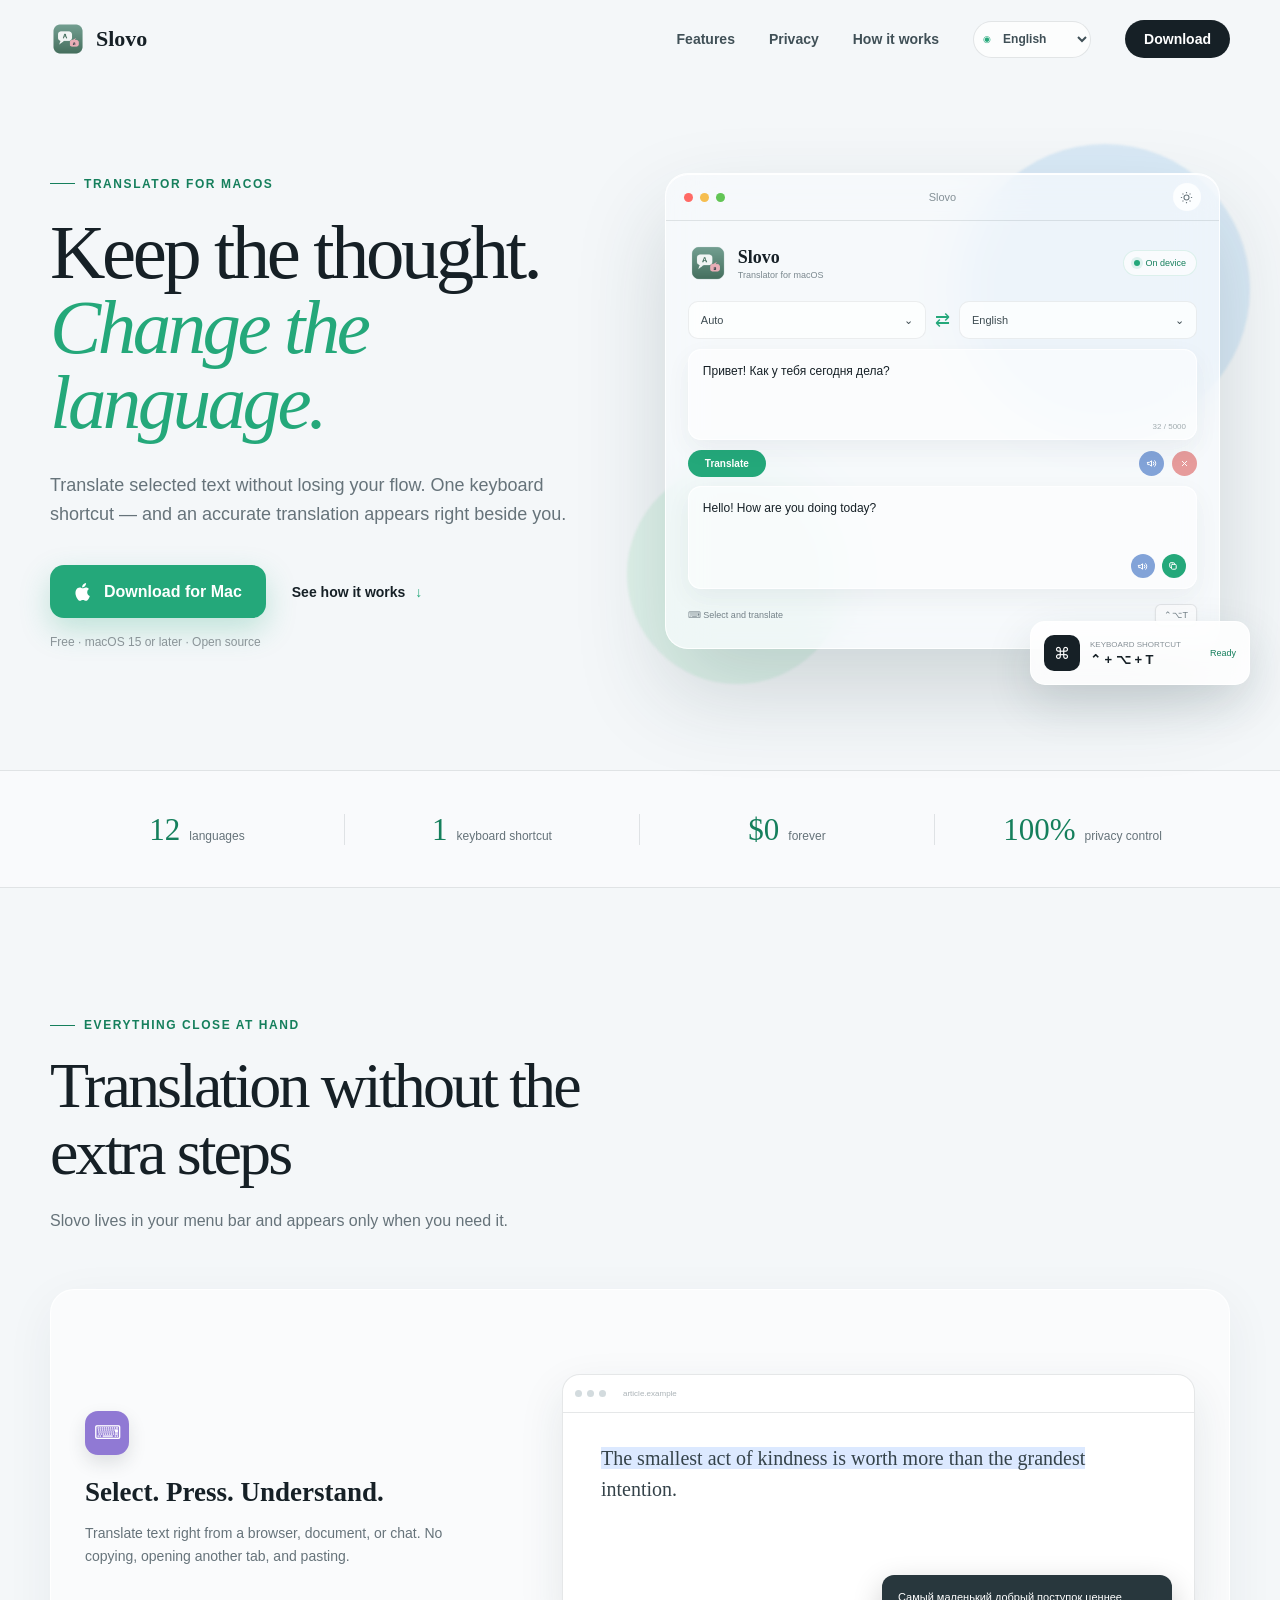
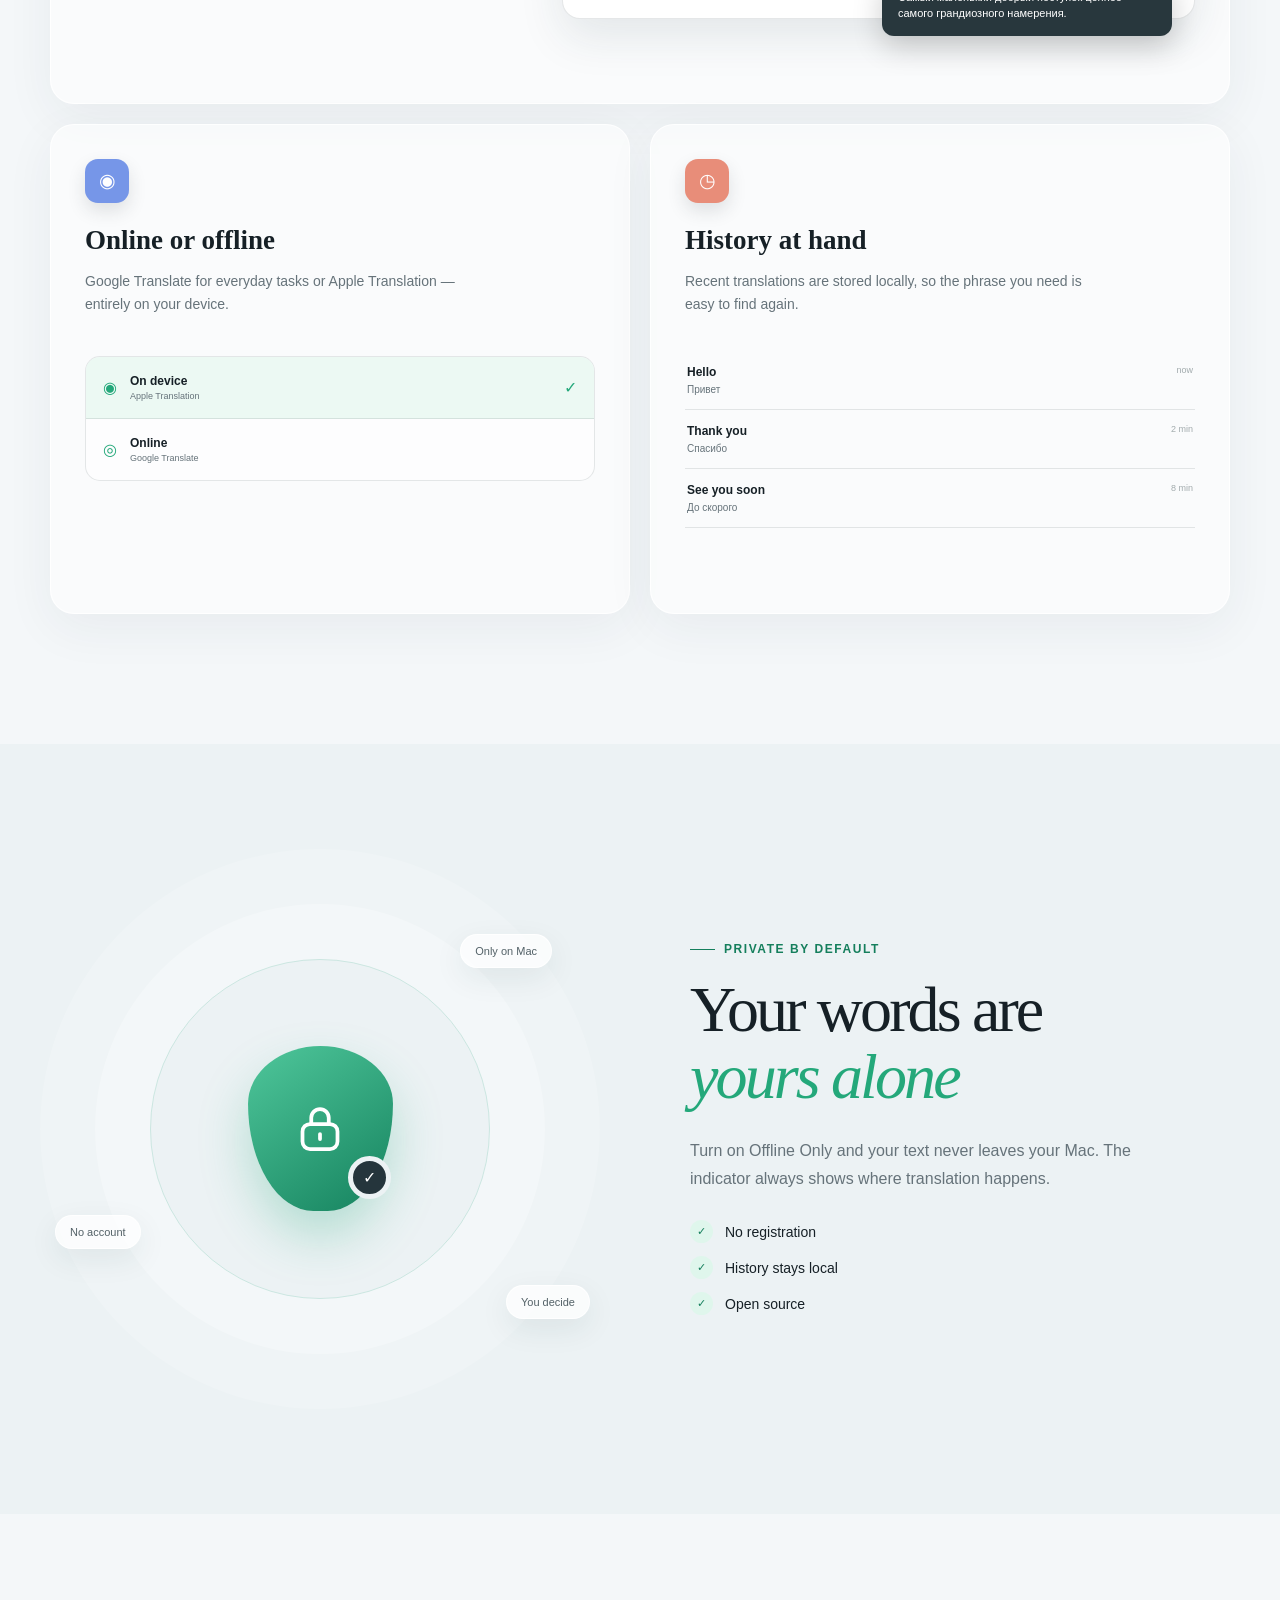
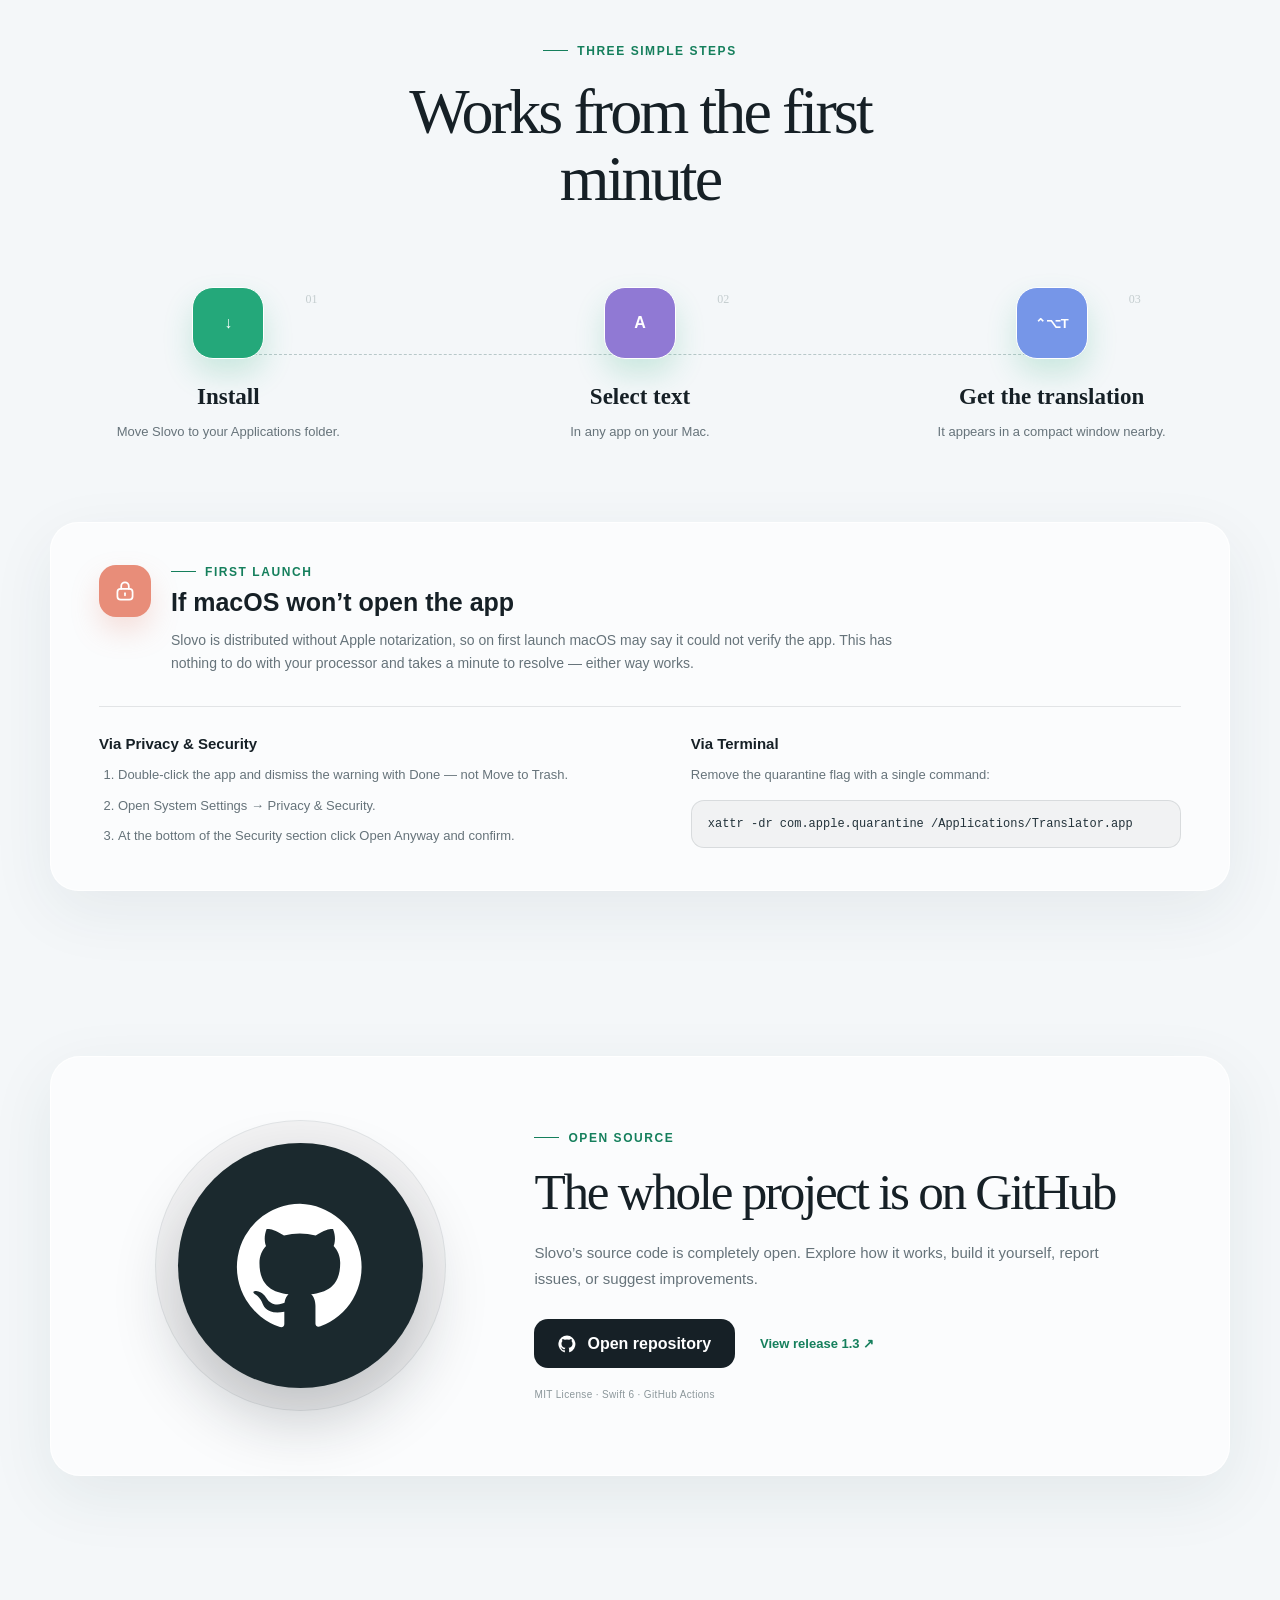
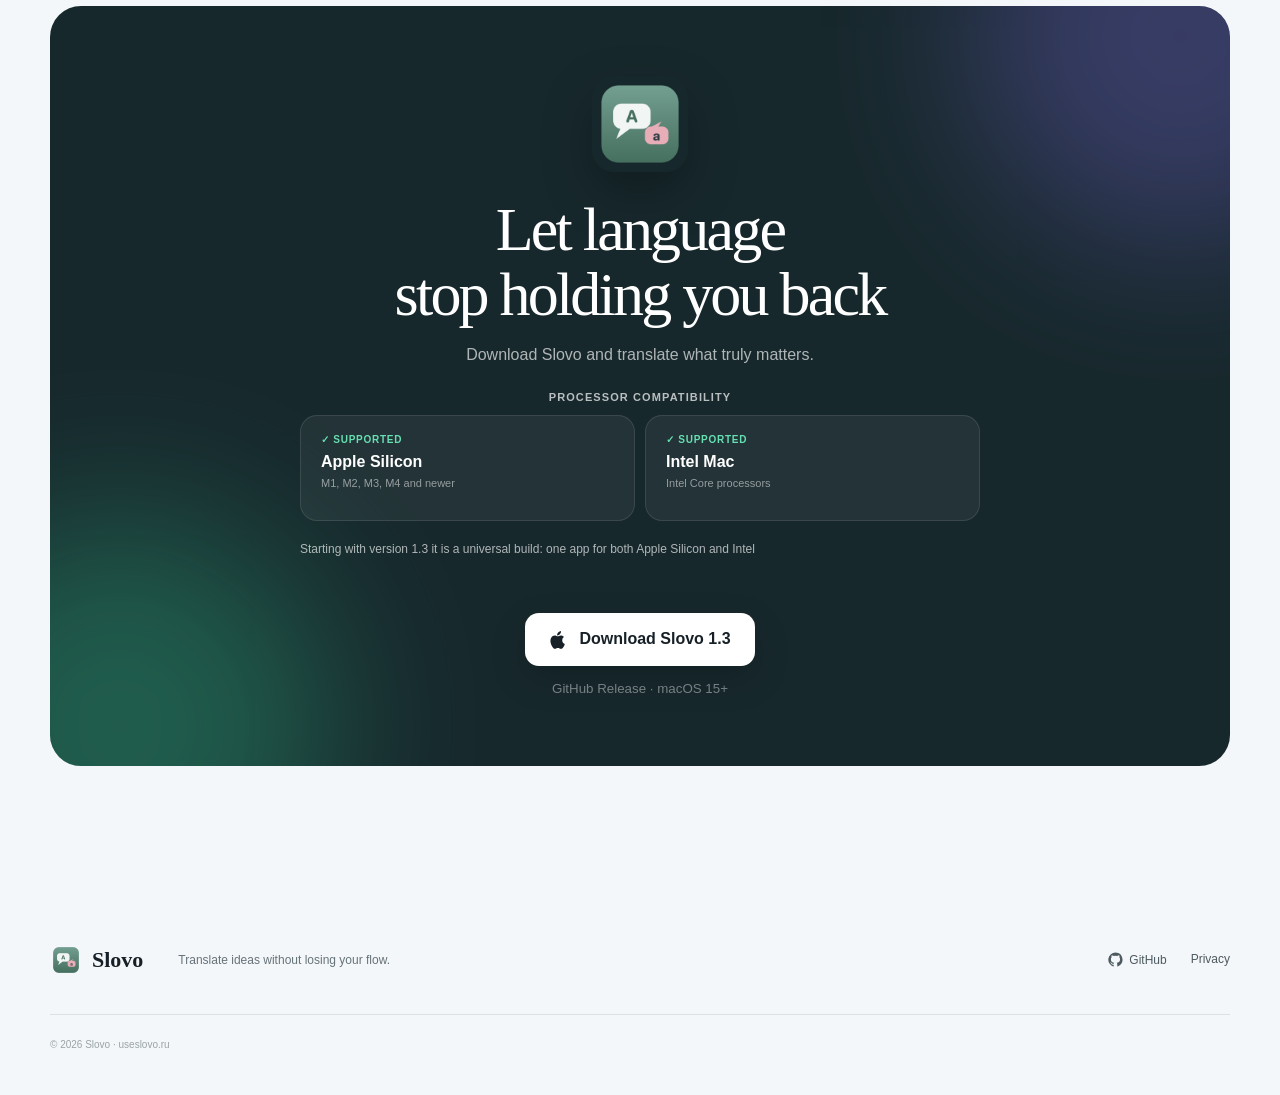
<file: website/index.html>
<!doctype html>
<html lang="en">
  <head>
    <meta charset="UTF-8" /><meta name="viewport" content="width=device-width, initial-scale=1" />
    <meta name="robots" content="index, follow" /><meta name="description" content="Slovo — a fast, private translator for macOS, available in 12 languages." />
    <link rel="canonical" href="https://useslovo.ru/" />
    <link rel="alternate" hreflang="ru" href="https://useslovo.ru/ru/" />
    <link rel="alternate" hreflang="en" href="https://useslovo.ru/en/" />
    <link rel="alternate" hreflang="es" href="https://useslovo.ru/es/" />
    <link rel="alternate" hreflang="de" href="https://useslovo.ru/de/" />
    <link rel="alternate" hreflang="fr" href="https://useslovo.ru/fr/" />
    <link rel="alternate" hreflang="it" href="https://useslovo.ru/it/" />
    <link rel="alternate" hreflang="pt" href="https://useslovo.ru/pt/" />
    <link rel="alternate" hreflang="zh" href="https://useslovo.ru/zh/" />
    <link rel="alternate" hreflang="ja" href="https://useslovo.ru/ja/" />
    <link rel="alternate" hreflang="ko" href="https://useslovo.ru/ko/" />
    <link rel="alternate" hreflang="tr" href="https://useslovo.ru/tr/" />
    <link rel="alternate" hreflang="uk" href="https://useslovo.ru/uk/" />
    <link rel="alternate" hreflang="x-default" href="https://useslovo.ru/" />
    <title>Slovo — translator for macOS</title>
    <link rel="icon" href="/favicon.ico" sizes="32x32" />
    <link rel="icon" href="/favicon.svg" type="image/svg+xml" />
    <link rel="apple-touch-icon" href="/apple-touch-icon.png" />
    <style>body{margin:0;min-height:100vh;display:grid;place-items:center;background:#f4f7f9;color:#162026;font-family:-apple-system,BlinkMacSystemFont,"Segoe UI",sans-serif}.card{width:min(620px,calc(100% - 40px));text-align:center}.card img{width:84px;border-radius:20px}.card h1{font:500 58px/1.05 Iowan Old Style,Baskerville,serif;margin:24px 0 12px}.card p{color:#66737a}.languages{margin-top:30px;display:flex;flex-wrap:wrap;justify-content:center;gap:9px}.languages a{padding:10px 14px;border:1px solid rgba(20,37,45,.12);border-radius:999px;color:inherit;text-decoration:none;background:#fff}.languages a:hover{border-color:#24a87a;color:#157f5c}</style>
    <script>!function(){var s=["ru","en","es","de","fr","it","pt","zh","ja","ko","tr","uk"],p='';try{p=localStorage.getItem('slovo-language')||''}catch(e){}var l=(p||navigator.languages&&navigator.languages[0]||navigator.language||'en').toLowerCase().split('-')[0];location.replace('./'+(s.includes(l)?l:'en')+'/'+location.hash)}();</script>
    
    <meta name="yandex-verification" content="1807da14736590f1" />
    <!-- Yandex Autoplacement 19757838 -->
<script src="https://yandex.ru/ads/system/context.js" async></script>
<script data-page-id="19757838" src="https://yandex.ru/ads/system/ap-loader.js" async></script>
    
  </head>
  <body><main class="card"><img src="assets/app-icon.png" alt="Slovo" /><h1>Slovo</h1><p>Choose your language · Выберите язык</p><nav class="languages" aria-label="Languages"><a href="./ru/" lang="ru">Русский</a><a href="./en/" lang="en">English</a><a href="./es/" lang="es">Español</a><a href="./de/" lang="de">Deutsch</a><a href="./fr/" lang="fr">Français</a><a href="./it/" lang="it">Italiano</a><a href="./pt/" lang="pt">Português</a><a href="./zh/" lang="zh">中文</a><a href="./ja/" lang="ja">日本語</a><a href="./ko/" lang="ko">한국어</a><a href="./tr/" lang="tr">Türkçe</a><a href="./uk/" lang="uk">Українська</a></nav></main></body>
</html>
</file>
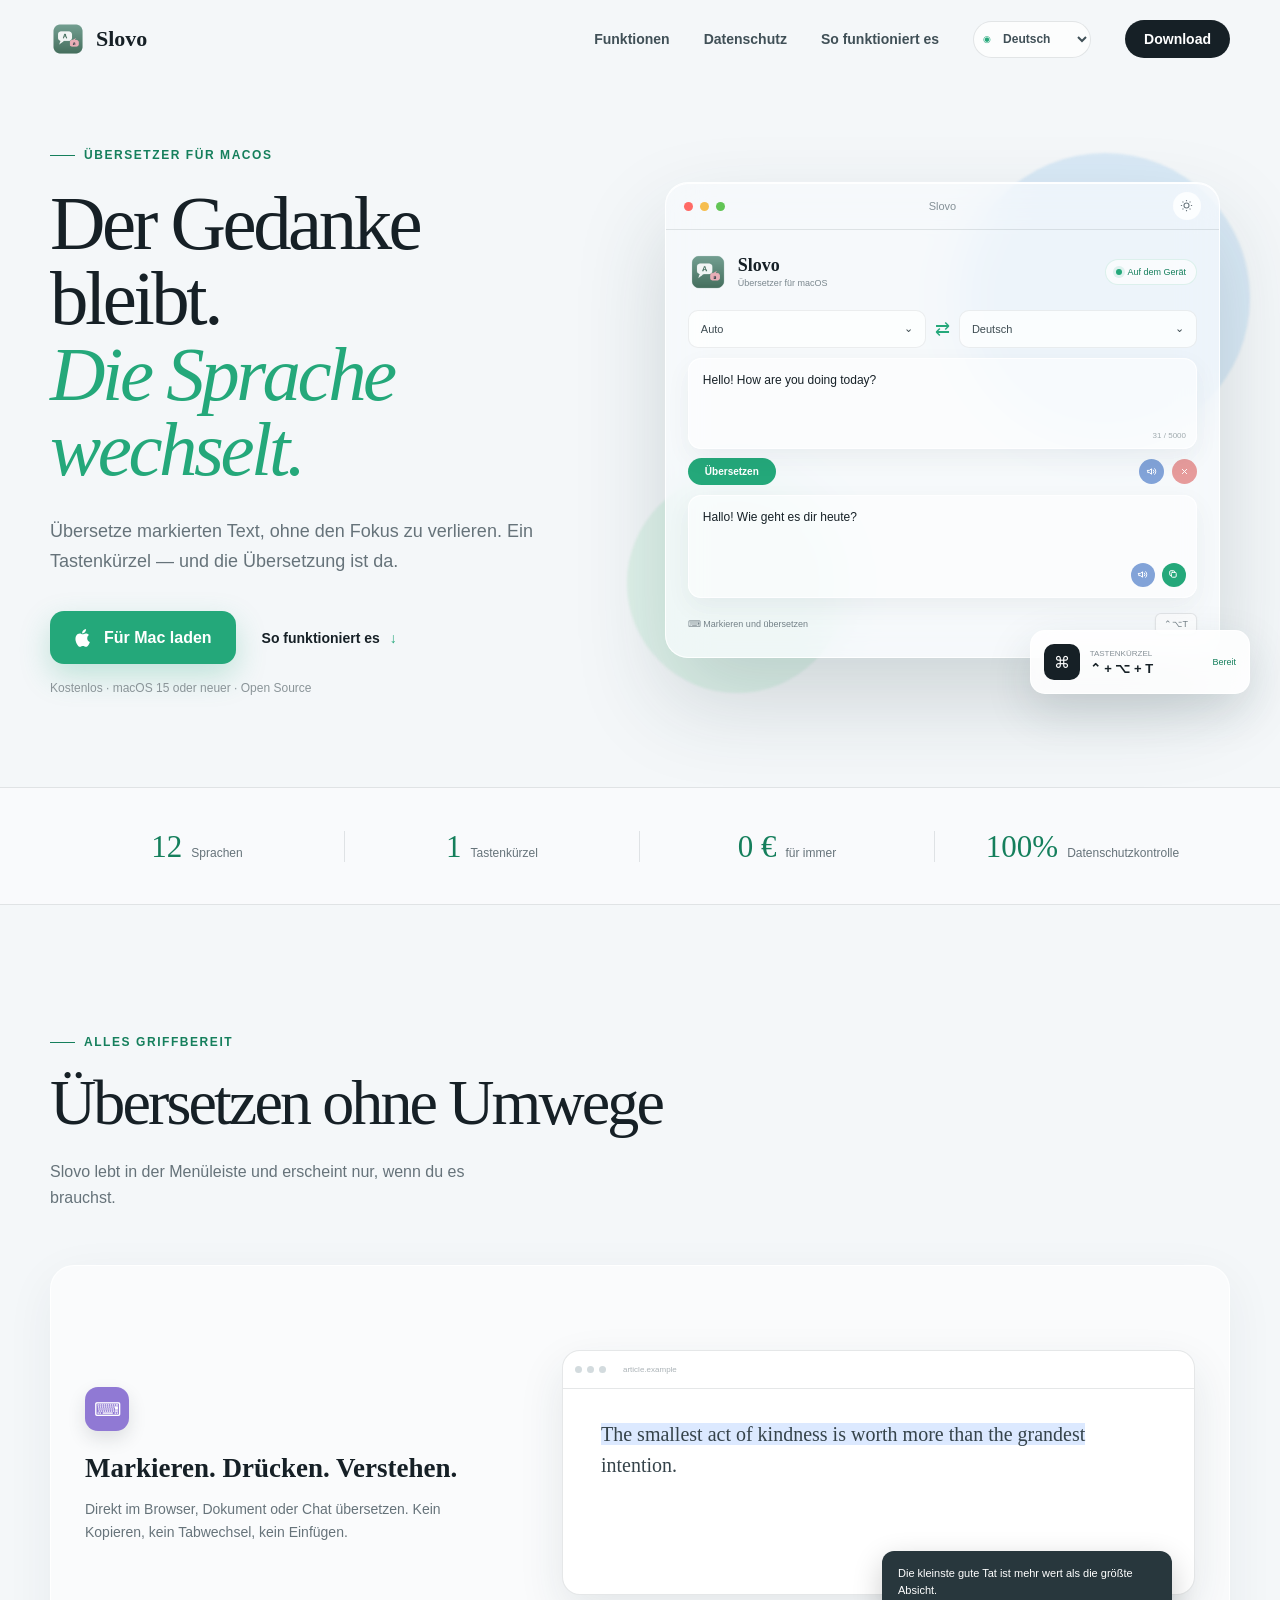
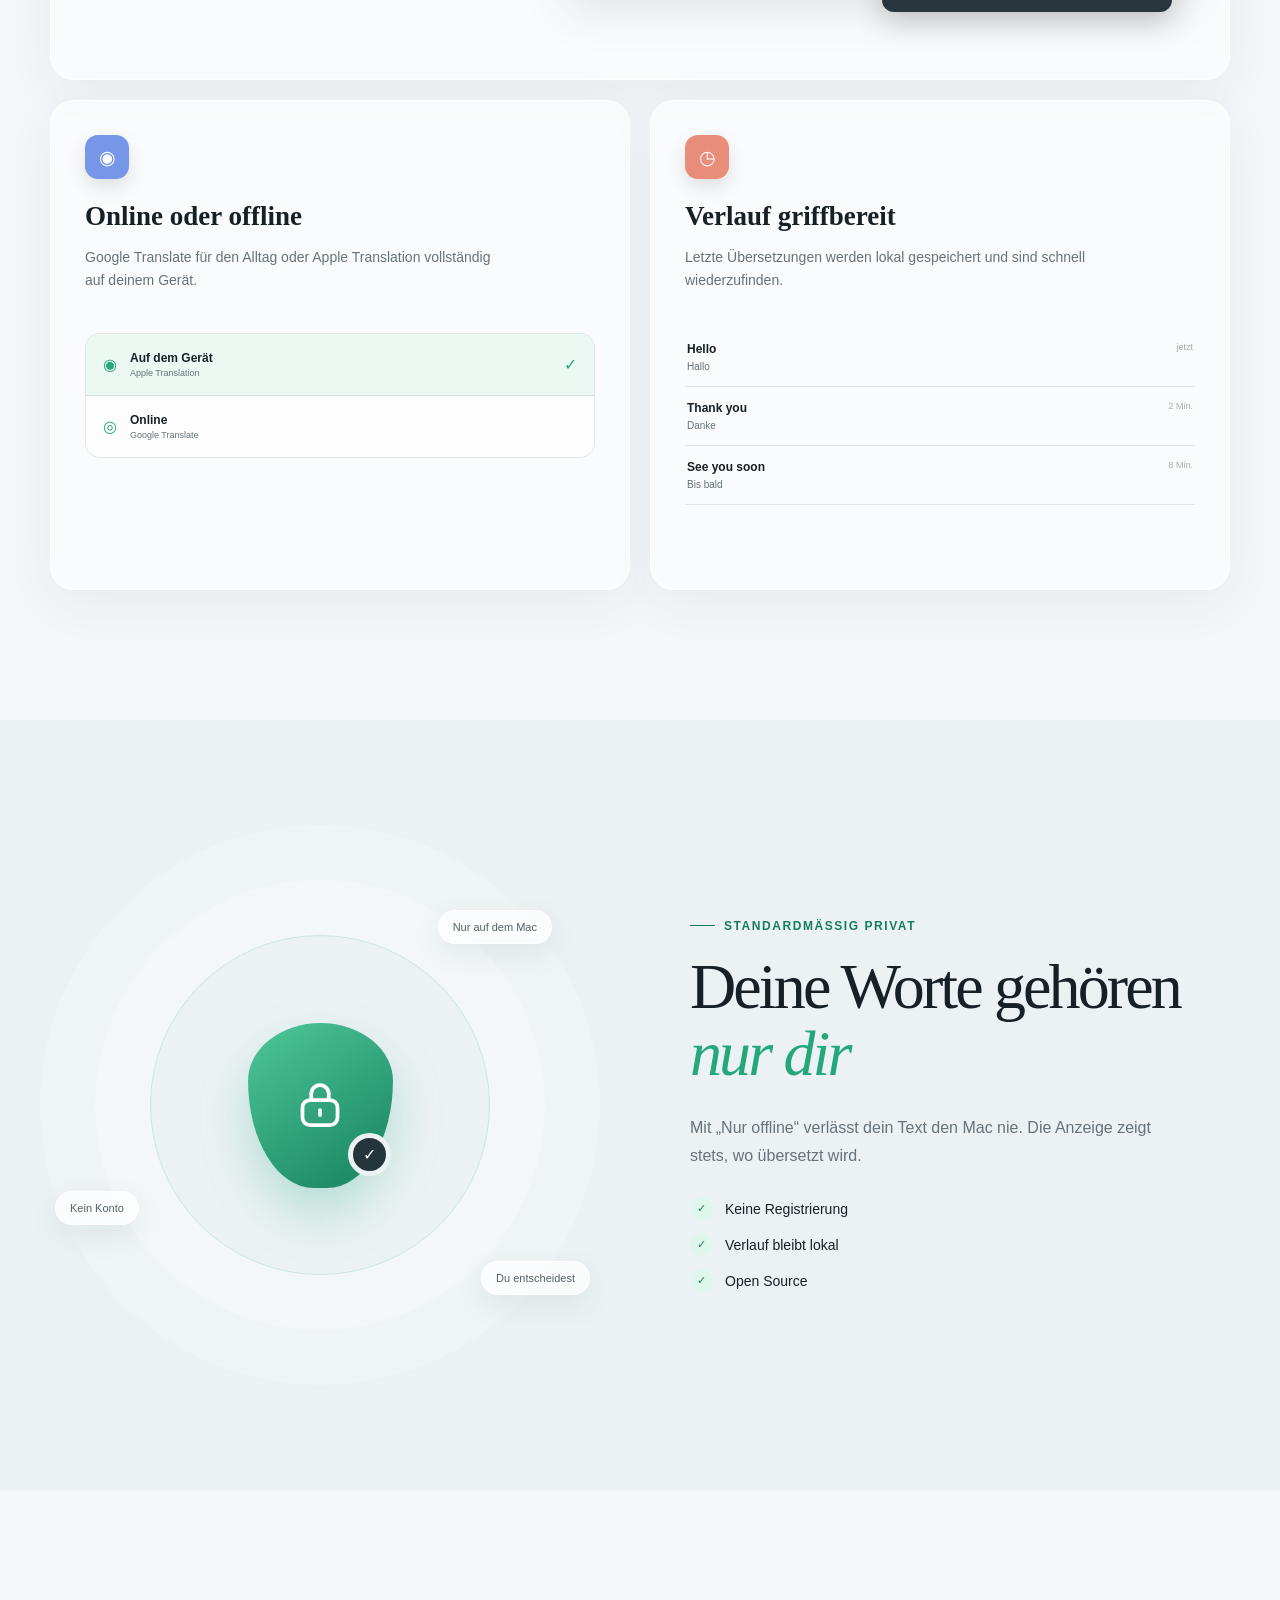
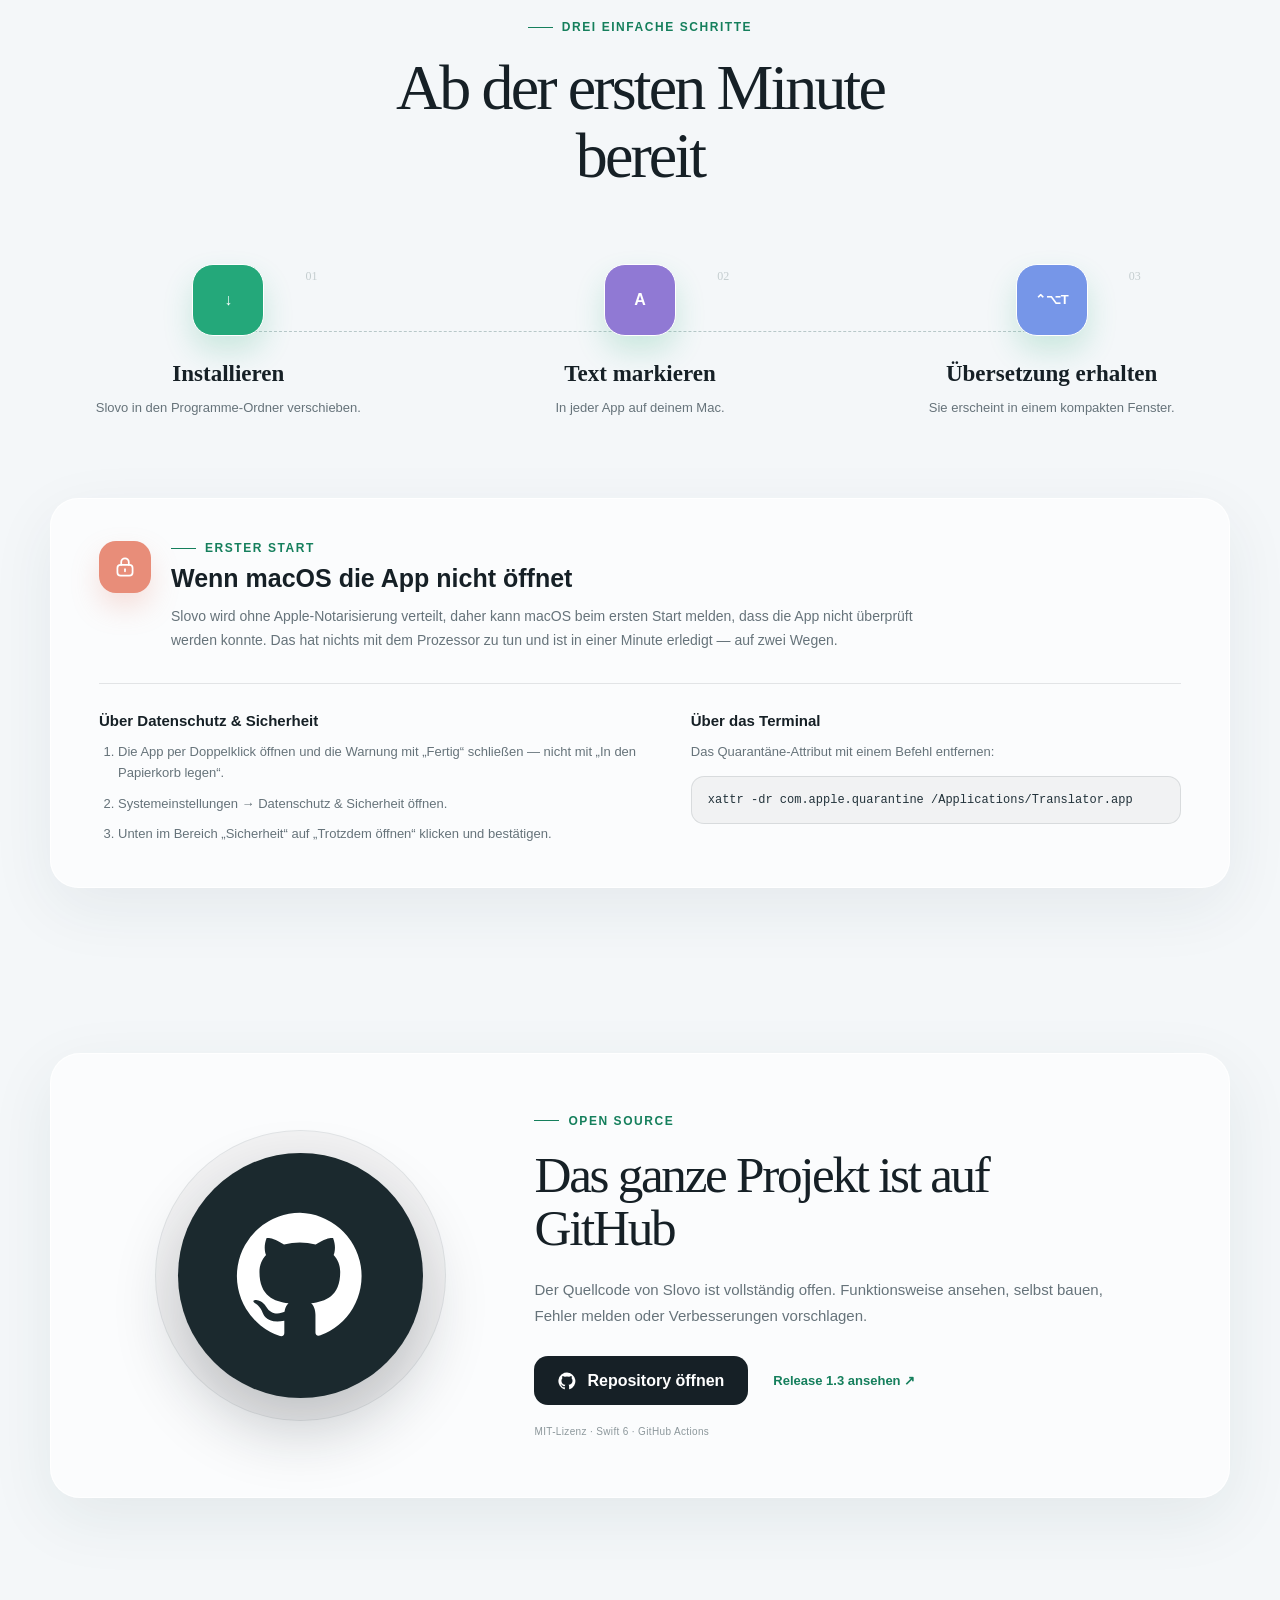
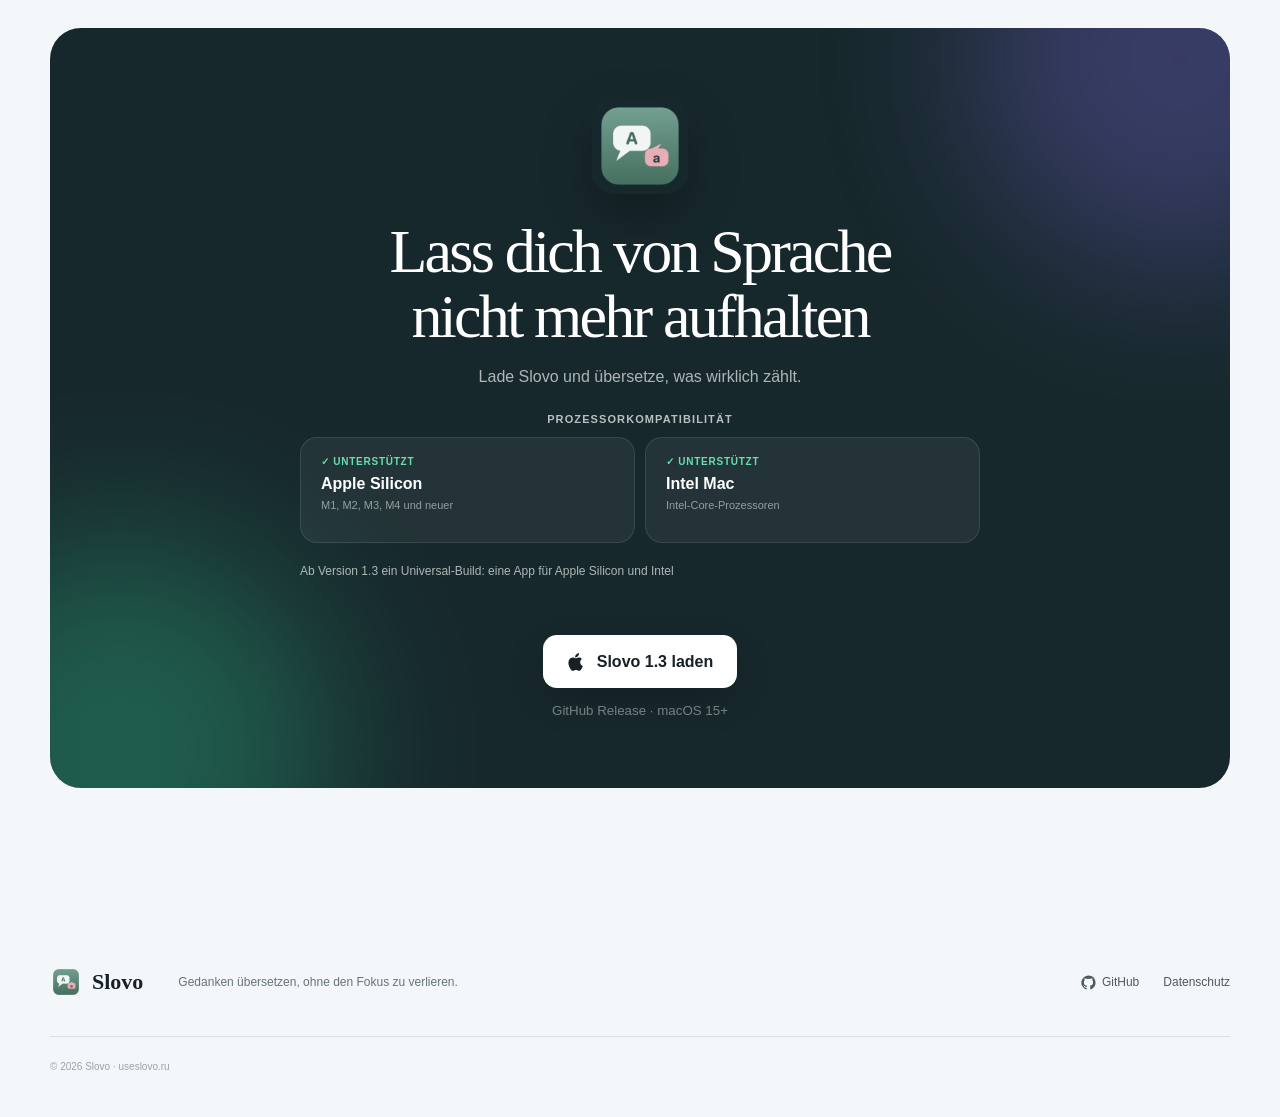
<file: website/de/index.html>
<!doctype html>
<html lang="de">
  <head>
    <meta charset="UTF-8" />
    <meta name="viewport" content="width=device-width, initial-scale=1" />
    <meta name="theme-color" content="#eef4f8" />
    <meta name="robots" content="index, follow, max-image-preview:large, max-snippet:-1, max-video-preview:-1" />
    <meta name="description" content="Schneller, privater Übersetzer für macOS. Markierten Text per Tastenkürzel online oder direkt auf dem Gerät übersetzen." />
    <meta name="application-name" content="Slovo" />
    <link rel="canonical" href="https://useslovo.ru/de/" />
    <link rel="alternate" hreflang="ru" href="https://useslovo.ru/ru/" />
    <link rel="alternate" hreflang="en" href="https://useslovo.ru/en/" />
    <link rel="alternate" hreflang="es" href="https://useslovo.ru/es/" />
    <link rel="alternate" hreflang="de" href="https://useslovo.ru/de/" />
    <link rel="alternate" hreflang="fr" href="https://useslovo.ru/fr/" />
    <link rel="alternate" hreflang="it" href="https://useslovo.ru/it/" />
    <link rel="alternate" hreflang="pt" href="https://useslovo.ru/pt/" />
    <link rel="alternate" hreflang="zh" href="https://useslovo.ru/zh/" />
    <link rel="alternate" hreflang="ja" href="https://useslovo.ru/ja/" />
    <link rel="alternate" hreflang="ko" href="https://useslovo.ru/ko/" />
    <link rel="alternate" hreflang="tr" href="https://useslovo.ru/tr/" />
    <link rel="alternate" hreflang="uk" href="https://useslovo.ru/uk/" />
    <link rel="alternate" hreflang="x-default" href="https://useslovo.ru/" />
    <meta property="og:title" content="Slovo — kostenloser Übersetzer für macOS" />
    <meta property="og:description" content="Schneller, privater Übersetzer für macOS. Markierten Text per Tastenkürzel online oder direkt auf dem Gerät übersetzen." />
    <meta property="og:type" content="website" />
    <meta property="og:url" content="https://useslovo.ru/de/" />
    <meta property="og:image" content="https://useslovo.ru/assets/app-icon.png" />
    <meta property="og:image:width" content="512" />
    <meta property="og:image:height" content="512" />
    <meta property="og:locale" content="de_DE" />
    <meta property="og:locale:alternate" content="ru_RU" />
    <meta property="og:locale:alternate" content="en_US" />
    <meta property="og:locale:alternate" content="es_ES" />
    <meta property="og:locale:alternate" content="fr_FR" />
    <meta property="og:locale:alternate" content="it_IT" />
    <meta property="og:locale:alternate" content="pt_BR" />
    <meta property="og:locale:alternate" content="zh_CN" />
    <meta property="og:locale:alternate" content="ja_JP" />
    <meta property="og:locale:alternate" content="ko_KR" />
    <meta property="og:locale:alternate" content="tr_TR" />
    <meta property="og:locale:alternate" content="uk_UA" />
    <meta name="twitter:card" content="summary" />
    <meta name="twitter:title" content="Slovo — kostenloser Übersetzer für macOS" />
    <meta name="twitter:description" content="Schneller, privater Übersetzer für macOS. Markierten Text per Tastenkürzel online oder direkt auf dem Gerät übersetzen." />
    <meta name="twitter:image" content="https://useslovo.ru/assets/app-icon.png" />
    <title>Slovo — kostenloser Übersetzer für macOS</title>
    <link rel="icon" href="/favicon.ico" sizes="32x32" />
    <link rel="icon" href="/favicon.svg" type="image/svg+xml" />
    <link rel="apple-touch-icon" href="/apple-touch-icon.png" />
    <link rel="stylesheet" href="../styles.css?v=2026-08-05-1" />
    <script type="application/ld+json">{"@context":"https://schema.org","@type":"SoftwareApplication","name":"Slovo","alternateName":"Слово","url":"https://useslovo.ru/de/","description":"Schneller, privater Übersetzer für macOS. Markierten Text per Tastenkürzel online oder direkt auf dem Gerät übersetzen.","applicationCategory":"UtilitiesApplication","operatingSystem":"macOS 15 or later","processorRequirements":"Universal binary: Apple Silicon (arm64), M1 or newer, and Intel Macs (x86_64).","inLanguage":"de","image":"https://useslovo.ru/assets/app-icon.png","downloadUrl":"https://github.com/Dosash/Translator-for-macOS/releases/latest/download/Translator.dmg","softwareVersion":"1.3","offers":{"@type":"Offer","price":"0","priceCurrency":"USD"},"license":"https://opensource.org/license/mit"}</script>
    <script src="../script.js?v=2026-08-05-1" defer></script>
  </head>
  <body data-language="de">
    <a class="skip-link" href="#main">Zum Inhalt springen</a>

    <header class="site-header" data-header>
      <div class="shell header-inner">
        <a class="brand" href="#top" aria-label="Slovo — Startseite"><img src="../assets/app-icon.png" width="36" height="36" alt="" /><span>Slovo</span></a>
        <button class="menu-button" type="button" aria-label="Menü öffnen" aria-expanded="false" data-menu-button><span></span><span></span></button>
        <nav class="nav" aria-label="Funktionen" data-nav>
          <a href="#features">Funktionen</a><a href="#privacy">Datenschutz</a><a href="#how-it-works">So funktioniert es</a>
          <label class="language-select"><span class="sr-only">Sprache wählen</span><select data-language-select aria-label="Sprache wählen"><option value="ru">Русский</option><option value="en">English</option><option value="es">Español</option><option value="de" selected>Deutsch</option><option value="fr">Français</option><option value="it">Italiano</option><option value="pt">Português</option><option value="zh">中文</option><option value="ja">日本語</option><option value="ko">한국어</option><option value="tr">Türkçe</option><option value="uk">Українська</option></select></label>
          <a class="nav-download" href="#download">Download</a>
        </nav>
      </div>
    </header>

    <main id="main">
      <section class="hero shell" id="top">
        <div class="hero-copy reveal">
          <div class="eyebrow"><span></span> Übersetzer für macOS</div>
          <h1>Der Gedanke bleibt.<br /><em>Die Sprache wechselt.</em></h1>
          <p class="hero-lead">Übersetze markierten Text, ohne den Fokus zu verlieren. Ein Tastenkürzel — und die Übersetzung ist da.</p>
          <div class="hero-actions">
            <a class="button button-primary" href="#download"><svg viewBox="0 0 24 24" aria-hidden="true"><path d="M16.7 12.9c0-2.6 2.1-3.9 2.2-4-1.2-1.8-3.1-2-3.8-2-1.6-.2-3.2 1-4 1-.9 0-2.3-1-3.7-1-1.9 0-3.6 1.1-4.6 2.8-2 3.4-.5 8.5 1.4 11.3.9 1.4 2 2.9 3.5 2.8 1.4-.1 2-1 3.7-1s2.2 1 3.7 1c1.5 0 2.5-1.4 3.4-2.8 1.1-1.6 1.5-3.2 1.5-3.3-.1 0-3.3-1.3-3.3-4.8ZM14 5.2c.8-1 1.4-2.4 1.2-3.8-1.2.1-2.7.8-3.6 1.8-.8.9-1.5 2.3-1.3 3.7 1.4.1 2.8-.7 3.7-1.7Z"/></svg>Für Mac laden</a>
            <a class="text-link" href="#how-it-works">So funktioniert es <span>↓</span></a>
          </div>
          <p class="hero-note">Kostenlos · macOS 15 oder neuer · Open Source</p>
        </div>

        <div class="hero-visual reveal" data-delay="1" aria-label="Übersetzer für macOS">
          <div class="orb orb-one"></div><div class="orb orb-two"></div>
          <div class="mac-window">
            <div class="window-topbar"><div class="traffic"><i></i><i></i><i></i></div><span>Slovo</span><button class="theme-button" type="button" aria-label="Vorschauthema ändern" aria-pressed="false" data-theme-button><svg viewBox="0 0 24 24" aria-hidden="true"><path d="M12 3v2m0 14v2M3 12h2m14 0h2M5.64 5.64l1.42 1.42m9.88 9.88 1.42 1.42m0-12.72-1.42 1.42M7.06 16.94l-1.42 1.42M16 12a4 4 0 1 1-8 0 4 4 0 0 1 8 0Z"/></svg></button></div>
            <div class="translator-card">
              <div class="app-heading"><div class="mini-brand"><img src="../assets/app-icon.png" width="40" height="40" alt="" /><div><strong>Slovo</strong><small>Übersetzer für macOS</small></div></div><span class="privacy-pill"><i></i>Auf dem Gerät</span></div>
              <div class="language-row"><button type="button">Auto <span>⌄</span></button><span class="swap" aria-hidden="true">⇄</span><button type="button">Deutsch <span>⌄</span></button></div>
              <div class="translation-box source-box"><span>Hello! How are you doing today?</span><small>31 / 5000</small></div>
              <div class="translate-row"><button type="button">Übersetzen</button><span class="mock-icon mock-speaker"><svg viewBox="0 0 24 24" aria-hidden="true"><path d="M5 10v4h3l4 3V7l-4 3H5Z"/><path d="M15.5 9.2a4 4 0 0 1 0 5.6"/><path d="M18 6.8a7.4 7.4 0 0 1 0 10.4"/></svg></span><span class="mock-icon mock-clear"><svg viewBox="0 0 24 24" aria-hidden="true"><path d="m8 8 8 8M16 8l-8 8"/></svg></span></div>
              <div class="translation-box result-box"><span>Hallo! Wie geht es dir heute?</span><div class="result-actions"><span class="mock-icon mock-speaker"><svg viewBox="0 0 24 24" aria-hidden="true"><path d="M5 10v4h3l4 3V7l-4 3H5Z"/><path d="M15.5 9.2a4 4 0 0 1 0 5.6"/><path d="M18 6.8a7.4 7.4 0 0 1 0 10.4"/></svg></span><span class="mock-icon mock-copy"><svg viewBox="0 0 24 24" aria-hidden="true"><rect x="8" y="8" width="9" height="9" rx="2"/><path d="M14 8V7a2 2 0 0 0-2-2H7a2 2 0 0 0-2 2v5a2 2 0 0 0 2 2h1"/></svg></span></div></div>
              <div class="app-footer"><span>⌨ Markieren und übersetzen</span><kbd>⌃⌥T</kbd></div>
            </div>
          </div>
          <div class="hotkey-card"><div class="hotkey-icon">⌘</div><div><small>Tastenkürzel</small><strong>⌃ + ⌥ + T</strong></div><span>Bereit</span></div>
        </div>
      </section>

      <section class="trust-strip" aria-label="Alles griffbereit"><div class="shell trust-grid"><div><strong>12</strong><span>Sprachen</span></div><div><strong>1</strong><span>Tastenkürzel</span></div><div><strong>0 €</strong><span>für immer</span></div><div><strong>100%</strong><span>Datenschutzkontrolle</span></div></div></section>

      <section class="section shell" id="features">
        <div class="section-heading reveal"><div class="eyebrow"><span></span> Alles griffbereit</div><h2>Übersetzen ohne Umwege</h2><p>Slovo lebt in der Menüleiste und erscheint nur, wenn du es brauchst.</p></div>
        <div class="feature-grid">
          <article class="feature-card feature-wide reveal"><div class="feature-copy"><div class="feature-icon lilac">⌨</div><h3>Markieren. Drücken. Verstehen.</h3><p>Direkt im Browser, Dokument oder Chat übersetzen. Kein Kopieren, kein Tabwechsel, kein Einfügen.</p></div><div class="selection-demo"><div class="browser-bar"><i></i><i></i><i></i><span>article.example</span></div><p>The smallest act of kindness is worth more than the grandest intention.</p><div class="selection-popover">Die kleinste gute Tat ist mehr wert als die größte Absicht.</div></div></article>
          <article class="feature-card reveal" data-delay="1"><div class="feature-icon blue">◉</div><h3>Online oder offline</h3><p>Google Translate für den Alltag oder Apple Translation vollständig auf deinem Gerät.</p><div class="engine-toggle"><div class="active"><span>◉</span><div><strong>Auf dem Gerät</strong><small>Apple Translation</small></div><i>✓</i></div><div><span>◎</span><div><strong>Online</strong><small>Google Translate</small></div></div></div></article>
          <article class="feature-card reveal" data-delay="2"><div class="feature-icon coral">◷</div><h3>Verlauf griffbereit</h3><p>Letzte Übersetzungen werden lokal gespeichert und sind schnell wiederzufinden.</p><div class="history-list"><div><span><b>Hello</b><small>Hallo</small></span><time>jetzt</time></div><div><span><b>Thank you</b><small>Danke</small></span><time>2 Min.</time></div><div><span><b>See you soon</b><small>Bis bald</small></span><time>8 Min.</time></div></div></article>
        </div>
      </section>

      <section class="section privacy-section" id="privacy"><div class="shell privacy-layout">
        <div class="privacy-visual reveal"><div class="shield-rings"><div class="shield"><svg viewBox="0 0 24 24" aria-hidden="true"><rect x="5" y="10" width="14" height="10" rx="3"/><path d="M8.5 10V7.5a3.5 3.5 0 0 1 7 0V10"/><path d="M12 14v2"/></svg><span>✓</span></div></div><span class="privacy-label label-local">Nur auf dem Mac</span><span class="privacy-label label-control">Du entscheidest</span><span class="privacy-label label-private">Kein Konto</span></div>
        <div class="privacy-copy reveal" data-delay="1"><div class="eyebrow"><span></span> Standardmäßig privat</div><h2>Deine Worte gehören<br /><em>nur dir</em></h2><p>Mit „Nur offline“ verlässt dein Text den Mac nie. Die Anzeige zeigt stets, wo übersetzt wird.</p><ul><li><span>✓</span>Keine Registrierung</li><li><span>✓</span>Verlauf bleibt lokal</li><li><span>✓</span>Open Source</li></ul></div>
      </div></section>

      <section class="section shell how" id="how-it-works"><div class="section-heading centered reveal"><div class="eyebrow"><span></span> Drei einfache Schritte</div><h2>Ab der ersten Minute bereit</h2></div><ol class="steps"><li class="reveal"><span class="step-number">01</span><div class="step-icon">↓</div><h3>Installieren</h3><p>Slovo in den Programme-Ordner verschieben.</p></li><li class="reveal" data-delay="1"><span class="step-number">02</span><div class="step-icon">A</div><h3>Text markieren</h3><p>In jeder App auf deinem Mac.</p></li><li class="reveal" data-delay="2"><span class="step-number">03</span><div class="step-icon">⌃⌥T</div><h3>Übersetzung erhalten</h3><p>Sie erscheint in einem kompakten Fenster.</p></li></ol><div class="gatekeeper reveal"><div class="gatekeeper-intro"><span class="gatekeeper-mark" aria-hidden="true"><svg viewBox="0 0 24 24" aria-hidden="true"><rect x="5" y="10" width="14" height="10" rx="3"/><path d="M8.5 10V7.5a3.5 3.5 0 0 1 7 0V10"/><path d="M12 14v2"/></svg></span><div><div class="eyebrow"><span></span> Erster Start</div><h3>Wenn macOS die App nicht öffnet</h3><p>Slovo wird ohne Apple-Notarisierung verteilt, daher kann macOS beim ersten Start melden, dass die App nicht überprüft werden konnte. Das hat nichts mit dem Prozessor zu tun und ist in einer Minute erledigt — auf zwei Wegen.</p></div></div><div class="gatekeeper-methods"><div class="gatekeeper-method"><strong>Über Datenschutz &amp; Sicherheit</strong><ol><li>Die App per Doppelklick öffnen und die Warnung mit „Fertig“ schließen — nicht mit „In den Papierkorb legen“.</li><li>Systemeinstellungen → Datenschutz &amp; Sicherheit öffnen.</li><li>Unten im Bereich „Sicherheit“ auf „Trotzdem öffnen“ klicken und bestätigen.</li></ol></div><div class="gatekeeper-method"><strong>Über das Terminal</strong><p>Das Quarantäne-Attribut mit einem Befehl entfernen:</p><code>xattr -dr com.apple.quarantine /Applications/Translator.app</code></div></div></div></section>

      <section class="section github-section" id="open-source"><div class="shell github-card reveal"><div class="github-mark"><svg class="" viewBox="0 0 24 24" aria-hidden="true"><path d="M12 .7a11.5 11.5 0 0 0-3.64 22.4c.58.1.79-.25.79-.56v-2.23c-3.22.7-3.9-1.37-3.9-1.37-.52-1.34-1.28-1.7-1.28-1.7-1.05-.72.08-.7.08-.7 1.16.08 1.77 1.19 1.77 1.19 1.03 1.77 2.7 1.26 3.36.96.1-.75.4-1.26.73-1.55-2.57-.3-5.28-1.29-5.28-5.69 0-1.26.45-2.29 1.19-3.1-.12-.3-.52-1.47.11-3.06 0 0 .97-.31 3.16 1.18a10.98 10.98 0 0 1 5.76 0c2.19-1.49 3.16-1.18 3.16-1.18.63 1.59.23 2.76.11 3.06.74.81 1.19 1.84 1.19 3.1 0 4.42-2.71 5.39-5.29 5.68.42.36.79 1.06.79 2.14v3.18c0 .31.21.67.8.56A11.5 11.5 0 0 0 12 .7Z"/></svg></div><div class="github-copy"><div class="eyebrow"><span></span> Open Source</div><h2>Das ganze Projekt ist auf GitHub</h2><p>Der Quellcode von Slovo ist vollständig offen. Funktionsweise ansehen, selbst bauen, Fehler melden oder Verbesserungen vorschlagen.</p><div class="github-actions"><a class="button github-primary" href="https://github.com/Dosash/Translator-for-macOS" target="_blank" rel="noreferrer"><svg class="button-github-icon" viewBox="0 0 24 24" aria-hidden="true"><path d="M12 .7a11.5 11.5 0 0 0-3.64 22.4c.58.1.79-.25.79-.56v-2.23c-3.22.7-3.9-1.37-3.9-1.37-.52-1.34-1.28-1.7-1.28-1.7-1.05-.72.08-.7.08-.7 1.16.08 1.77 1.19 1.77 1.19 1.03 1.77 2.7 1.26 3.36.96.1-.75.4-1.26.73-1.55-2.57-.3-5.28-1.29-5.28-5.69 0-1.26.45-2.29 1.19-3.1-.12-.3-.52-1.47.11-3.06 0 0 .97-.31 3.16 1.18a10.98 10.98 0 0 1 5.76 0c2.19-1.49 3.16-1.18 3.16-1.18.63 1.59.23 2.76.11 3.06.74.81 1.19 1.84 1.19 3.1 0 4.42-2.71 5.39-5.29 5.68.42.36.79 1.06.79 2.14v3.18c0 .31.21.67.8.56A11.5 11.5 0 0 0 12 .7Z"/></svg>Repository öffnen</a><a class="github-release-link" href="https://github.com/Dosash/Translator-for-macOS/releases/latest" target="_blank" rel="noreferrer">Release 1.3 ansehen ↗</a></div><small>MIT-Lizenz · Swift 6 · GitHub Actions</small></div></div></section>

      <section class="section shell download-section" id="download"><div class="download-card reveal"><div class="download-glow glow-left"></div><div class="download-glow glow-right"></div><img src="../assets/app-icon.png" width="96" height="96" alt="Slovo" /><h2>Lass dich von Sprache<br />nicht mehr aufhalten</h2><p>Lade Slovo und übersetze, was wirklich zählt.</p><div class="compatibility" aria-label="Prozessorkompatibilität"><strong class="compatibility-title">Prozessorkompatibilität</strong><div class="compatibility-grid"><div class="compatibility-item compatibility-supported"><span class="compatibility-status">✓ Unterstützt</span><strong>Apple Silicon</strong><small>M1, M2, M3, M4 und neuer</small></div><div class="compatibility-item compatibility-supported"><span class="compatibility-status">✓ Unterstützt</span><strong>Intel Mac</strong><small>Intel-Core-Prozessoren</small></div></div><p class="compatibility-note">Ab Version 1.3 ein Universal-Build: eine App für Apple Silicon und Intel</p></div><a class="button button-light" href="https://github.com/Dosash/Translator-for-macOS/releases/latest/download/Translator.dmg"><svg viewBox="0 0 24 24" aria-hidden="true"><path d="M16.7 12.9c0-2.6 2.1-3.9 2.2-4-1.2-1.8-3.1-2-3.8-2-1.6-.2-3.2 1-4 1-.9 0-2.3-1-3.7-1-1.9 0-3.6 1.1-4.6 2.8-2 3.4-.5 8.5 1.4 11.3.9 1.4 2 2.9 3.5 2.8 1.4-.1 2-1 3.7-1s2.2 1 3.7 1c1.5 0 2.5-1.4 3.4-2.8 1.1-1.6 1.5-3.2 1.5-3.3-.1 0-3.3-1.3-3.3-4.8ZM14 5.2c.8-1 1.4-2.4 1.2-3.8-1.2.1-2.7.8-3.6 1.8-.8.9-1.5 2.3-1.3 3.7 1.4.1 2.8-.7 3.7-1.7Z"/></svg>Slovo 1.3 laden</a><small class="download-meta">GitHub Release · macOS 15+</small></div></section>
    </main>

    <footer class="footer"><div class="shell footer-inner"><a class="brand" href="#top"><img src="../assets/app-icon.png" width="32" height="32" alt="" /><span>Slovo</span></a><p>Gedanken übersetzen, ohne den Fokus zu verlieren.</p><div class="footer-links"><a class="footer-github" href="https://github.com/Dosash/Translator-for-macOS" target="_blank" rel="noreferrer"><svg class="footer-github-icon" viewBox="0 0 24 24" aria-hidden="true"><path d="M12 .7a11.5 11.5 0 0 0-3.64 22.4c.58.1.79-.25.79-.56v-2.23c-3.22.7-3.9-1.37-3.9-1.37-.52-1.34-1.28-1.7-1.28-1.7-1.05-.72.08-.7.08-.7 1.16.08 1.77 1.19 1.77 1.19 1.03 1.77 2.7 1.26 3.36.96.1-.75.4-1.26.73-1.55-2.57-.3-5.28-1.29-5.28-5.69 0-1.26.45-2.29 1.19-3.1-.12-.3-.52-1.47.11-3.06 0 0 .97-.31 3.16 1.18a10.98 10.98 0 0 1 5.76 0c2.19-1.49 3.16-1.18 3.16-1.18.63 1.59.23 2.76.11 3.06.74.81 1.19 1.84 1.19 3.1 0 4.42-2.71 5.39-5.29 5.68.42.36.79 1.06.79 2.14v3.18c0 .31.21.67.8.56A11.5 11.5 0 0 0 12 .7Z"/></svg>GitHub</a><a href="#privacy">Datenschutz</a></div><span class="copyright">© 2026 Slovo · useslovo.ru</span></div></footer>
  </body>
</html>
</file>
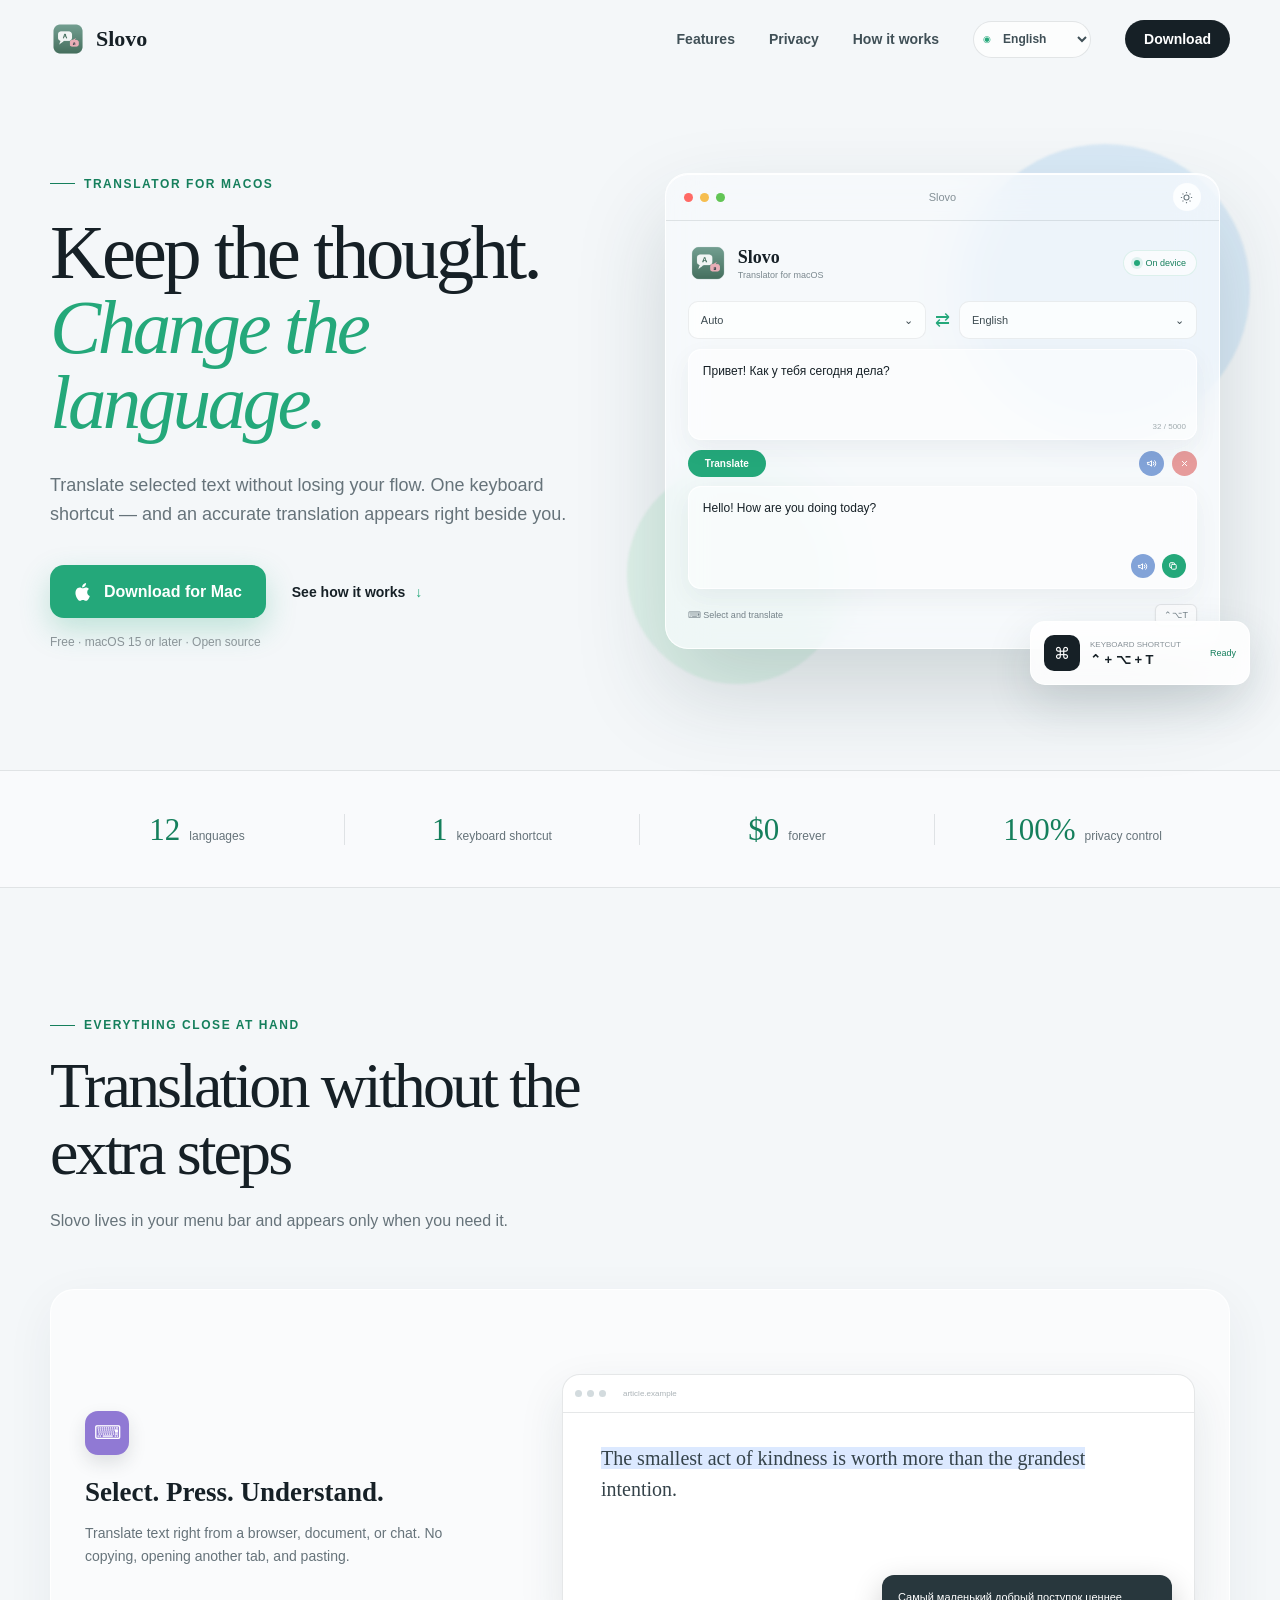
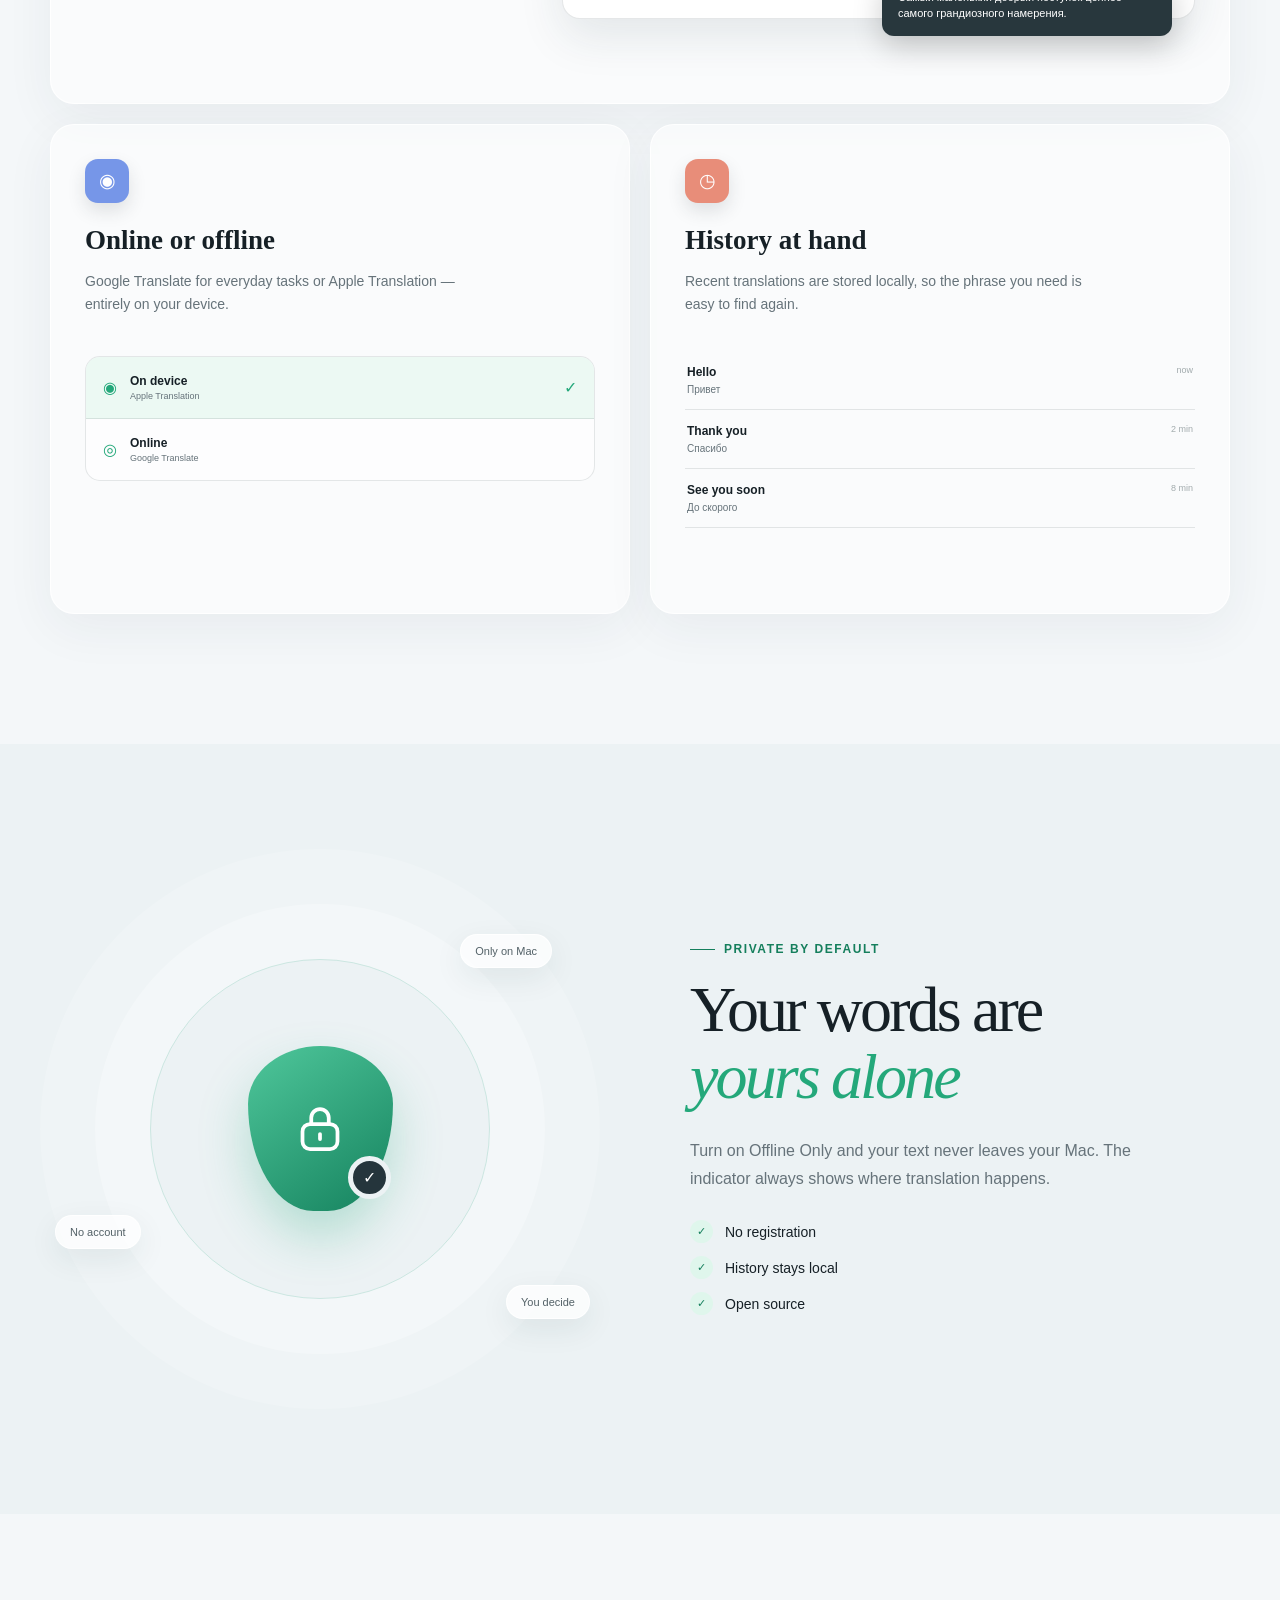
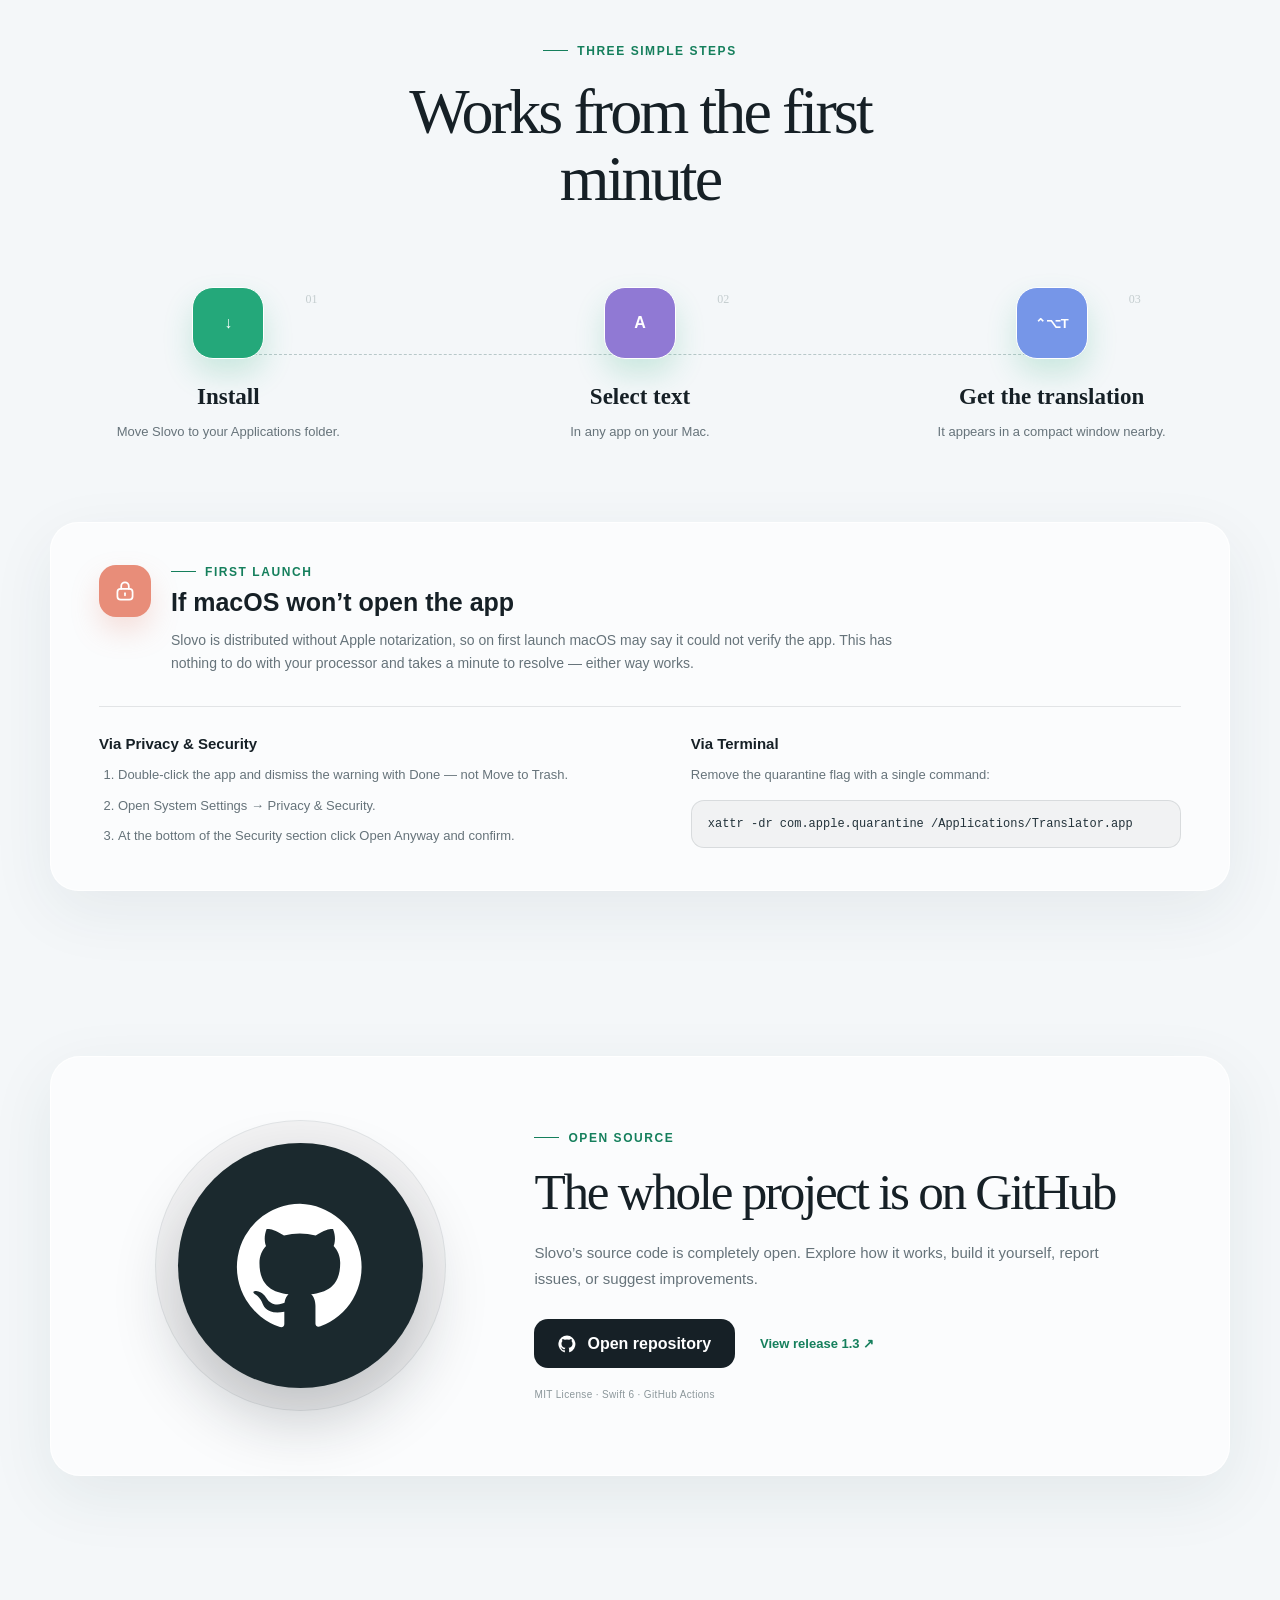
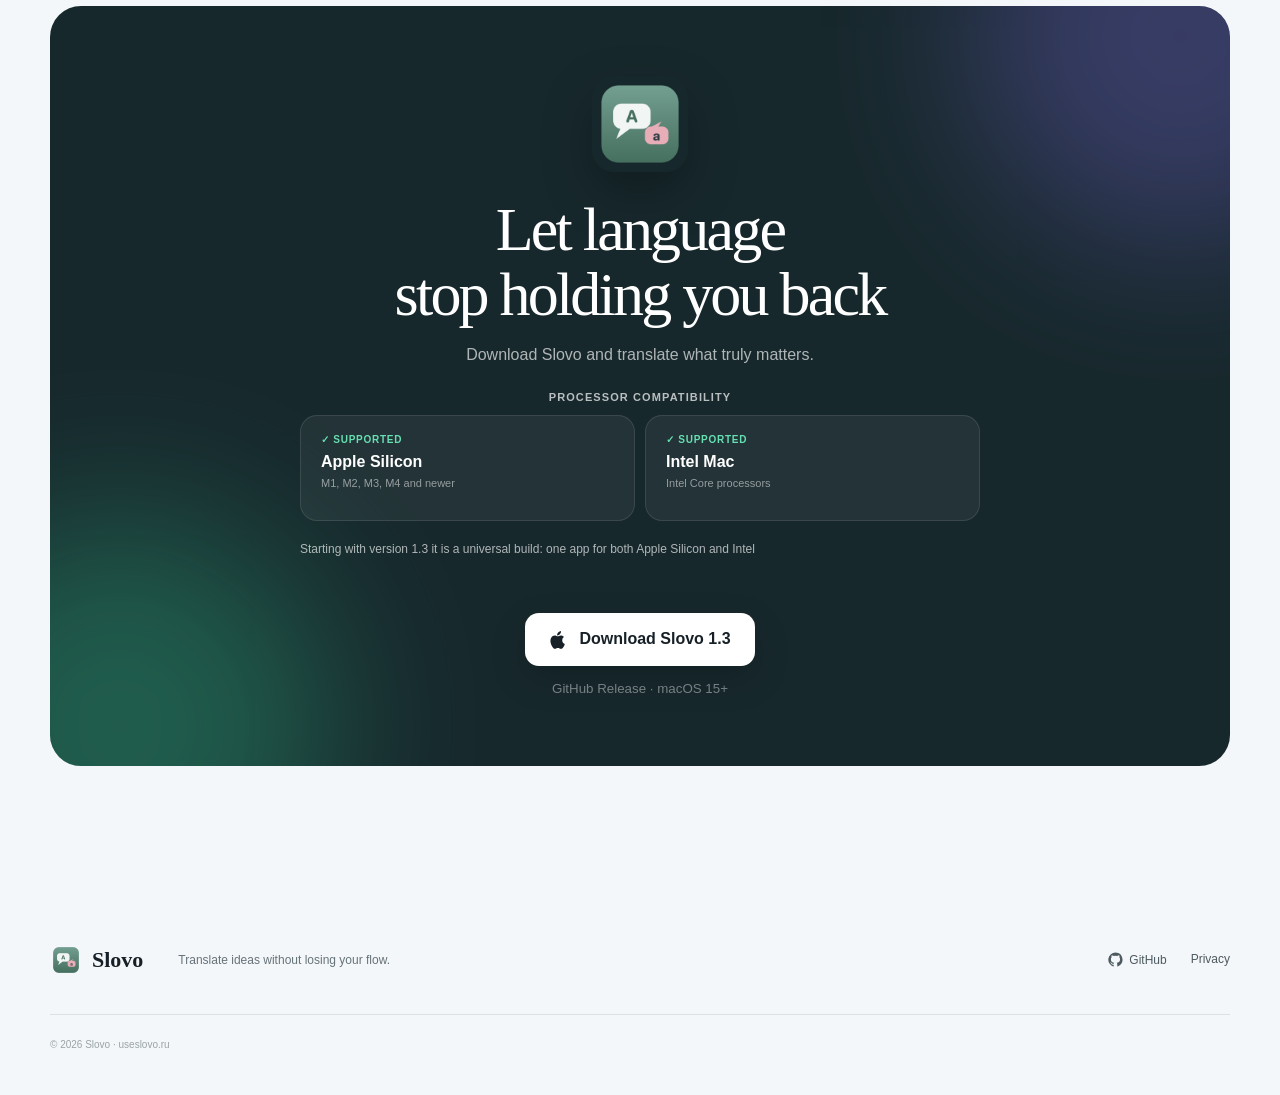
<file: website/en/index.html>
<!doctype html>
<html lang="en">
  <head>
    <meta charset="UTF-8" />
    <meta name="viewport" content="width=device-width, initial-scale=1" />
    <meta name="theme-color" content="#eef4f8" />
    <meta name="robots" content="index, follow, max-image-preview:large, max-snippet:-1, max-video-preview:-1" />
    <meta name="description" content="A fast, private translator for macOS. Translate selected text with a keyboard shortcut, online or entirely on your device." />
    <meta name="application-name" content="Slovo" />
    <link rel="canonical" href="https://useslovo.ru/en/" />
    <link rel="alternate" hreflang="ru" href="https://useslovo.ru/ru/" />
    <link rel="alternate" hreflang="en" href="https://useslovo.ru/en/" />
    <link rel="alternate" hreflang="es" href="https://useslovo.ru/es/" />
    <link rel="alternate" hreflang="de" href="https://useslovo.ru/de/" />
    <link rel="alternate" hreflang="fr" href="https://useslovo.ru/fr/" />
    <link rel="alternate" hreflang="it" href="https://useslovo.ru/it/" />
    <link rel="alternate" hreflang="pt" href="https://useslovo.ru/pt/" />
    <link rel="alternate" hreflang="zh" href="https://useslovo.ru/zh/" />
    <link rel="alternate" hreflang="ja" href="https://useslovo.ru/ja/" />
    <link rel="alternate" hreflang="ko" href="https://useslovo.ru/ko/" />
    <link rel="alternate" hreflang="tr" href="https://useslovo.ru/tr/" />
    <link rel="alternate" hreflang="uk" href="https://useslovo.ru/uk/" />
    <link rel="alternate" hreflang="x-default" href="https://useslovo.ru/" />
    <meta property="og:title" content="Slovo — free translator for macOS" />
    <meta property="og:description" content="A fast, private translator for macOS. Translate selected text with a keyboard shortcut, online or entirely on your device." />
    <meta property="og:type" content="website" />
    <meta property="og:url" content="https://useslovo.ru/en/" />
    <meta property="og:image" content="https://useslovo.ru/assets/app-icon.png" />
    <meta property="og:image:width" content="512" />
    <meta property="og:image:height" content="512" />
    <meta property="og:locale" content="en_US" />
    <meta property="og:locale:alternate" content="ru_RU" />
    <meta property="og:locale:alternate" content="es_ES" />
    <meta property="og:locale:alternate" content="de_DE" />
    <meta property="og:locale:alternate" content="fr_FR" />
    <meta property="og:locale:alternate" content="it_IT" />
    <meta property="og:locale:alternate" content="pt_BR" />
    <meta property="og:locale:alternate" content="zh_CN" />
    <meta property="og:locale:alternate" content="ja_JP" />
    <meta property="og:locale:alternate" content="ko_KR" />
    <meta property="og:locale:alternate" content="tr_TR" />
    <meta property="og:locale:alternate" content="uk_UA" />
    <meta name="twitter:card" content="summary" />
    <meta name="twitter:title" content="Slovo — free translator for macOS" />
    <meta name="twitter:description" content="A fast, private translator for macOS. Translate selected text with a keyboard shortcut, online or entirely on your device." />
    <meta name="twitter:image" content="https://useslovo.ru/assets/app-icon.png" />
    <title>Slovo — free translator for macOS</title>
    <link rel="icon" href="/favicon.ico" sizes="32x32" />
    <link rel="icon" href="/favicon.svg" type="image/svg+xml" />
    <link rel="apple-touch-icon" href="/apple-touch-icon.png" />
    <link rel="stylesheet" href="../styles.css?v=2026-08-05-1" />
    <script type="application/ld+json">{"@context":"https://schema.org","@type":"SoftwareApplication","name":"Slovo","alternateName":"Слово","url":"https://useslovo.ru/en/","description":"A fast, private translator for macOS. Translate selected text with a keyboard shortcut, online or entirely on your device.","applicationCategory":"UtilitiesApplication","operatingSystem":"macOS 15 or later","processorRequirements":"Universal binary: Apple Silicon (arm64), M1 or newer, and Intel Macs (x86_64).","inLanguage":"en","image":"https://useslovo.ru/assets/app-icon.png","downloadUrl":"https://github.com/Dosash/Translator-for-macOS/releases/latest/download/Translator.dmg","softwareVersion":"1.3","offers":{"@type":"Offer","price":"0","priceCurrency":"USD"},"license":"https://opensource.org/license/mit"}</script>
    <script src="../script.js?v=2026-08-05-1" defer></script>
  </head>
  <body data-language="en">
    <a class="skip-link" href="#main">Skip to content</a>

    <header class="site-header" data-header>
      <div class="shell header-inner">
        <a class="brand" href="#top" aria-label="Slovo — home"><img src="../assets/app-icon.png" width="36" height="36" alt="" /><span>Slovo</span></a>
        <button class="menu-button" type="button" aria-label="Open menu" aria-expanded="false" data-menu-button><span></span><span></span></button>
        <nav class="nav" aria-label="Features" data-nav>
          <a href="#features">Features</a><a href="#privacy">Privacy</a><a href="#how-it-works">How it works</a>
          <label class="language-select"><span class="sr-only">Choose language</span><select data-language-select aria-label="Choose language"><option value="ru">Русский</option><option value="en" selected>English</option><option value="es">Español</option><option value="de">Deutsch</option><option value="fr">Français</option><option value="it">Italiano</option><option value="pt">Português</option><option value="zh">中文</option><option value="ja">日本語</option><option value="ko">한국어</option><option value="tr">Türkçe</option><option value="uk">Українська</option></select></label>
          <a class="nav-download" href="#download">Download</a>
        </nav>
      </div>
    </header>

    <main id="main">
      <section class="hero shell" id="top">
        <div class="hero-copy reveal">
          <div class="eyebrow"><span></span> Translator for macOS</div>
          <h1>Keep the thought.<br /><em>Change the language.</em></h1>
          <p class="hero-lead">Translate selected text without losing your flow. One keyboard shortcut — and an accurate translation appears right beside you.</p>
          <div class="hero-actions">
            <a class="button button-primary" href="#download"><svg viewBox="0 0 24 24" aria-hidden="true"><path d="M16.7 12.9c0-2.6 2.1-3.9 2.2-4-1.2-1.8-3.1-2-3.8-2-1.6-.2-3.2 1-4 1-.9 0-2.3-1-3.7-1-1.9 0-3.6 1.1-4.6 2.8-2 3.4-.5 8.5 1.4 11.3.9 1.4 2 2.9 3.5 2.8 1.4-.1 2-1 3.7-1s2.2 1 3.7 1c1.5 0 2.5-1.4 3.4-2.8 1.1-1.6 1.5-3.2 1.5-3.3-.1 0-3.3-1.3-3.3-4.8ZM14 5.2c.8-1 1.4-2.4 1.2-3.8-1.2.1-2.7.8-3.6 1.8-.8.9-1.5 2.3-1.3 3.7 1.4.1 2.8-.7 3.7-1.7Z"/></svg>Download for Mac</a>
            <a class="text-link" href="#how-it-works">See how it works <span>↓</span></a>
          </div>
          <p class="hero-note">Free · macOS 15 or later · Open source</p>
        </div>

        <div class="hero-visual reveal" data-delay="1" aria-label="Translator for macOS">
          <div class="orb orb-one"></div><div class="orb orb-two"></div>
          <div class="mac-window">
            <div class="window-topbar"><div class="traffic"><i></i><i></i><i></i></div><span>Slovo</span><button class="theme-button" type="button" aria-label="Change preview theme" aria-pressed="false" data-theme-button><svg viewBox="0 0 24 24" aria-hidden="true"><path d="M12 3v2m0 14v2M3 12h2m14 0h2M5.64 5.64l1.42 1.42m9.88 9.88 1.42 1.42m0-12.72-1.42 1.42M7.06 16.94l-1.42 1.42M16 12a4 4 0 1 1-8 0 4 4 0 0 1 8 0Z"/></svg></button></div>
            <div class="translator-card">
              <div class="app-heading"><div class="mini-brand"><img src="../assets/app-icon.png" width="40" height="40" alt="" /><div><strong>Slovo</strong><small>Translator for macOS</small></div></div><span class="privacy-pill"><i></i>On device</span></div>
              <div class="language-row"><button type="button">Auto <span>⌄</span></button><span class="swap" aria-hidden="true">⇄</span><button type="button">English <span>⌄</span></button></div>
              <div class="translation-box source-box"><span>Привет! Как у тебя сегодня дела?</span><small>32 / 5000</small></div>
              <div class="translate-row"><button type="button">Translate</button><span class="mock-icon mock-speaker"><svg viewBox="0 0 24 24" aria-hidden="true"><path d="M5 10v4h3l4 3V7l-4 3H5Z"/><path d="M15.5 9.2a4 4 0 0 1 0 5.6"/><path d="M18 6.8a7.4 7.4 0 0 1 0 10.4"/></svg></span><span class="mock-icon mock-clear"><svg viewBox="0 0 24 24" aria-hidden="true"><path d="m8 8 8 8M16 8l-8 8"/></svg></span></div>
              <div class="translation-box result-box"><span>Hello! How are you doing today?</span><div class="result-actions"><span class="mock-icon mock-speaker"><svg viewBox="0 0 24 24" aria-hidden="true"><path d="M5 10v4h3l4 3V7l-4 3H5Z"/><path d="M15.5 9.2a4 4 0 0 1 0 5.6"/><path d="M18 6.8a7.4 7.4 0 0 1 0 10.4"/></svg></span><span class="mock-icon mock-copy"><svg viewBox="0 0 24 24" aria-hidden="true"><rect x="8" y="8" width="9" height="9" rx="2"/><path d="M14 8V7a2 2 0 0 0-2-2H7a2 2 0 0 0-2 2v5a2 2 0 0 0 2 2h1"/></svg></span></div></div>
              <div class="app-footer"><span>⌨ Select and translate</span><kbd>⌃⌥T</kbd></div>
            </div>
          </div>
          <div class="hotkey-card"><div class="hotkey-icon">⌘</div><div><small>Keyboard shortcut</small><strong>⌃ + ⌥ + T</strong></div><span>Ready</span></div>
        </div>
      </section>

      <section class="trust-strip" aria-label="Everything close at hand"><div class="shell trust-grid"><div><strong>12</strong><span>languages</span></div><div><strong>1</strong><span>keyboard shortcut</span></div><div><strong>$0</strong><span>forever</span></div><div><strong>100%</strong><span>privacy control</span></div></div></section>

      <section class="section shell" id="features">
        <div class="section-heading reveal"><div class="eyebrow"><span></span> Everything close at hand</div><h2>Translation without the extra steps</h2><p>Slovo lives in your menu bar and appears only when you need it.</p></div>
        <div class="feature-grid">
          <article class="feature-card feature-wide reveal"><div class="feature-copy"><div class="feature-icon lilac">⌨</div><h3>Select. Press. Understand.</h3><p>Translate text right from a browser, document, or chat. No copying, opening another tab, and pasting.</p></div><div class="selection-demo"><div class="browser-bar"><i></i><i></i><i></i><span>article.example</span></div><p>The smallest act of kindness is worth more than the grandest intention.</p><div class="selection-popover">Самый маленький добрый поступок ценнее самого грандиозного намерения.</div></div></article>
          <article class="feature-card reveal" data-delay="1"><div class="feature-icon blue">◉</div><h3>Online or offline</h3><p>Google Translate for everyday tasks or Apple Translation — entirely on your device.</p><div class="engine-toggle"><div class="active"><span>◉</span><div><strong>On device</strong><small>Apple Translation</small></div><i>✓</i></div><div><span>◎</span><div><strong>Online</strong><small>Google Translate</small></div></div></div></article>
          <article class="feature-card reveal" data-delay="2"><div class="feature-icon coral">◷</div><h3>History at hand</h3><p>Recent translations are stored locally, so the phrase you need is easy to find again.</p><div class="history-list"><div><span><b>Hello</b><small>Привет</small></span><time>now</time></div><div><span><b>Thank you</b><small>Спасибо</small></span><time>2 min</time></div><div><span><b>See you soon</b><small>До скорого</small></span><time>8 min</time></div></div></article>
        </div>
      </section>

      <section class="section privacy-section" id="privacy"><div class="shell privacy-layout">
        <div class="privacy-visual reveal"><div class="shield-rings"><div class="shield"><svg viewBox="0 0 24 24" aria-hidden="true"><rect x="5" y="10" width="14" height="10" rx="3"/><path d="M8.5 10V7.5a3.5 3.5 0 0 1 7 0V10"/><path d="M12 14v2"/></svg><span>✓</span></div></div><span class="privacy-label label-local">Only on Mac</span><span class="privacy-label label-control">You decide</span><span class="privacy-label label-private">No account</span></div>
        <div class="privacy-copy reveal" data-delay="1"><div class="eyebrow"><span></span> Private by default</div><h2>Your words are<br /><em>yours alone</em></h2><p>Turn on Offline Only and your text never leaves your Mac. The indicator always shows where translation happens.</p><ul><li><span>✓</span>No registration</li><li><span>✓</span>History stays local</li><li><span>✓</span>Open source</li></ul></div>
      </div></section>

      <section class="section shell how" id="how-it-works"><div class="section-heading centered reveal"><div class="eyebrow"><span></span> Three simple steps</div><h2>Works from the first minute</h2></div><ol class="steps"><li class="reveal"><span class="step-number">01</span><div class="step-icon">↓</div><h3>Install</h3><p>Move Slovo to your Applications folder.</p></li><li class="reveal" data-delay="1"><span class="step-number">02</span><div class="step-icon">A</div><h3>Select text</h3><p>In any app on your Mac.</p></li><li class="reveal" data-delay="2"><span class="step-number">03</span><div class="step-icon">⌃⌥T</div><h3>Get the translation</h3><p>It appears in a compact window nearby.</p></li></ol><div class="gatekeeper reveal"><div class="gatekeeper-intro"><span class="gatekeeper-mark" aria-hidden="true"><svg viewBox="0 0 24 24" aria-hidden="true"><rect x="5" y="10" width="14" height="10" rx="3"/><path d="M8.5 10V7.5a3.5 3.5 0 0 1 7 0V10"/><path d="M12 14v2"/></svg></span><div><div class="eyebrow"><span></span> First launch</div><h3>If macOS won’t open the app</h3><p>Slovo is distributed without Apple notarization, so on first launch macOS may say it could not verify the app. This has nothing to do with your processor and takes a minute to resolve — either way works.</p></div></div><div class="gatekeeper-methods"><div class="gatekeeper-method"><strong>Via Privacy &amp; Security</strong><ol><li>Double-click the app and dismiss the warning with Done — not Move to Trash.</li><li>Open System Settings → Privacy &amp; Security.</li><li>At the bottom of the Security section click Open Anyway and confirm.</li></ol></div><div class="gatekeeper-method"><strong>Via Terminal</strong><p>Remove the quarantine flag with a single command:</p><code>xattr -dr com.apple.quarantine /Applications/Translator.app</code></div></div></div></section>

      <section class="section github-section" id="open-source"><div class="shell github-card reveal"><div class="github-mark"><svg class="" viewBox="0 0 24 24" aria-hidden="true"><path d="M12 .7a11.5 11.5 0 0 0-3.64 22.4c.58.1.79-.25.79-.56v-2.23c-3.22.7-3.9-1.37-3.9-1.37-.52-1.34-1.28-1.7-1.28-1.7-1.05-.72.08-.7.08-.7 1.16.08 1.77 1.19 1.77 1.19 1.03 1.77 2.7 1.26 3.36.96.1-.75.4-1.26.73-1.55-2.57-.3-5.28-1.29-5.28-5.69 0-1.26.45-2.29 1.19-3.1-.12-.3-.52-1.47.11-3.06 0 0 .97-.31 3.16 1.18a10.98 10.98 0 0 1 5.76 0c2.19-1.49 3.16-1.18 3.16-1.18.63 1.59.23 2.76.11 3.06.74.81 1.19 1.84 1.19 3.1 0 4.42-2.71 5.39-5.29 5.68.42.36.79 1.06.79 2.14v3.18c0 .31.21.67.8.56A11.5 11.5 0 0 0 12 .7Z"/></svg></div><div class="github-copy"><div class="eyebrow"><span></span> Open source</div><h2>The whole project is on GitHub</h2><p>Slovo’s source code is completely open. Explore how it works, build it yourself, report issues, or suggest improvements.</p><div class="github-actions"><a class="button github-primary" href="https://github.com/Dosash/Translator-for-macOS" target="_blank" rel="noreferrer"><svg class="button-github-icon" viewBox="0 0 24 24" aria-hidden="true"><path d="M12 .7a11.5 11.5 0 0 0-3.64 22.4c.58.1.79-.25.79-.56v-2.23c-3.22.7-3.9-1.37-3.9-1.37-.52-1.34-1.28-1.7-1.28-1.7-1.05-.72.08-.7.08-.7 1.16.08 1.77 1.19 1.77 1.19 1.03 1.77 2.7 1.26 3.36.96.1-.75.4-1.26.73-1.55-2.57-.3-5.28-1.29-5.28-5.69 0-1.26.45-2.29 1.19-3.1-.12-.3-.52-1.47.11-3.06 0 0 .97-.31 3.16 1.18a10.98 10.98 0 0 1 5.76 0c2.19-1.49 3.16-1.18 3.16-1.18.63 1.59.23 2.76.11 3.06.74.81 1.19 1.84 1.19 3.1 0 4.42-2.71 5.39-5.29 5.68.42.36.79 1.06.79 2.14v3.18c0 .31.21.67.8.56A11.5 11.5 0 0 0 12 .7Z"/></svg>Open repository</a><a class="github-release-link" href="https://github.com/Dosash/Translator-for-macOS/releases/latest" target="_blank" rel="noreferrer">View release 1.3 ↗</a></div><small>MIT License · Swift 6 · GitHub Actions</small></div></div></section>

      <section class="section shell download-section" id="download"><div class="download-card reveal"><div class="download-glow glow-left"></div><div class="download-glow glow-right"></div><img src="../assets/app-icon.png" width="96" height="96" alt="Slovo" /><h2>Let language<br />stop holding you back</h2><p>Download Slovo and translate what truly matters.</p><div class="compatibility" aria-label="Processor compatibility"><strong class="compatibility-title">Processor compatibility</strong><div class="compatibility-grid"><div class="compatibility-item compatibility-supported"><span class="compatibility-status">✓ Supported</span><strong>Apple Silicon</strong><small>M1, M2, M3, M4 and newer</small></div><div class="compatibility-item compatibility-supported"><span class="compatibility-status">✓ Supported</span><strong>Intel Mac</strong><small>Intel Core processors</small></div></div><p class="compatibility-note">Starting with version 1.3 it is a universal build: one app for both Apple Silicon and Intel</p></div><a class="button button-light" href="https://github.com/Dosash/Translator-for-macOS/releases/latest/download/Translator.dmg"><svg viewBox="0 0 24 24" aria-hidden="true"><path d="M16.7 12.9c0-2.6 2.1-3.9 2.2-4-1.2-1.8-3.1-2-3.8-2-1.6-.2-3.2 1-4 1-.9 0-2.3-1-3.7-1-1.9 0-3.6 1.1-4.6 2.8-2 3.4-.5 8.5 1.4 11.3.9 1.4 2 2.9 3.5 2.8 1.4-.1 2-1 3.7-1s2.2 1 3.7 1c1.5 0 2.5-1.4 3.4-2.8 1.1-1.6 1.5-3.2 1.5-3.3-.1 0-3.3-1.3-3.3-4.8ZM14 5.2c.8-1 1.4-2.4 1.2-3.8-1.2.1-2.7.8-3.6 1.8-.8.9-1.5 2.3-1.3 3.7 1.4.1 2.8-.7 3.7-1.7Z"/></svg>Download Slovo 1.3</a><small class="download-meta">GitHub Release · macOS 15+</small></div></section>
    </main>

    <footer class="footer"><div class="shell footer-inner"><a class="brand" href="#top"><img src="../assets/app-icon.png" width="32" height="32" alt="" /><span>Slovo</span></a><p>Translate ideas without losing your flow.</p><div class="footer-links"><a class="footer-github" href="https://github.com/Dosash/Translator-for-macOS" target="_blank" rel="noreferrer"><svg class="footer-github-icon" viewBox="0 0 24 24" aria-hidden="true"><path d="M12 .7a11.5 11.5 0 0 0-3.64 22.4c.58.1.79-.25.79-.56v-2.23c-3.22.7-3.9-1.37-3.9-1.37-.52-1.34-1.28-1.7-1.28-1.7-1.05-.72.08-.7.08-.7 1.16.08 1.77 1.19 1.77 1.19 1.03 1.77 2.7 1.26 3.36.96.1-.75.4-1.26.73-1.55-2.57-.3-5.28-1.29-5.28-5.69 0-1.26.45-2.29 1.19-3.1-.12-.3-.52-1.47.11-3.06 0 0 .97-.31 3.16 1.18a10.98 10.98 0 0 1 5.76 0c2.19-1.49 3.16-1.18 3.16-1.18.63 1.59.23 2.76.11 3.06.74.81 1.19 1.84 1.19 3.1 0 4.42-2.71 5.39-5.29 5.68.42.36.79 1.06.79 2.14v3.18c0 .31.21.67.8.56A11.5 11.5 0 0 0 12 .7Z"/></svg>GitHub</a><a href="#privacy">Privacy</a></div><span class="copyright">© 2026 Slovo · useslovo.ru</span></div></footer>
  </body>
</html>
</file>
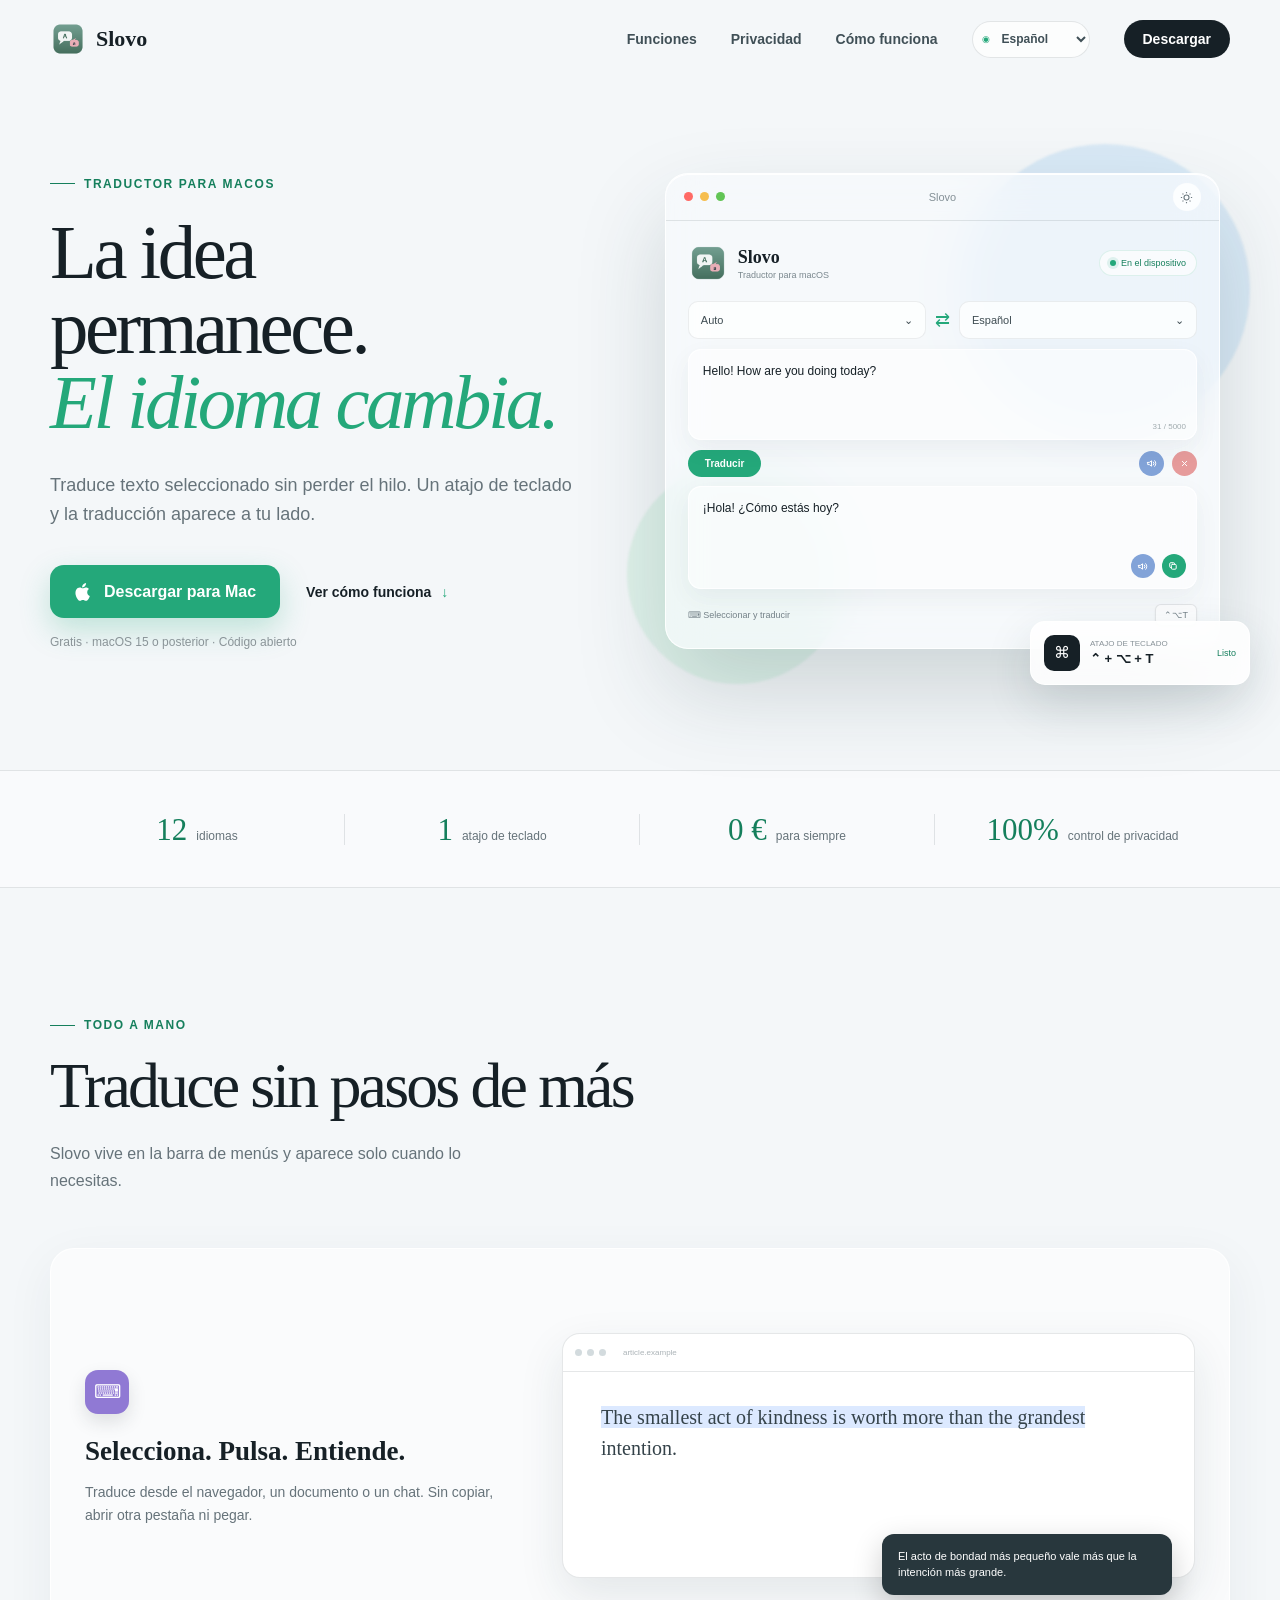
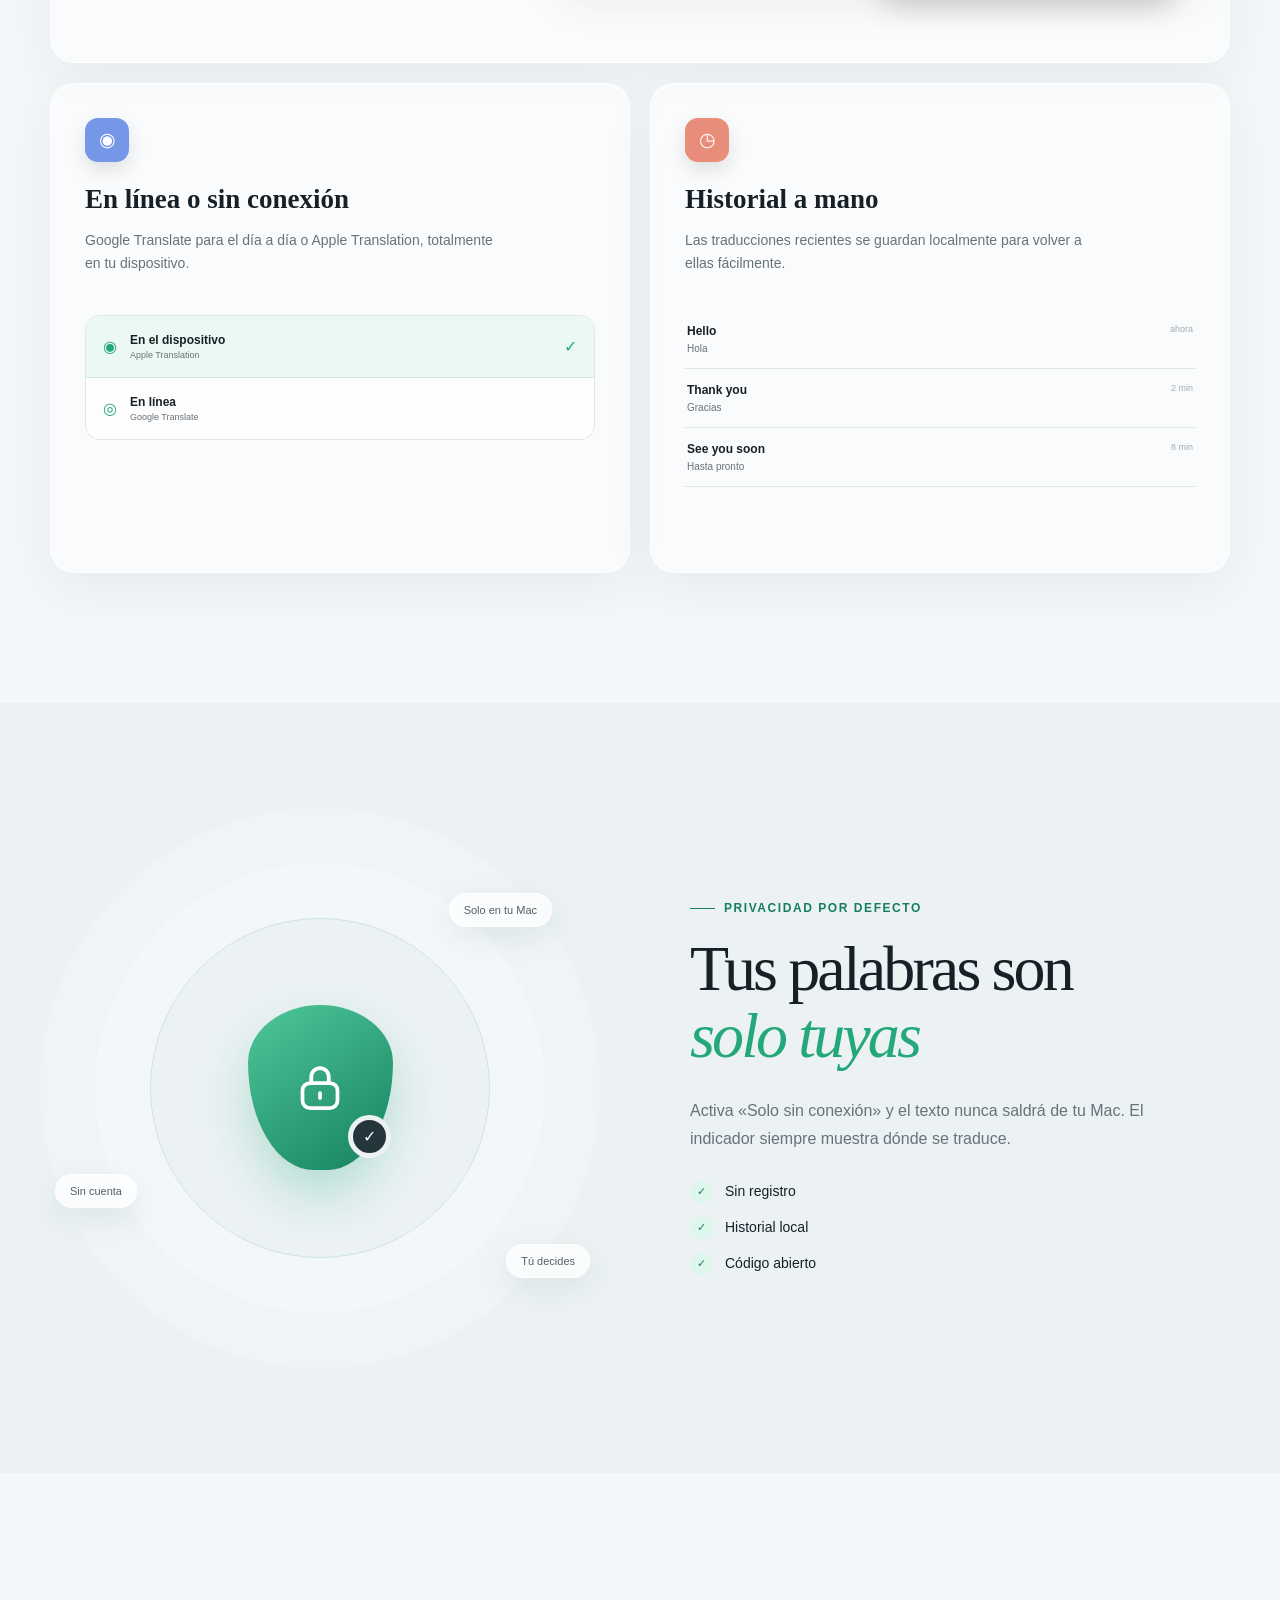
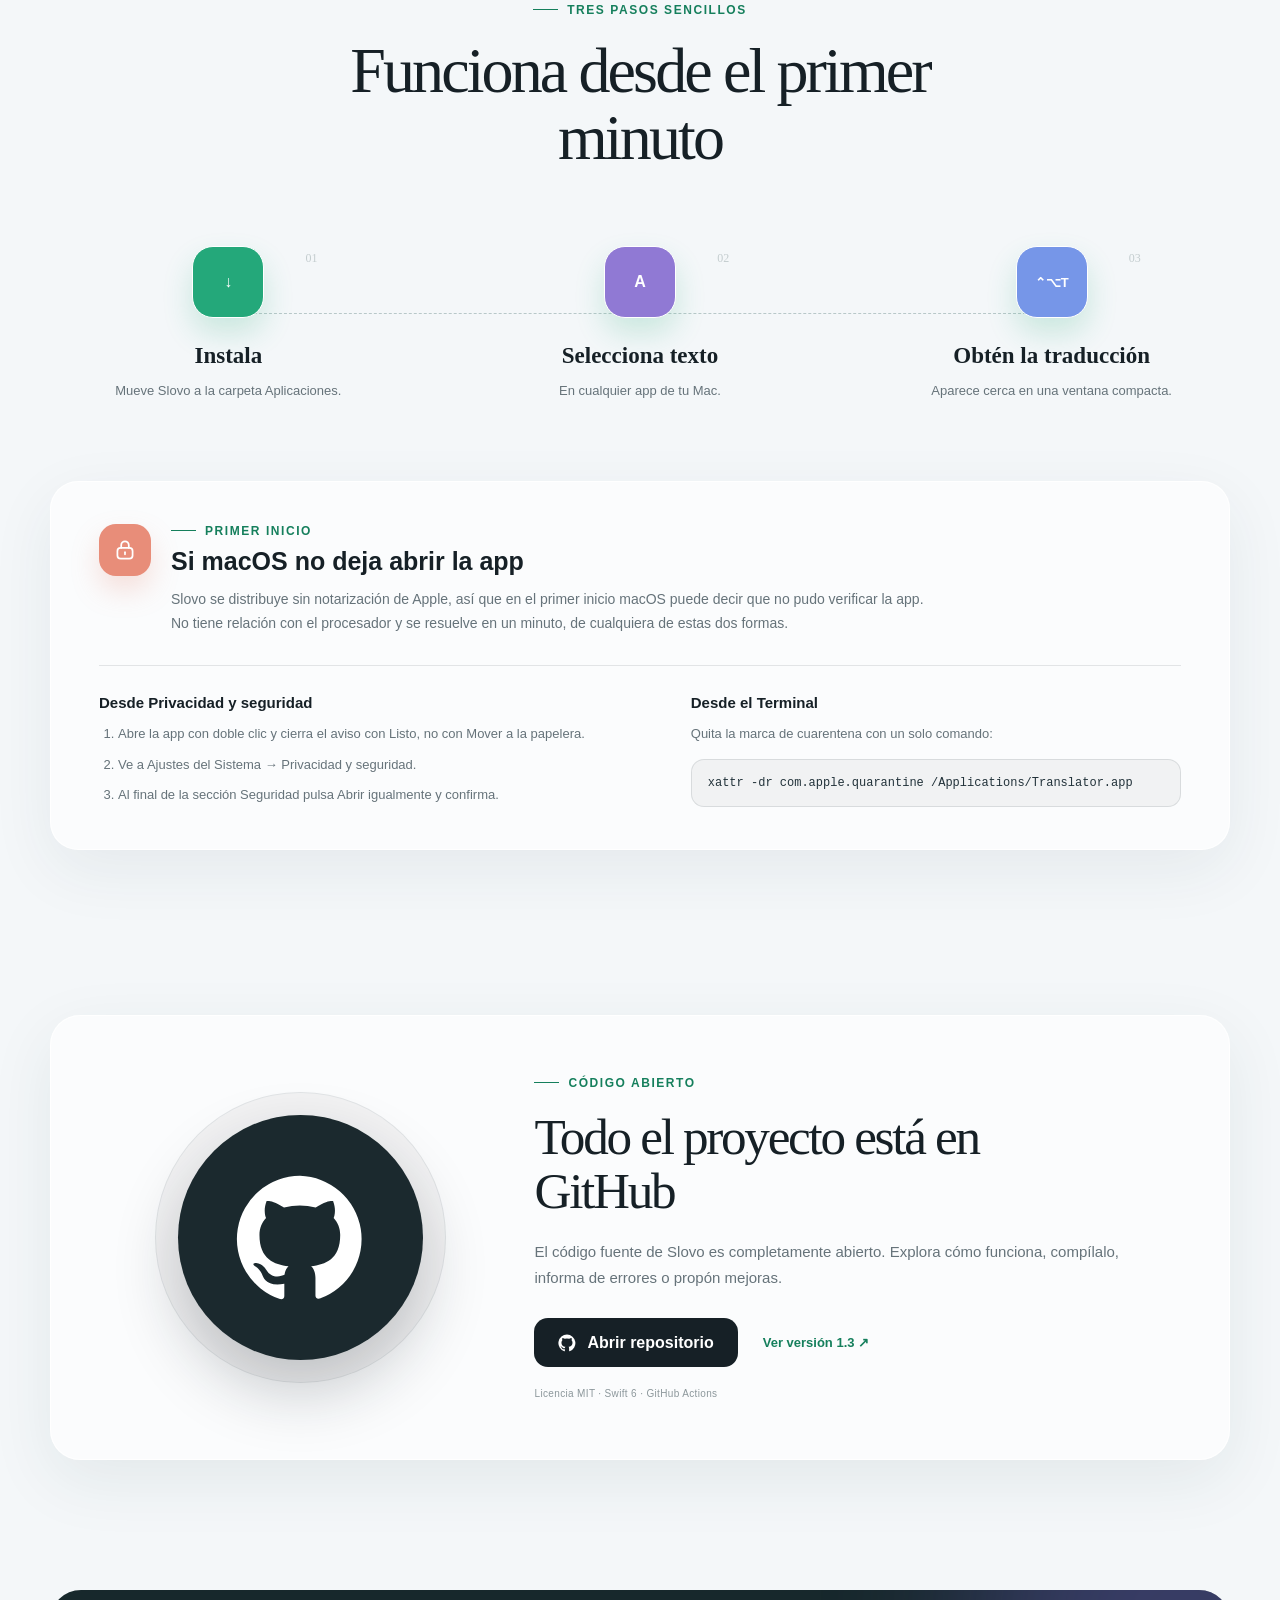
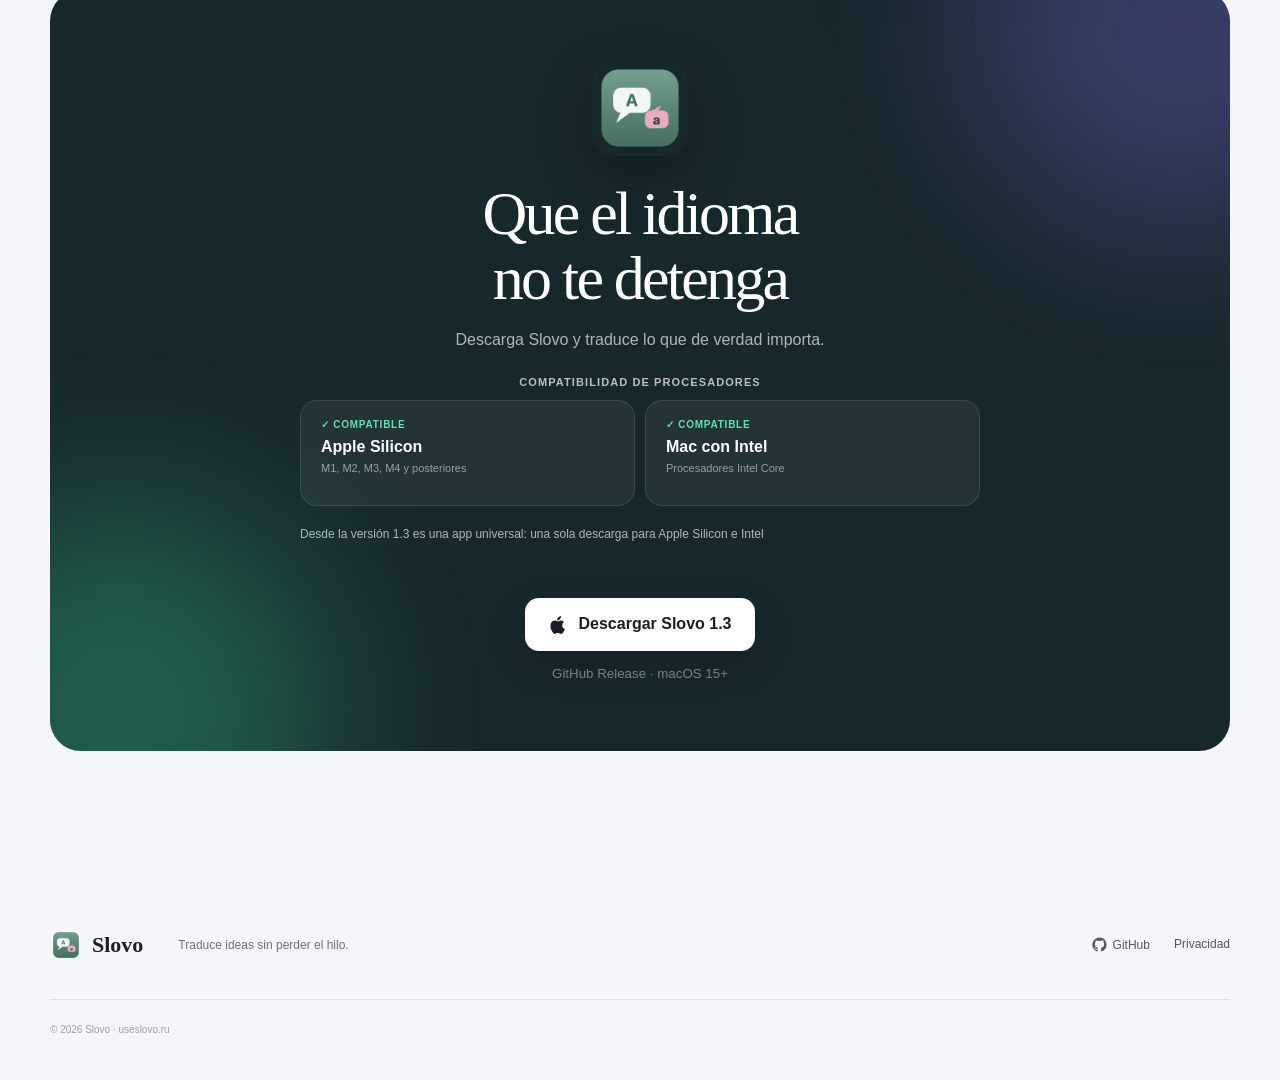
<file: website/es/index.html>
<!doctype html>
<html lang="es">
  <head>
    <meta charset="UTF-8" />
    <meta name="viewport" content="width=device-width, initial-scale=1" />
    <meta name="theme-color" content="#eef4f8" />
    <meta name="robots" content="index, follow, max-image-preview:large, max-snippet:-1, max-video-preview:-1" />
    <meta name="description" content="Traductor rápido y privado para macOS. Traduce texto seleccionado con un atajo, en línea o directamente en tu dispositivo." />
    <meta name="application-name" content="Slovo" />
    <link rel="canonical" href="https://useslovo.ru/es/" />
    <link rel="alternate" hreflang="ru" href="https://useslovo.ru/ru/" />
    <link rel="alternate" hreflang="en" href="https://useslovo.ru/en/" />
    <link rel="alternate" hreflang="es" href="https://useslovo.ru/es/" />
    <link rel="alternate" hreflang="de" href="https://useslovo.ru/de/" />
    <link rel="alternate" hreflang="fr" href="https://useslovo.ru/fr/" />
    <link rel="alternate" hreflang="it" href="https://useslovo.ru/it/" />
    <link rel="alternate" hreflang="pt" href="https://useslovo.ru/pt/" />
    <link rel="alternate" hreflang="zh" href="https://useslovo.ru/zh/" />
    <link rel="alternate" hreflang="ja" href="https://useslovo.ru/ja/" />
    <link rel="alternate" hreflang="ko" href="https://useslovo.ru/ko/" />
    <link rel="alternate" hreflang="tr" href="https://useslovo.ru/tr/" />
    <link rel="alternate" hreflang="uk" href="https://useslovo.ru/uk/" />
    <link rel="alternate" hreflang="x-default" href="https://useslovo.ru/" />
    <meta property="og:title" content="Slovo — traductor gratis para macOS" />
    <meta property="og:description" content="Traductor rápido y privado para macOS. Traduce texto seleccionado con un atajo, en línea o directamente en tu dispositivo." />
    <meta property="og:type" content="website" />
    <meta property="og:url" content="https://useslovo.ru/es/" />
    <meta property="og:image" content="https://useslovo.ru/assets/app-icon.png" />
    <meta property="og:image:width" content="512" />
    <meta property="og:image:height" content="512" />
    <meta property="og:locale" content="es_ES" />
    <meta property="og:locale:alternate" content="ru_RU" />
    <meta property="og:locale:alternate" content="en_US" />
    <meta property="og:locale:alternate" content="de_DE" />
    <meta property="og:locale:alternate" content="fr_FR" />
    <meta property="og:locale:alternate" content="it_IT" />
    <meta property="og:locale:alternate" content="pt_BR" />
    <meta property="og:locale:alternate" content="zh_CN" />
    <meta property="og:locale:alternate" content="ja_JP" />
    <meta property="og:locale:alternate" content="ko_KR" />
    <meta property="og:locale:alternate" content="tr_TR" />
    <meta property="og:locale:alternate" content="uk_UA" />
    <meta name="twitter:card" content="summary" />
    <meta name="twitter:title" content="Slovo — traductor gratis para macOS" />
    <meta name="twitter:description" content="Traductor rápido y privado para macOS. Traduce texto seleccionado con un atajo, en línea o directamente en tu dispositivo." />
    <meta name="twitter:image" content="https://useslovo.ru/assets/app-icon.png" />
    <title>Slovo — traductor gratis para macOS</title>
    <link rel="icon" href="/favicon.ico" sizes="32x32" />
    <link rel="icon" href="/favicon.svg" type="image/svg+xml" />
    <link rel="apple-touch-icon" href="/apple-touch-icon.png" />
    <link rel="stylesheet" href="../styles.css?v=2026-08-05-1" />
    <script type="application/ld+json">{"@context":"https://schema.org","@type":"SoftwareApplication","name":"Slovo","alternateName":"Слово","url":"https://useslovo.ru/es/","description":"Traductor rápido y privado para macOS. Traduce texto seleccionado con un atajo, en línea o directamente en tu dispositivo.","applicationCategory":"UtilitiesApplication","operatingSystem":"macOS 15 or later","processorRequirements":"Universal binary: Apple Silicon (arm64), M1 or newer, and Intel Macs (x86_64).","inLanguage":"es","image":"https://useslovo.ru/assets/app-icon.png","downloadUrl":"https://github.com/Dosash/Translator-for-macOS/releases/latest/download/Translator.dmg","softwareVersion":"1.3","offers":{"@type":"Offer","price":"0","priceCurrency":"USD"},"license":"https://opensource.org/license/mit"}</script>
    <script src="../script.js?v=2026-08-05-1" defer></script>
  </head>
  <body data-language="es">
    <a class="skip-link" href="#main">Ir al contenido</a>

    <header class="site-header" data-header>
      <div class="shell header-inner">
        <a class="brand" href="#top" aria-label="Slovo — inicio"><img src="../assets/app-icon.png" width="36" height="36" alt="" /><span>Slovo</span></a>
        <button class="menu-button" type="button" aria-label="Abrir menú" aria-expanded="false" data-menu-button><span></span><span></span></button>
        <nav class="nav" aria-label="Funciones" data-nav>
          <a href="#features">Funciones</a><a href="#privacy">Privacidad</a><a href="#how-it-works">Cómo funciona</a>
          <label class="language-select"><span class="sr-only">Elegir idioma</span><select data-language-select aria-label="Elegir idioma"><option value="ru">Русский</option><option value="en">English</option><option value="es" selected>Español</option><option value="de">Deutsch</option><option value="fr">Français</option><option value="it">Italiano</option><option value="pt">Português</option><option value="zh">中文</option><option value="ja">日本語</option><option value="ko">한국어</option><option value="tr">Türkçe</option><option value="uk">Українська</option></select></label>
          <a class="nav-download" href="#download">Descargar</a>
        </nav>
      </div>
    </header>

    <main id="main">
      <section class="hero shell" id="top">
        <div class="hero-copy reveal">
          <div class="eyebrow"><span></span> Traductor para macOS</div>
          <h1>La idea permanece.<br /><em>El idioma cambia.</em></h1>
          <p class="hero-lead">Traduce texto seleccionado sin perder el hilo. Un atajo de teclado y la traducción aparece a tu lado.</p>
          <div class="hero-actions">
            <a class="button button-primary" href="#download"><svg viewBox="0 0 24 24" aria-hidden="true"><path d="M16.7 12.9c0-2.6 2.1-3.9 2.2-4-1.2-1.8-3.1-2-3.8-2-1.6-.2-3.2 1-4 1-.9 0-2.3-1-3.7-1-1.9 0-3.6 1.1-4.6 2.8-2 3.4-.5 8.5 1.4 11.3.9 1.4 2 2.9 3.5 2.8 1.4-.1 2-1 3.7-1s2.2 1 3.7 1c1.5 0 2.5-1.4 3.4-2.8 1.1-1.6 1.5-3.2 1.5-3.3-.1 0-3.3-1.3-3.3-4.8ZM14 5.2c.8-1 1.4-2.4 1.2-3.8-1.2.1-2.7.8-3.6 1.8-.8.9-1.5 2.3-1.3 3.7 1.4.1 2.8-.7 3.7-1.7Z"/></svg>Descargar para Mac</a>
            <a class="text-link" href="#how-it-works">Ver cómo funciona <span>↓</span></a>
          </div>
          <p class="hero-note">Gratis · macOS 15 o posterior · Código abierto</p>
        </div>

        <div class="hero-visual reveal" data-delay="1" aria-label="Traductor para macOS">
          <div class="orb orb-one"></div><div class="orb orb-two"></div>
          <div class="mac-window">
            <div class="window-topbar"><div class="traffic"><i></i><i></i><i></i></div><span>Slovo</span><button class="theme-button" type="button" aria-label="Cambiar tema de la vista previa" aria-pressed="false" data-theme-button><svg viewBox="0 0 24 24" aria-hidden="true"><path d="M12 3v2m0 14v2M3 12h2m14 0h2M5.64 5.64l1.42 1.42m9.88 9.88 1.42 1.42m0-12.72-1.42 1.42M7.06 16.94l-1.42 1.42M16 12a4 4 0 1 1-8 0 4 4 0 0 1 8 0Z"/></svg></button></div>
            <div class="translator-card">
              <div class="app-heading"><div class="mini-brand"><img src="../assets/app-icon.png" width="40" height="40" alt="" /><div><strong>Slovo</strong><small>Traductor para macOS</small></div></div><span class="privacy-pill"><i></i>En el dispositivo</span></div>
              <div class="language-row"><button type="button">Auto <span>⌄</span></button><span class="swap" aria-hidden="true">⇄</span><button type="button">Español <span>⌄</span></button></div>
              <div class="translation-box source-box"><span>Hello! How are you doing today?</span><small>31 / 5000</small></div>
              <div class="translate-row"><button type="button">Traducir</button><span class="mock-icon mock-speaker"><svg viewBox="0 0 24 24" aria-hidden="true"><path d="M5 10v4h3l4 3V7l-4 3H5Z"/><path d="M15.5 9.2a4 4 0 0 1 0 5.6"/><path d="M18 6.8a7.4 7.4 0 0 1 0 10.4"/></svg></span><span class="mock-icon mock-clear"><svg viewBox="0 0 24 24" aria-hidden="true"><path d="m8 8 8 8M16 8l-8 8"/></svg></span></div>
              <div class="translation-box result-box"><span>¡Hola! ¿Cómo estás hoy?</span><div class="result-actions"><span class="mock-icon mock-speaker"><svg viewBox="0 0 24 24" aria-hidden="true"><path d="M5 10v4h3l4 3V7l-4 3H5Z"/><path d="M15.5 9.2a4 4 0 0 1 0 5.6"/><path d="M18 6.8a7.4 7.4 0 0 1 0 10.4"/></svg></span><span class="mock-icon mock-copy"><svg viewBox="0 0 24 24" aria-hidden="true"><rect x="8" y="8" width="9" height="9" rx="2"/><path d="M14 8V7a2 2 0 0 0-2-2H7a2 2 0 0 0-2 2v5a2 2 0 0 0 2 2h1"/></svg></span></div></div>
              <div class="app-footer"><span>⌨ Seleccionar y traducir</span><kbd>⌃⌥T</kbd></div>
            </div>
          </div>
          <div class="hotkey-card"><div class="hotkey-icon">⌘</div><div><small>Atajo de teclado</small><strong>⌃ + ⌥ + T</strong></div><span>Listo</span></div>
        </div>
      </section>

      <section class="trust-strip" aria-label="Todo a mano"><div class="shell trust-grid"><div><strong>12</strong><span>idiomas</span></div><div><strong>1</strong><span>atajo de teclado</span></div><div><strong>0 €</strong><span>para siempre</span></div><div><strong>100%</strong><span>control de privacidad</span></div></div></section>

      <section class="section shell" id="features">
        <div class="section-heading reveal"><div class="eyebrow"><span></span> Todo a mano</div><h2>Traduce sin pasos de más</h2><p>Slovo vive en la barra de menús y aparece solo cuando lo necesitas.</p></div>
        <div class="feature-grid">
          <article class="feature-card feature-wide reveal"><div class="feature-copy"><div class="feature-icon lilac">⌨</div><h3>Selecciona. Pulsa. Entiende.</h3><p>Traduce desde el navegador, un documento o un chat. Sin copiar, abrir otra pestaña ni pegar.</p></div><div class="selection-demo"><div class="browser-bar"><i></i><i></i><i></i><span>article.example</span></div><p>The smallest act of kindness is worth more than the grandest intention.</p><div class="selection-popover">El acto de bondad más pequeño vale más que la intención más grande.</div></div></article>
          <article class="feature-card reveal" data-delay="1"><div class="feature-icon blue">◉</div><h3>En línea o sin conexión</h3><p>Google Translate para el día a día o Apple Translation, totalmente en tu dispositivo.</p><div class="engine-toggle"><div class="active"><span>◉</span><div><strong>En el dispositivo</strong><small>Apple Translation</small></div><i>✓</i></div><div><span>◎</span><div><strong>En línea</strong><small>Google Translate</small></div></div></div></article>
          <article class="feature-card reveal" data-delay="2"><div class="feature-icon coral">◷</div><h3>Historial a mano</h3><p>Las traducciones recientes se guardan localmente para volver a ellas fácilmente.</p><div class="history-list"><div><span><b>Hello</b><small>Hola</small></span><time>ahora</time></div><div><span><b>Thank you</b><small>Gracias</small></span><time>2 min</time></div><div><span><b>See you soon</b><small>Hasta pronto</small></span><time>8 min</time></div></div></article>
        </div>
      </section>

      <section class="section privacy-section" id="privacy"><div class="shell privacy-layout">
        <div class="privacy-visual reveal"><div class="shield-rings"><div class="shield"><svg viewBox="0 0 24 24" aria-hidden="true"><rect x="5" y="10" width="14" height="10" rx="3"/><path d="M8.5 10V7.5a3.5 3.5 0 0 1 7 0V10"/><path d="M12 14v2"/></svg><span>✓</span></div></div><span class="privacy-label label-local">Solo en tu Mac</span><span class="privacy-label label-control">Tú decides</span><span class="privacy-label label-private">Sin cuenta</span></div>
        <div class="privacy-copy reveal" data-delay="1"><div class="eyebrow"><span></span> Privacidad por defecto</div><h2>Tus palabras son<br /><em>solo tuyas</em></h2><p>Activa «Solo sin conexión» y el texto nunca saldrá de tu Mac. El indicador siempre muestra dónde se traduce.</p><ul><li><span>✓</span>Sin registro</li><li><span>✓</span>Historial local</li><li><span>✓</span>Código abierto</li></ul></div>
      </div></section>

      <section class="section shell how" id="how-it-works"><div class="section-heading centered reveal"><div class="eyebrow"><span></span> Tres pasos sencillos</div><h2>Funciona desde el primer minuto</h2></div><ol class="steps"><li class="reveal"><span class="step-number">01</span><div class="step-icon">↓</div><h3>Instala</h3><p>Mueve Slovo a la carpeta Aplicaciones.</p></li><li class="reveal" data-delay="1"><span class="step-number">02</span><div class="step-icon">A</div><h3>Selecciona texto</h3><p>En cualquier app de tu Mac.</p></li><li class="reveal" data-delay="2"><span class="step-number">03</span><div class="step-icon">⌃⌥T</div><h3>Obtén la traducción</h3><p>Aparece cerca en una ventana compacta.</p></li></ol><div class="gatekeeper reveal"><div class="gatekeeper-intro"><span class="gatekeeper-mark" aria-hidden="true"><svg viewBox="0 0 24 24" aria-hidden="true"><rect x="5" y="10" width="14" height="10" rx="3"/><path d="M8.5 10V7.5a3.5 3.5 0 0 1 7 0V10"/><path d="M12 14v2"/></svg></span><div><div class="eyebrow"><span></span> Primer inicio</div><h3>Si macOS no deja abrir la app</h3><p>Slovo se distribuye sin notarización de Apple, así que en el primer inicio macOS puede decir que no pudo verificar la app. No tiene relación con el procesador y se resuelve en un minuto, de cualquiera de estas dos formas.</p></div></div><div class="gatekeeper-methods"><div class="gatekeeper-method"><strong>Desde Privacidad y seguridad</strong><ol><li>Abre la app con doble clic y cierra el aviso con Listo, no con Mover a la papelera.</li><li>Ve a Ajustes del Sistema → Privacidad y seguridad.</li><li>Al final de la sección Seguridad pulsa Abrir igualmente y confirma.</li></ol></div><div class="gatekeeper-method"><strong>Desde el Terminal</strong><p>Quita la marca de cuarentena con un solo comando:</p><code>xattr -dr com.apple.quarantine /Applications/Translator.app</code></div></div></div></section>

      <section class="section github-section" id="open-source"><div class="shell github-card reveal"><div class="github-mark"><svg class="" viewBox="0 0 24 24" aria-hidden="true"><path d="M12 .7a11.5 11.5 0 0 0-3.64 22.4c.58.1.79-.25.79-.56v-2.23c-3.22.7-3.9-1.37-3.9-1.37-.52-1.34-1.28-1.7-1.28-1.7-1.05-.72.08-.7.08-.7 1.16.08 1.77 1.19 1.77 1.19 1.03 1.77 2.7 1.26 3.36.96.1-.75.4-1.26.73-1.55-2.57-.3-5.28-1.29-5.28-5.69 0-1.26.45-2.29 1.19-3.1-.12-.3-.52-1.47.11-3.06 0 0 .97-.31 3.16 1.18a10.98 10.98 0 0 1 5.76 0c2.19-1.49 3.16-1.18 3.16-1.18.63 1.59.23 2.76.11 3.06.74.81 1.19 1.84 1.19 3.1 0 4.42-2.71 5.39-5.29 5.68.42.36.79 1.06.79 2.14v3.18c0 .31.21.67.8.56A11.5 11.5 0 0 0 12 .7Z"/></svg></div><div class="github-copy"><div class="eyebrow"><span></span> Código abierto</div><h2>Todo el proyecto está en GitHub</h2><p>El código fuente de Slovo es completamente abierto. Explora cómo funciona, compílalo, informa de errores o propón mejoras.</p><div class="github-actions"><a class="button github-primary" href="https://github.com/Dosash/Translator-for-macOS" target="_blank" rel="noreferrer"><svg class="button-github-icon" viewBox="0 0 24 24" aria-hidden="true"><path d="M12 .7a11.5 11.5 0 0 0-3.64 22.4c.58.1.79-.25.79-.56v-2.23c-3.22.7-3.9-1.37-3.9-1.37-.52-1.34-1.28-1.7-1.28-1.7-1.05-.72.08-.7.08-.7 1.16.08 1.77 1.19 1.77 1.19 1.03 1.77 2.7 1.26 3.36.96.1-.75.4-1.26.73-1.55-2.57-.3-5.28-1.29-5.28-5.69 0-1.26.45-2.29 1.19-3.1-.12-.3-.52-1.47.11-3.06 0 0 .97-.31 3.16 1.18a10.98 10.98 0 0 1 5.76 0c2.19-1.49 3.16-1.18 3.16-1.18.63 1.59.23 2.76.11 3.06.74.81 1.19 1.84 1.19 3.1 0 4.42-2.71 5.39-5.29 5.68.42.36.79 1.06.79 2.14v3.18c0 .31.21.67.8.56A11.5 11.5 0 0 0 12 .7Z"/></svg>Abrir repositorio</a><a class="github-release-link" href="https://github.com/Dosash/Translator-for-macOS/releases/latest" target="_blank" rel="noreferrer">Ver versión 1.3 ↗</a></div><small>Licencia MIT · Swift 6 · GitHub Actions</small></div></div></section>

      <section class="section shell download-section" id="download"><div class="download-card reveal"><div class="download-glow glow-left"></div><div class="download-glow glow-right"></div><img src="../assets/app-icon.png" width="96" height="96" alt="Slovo" /><h2>Que el idioma<br />no te detenga</h2><p>Descarga Slovo y traduce lo que de verdad importa.</p><div class="compatibility" aria-label="Compatibilidad de procesadores"><strong class="compatibility-title">Compatibilidad de procesadores</strong><div class="compatibility-grid"><div class="compatibility-item compatibility-supported"><span class="compatibility-status">✓ Compatible</span><strong>Apple Silicon</strong><small>M1, M2, M3, M4 y posteriores</small></div><div class="compatibility-item compatibility-supported"><span class="compatibility-status">✓ Compatible</span><strong>Mac con Intel</strong><small>Procesadores Intel Core</small></div></div><p class="compatibility-note">Desde la versión 1.3 es una app universal: una sola descarga para Apple Silicon e Intel</p></div><a class="button button-light" href="https://github.com/Dosash/Translator-for-macOS/releases/latest/download/Translator.dmg"><svg viewBox="0 0 24 24" aria-hidden="true"><path d="M16.7 12.9c0-2.6 2.1-3.9 2.2-4-1.2-1.8-3.1-2-3.8-2-1.6-.2-3.2 1-4 1-.9 0-2.3-1-3.7-1-1.9 0-3.6 1.1-4.6 2.8-2 3.4-.5 8.5 1.4 11.3.9 1.4 2 2.9 3.5 2.8 1.4-.1 2-1 3.7-1s2.2 1 3.7 1c1.5 0 2.5-1.4 3.4-2.8 1.1-1.6 1.5-3.2 1.5-3.3-.1 0-3.3-1.3-3.3-4.8ZM14 5.2c.8-1 1.4-2.4 1.2-3.8-1.2.1-2.7.8-3.6 1.8-.8.9-1.5 2.3-1.3 3.7 1.4.1 2.8-.7 3.7-1.7Z"/></svg>Descargar Slovo 1.3</a><small class="download-meta">GitHub Release · macOS 15+</small></div></section>
    </main>

    <footer class="footer"><div class="shell footer-inner"><a class="brand" href="#top"><img src="../assets/app-icon.png" width="32" height="32" alt="" /><span>Slovo</span></a><p>Traduce ideas sin perder el hilo.</p><div class="footer-links"><a class="footer-github" href="https://github.com/Dosash/Translator-for-macOS" target="_blank" rel="noreferrer"><svg class="footer-github-icon" viewBox="0 0 24 24" aria-hidden="true"><path d="M12 .7a11.5 11.5 0 0 0-3.64 22.4c.58.1.79-.25.79-.56v-2.23c-3.22.7-3.9-1.37-3.9-1.37-.52-1.34-1.28-1.7-1.28-1.7-1.05-.72.08-.7.08-.7 1.16.08 1.77 1.19 1.77 1.19 1.03 1.77 2.7 1.26 3.36.96.1-.75.4-1.26.73-1.55-2.57-.3-5.28-1.29-5.28-5.69 0-1.26.45-2.29 1.19-3.1-.12-.3-.52-1.47.11-3.06 0 0 .97-.31 3.16 1.18a10.98 10.98 0 0 1 5.76 0c2.19-1.49 3.16-1.18 3.16-1.18.63 1.59.23 2.76.11 3.06.74.81 1.19 1.84 1.19 3.1 0 4.42-2.71 5.39-5.29 5.68.42.36.79 1.06.79 2.14v3.18c0 .31.21.67.8.56A11.5 11.5 0 0 0 12 .7Z"/></svg>GitHub</a><a href="#privacy">Privacidad</a></div><span class="copyright">© 2026 Slovo · useslovo.ru</span></div></footer>
  </body>
</html>
</file>
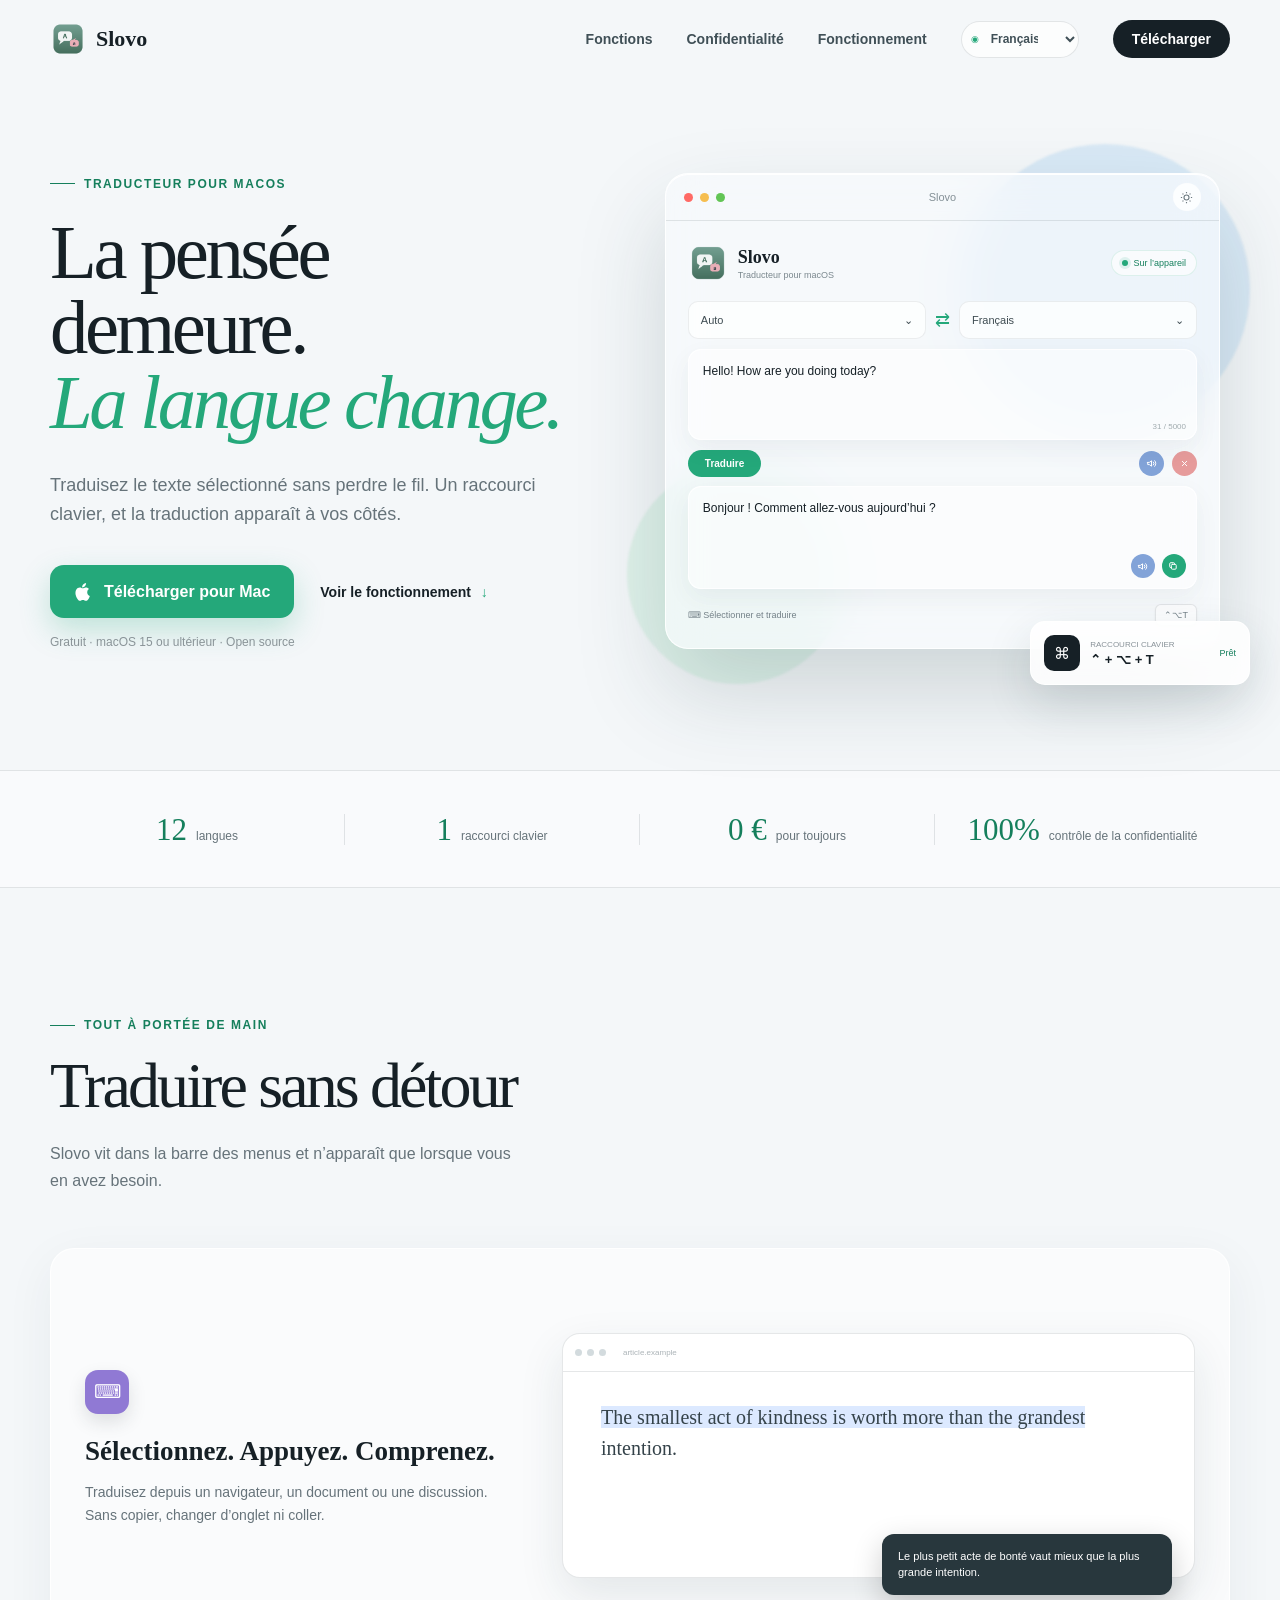
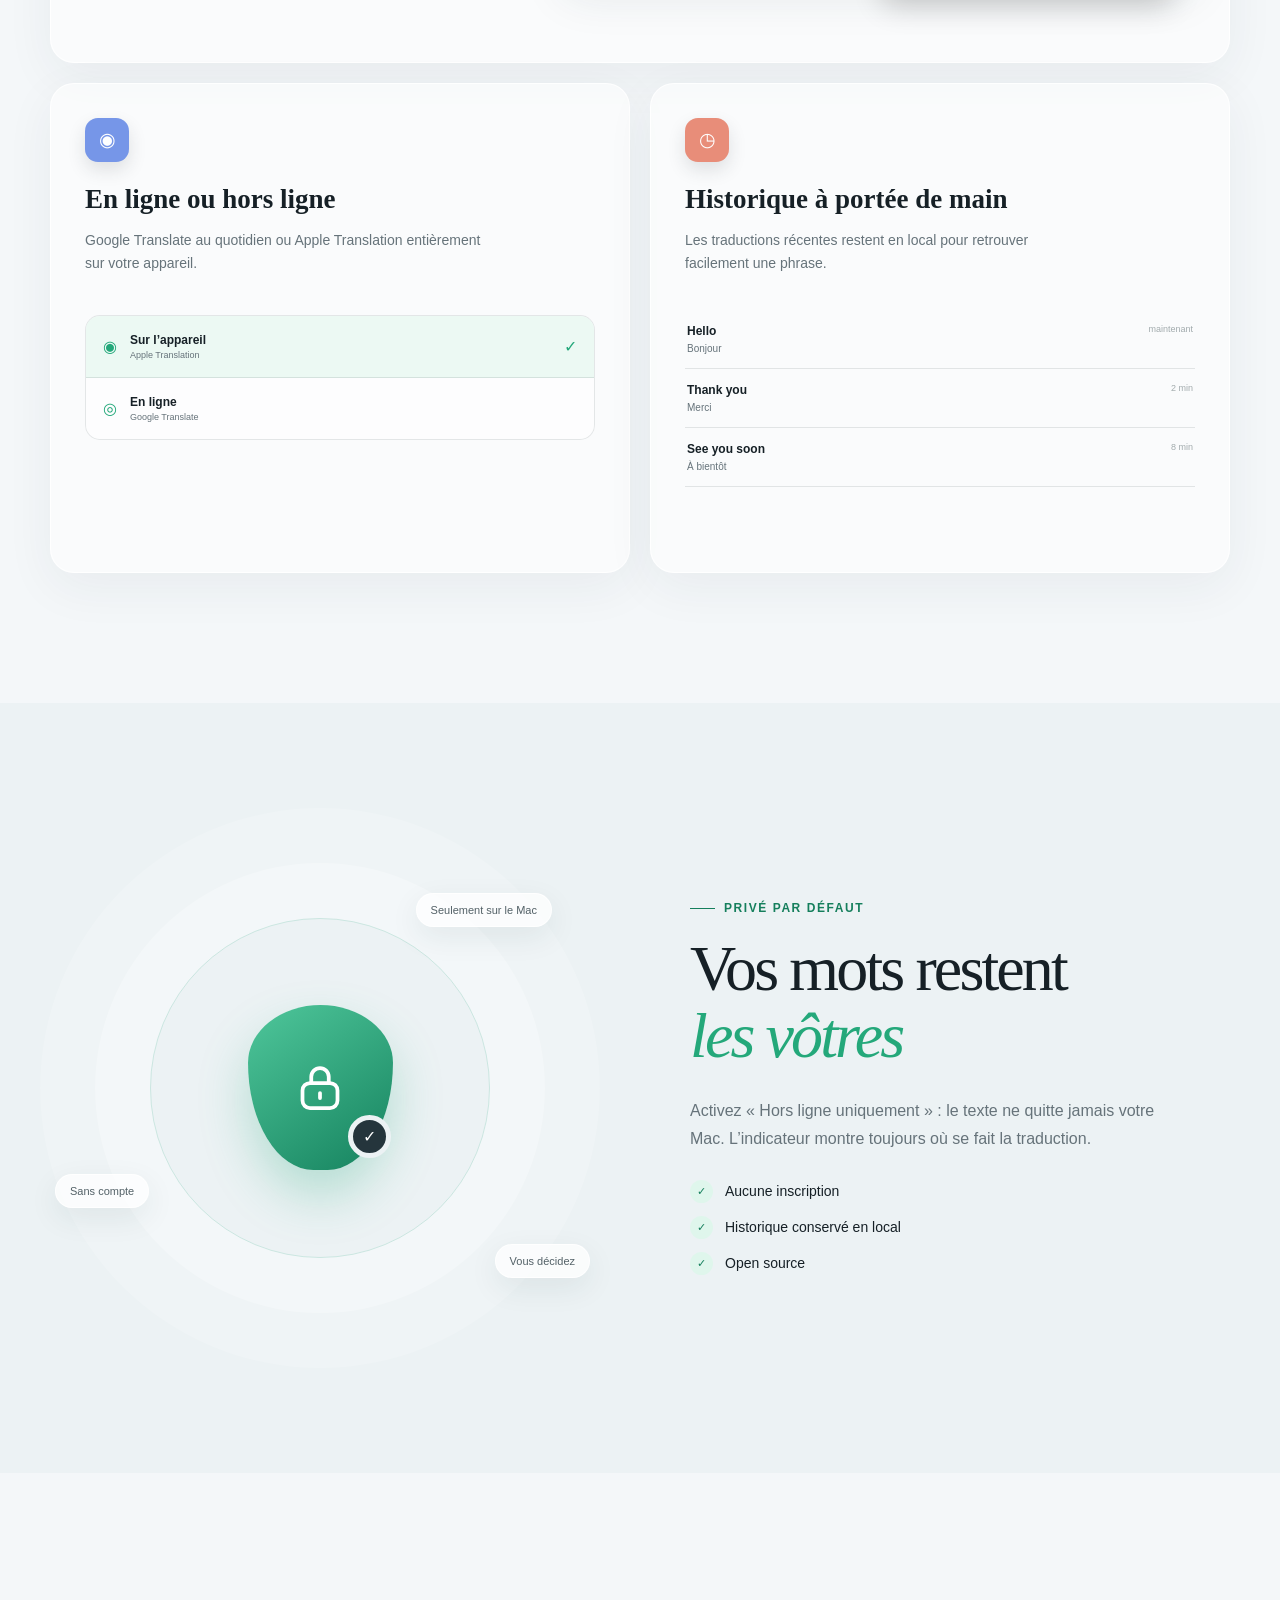
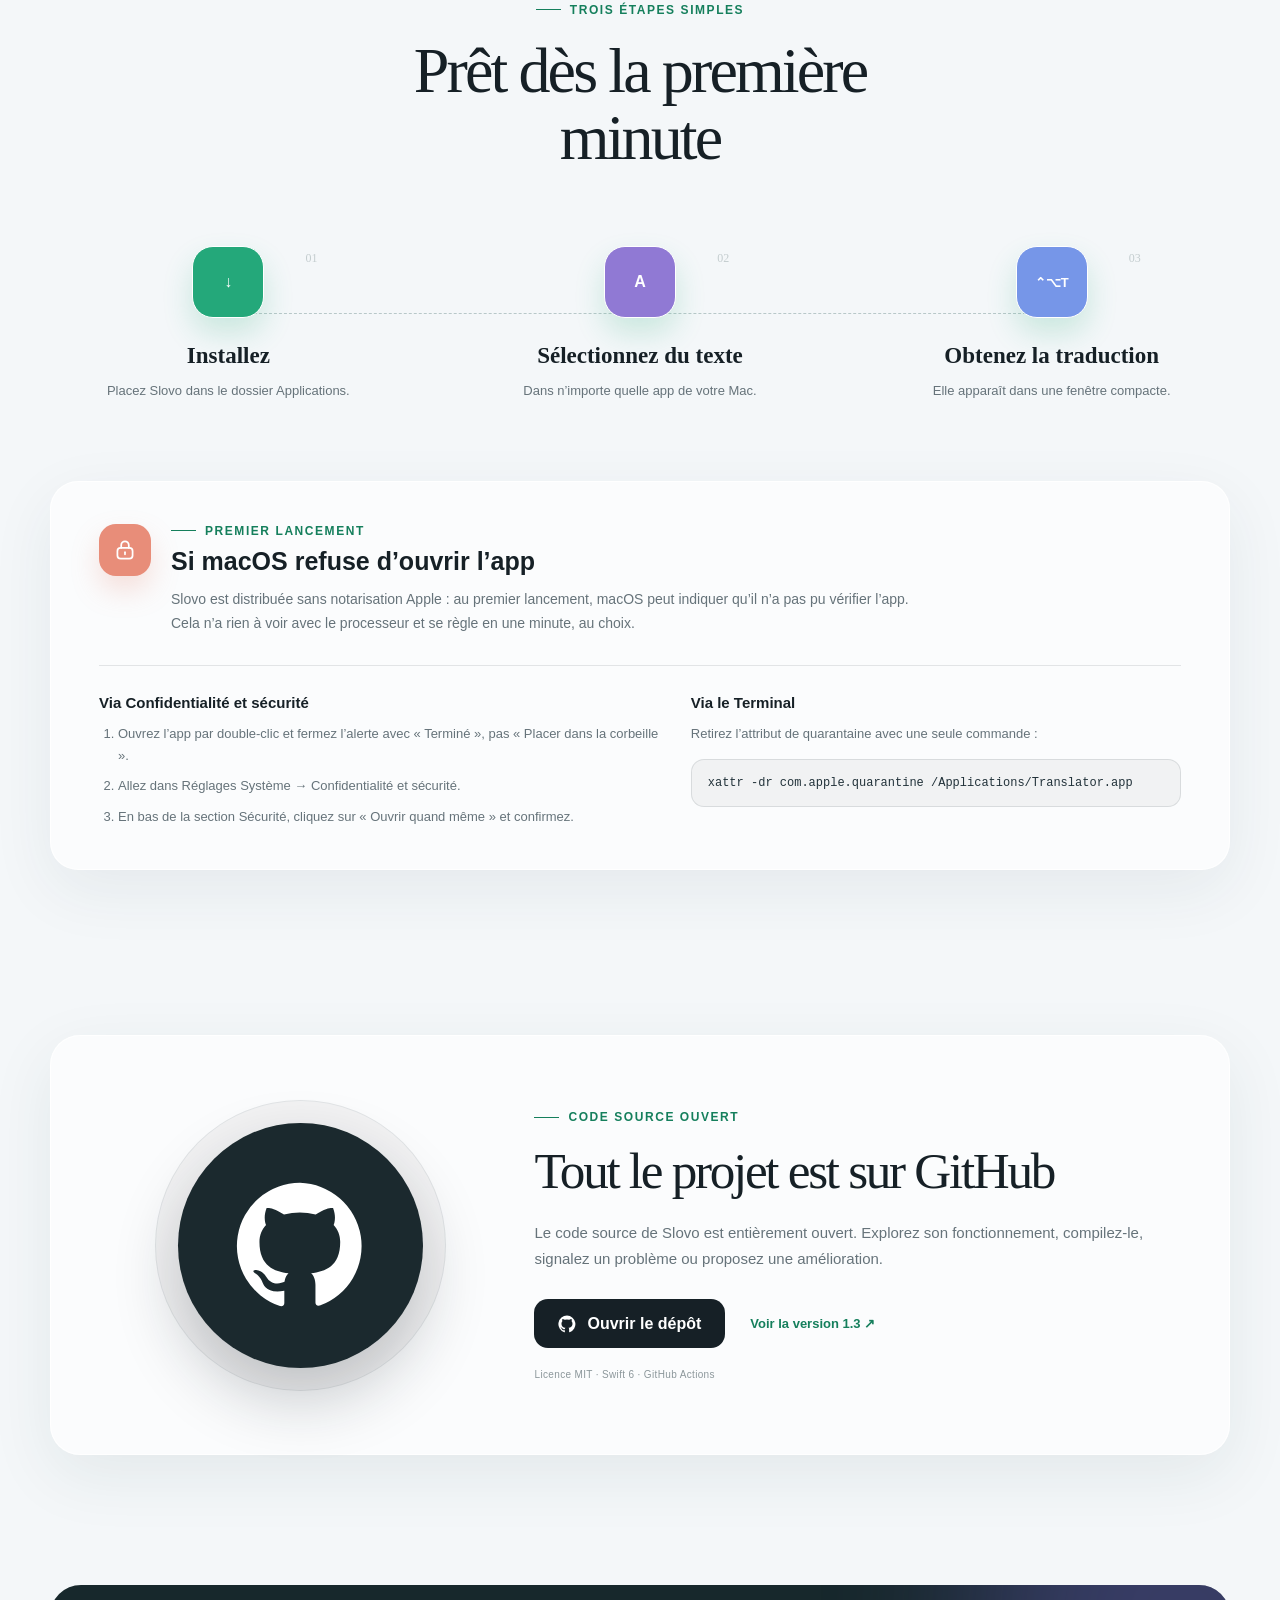
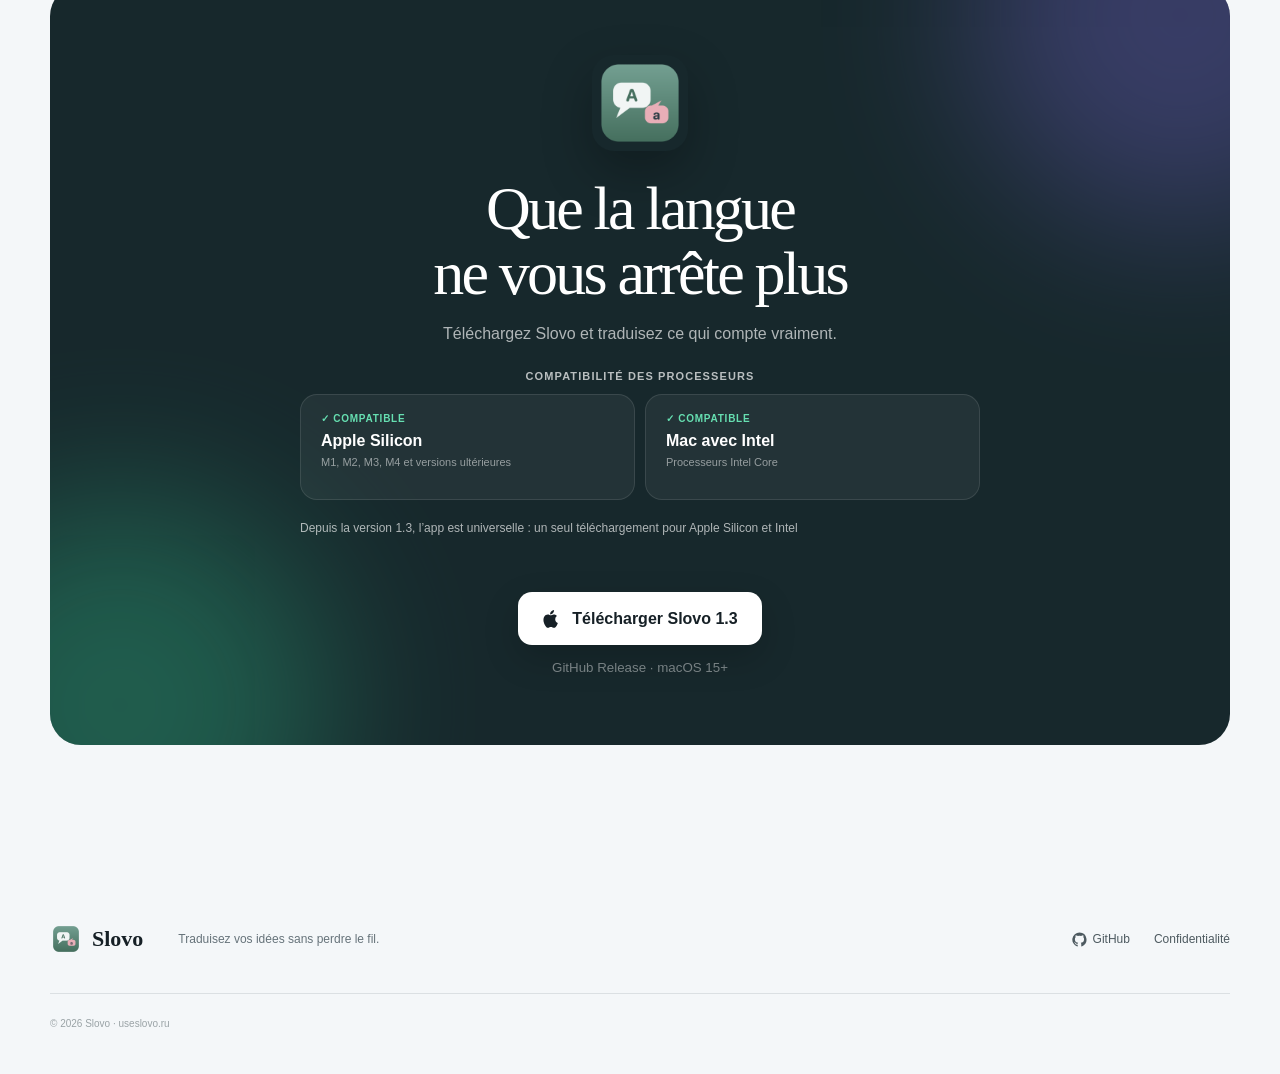
<file: website/fr/index.html>
<!doctype html>
<html lang="fr">
  <head>
    <meta charset="UTF-8" />
    <meta name="viewport" content="width=device-width, initial-scale=1" />
    <meta name="theme-color" content="#eef4f8" />
    <meta name="robots" content="index, follow, max-image-preview:large, max-snippet:-1, max-video-preview:-1" />
    <meta name="description" content="Un traducteur rapide et privé pour macOS. Traduisez le texte sélectionné avec un raccourci, en ligne ou directement sur votre appareil." />
    <meta name="application-name" content="Slovo" />
    <link rel="canonical" href="https://useslovo.ru/fr/" />
    <link rel="alternate" hreflang="ru" href="https://useslovo.ru/ru/" />
    <link rel="alternate" hreflang="en" href="https://useslovo.ru/en/" />
    <link rel="alternate" hreflang="es" href="https://useslovo.ru/es/" />
    <link rel="alternate" hreflang="de" href="https://useslovo.ru/de/" />
    <link rel="alternate" hreflang="fr" href="https://useslovo.ru/fr/" />
    <link rel="alternate" hreflang="it" href="https://useslovo.ru/it/" />
    <link rel="alternate" hreflang="pt" href="https://useslovo.ru/pt/" />
    <link rel="alternate" hreflang="zh" href="https://useslovo.ru/zh/" />
    <link rel="alternate" hreflang="ja" href="https://useslovo.ru/ja/" />
    <link rel="alternate" hreflang="ko" href="https://useslovo.ru/ko/" />
    <link rel="alternate" hreflang="tr" href="https://useslovo.ru/tr/" />
    <link rel="alternate" hreflang="uk" href="https://useslovo.ru/uk/" />
    <link rel="alternate" hreflang="x-default" href="https://useslovo.ru/" />
    <meta property="og:title" content="Slovo — traducteur gratuit pour macOS" />
    <meta property="og:description" content="Un traducteur rapide et privé pour macOS. Traduisez le texte sélectionné avec un raccourci, en ligne ou directement sur votre appareil." />
    <meta property="og:type" content="website" />
    <meta property="og:url" content="https://useslovo.ru/fr/" />
    <meta property="og:image" content="https://useslovo.ru/assets/app-icon.png" />
    <meta property="og:image:width" content="512" />
    <meta property="og:image:height" content="512" />
    <meta property="og:locale" content="fr_FR" />
    <meta property="og:locale:alternate" content="ru_RU" />
    <meta property="og:locale:alternate" content="en_US" />
    <meta property="og:locale:alternate" content="es_ES" />
    <meta property="og:locale:alternate" content="de_DE" />
    <meta property="og:locale:alternate" content="it_IT" />
    <meta property="og:locale:alternate" content="pt_BR" />
    <meta property="og:locale:alternate" content="zh_CN" />
    <meta property="og:locale:alternate" content="ja_JP" />
    <meta property="og:locale:alternate" content="ko_KR" />
    <meta property="og:locale:alternate" content="tr_TR" />
    <meta property="og:locale:alternate" content="uk_UA" />
    <meta name="twitter:card" content="summary" />
    <meta name="twitter:title" content="Slovo — traducteur gratuit pour macOS" />
    <meta name="twitter:description" content="Un traducteur rapide et privé pour macOS. Traduisez le texte sélectionné avec un raccourci, en ligne ou directement sur votre appareil." />
    <meta name="twitter:image" content="https://useslovo.ru/assets/app-icon.png" />
    <title>Slovo — traducteur gratuit pour macOS</title>
    <link rel="icon" href="/favicon.ico" sizes="32x32" />
    <link rel="icon" href="/favicon.svg" type="image/svg+xml" />
    <link rel="apple-touch-icon" href="/apple-touch-icon.png" />
    <link rel="stylesheet" href="../styles.css?v=2026-08-05-1" />
    <script type="application/ld+json">{"@context":"https://schema.org","@type":"SoftwareApplication","name":"Slovo","alternateName":"Слово","url":"https://useslovo.ru/fr/","description":"Un traducteur rapide et privé pour macOS. Traduisez le texte sélectionné avec un raccourci, en ligne ou directement sur votre appareil.","applicationCategory":"UtilitiesApplication","operatingSystem":"macOS 15 or later","processorRequirements":"Universal binary: Apple Silicon (arm64), M1 or newer, and Intel Macs (x86_64).","inLanguage":"fr","image":"https://useslovo.ru/assets/app-icon.png","downloadUrl":"https://github.com/Dosash/Translator-for-macOS/releases/latest/download/Translator.dmg","softwareVersion":"1.3","offers":{"@type":"Offer","price":"0","priceCurrency":"USD"},"license":"https://opensource.org/license/mit"}</script>
    <script src="../script.js?v=2026-08-05-1" defer></script>
  </head>
  <body data-language="fr">
    <a class="skip-link" href="#main">Aller au contenu</a>

    <header class="site-header" data-header>
      <div class="shell header-inner">
        <a class="brand" href="#top" aria-label="Slovo — accueil"><img src="../assets/app-icon.png" width="36" height="36" alt="" /><span>Slovo</span></a>
        <button class="menu-button" type="button" aria-label="Ouvrir le menu" aria-expanded="false" data-menu-button><span></span><span></span></button>
        <nav class="nav" aria-label="Fonctions" data-nav>
          <a href="#features">Fonctions</a><a href="#privacy">Confidentialité</a><a href="#how-it-works">Fonctionnement</a>
          <label class="language-select"><span class="sr-only">Choisir la langue</span><select data-language-select aria-label="Choisir la langue"><option value="ru">Русский</option><option value="en">English</option><option value="es">Español</option><option value="de">Deutsch</option><option value="fr" selected>Français</option><option value="it">Italiano</option><option value="pt">Português</option><option value="zh">中文</option><option value="ja">日本語</option><option value="ko">한국어</option><option value="tr">Türkçe</option><option value="uk">Українська</option></select></label>
          <a class="nav-download" href="#download">Télécharger</a>
        </nav>
      </div>
    </header>

    <main id="main">
      <section class="hero shell" id="top">
        <div class="hero-copy reveal">
          <div class="eyebrow"><span></span> Traducteur pour macOS</div>
          <h1>La pensée demeure.<br /><em>La langue change.</em></h1>
          <p class="hero-lead">Traduisez le texte sélectionné sans perdre le fil. Un raccourci clavier, et la traduction apparaît à vos côtés.</p>
          <div class="hero-actions">
            <a class="button button-primary" href="#download"><svg viewBox="0 0 24 24" aria-hidden="true"><path d="M16.7 12.9c0-2.6 2.1-3.9 2.2-4-1.2-1.8-3.1-2-3.8-2-1.6-.2-3.2 1-4 1-.9 0-2.3-1-3.7-1-1.9 0-3.6 1.1-4.6 2.8-2 3.4-.5 8.5 1.4 11.3.9 1.4 2 2.9 3.5 2.8 1.4-.1 2-1 3.7-1s2.2 1 3.7 1c1.5 0 2.5-1.4 3.4-2.8 1.1-1.6 1.5-3.2 1.5-3.3-.1 0-3.3-1.3-3.3-4.8ZM14 5.2c.8-1 1.4-2.4 1.2-3.8-1.2.1-2.7.8-3.6 1.8-.8.9-1.5 2.3-1.3 3.7 1.4.1 2.8-.7 3.7-1.7Z"/></svg>Télécharger pour Mac</a>
            <a class="text-link" href="#how-it-works">Voir le fonctionnement <span>↓</span></a>
          </div>
          <p class="hero-note">Gratuit · macOS 15 ou ultérieur · Open source</p>
        </div>

        <div class="hero-visual reveal" data-delay="1" aria-label="Traducteur pour macOS">
          <div class="orb orb-one"></div><div class="orb orb-two"></div>
          <div class="mac-window">
            <div class="window-topbar"><div class="traffic"><i></i><i></i><i></i></div><span>Slovo</span><button class="theme-button" type="button" aria-label="Changer le thème de l’aperçu" aria-pressed="false" data-theme-button><svg viewBox="0 0 24 24" aria-hidden="true"><path d="M12 3v2m0 14v2M3 12h2m14 0h2M5.64 5.64l1.42 1.42m9.88 9.88 1.42 1.42m0-12.72-1.42 1.42M7.06 16.94l-1.42 1.42M16 12a4 4 0 1 1-8 0 4 4 0 0 1 8 0Z"/></svg></button></div>
            <div class="translator-card">
              <div class="app-heading"><div class="mini-brand"><img src="../assets/app-icon.png" width="40" height="40" alt="" /><div><strong>Slovo</strong><small>Traducteur pour macOS</small></div></div><span class="privacy-pill"><i></i>Sur l’appareil</span></div>
              <div class="language-row"><button type="button">Auto <span>⌄</span></button><span class="swap" aria-hidden="true">⇄</span><button type="button">Français <span>⌄</span></button></div>
              <div class="translation-box source-box"><span>Hello! How are you doing today?</span><small>31 / 5000</small></div>
              <div class="translate-row"><button type="button">Traduire</button><span class="mock-icon mock-speaker"><svg viewBox="0 0 24 24" aria-hidden="true"><path d="M5 10v4h3l4 3V7l-4 3H5Z"/><path d="M15.5 9.2a4 4 0 0 1 0 5.6"/><path d="M18 6.8a7.4 7.4 0 0 1 0 10.4"/></svg></span><span class="mock-icon mock-clear"><svg viewBox="0 0 24 24" aria-hidden="true"><path d="m8 8 8 8M16 8l-8 8"/></svg></span></div>
              <div class="translation-box result-box"><span>Bonjour ! Comment allez-vous aujourd’hui ?</span><div class="result-actions"><span class="mock-icon mock-speaker"><svg viewBox="0 0 24 24" aria-hidden="true"><path d="M5 10v4h3l4 3V7l-4 3H5Z"/><path d="M15.5 9.2a4 4 0 0 1 0 5.6"/><path d="M18 6.8a7.4 7.4 0 0 1 0 10.4"/></svg></span><span class="mock-icon mock-copy"><svg viewBox="0 0 24 24" aria-hidden="true"><rect x="8" y="8" width="9" height="9" rx="2"/><path d="M14 8V7a2 2 0 0 0-2-2H7a2 2 0 0 0-2 2v5a2 2 0 0 0 2 2h1"/></svg></span></div></div>
              <div class="app-footer"><span>⌨ Sélectionner et traduire</span><kbd>⌃⌥T</kbd></div>
            </div>
          </div>
          <div class="hotkey-card"><div class="hotkey-icon">⌘</div><div><small>Raccourci clavier</small><strong>⌃ + ⌥ + T</strong></div><span>Prêt</span></div>
        </div>
      </section>

      <section class="trust-strip" aria-label="Tout à portée de main"><div class="shell trust-grid"><div><strong>12</strong><span>langues</span></div><div><strong>1</strong><span>raccourci clavier</span></div><div><strong>0 €</strong><span>pour toujours</span></div><div><strong>100%</strong><span>contrôle de la confidentialité</span></div></div></section>

      <section class="section shell" id="features">
        <div class="section-heading reveal"><div class="eyebrow"><span></span> Tout à portée de main</div><h2>Traduire sans détour</h2><p>Slovo vit dans la barre des menus et n’apparaît que lorsque vous en avez besoin.</p></div>
        <div class="feature-grid">
          <article class="feature-card feature-wide reveal"><div class="feature-copy"><div class="feature-icon lilac">⌨</div><h3>Sélectionnez. Appuyez. Comprenez.</h3><p>Traduisez depuis un navigateur, un document ou une discussion. Sans copier, changer d’onglet ni coller.</p></div><div class="selection-demo"><div class="browser-bar"><i></i><i></i><i></i><span>article.example</span></div><p>The smallest act of kindness is worth more than the grandest intention.</p><div class="selection-popover">Le plus petit acte de bonté vaut mieux que la plus grande intention.</div></div></article>
          <article class="feature-card reveal" data-delay="1"><div class="feature-icon blue">◉</div><h3>En ligne ou hors ligne</h3><p>Google Translate au quotidien ou Apple Translation entièrement sur votre appareil.</p><div class="engine-toggle"><div class="active"><span>◉</span><div><strong>Sur l’appareil</strong><small>Apple Translation</small></div><i>✓</i></div><div><span>◎</span><div><strong>En ligne</strong><small>Google Translate</small></div></div></div></article>
          <article class="feature-card reveal" data-delay="2"><div class="feature-icon coral">◷</div><h3>Historique à portée de main</h3><p>Les traductions récentes restent en local pour retrouver facilement une phrase.</p><div class="history-list"><div><span><b>Hello</b><small>Bonjour</small></span><time>maintenant</time></div><div><span><b>Thank you</b><small>Merci</small></span><time>2 min</time></div><div><span><b>See you soon</b><small>À bientôt</small></span><time>8 min</time></div></div></article>
        </div>
      </section>

      <section class="section privacy-section" id="privacy"><div class="shell privacy-layout">
        <div class="privacy-visual reveal"><div class="shield-rings"><div class="shield"><svg viewBox="0 0 24 24" aria-hidden="true"><rect x="5" y="10" width="14" height="10" rx="3"/><path d="M8.5 10V7.5a3.5 3.5 0 0 1 7 0V10"/><path d="M12 14v2"/></svg><span>✓</span></div></div><span class="privacy-label label-local">Seulement sur le Mac</span><span class="privacy-label label-control">Vous décidez</span><span class="privacy-label label-private">Sans compte</span></div>
        <div class="privacy-copy reveal" data-delay="1"><div class="eyebrow"><span></span> Privé par défaut</div><h2>Vos mots restent<br /><em>les vôtres</em></h2><p>Activez « Hors ligne uniquement » : le texte ne quitte jamais votre Mac. L’indicateur montre toujours où se fait la traduction.</p><ul><li><span>✓</span>Aucune inscription</li><li><span>✓</span>Historique conservé en local</li><li><span>✓</span>Open source</li></ul></div>
      </div></section>

      <section class="section shell how" id="how-it-works"><div class="section-heading centered reveal"><div class="eyebrow"><span></span> Trois étapes simples</div><h2>Prêt dès la première minute</h2></div><ol class="steps"><li class="reveal"><span class="step-number">01</span><div class="step-icon">↓</div><h3>Installez</h3><p>Placez Slovo dans le dossier Applications.</p></li><li class="reveal" data-delay="1"><span class="step-number">02</span><div class="step-icon">A</div><h3>Sélectionnez du texte</h3><p>Dans n’importe quelle app de votre Mac.</p></li><li class="reveal" data-delay="2"><span class="step-number">03</span><div class="step-icon">⌃⌥T</div><h3>Obtenez la traduction</h3><p>Elle apparaît dans une fenêtre compacte.</p></li></ol><div class="gatekeeper reveal"><div class="gatekeeper-intro"><span class="gatekeeper-mark" aria-hidden="true"><svg viewBox="0 0 24 24" aria-hidden="true"><rect x="5" y="10" width="14" height="10" rx="3"/><path d="M8.5 10V7.5a3.5 3.5 0 0 1 7 0V10"/><path d="M12 14v2"/></svg></span><div><div class="eyebrow"><span></span> Premier lancement</div><h3>Si macOS refuse d’ouvrir l’app</h3><p>Slovo est distribuée sans notarisation Apple : au premier lancement, macOS peut indiquer qu’il n’a pas pu vérifier l’app. Cela n’a rien à voir avec le processeur et se règle en une minute, au choix.</p></div></div><div class="gatekeeper-methods"><div class="gatekeeper-method"><strong>Via Confidentialité et sécurité</strong><ol><li>Ouvrez l’app par double-clic et fermez l’alerte avec « Terminé », pas « Placer dans la corbeille ».</li><li>Allez dans Réglages Système → Confidentialité et sécurité.</li><li>En bas de la section Sécurité, cliquez sur « Ouvrir quand même » et confirmez.</li></ol></div><div class="gatekeeper-method"><strong>Via le Terminal</strong><p>Retirez l’attribut de quarantaine avec une seule commande :</p><code>xattr -dr com.apple.quarantine /Applications/Translator.app</code></div></div></div></section>

      <section class="section github-section" id="open-source"><div class="shell github-card reveal"><div class="github-mark"><svg class="" viewBox="0 0 24 24" aria-hidden="true"><path d="M12 .7a11.5 11.5 0 0 0-3.64 22.4c.58.1.79-.25.79-.56v-2.23c-3.22.7-3.9-1.37-3.9-1.37-.52-1.34-1.28-1.7-1.28-1.7-1.05-.72.08-.7.08-.7 1.16.08 1.77 1.19 1.77 1.19 1.03 1.77 2.7 1.26 3.36.96.1-.75.4-1.26.73-1.55-2.57-.3-5.28-1.29-5.28-5.69 0-1.26.45-2.29 1.19-3.1-.12-.3-.52-1.47.11-3.06 0 0 .97-.31 3.16 1.18a10.98 10.98 0 0 1 5.76 0c2.19-1.49 3.16-1.18 3.16-1.18.63 1.59.23 2.76.11 3.06.74.81 1.19 1.84 1.19 3.1 0 4.42-2.71 5.39-5.29 5.68.42.36.79 1.06.79 2.14v3.18c0 .31.21.67.8.56A11.5 11.5 0 0 0 12 .7Z"/></svg></div><div class="github-copy"><div class="eyebrow"><span></span> Code source ouvert</div><h2>Tout le projet est sur GitHub</h2><p>Le code source de Slovo est entièrement ouvert. Explorez son fonctionnement, compilez-le, signalez un problème ou proposez une amélioration.</p><div class="github-actions"><a class="button github-primary" href="https://github.com/Dosash/Translator-for-macOS" target="_blank" rel="noreferrer"><svg class="button-github-icon" viewBox="0 0 24 24" aria-hidden="true"><path d="M12 .7a11.5 11.5 0 0 0-3.64 22.4c.58.1.79-.25.79-.56v-2.23c-3.22.7-3.9-1.37-3.9-1.37-.52-1.34-1.28-1.7-1.28-1.7-1.05-.72.08-.7.08-.7 1.16.08 1.77 1.19 1.77 1.19 1.03 1.77 2.7 1.26 3.36.96.1-.75.4-1.26.73-1.55-2.57-.3-5.28-1.29-5.28-5.69 0-1.26.45-2.29 1.19-3.1-.12-.3-.52-1.47.11-3.06 0 0 .97-.31 3.16 1.18a10.98 10.98 0 0 1 5.76 0c2.19-1.49 3.16-1.18 3.16-1.18.63 1.59.23 2.76.11 3.06.74.81 1.19 1.84 1.19 3.1 0 4.42-2.71 5.39-5.29 5.68.42.36.79 1.06.79 2.14v3.18c0 .31.21.67.8.56A11.5 11.5 0 0 0 12 .7Z"/></svg>Ouvrir le dépôt</a><a class="github-release-link" href="https://github.com/Dosash/Translator-for-macOS/releases/latest" target="_blank" rel="noreferrer">Voir la version 1.3 ↗</a></div><small>Licence MIT · Swift 6 · GitHub Actions</small></div></div></section>

      <section class="section shell download-section" id="download"><div class="download-card reveal"><div class="download-glow glow-left"></div><div class="download-glow glow-right"></div><img src="../assets/app-icon.png" width="96" height="96" alt="Slovo" /><h2>Que la langue<br />ne vous arrête plus</h2><p>Téléchargez Slovo et traduisez ce qui compte vraiment.</p><div class="compatibility" aria-label="Compatibilité des processeurs"><strong class="compatibility-title">Compatibilité des processeurs</strong><div class="compatibility-grid"><div class="compatibility-item compatibility-supported"><span class="compatibility-status">✓ Compatible</span><strong>Apple Silicon</strong><small>M1, M2, M3, M4 et versions ultérieures</small></div><div class="compatibility-item compatibility-supported"><span class="compatibility-status">✓ Compatible</span><strong>Mac avec Intel</strong><small>Processeurs Intel Core</small></div></div><p class="compatibility-note">Depuis la version 1.3, l’app est universelle : un seul téléchargement pour Apple Silicon et Intel</p></div><a class="button button-light" href="https://github.com/Dosash/Translator-for-macOS/releases/latest/download/Translator.dmg"><svg viewBox="0 0 24 24" aria-hidden="true"><path d="M16.7 12.9c0-2.6 2.1-3.9 2.2-4-1.2-1.8-3.1-2-3.8-2-1.6-.2-3.2 1-4 1-.9 0-2.3-1-3.7-1-1.9 0-3.6 1.1-4.6 2.8-2 3.4-.5 8.5 1.4 11.3.9 1.4 2 2.9 3.5 2.8 1.4-.1 2-1 3.7-1s2.2 1 3.7 1c1.5 0 2.5-1.4 3.4-2.8 1.1-1.6 1.5-3.2 1.5-3.3-.1 0-3.3-1.3-3.3-4.8ZM14 5.2c.8-1 1.4-2.4 1.2-3.8-1.2.1-2.7.8-3.6 1.8-.8.9-1.5 2.3-1.3 3.7 1.4.1 2.8-.7 3.7-1.7Z"/></svg>Télécharger Slovo 1.3</a><small class="download-meta">GitHub Release · macOS 15+</small></div></section>
    </main>

    <footer class="footer"><div class="shell footer-inner"><a class="brand" href="#top"><img src="../assets/app-icon.png" width="32" height="32" alt="" /><span>Slovo</span></a><p>Traduisez vos idées sans perdre le fil.</p><div class="footer-links"><a class="footer-github" href="https://github.com/Dosash/Translator-for-macOS" target="_blank" rel="noreferrer"><svg class="footer-github-icon" viewBox="0 0 24 24" aria-hidden="true"><path d="M12 .7a11.5 11.5 0 0 0-3.64 22.4c.58.1.79-.25.79-.56v-2.23c-3.22.7-3.9-1.37-3.9-1.37-.52-1.34-1.28-1.7-1.28-1.7-1.05-.72.08-.7.08-.7 1.16.08 1.77 1.19 1.77 1.19 1.03 1.77 2.7 1.26 3.36.96.1-.75.4-1.26.73-1.55-2.57-.3-5.28-1.29-5.28-5.69 0-1.26.45-2.29 1.19-3.1-.12-.3-.52-1.47.11-3.06 0 0 .97-.31 3.16 1.18a10.98 10.98 0 0 1 5.76 0c2.19-1.49 3.16-1.18 3.16-1.18.63 1.59.23 2.76.11 3.06.74.81 1.19 1.84 1.19 3.1 0 4.42-2.71 5.39-5.29 5.68.42.36.79 1.06.79 2.14v3.18c0 .31.21.67.8.56A11.5 11.5 0 0 0 12 .7Z"/></svg>GitHub</a><a href="#privacy">Confidentialité</a></div><span class="copyright">© 2026 Slovo · useslovo.ru</span></div></footer>
  </body>
</html>
</file>
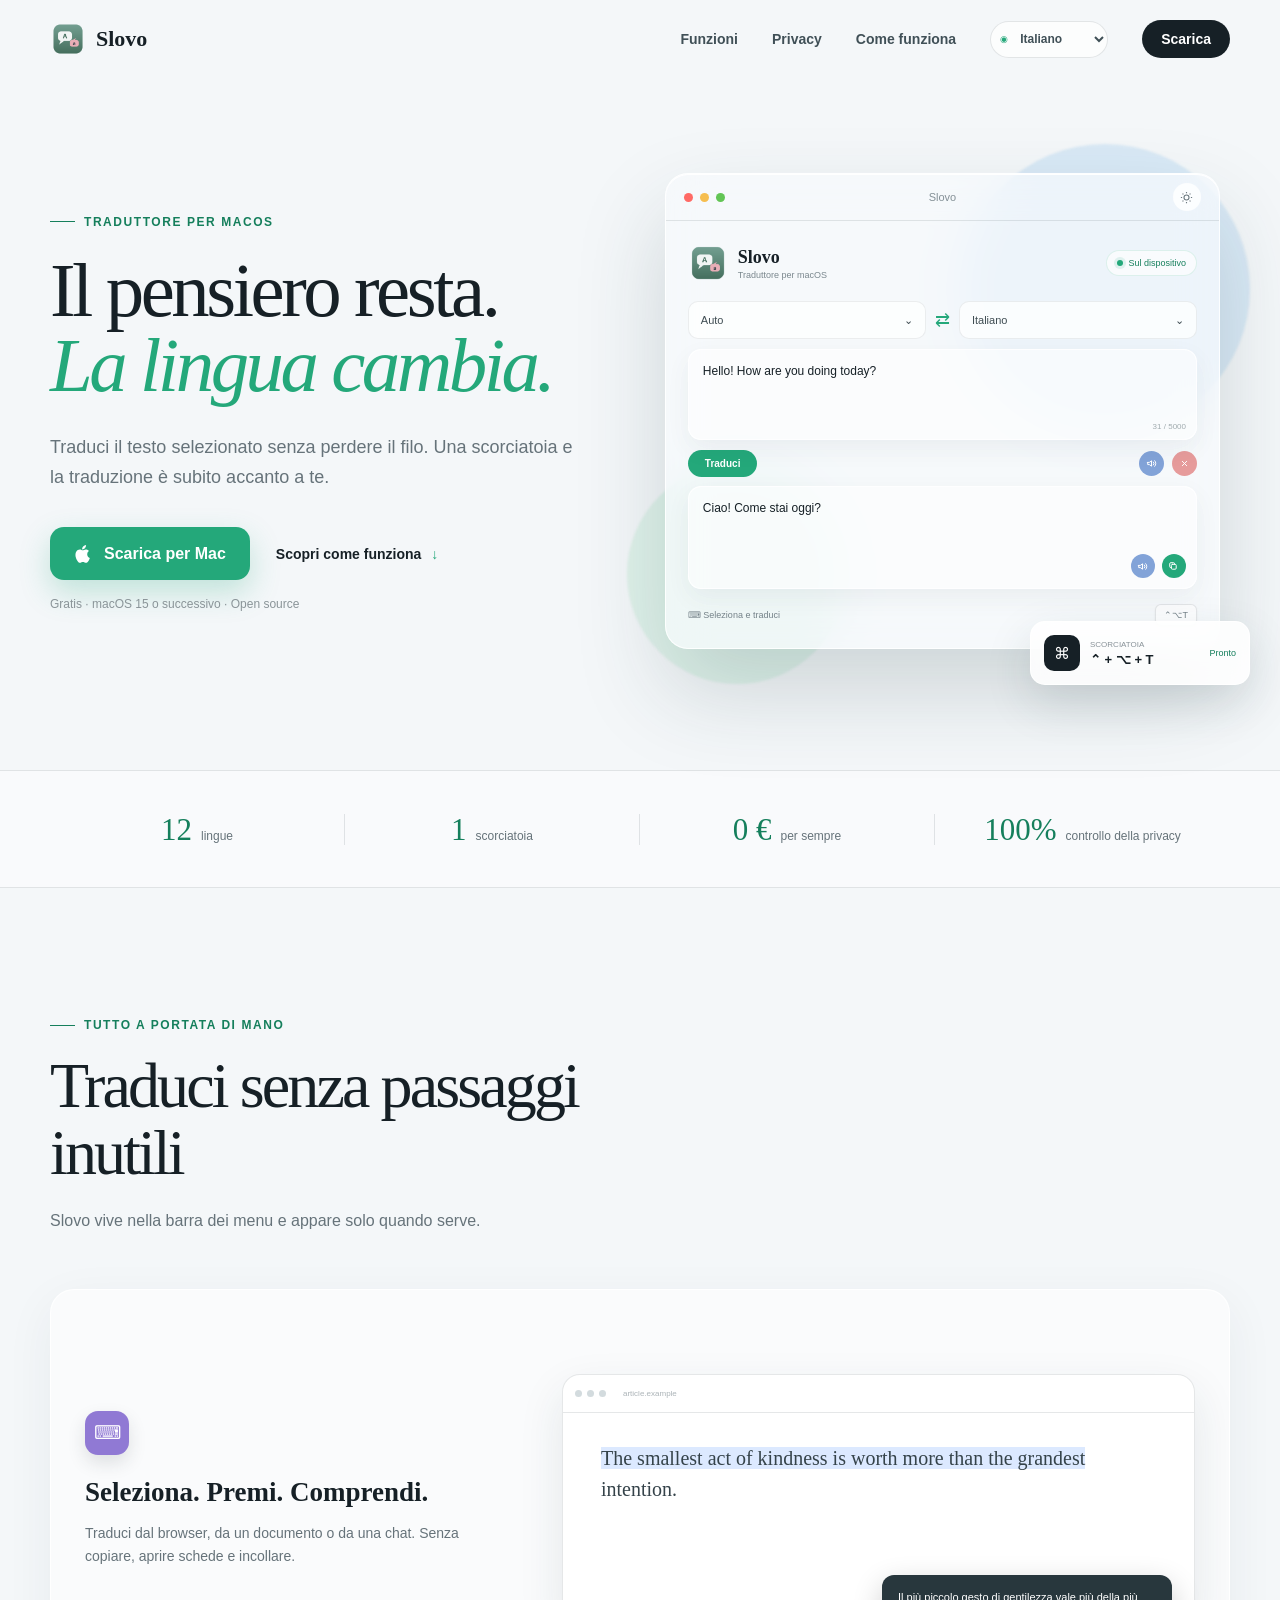
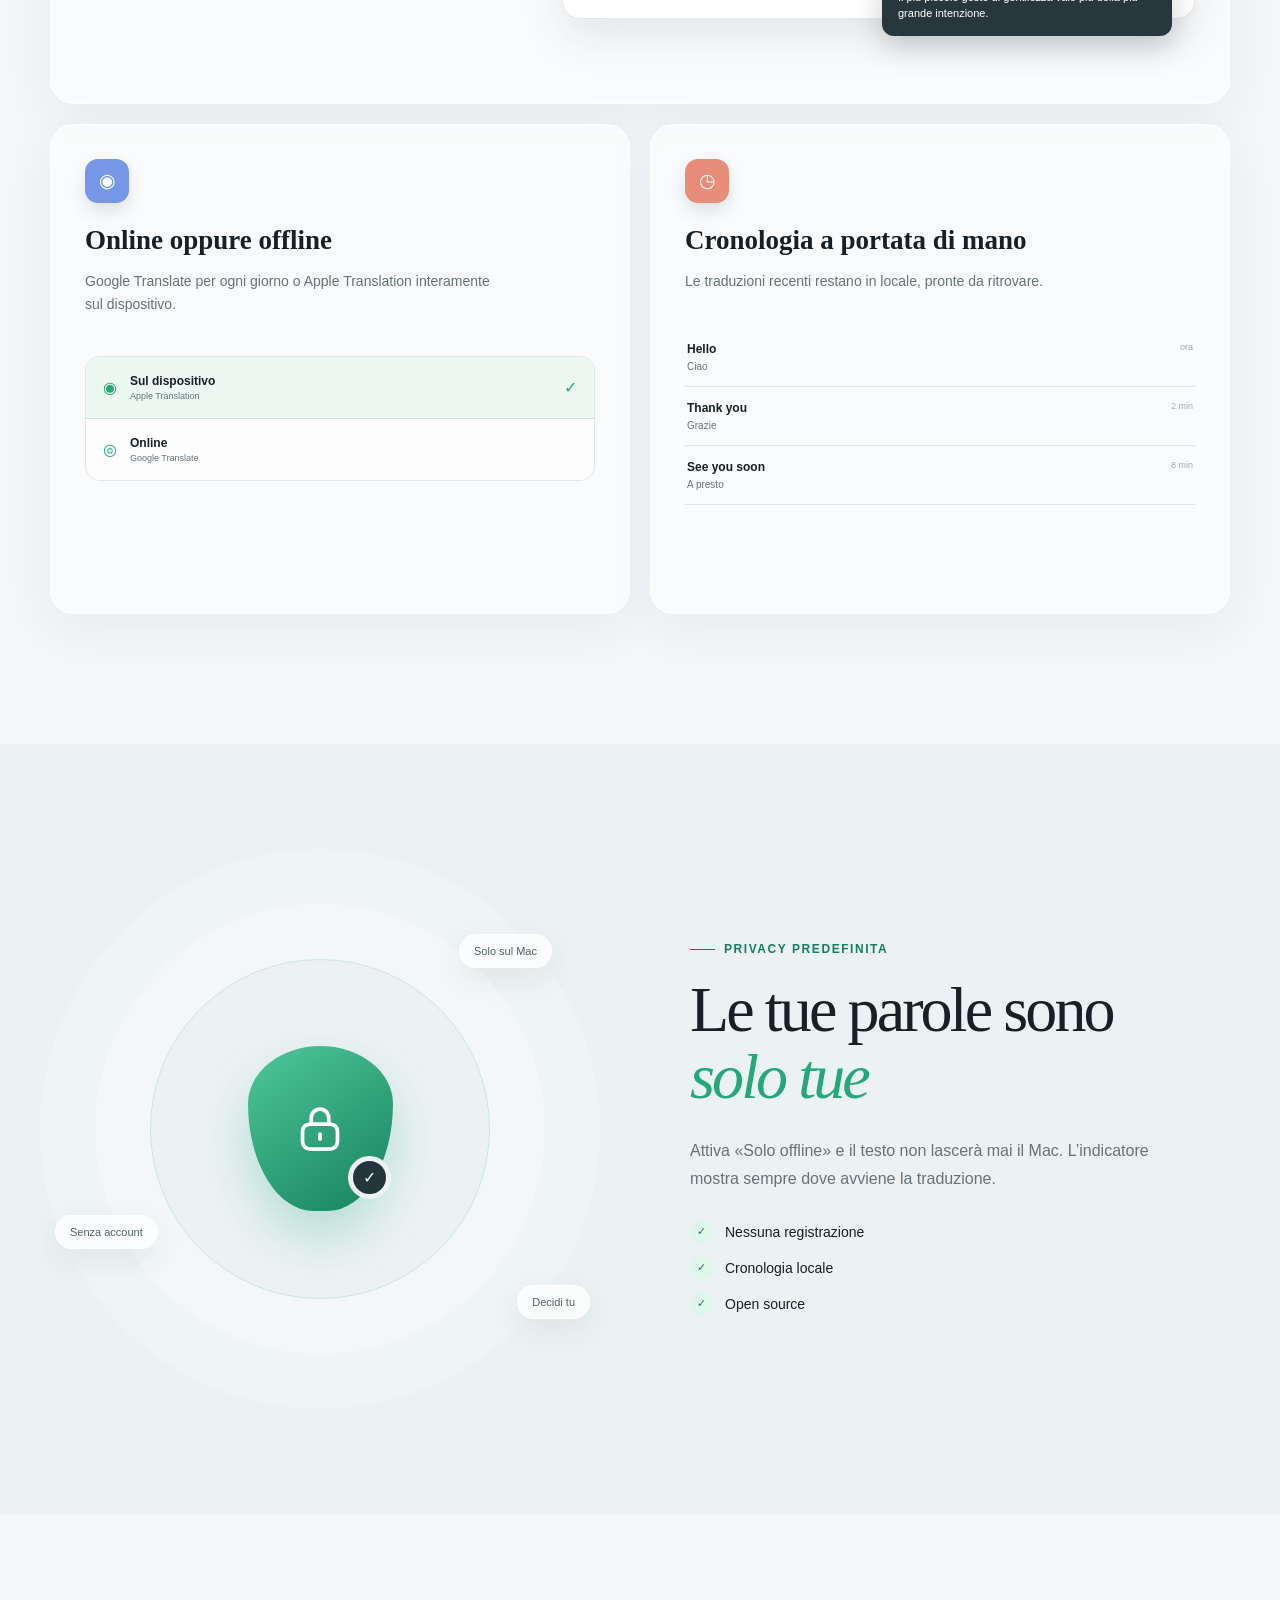
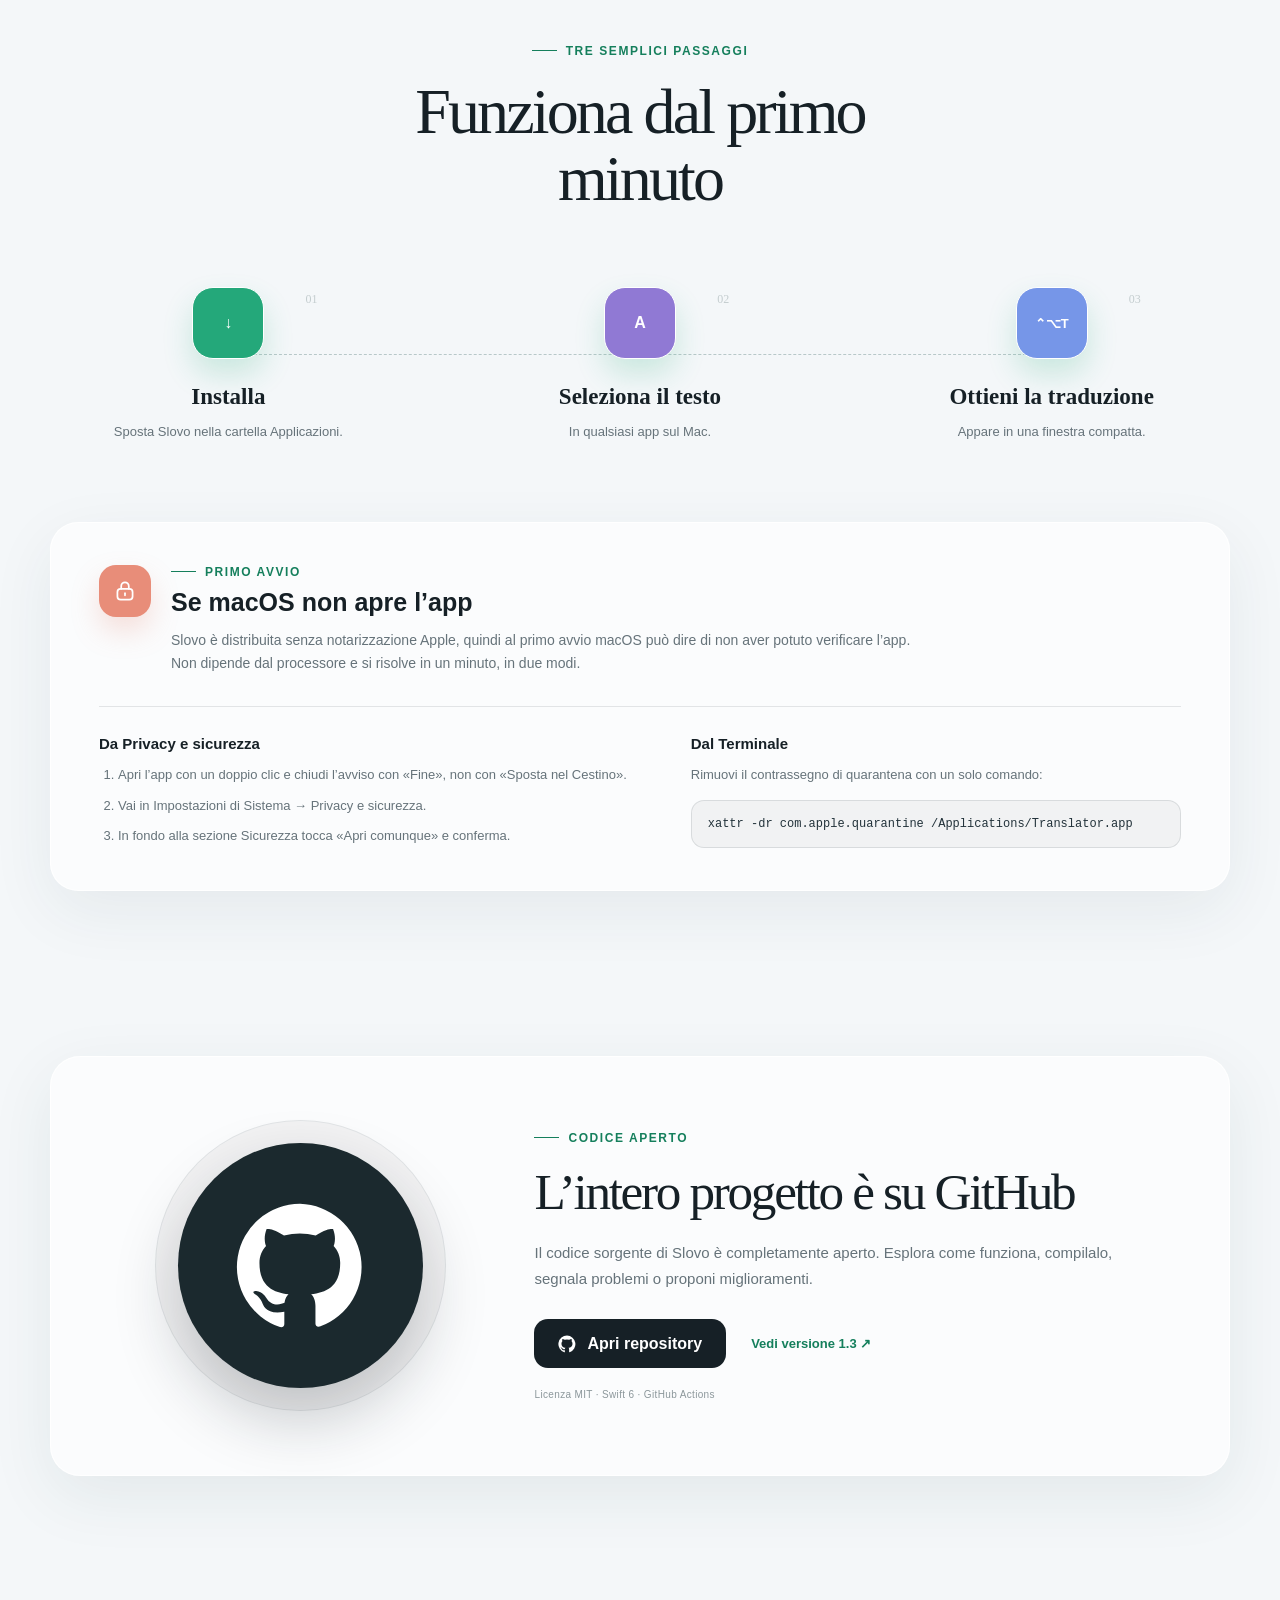
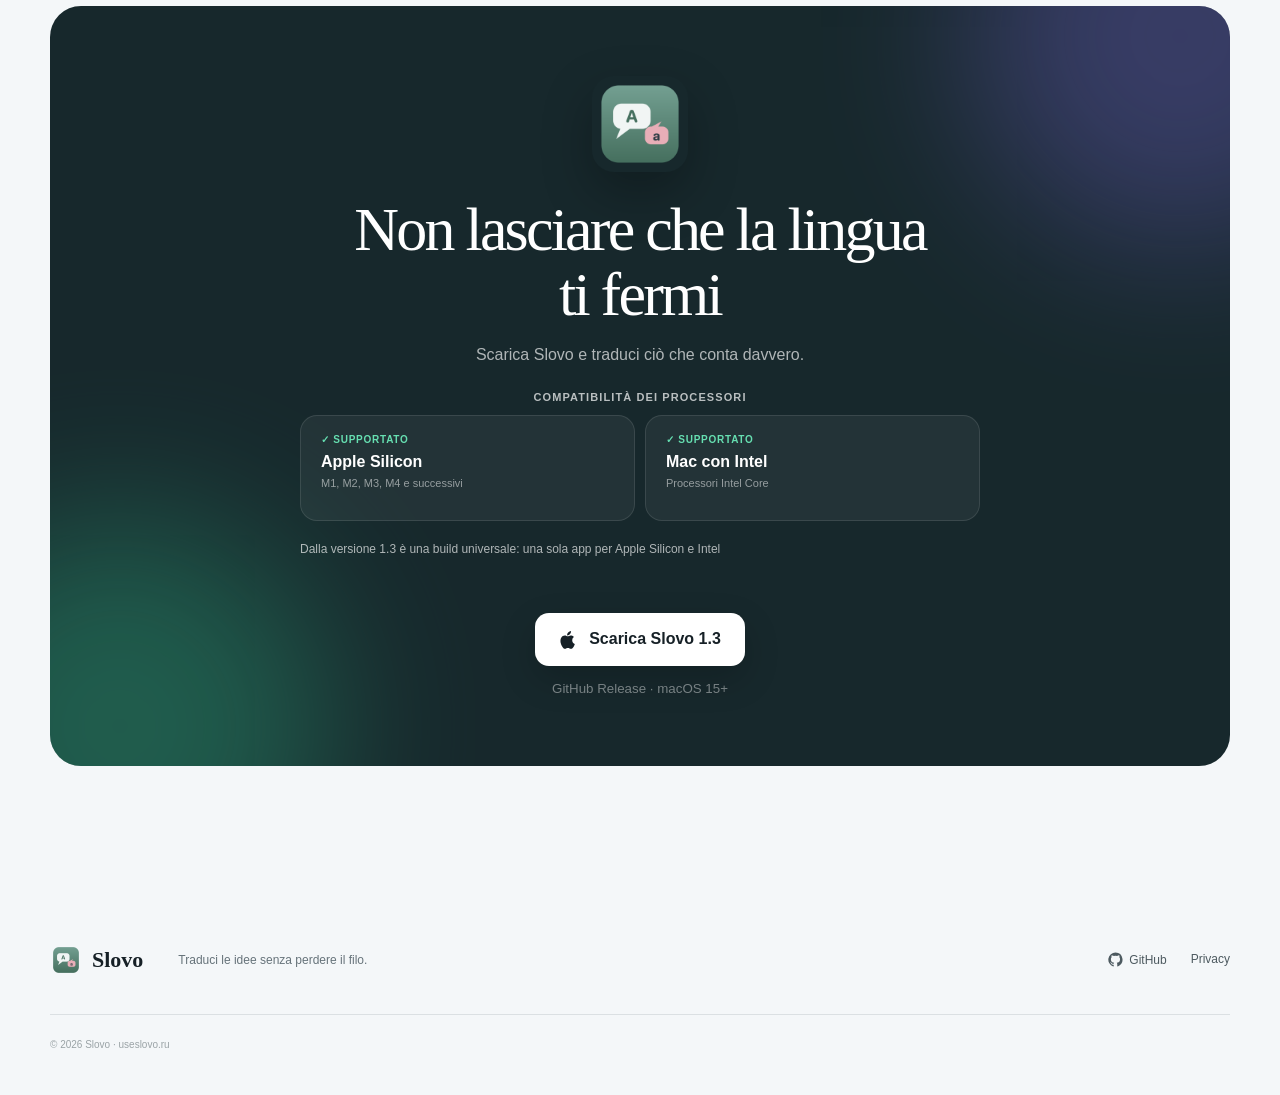
<file: website/it/index.html>
<!doctype html>
<html lang="it">
  <head>
    <meta charset="UTF-8" />
    <meta name="viewport" content="width=device-width, initial-scale=1" />
    <meta name="theme-color" content="#eef4f8" />
    <meta name="robots" content="index, follow, max-image-preview:large, max-snippet:-1, max-video-preview:-1" />
    <meta name="description" content="Traduttore veloce e privato per macOS. Traduci il testo selezionato con una scorciatoia, online o direttamente sul dispositivo." />
    <meta name="application-name" content="Slovo" />
    <link rel="canonical" href="https://useslovo.ru/it/" />
    <link rel="alternate" hreflang="ru" href="https://useslovo.ru/ru/" />
    <link rel="alternate" hreflang="en" href="https://useslovo.ru/en/" />
    <link rel="alternate" hreflang="es" href="https://useslovo.ru/es/" />
    <link rel="alternate" hreflang="de" href="https://useslovo.ru/de/" />
    <link rel="alternate" hreflang="fr" href="https://useslovo.ru/fr/" />
    <link rel="alternate" hreflang="it" href="https://useslovo.ru/it/" />
    <link rel="alternate" hreflang="pt" href="https://useslovo.ru/pt/" />
    <link rel="alternate" hreflang="zh" href="https://useslovo.ru/zh/" />
    <link rel="alternate" hreflang="ja" href="https://useslovo.ru/ja/" />
    <link rel="alternate" hreflang="ko" href="https://useslovo.ru/ko/" />
    <link rel="alternate" hreflang="tr" href="https://useslovo.ru/tr/" />
    <link rel="alternate" hreflang="uk" href="https://useslovo.ru/uk/" />
    <link rel="alternate" hreflang="x-default" href="https://useslovo.ru/" />
    <meta property="og:title" content="Slovo — traduttore gratuito per macOS" />
    <meta property="og:description" content="Traduttore veloce e privato per macOS. Traduci il testo selezionato con una scorciatoia, online o direttamente sul dispositivo." />
    <meta property="og:type" content="website" />
    <meta property="og:url" content="https://useslovo.ru/it/" />
    <meta property="og:image" content="https://useslovo.ru/assets/app-icon.png" />
    <meta property="og:image:width" content="512" />
    <meta property="og:image:height" content="512" />
    <meta property="og:locale" content="it_IT" />
    <meta property="og:locale:alternate" content="ru_RU" />
    <meta property="og:locale:alternate" content="en_US" />
    <meta property="og:locale:alternate" content="es_ES" />
    <meta property="og:locale:alternate" content="de_DE" />
    <meta property="og:locale:alternate" content="fr_FR" />
    <meta property="og:locale:alternate" content="pt_BR" />
    <meta property="og:locale:alternate" content="zh_CN" />
    <meta property="og:locale:alternate" content="ja_JP" />
    <meta property="og:locale:alternate" content="ko_KR" />
    <meta property="og:locale:alternate" content="tr_TR" />
    <meta property="og:locale:alternate" content="uk_UA" />
    <meta name="twitter:card" content="summary" />
    <meta name="twitter:title" content="Slovo — traduttore gratuito per macOS" />
    <meta name="twitter:description" content="Traduttore veloce e privato per macOS. Traduci il testo selezionato con una scorciatoia, online o direttamente sul dispositivo." />
    <meta name="twitter:image" content="https://useslovo.ru/assets/app-icon.png" />
    <title>Slovo — traduttore gratuito per macOS</title>
    <link rel="icon" href="/favicon.ico" sizes="32x32" />
    <link rel="icon" href="/favicon.svg" type="image/svg+xml" />
    <link rel="apple-touch-icon" href="/apple-touch-icon.png" />
    <link rel="stylesheet" href="../styles.css?v=2026-08-05-1" />
    <script type="application/ld+json">{"@context":"https://schema.org","@type":"SoftwareApplication","name":"Slovo","alternateName":"Слово","url":"https://useslovo.ru/it/","description":"Traduttore veloce e privato per macOS. Traduci il testo selezionato con una scorciatoia, online o direttamente sul dispositivo.","applicationCategory":"UtilitiesApplication","operatingSystem":"macOS 15 or later","processorRequirements":"Universal binary: Apple Silicon (arm64), M1 or newer, and Intel Macs (x86_64).","inLanguage":"it","image":"https://useslovo.ru/assets/app-icon.png","downloadUrl":"https://github.com/Dosash/Translator-for-macOS/releases/latest/download/Translator.dmg","softwareVersion":"1.3","offers":{"@type":"Offer","price":"0","priceCurrency":"USD"},"license":"https://opensource.org/license/mit"}</script>
    <script src="../script.js?v=2026-08-05-1" defer></script>
  </head>
  <body data-language="it">
    <a class="skip-link" href="#main">Vai al contenuto</a>

    <header class="site-header" data-header>
      <div class="shell header-inner">
        <a class="brand" href="#top" aria-label="Slovo — home"><img src="../assets/app-icon.png" width="36" height="36" alt="" /><span>Slovo</span></a>
        <button class="menu-button" type="button" aria-label="Apri menu" aria-expanded="false" data-menu-button><span></span><span></span></button>
        <nav class="nav" aria-label="Funzioni" data-nav>
          <a href="#features">Funzioni</a><a href="#privacy">Privacy</a><a href="#how-it-works">Come funziona</a>
          <label class="language-select"><span class="sr-only">Scegli lingua</span><select data-language-select aria-label="Scegli lingua"><option value="ru">Русский</option><option value="en">English</option><option value="es">Español</option><option value="de">Deutsch</option><option value="fr">Français</option><option value="it" selected>Italiano</option><option value="pt">Português</option><option value="zh">中文</option><option value="ja">日本語</option><option value="ko">한국어</option><option value="tr">Türkçe</option><option value="uk">Українська</option></select></label>
          <a class="nav-download" href="#download">Scarica</a>
        </nav>
      </div>
    </header>

    <main id="main">
      <section class="hero shell" id="top">
        <div class="hero-copy reveal">
          <div class="eyebrow"><span></span> Traduttore per macOS</div>
          <h1>Il pensiero resta.<br /><em>La lingua cambia.</em></h1>
          <p class="hero-lead">Traduci il testo selezionato senza perdere il filo. Una scorciatoia e la traduzione è subito accanto a te.</p>
          <div class="hero-actions">
            <a class="button button-primary" href="#download"><svg viewBox="0 0 24 24" aria-hidden="true"><path d="M16.7 12.9c0-2.6 2.1-3.9 2.2-4-1.2-1.8-3.1-2-3.8-2-1.6-.2-3.2 1-4 1-.9 0-2.3-1-3.7-1-1.9 0-3.6 1.1-4.6 2.8-2 3.4-.5 8.5 1.4 11.3.9 1.4 2 2.9 3.5 2.8 1.4-.1 2-1 3.7-1s2.2 1 3.7 1c1.5 0 2.5-1.4 3.4-2.8 1.1-1.6 1.5-3.2 1.5-3.3-.1 0-3.3-1.3-3.3-4.8ZM14 5.2c.8-1 1.4-2.4 1.2-3.8-1.2.1-2.7.8-3.6 1.8-.8.9-1.5 2.3-1.3 3.7 1.4.1 2.8-.7 3.7-1.7Z"/></svg>Scarica per Mac</a>
            <a class="text-link" href="#how-it-works">Scopri come funziona <span>↓</span></a>
          </div>
          <p class="hero-note">Gratis · macOS 15 o successivo · Open source</p>
        </div>

        <div class="hero-visual reveal" data-delay="1" aria-label="Traduttore per macOS">
          <div class="orb orb-one"></div><div class="orb orb-two"></div>
          <div class="mac-window">
            <div class="window-topbar"><div class="traffic"><i></i><i></i><i></i></div><span>Slovo</span><button class="theme-button" type="button" aria-label="Cambia tema dell’anteprima" aria-pressed="false" data-theme-button><svg viewBox="0 0 24 24" aria-hidden="true"><path d="M12 3v2m0 14v2M3 12h2m14 0h2M5.64 5.64l1.42 1.42m9.88 9.88 1.42 1.42m0-12.72-1.42 1.42M7.06 16.94l-1.42 1.42M16 12a4 4 0 1 1-8 0 4 4 0 0 1 8 0Z"/></svg></button></div>
            <div class="translator-card">
              <div class="app-heading"><div class="mini-brand"><img src="../assets/app-icon.png" width="40" height="40" alt="" /><div><strong>Slovo</strong><small>Traduttore per macOS</small></div></div><span class="privacy-pill"><i></i>Sul dispositivo</span></div>
              <div class="language-row"><button type="button">Auto <span>⌄</span></button><span class="swap" aria-hidden="true">⇄</span><button type="button">Italiano <span>⌄</span></button></div>
              <div class="translation-box source-box"><span>Hello! How are you doing today?</span><small>31 / 5000</small></div>
              <div class="translate-row"><button type="button">Traduci</button><span class="mock-icon mock-speaker"><svg viewBox="0 0 24 24" aria-hidden="true"><path d="M5 10v4h3l4 3V7l-4 3H5Z"/><path d="M15.5 9.2a4 4 0 0 1 0 5.6"/><path d="M18 6.8a7.4 7.4 0 0 1 0 10.4"/></svg></span><span class="mock-icon mock-clear"><svg viewBox="0 0 24 24" aria-hidden="true"><path d="m8 8 8 8M16 8l-8 8"/></svg></span></div>
              <div class="translation-box result-box"><span>Ciao! Come stai oggi?</span><div class="result-actions"><span class="mock-icon mock-speaker"><svg viewBox="0 0 24 24" aria-hidden="true"><path d="M5 10v4h3l4 3V7l-4 3H5Z"/><path d="M15.5 9.2a4 4 0 0 1 0 5.6"/><path d="M18 6.8a7.4 7.4 0 0 1 0 10.4"/></svg></span><span class="mock-icon mock-copy"><svg viewBox="0 0 24 24" aria-hidden="true"><rect x="8" y="8" width="9" height="9" rx="2"/><path d="M14 8V7a2 2 0 0 0-2-2H7a2 2 0 0 0-2 2v5a2 2 0 0 0 2 2h1"/></svg></span></div></div>
              <div class="app-footer"><span>⌨ Seleziona e traduci</span><kbd>⌃⌥T</kbd></div>
            </div>
          </div>
          <div class="hotkey-card"><div class="hotkey-icon">⌘</div><div><small>Scorciatoia</small><strong>⌃ + ⌥ + T</strong></div><span>Pronto</span></div>
        </div>
      </section>

      <section class="trust-strip" aria-label="Tutto a portata di mano"><div class="shell trust-grid"><div><strong>12</strong><span>lingue</span></div><div><strong>1</strong><span>scorciatoia</span></div><div><strong>0 €</strong><span>per sempre</span></div><div><strong>100%</strong><span>controllo della privacy</span></div></div></section>

      <section class="section shell" id="features">
        <div class="section-heading reveal"><div class="eyebrow"><span></span> Tutto a portata di mano</div><h2>Traduci senza passaggi inutili</h2><p>Slovo vive nella barra dei menu e appare solo quando serve.</p></div>
        <div class="feature-grid">
          <article class="feature-card feature-wide reveal"><div class="feature-copy"><div class="feature-icon lilac">⌨</div><h3>Seleziona. Premi. Comprendi.</h3><p>Traduci dal browser, da un documento o da una chat. Senza copiare, aprire schede e incollare.</p></div><div class="selection-demo"><div class="browser-bar"><i></i><i></i><i></i><span>article.example</span></div><p>The smallest act of kindness is worth more than the grandest intention.</p><div class="selection-popover">Il più piccolo gesto di gentilezza vale più della più grande intenzione.</div></div></article>
          <article class="feature-card reveal" data-delay="1"><div class="feature-icon blue">◉</div><h3>Online oppure offline</h3><p>Google Translate per ogni giorno o Apple Translation interamente sul dispositivo.</p><div class="engine-toggle"><div class="active"><span>◉</span><div><strong>Sul dispositivo</strong><small>Apple Translation</small></div><i>✓</i></div><div><span>◎</span><div><strong>Online</strong><small>Google Translate</small></div></div></div></article>
          <article class="feature-card reveal" data-delay="2"><div class="feature-icon coral">◷</div><h3>Cronologia a portata di mano</h3><p>Le traduzioni recenti restano in locale, pronte da ritrovare.</p><div class="history-list"><div><span><b>Hello</b><small>Ciao</small></span><time>ora</time></div><div><span><b>Thank you</b><small>Grazie</small></span><time>2 min</time></div><div><span><b>See you soon</b><small>A presto</small></span><time>8 min</time></div></div></article>
        </div>
      </section>

      <section class="section privacy-section" id="privacy"><div class="shell privacy-layout">
        <div class="privacy-visual reveal"><div class="shield-rings"><div class="shield"><svg viewBox="0 0 24 24" aria-hidden="true"><rect x="5" y="10" width="14" height="10" rx="3"/><path d="M8.5 10V7.5a3.5 3.5 0 0 1 7 0V10"/><path d="M12 14v2"/></svg><span>✓</span></div></div><span class="privacy-label label-local">Solo sul Mac</span><span class="privacy-label label-control">Decidi tu</span><span class="privacy-label label-private">Senza account</span></div>
        <div class="privacy-copy reveal" data-delay="1"><div class="eyebrow"><span></span> Privacy predefinita</div><h2>Le tue parole sono<br /><em>solo tue</em></h2><p>Attiva «Solo offline» e il testo non lascerà mai il Mac. L’indicatore mostra sempre dove avviene la traduzione.</p><ul><li><span>✓</span>Nessuna registrazione</li><li><span>✓</span>Cronologia locale</li><li><span>✓</span>Open source</li></ul></div>
      </div></section>

      <section class="section shell how" id="how-it-works"><div class="section-heading centered reveal"><div class="eyebrow"><span></span> Tre semplici passaggi</div><h2>Funziona dal primo minuto</h2></div><ol class="steps"><li class="reveal"><span class="step-number">01</span><div class="step-icon">↓</div><h3>Installa</h3><p>Sposta Slovo nella cartella Applicazioni.</p></li><li class="reveal" data-delay="1"><span class="step-number">02</span><div class="step-icon">A</div><h3>Seleziona il testo</h3><p>In qualsiasi app sul Mac.</p></li><li class="reveal" data-delay="2"><span class="step-number">03</span><div class="step-icon">⌃⌥T</div><h3>Ottieni la traduzione</h3><p>Appare in una finestra compatta.</p></li></ol><div class="gatekeeper reveal"><div class="gatekeeper-intro"><span class="gatekeeper-mark" aria-hidden="true"><svg viewBox="0 0 24 24" aria-hidden="true"><rect x="5" y="10" width="14" height="10" rx="3"/><path d="M8.5 10V7.5a3.5 3.5 0 0 1 7 0V10"/><path d="M12 14v2"/></svg></span><div><div class="eyebrow"><span></span> Primo avvio</div><h3>Se macOS non apre l’app</h3><p>Slovo è distribuita senza notarizzazione Apple, quindi al primo avvio macOS può dire di non aver potuto verificare l’app. Non dipende dal processore e si risolve in un minuto, in due modi.</p></div></div><div class="gatekeeper-methods"><div class="gatekeeper-method"><strong>Da Privacy e sicurezza</strong><ol><li>Apri l’app con un doppio clic e chiudi l’avviso con «Fine», non con «Sposta nel Cestino».</li><li>Vai in Impostazioni di Sistema → Privacy e sicurezza.</li><li>In fondo alla sezione Sicurezza tocca «Apri comunque» e conferma.</li></ol></div><div class="gatekeeper-method"><strong>Dal Terminale</strong><p>Rimuovi il contrassegno di quarantena con un solo comando:</p><code>xattr -dr com.apple.quarantine /Applications/Translator.app</code></div></div></div></section>

      <section class="section github-section" id="open-source"><div class="shell github-card reveal"><div class="github-mark"><svg class="" viewBox="0 0 24 24" aria-hidden="true"><path d="M12 .7a11.5 11.5 0 0 0-3.64 22.4c.58.1.79-.25.79-.56v-2.23c-3.22.7-3.9-1.37-3.9-1.37-.52-1.34-1.28-1.7-1.28-1.7-1.05-.72.08-.7.08-.7 1.16.08 1.77 1.19 1.77 1.19 1.03 1.77 2.7 1.26 3.36.96.1-.75.4-1.26.73-1.55-2.57-.3-5.28-1.29-5.28-5.69 0-1.26.45-2.29 1.19-3.1-.12-.3-.52-1.47.11-3.06 0 0 .97-.31 3.16 1.18a10.98 10.98 0 0 1 5.76 0c2.19-1.49 3.16-1.18 3.16-1.18.63 1.59.23 2.76.11 3.06.74.81 1.19 1.84 1.19 3.1 0 4.42-2.71 5.39-5.29 5.68.42.36.79 1.06.79 2.14v3.18c0 .31.21.67.8.56A11.5 11.5 0 0 0 12 .7Z"/></svg></div><div class="github-copy"><div class="eyebrow"><span></span> Codice aperto</div><h2>L’intero progetto è su GitHub</h2><p>Il codice sorgente di Slovo è completamente aperto. Esplora come funziona, compilalo, segnala problemi o proponi miglioramenti.</p><div class="github-actions"><a class="button github-primary" href="https://github.com/Dosash/Translator-for-macOS" target="_blank" rel="noreferrer"><svg class="button-github-icon" viewBox="0 0 24 24" aria-hidden="true"><path d="M12 .7a11.5 11.5 0 0 0-3.64 22.4c.58.1.79-.25.79-.56v-2.23c-3.22.7-3.9-1.37-3.9-1.37-.52-1.34-1.28-1.7-1.28-1.7-1.05-.72.08-.7.08-.7 1.16.08 1.77 1.19 1.77 1.19 1.03 1.77 2.7 1.26 3.36.96.1-.75.4-1.26.73-1.55-2.57-.3-5.28-1.29-5.28-5.69 0-1.26.45-2.29 1.19-3.1-.12-.3-.52-1.47.11-3.06 0 0 .97-.31 3.16 1.18a10.98 10.98 0 0 1 5.76 0c2.19-1.49 3.16-1.18 3.16-1.18.63 1.59.23 2.76.11 3.06.74.81 1.19 1.84 1.19 3.1 0 4.42-2.71 5.39-5.29 5.68.42.36.79 1.06.79 2.14v3.18c0 .31.21.67.8.56A11.5 11.5 0 0 0 12 .7Z"/></svg>Apri repository</a><a class="github-release-link" href="https://github.com/Dosash/Translator-for-macOS/releases/latest" target="_blank" rel="noreferrer">Vedi versione 1.3 ↗</a></div><small>Licenza MIT · Swift 6 · GitHub Actions</small></div></div></section>

      <section class="section shell download-section" id="download"><div class="download-card reveal"><div class="download-glow glow-left"></div><div class="download-glow glow-right"></div><img src="../assets/app-icon.png" width="96" height="96" alt="Slovo" /><h2>Non lasciare che la lingua<br />ti fermi</h2><p>Scarica Slovo e traduci ciò che conta davvero.</p><div class="compatibility" aria-label="Compatibilità dei processori"><strong class="compatibility-title">Compatibilità dei processori</strong><div class="compatibility-grid"><div class="compatibility-item compatibility-supported"><span class="compatibility-status">✓ Supportato</span><strong>Apple Silicon</strong><small>M1, M2, M3, M4 e successivi</small></div><div class="compatibility-item compatibility-supported"><span class="compatibility-status">✓ Supportato</span><strong>Mac con Intel</strong><small>Processori Intel Core</small></div></div><p class="compatibility-note">Dalla versione 1.3 è una build universale: una sola app per Apple Silicon e Intel</p></div><a class="button button-light" href="https://github.com/Dosash/Translator-for-macOS/releases/latest/download/Translator.dmg"><svg viewBox="0 0 24 24" aria-hidden="true"><path d="M16.7 12.9c0-2.6 2.1-3.9 2.2-4-1.2-1.8-3.1-2-3.8-2-1.6-.2-3.2 1-4 1-.9 0-2.3-1-3.7-1-1.9 0-3.6 1.1-4.6 2.8-2 3.4-.5 8.5 1.4 11.3.9 1.4 2 2.9 3.5 2.8 1.4-.1 2-1 3.7-1s2.2 1 3.7 1c1.5 0 2.5-1.4 3.4-2.8 1.1-1.6 1.5-3.2 1.5-3.3-.1 0-3.3-1.3-3.3-4.8ZM14 5.2c.8-1 1.4-2.4 1.2-3.8-1.2.1-2.7.8-3.6 1.8-.8.9-1.5 2.3-1.3 3.7 1.4.1 2.8-.7 3.7-1.7Z"/></svg>Scarica Slovo 1.3</a><small class="download-meta">GitHub Release · macOS 15+</small></div></section>
    </main>

    <footer class="footer"><div class="shell footer-inner"><a class="brand" href="#top"><img src="../assets/app-icon.png" width="32" height="32" alt="" /><span>Slovo</span></a><p>Traduci le idee senza perdere il filo.</p><div class="footer-links"><a class="footer-github" href="https://github.com/Dosash/Translator-for-macOS" target="_blank" rel="noreferrer"><svg class="footer-github-icon" viewBox="0 0 24 24" aria-hidden="true"><path d="M12 .7a11.5 11.5 0 0 0-3.64 22.4c.58.1.79-.25.79-.56v-2.23c-3.22.7-3.9-1.37-3.9-1.37-.52-1.34-1.28-1.7-1.28-1.7-1.05-.72.08-.7.08-.7 1.16.08 1.77 1.19 1.77 1.19 1.03 1.77 2.7 1.26 3.36.96.1-.75.4-1.26.73-1.55-2.57-.3-5.28-1.29-5.28-5.69 0-1.26.45-2.29 1.19-3.1-.12-.3-.52-1.47.11-3.06 0 0 .97-.31 3.16 1.18a10.98 10.98 0 0 1 5.76 0c2.19-1.49 3.16-1.18 3.16-1.18.63 1.59.23 2.76.11 3.06.74.81 1.19 1.84 1.19 3.1 0 4.42-2.71 5.39-5.29 5.68.42.36.79 1.06.79 2.14v3.18c0 .31.21.67.8.56A11.5 11.5 0 0 0 12 .7Z"/></svg>GitHub</a><a href="#privacy">Privacy</a></div><span class="copyright">© 2026 Slovo · useslovo.ru</span></div></footer>
  </body>
</html>
</file>
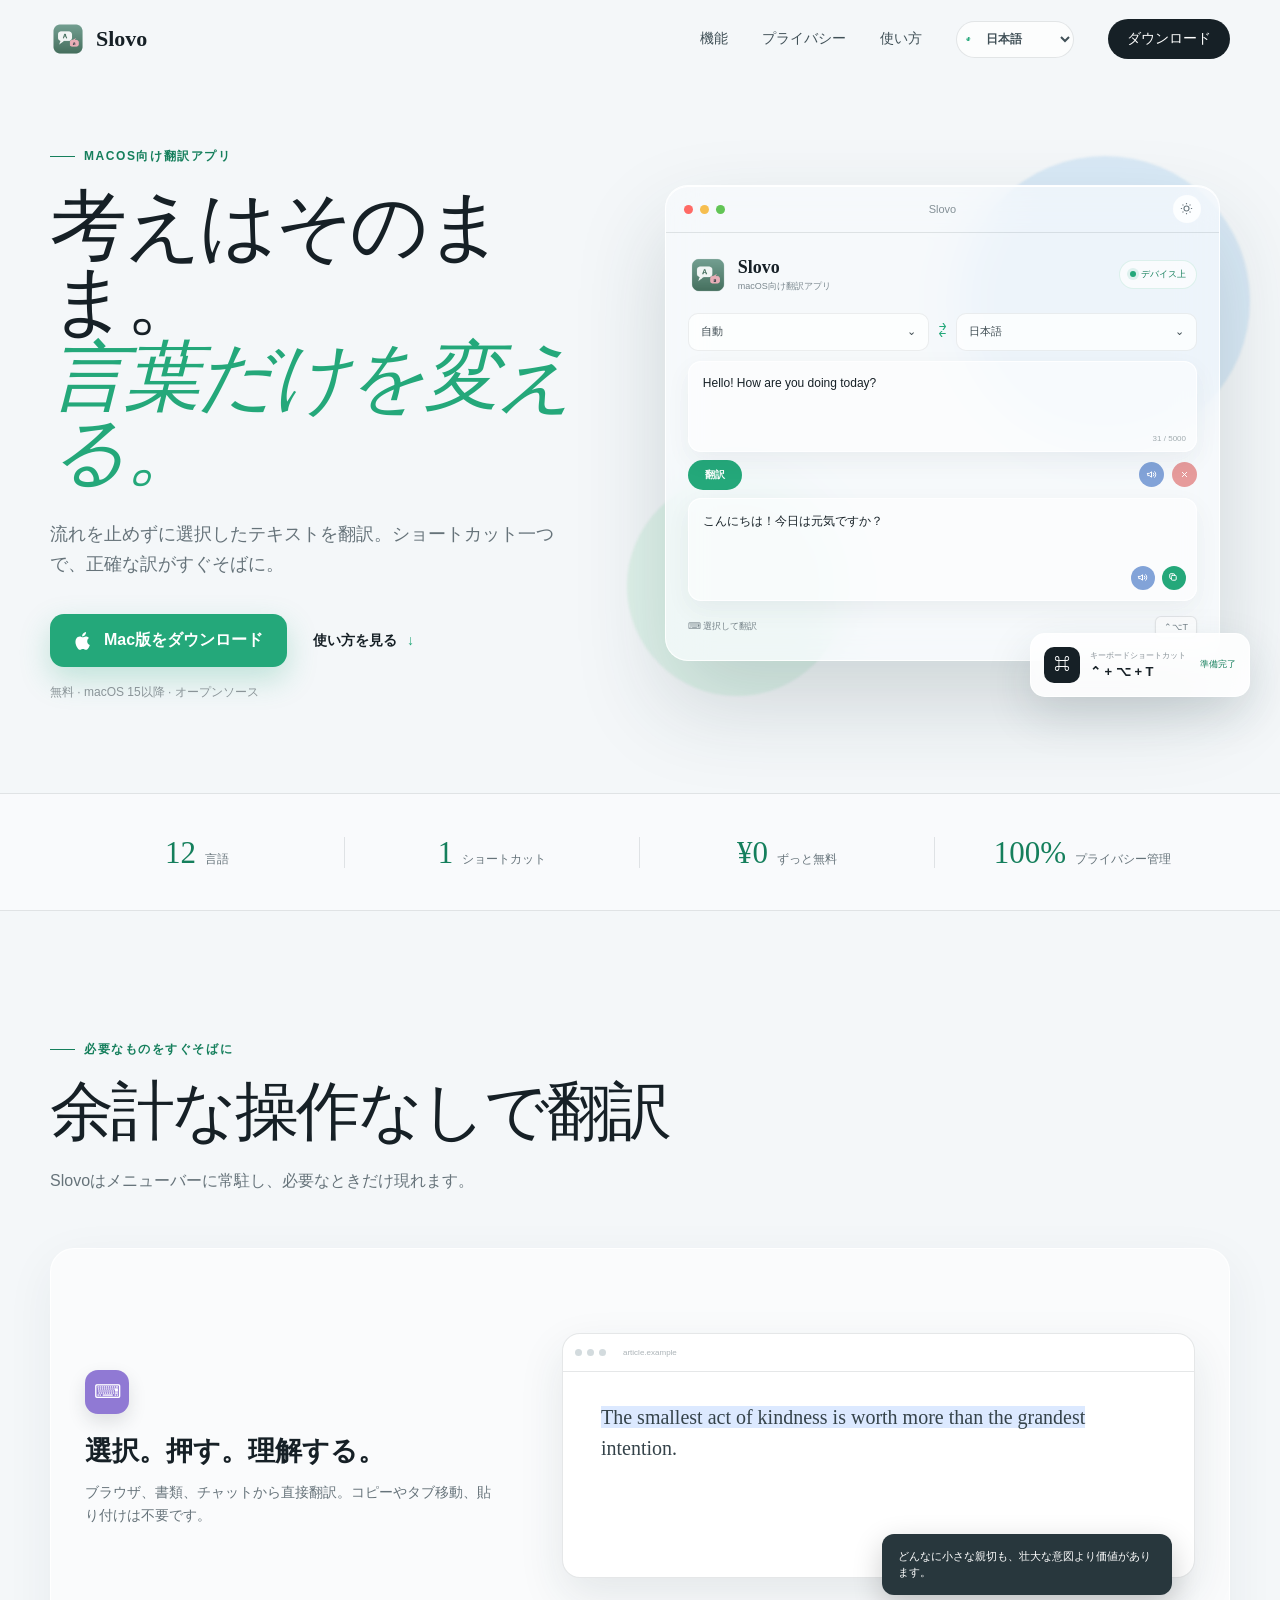
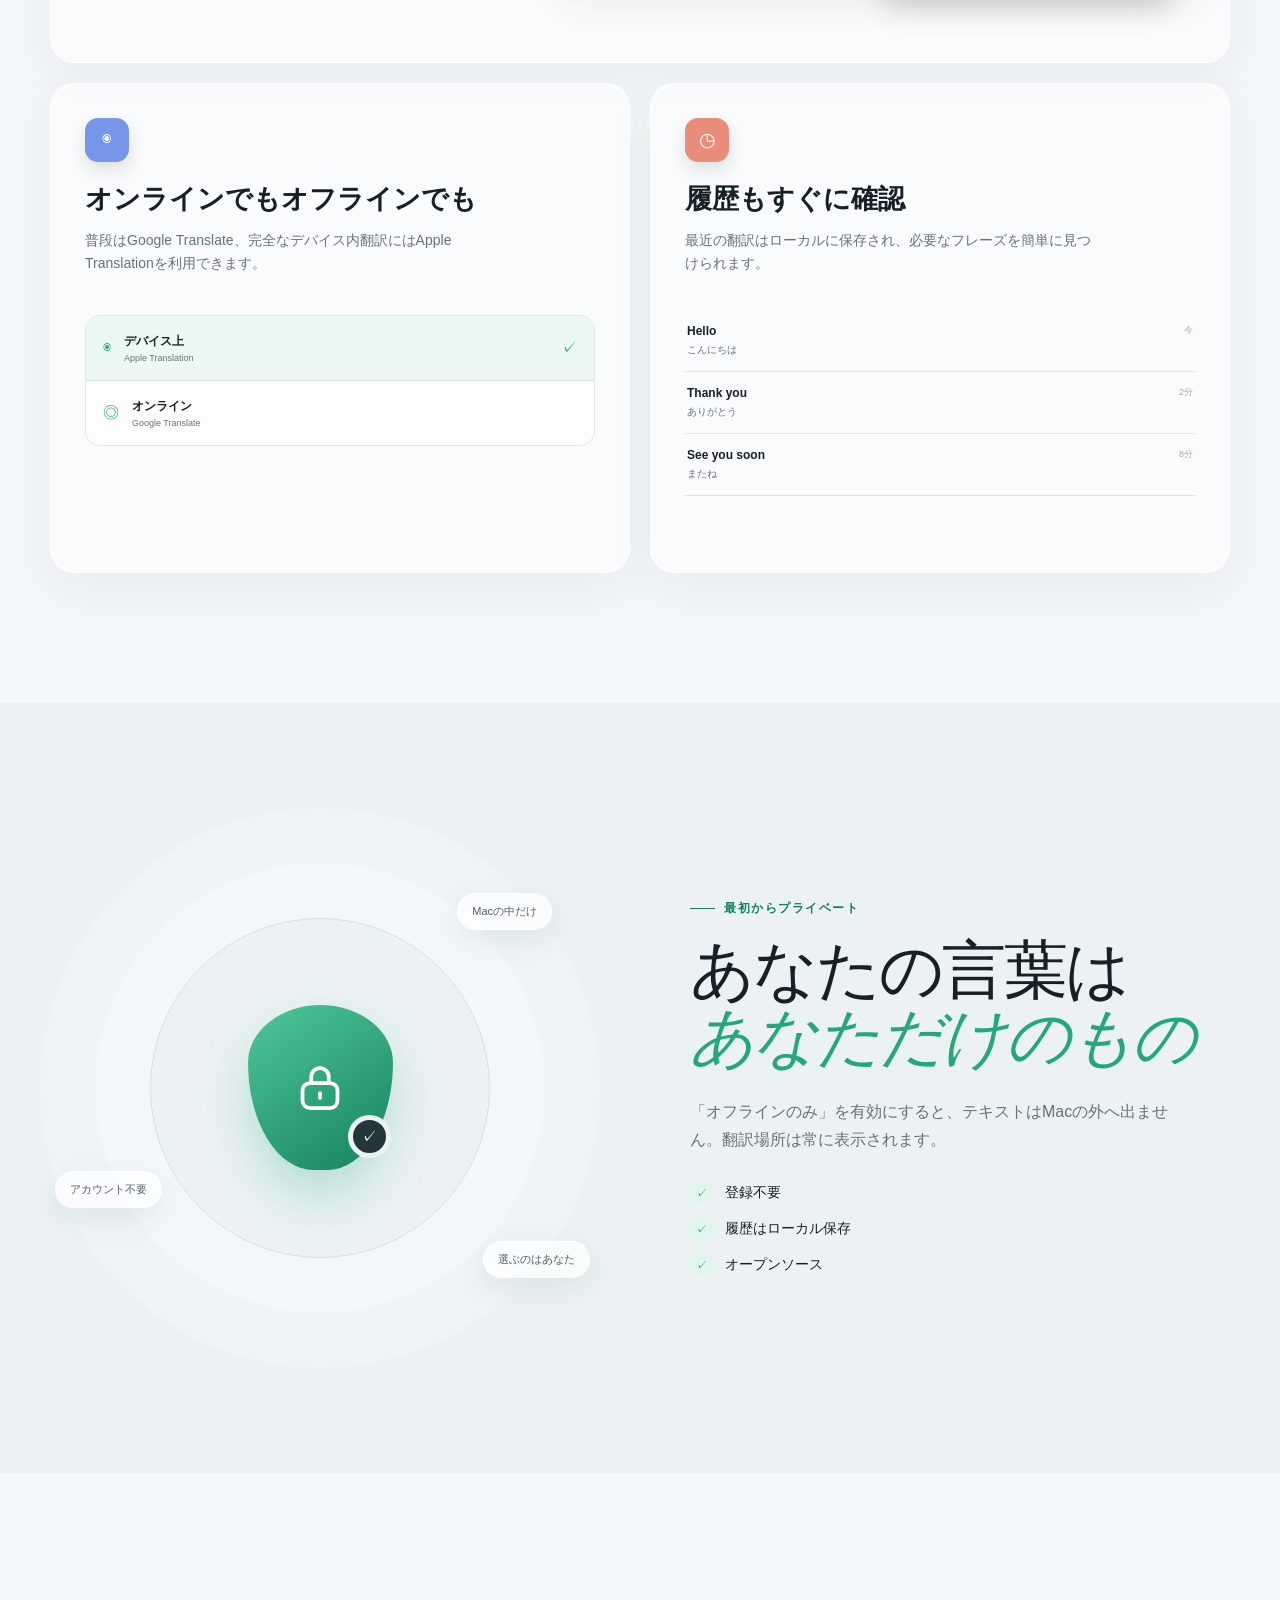
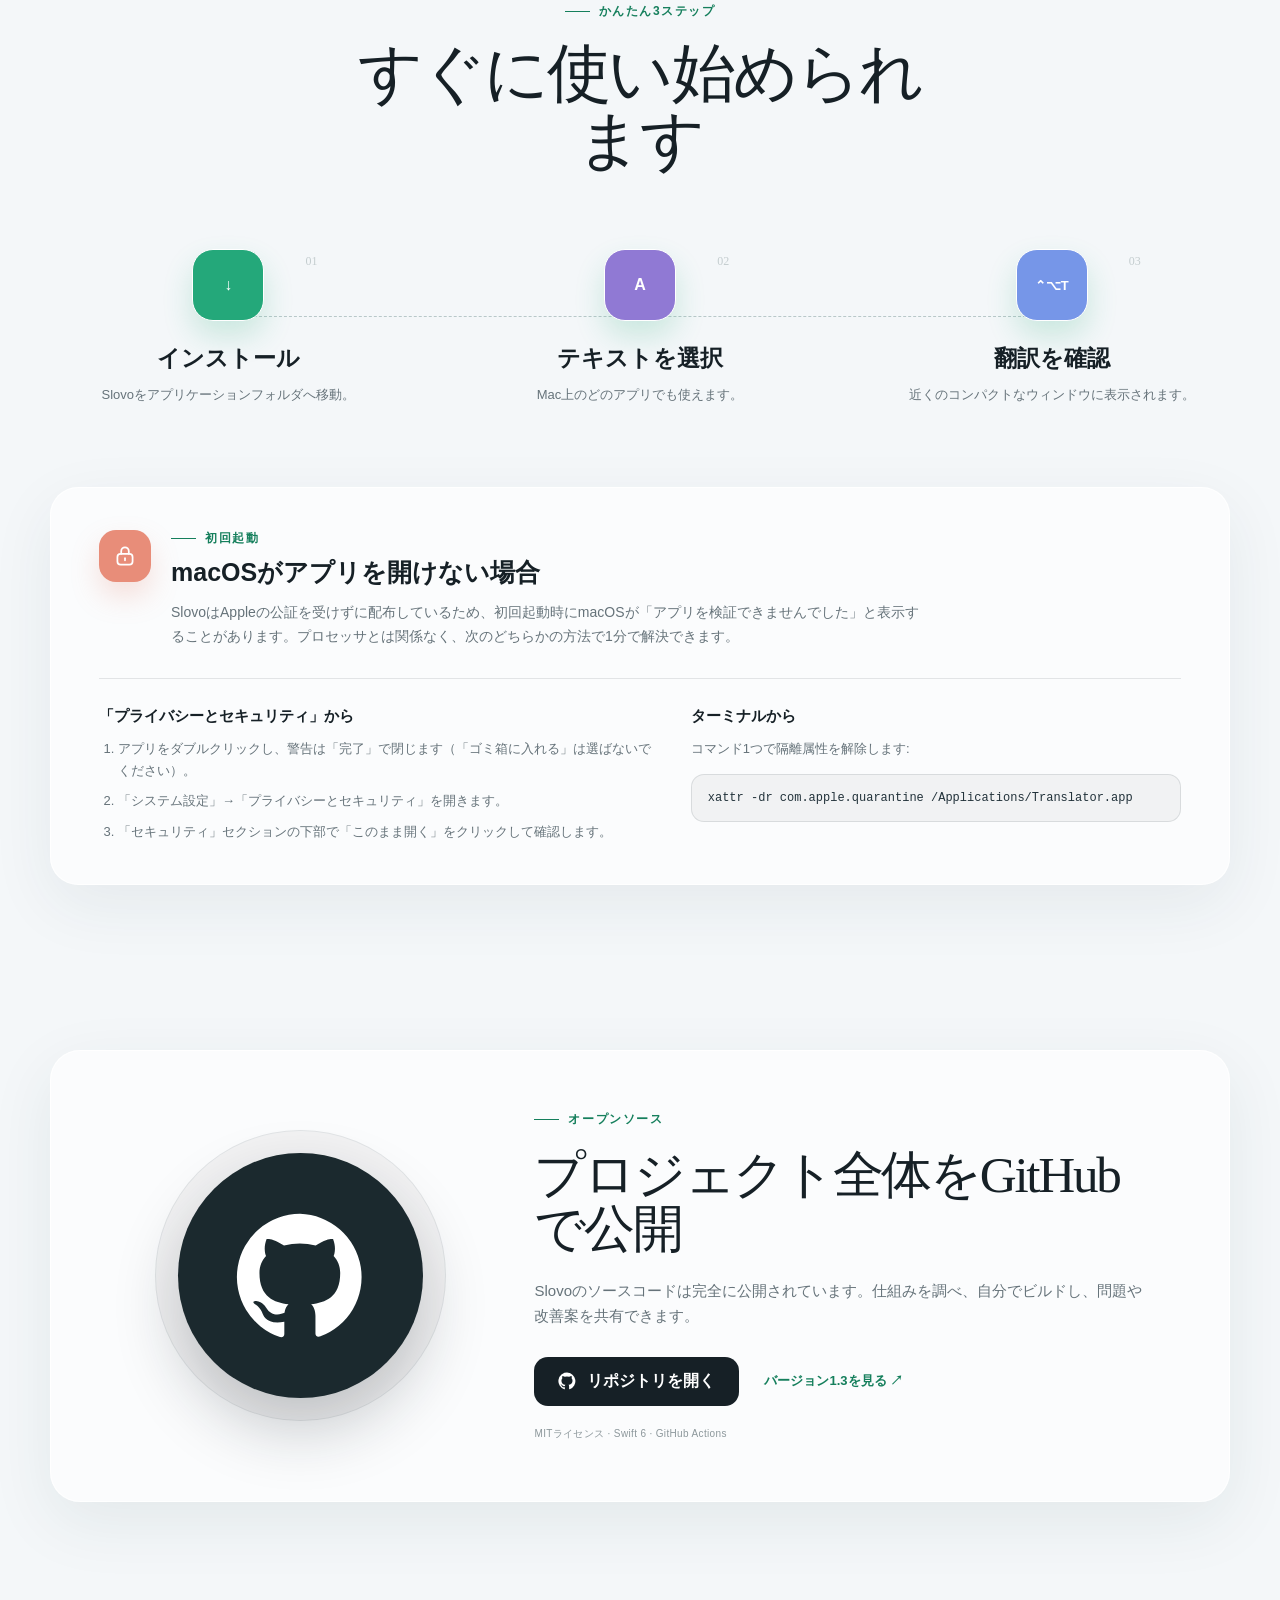
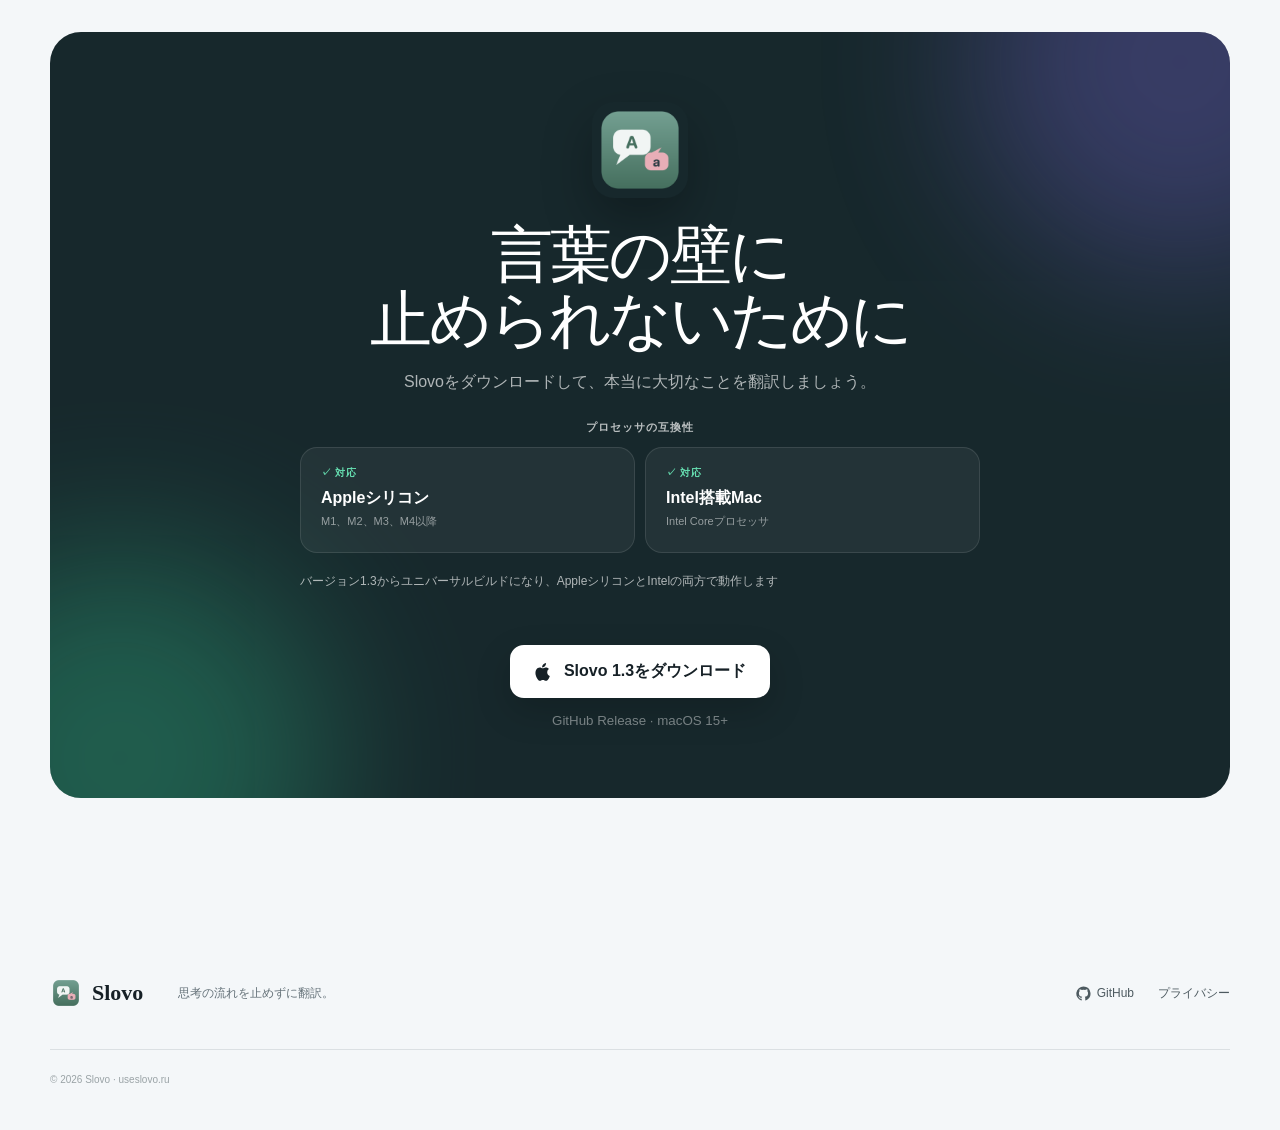
<file: website/ja/index.html>
<!doctype html>
<html lang="ja">
  <head>
    <meta charset="UTF-8" />
    <meta name="viewport" content="width=device-width, initial-scale=1" />
    <meta name="theme-color" content="#eef4f8" />
    <meta name="robots" content="index, follow, max-image-preview:large, max-snippet:-1, max-video-preview:-1" />
    <meta name="description" content="macOS向けの高速でプライベートな翻訳アプリ。選択したテキストをショートカットで、オンラインまたはデバイス上で翻訳できます。" />
    <meta name="application-name" content="Slovo" />
    <link rel="canonical" href="https://useslovo.ru/ja/" />
    <link rel="alternate" hreflang="ru" href="https://useslovo.ru/ru/" />
    <link rel="alternate" hreflang="en" href="https://useslovo.ru/en/" />
    <link rel="alternate" hreflang="es" href="https://useslovo.ru/es/" />
    <link rel="alternate" hreflang="de" href="https://useslovo.ru/de/" />
    <link rel="alternate" hreflang="fr" href="https://useslovo.ru/fr/" />
    <link rel="alternate" hreflang="it" href="https://useslovo.ru/it/" />
    <link rel="alternate" hreflang="pt" href="https://useslovo.ru/pt/" />
    <link rel="alternate" hreflang="zh" href="https://useslovo.ru/zh/" />
    <link rel="alternate" hreflang="ja" href="https://useslovo.ru/ja/" />
    <link rel="alternate" hreflang="ko" href="https://useslovo.ru/ko/" />
    <link rel="alternate" hreflang="tr" href="https://useslovo.ru/tr/" />
    <link rel="alternate" hreflang="uk" href="https://useslovo.ru/uk/" />
    <link rel="alternate" hreflang="x-default" href="https://useslovo.ru/" />
    <meta property="og:title" content="Slovo — macOS向け無料翻訳アプリ" />
    <meta property="og:description" content="macOS向けの高速でプライベートな翻訳アプリ。選択したテキストをショートカットで、オンラインまたはデバイス上で翻訳できます。" />
    <meta property="og:type" content="website" />
    <meta property="og:url" content="https://useslovo.ru/ja/" />
    <meta property="og:image" content="https://useslovo.ru/assets/app-icon.png" />
    <meta property="og:image:width" content="512" />
    <meta property="og:image:height" content="512" />
    <meta property="og:locale" content="ja_JP" />
    <meta property="og:locale:alternate" content="ru_RU" />
    <meta property="og:locale:alternate" content="en_US" />
    <meta property="og:locale:alternate" content="es_ES" />
    <meta property="og:locale:alternate" content="de_DE" />
    <meta property="og:locale:alternate" content="fr_FR" />
    <meta property="og:locale:alternate" content="it_IT" />
    <meta property="og:locale:alternate" content="pt_BR" />
    <meta property="og:locale:alternate" content="zh_CN" />
    <meta property="og:locale:alternate" content="ko_KR" />
    <meta property="og:locale:alternate" content="tr_TR" />
    <meta property="og:locale:alternate" content="uk_UA" />
    <meta name="twitter:card" content="summary" />
    <meta name="twitter:title" content="Slovo — macOS向け無料翻訳アプリ" />
    <meta name="twitter:description" content="macOS向けの高速でプライベートな翻訳アプリ。選択したテキストをショートカットで、オンラインまたはデバイス上で翻訳できます。" />
    <meta name="twitter:image" content="https://useslovo.ru/assets/app-icon.png" />
    <title>Slovo — macOS向け無料翻訳アプリ</title>
    <link rel="icon" href="/favicon.ico" sizes="32x32" />
    <link rel="icon" href="/favicon.svg" type="image/svg+xml" />
    <link rel="apple-touch-icon" href="/apple-touch-icon.png" />
    <link rel="stylesheet" href="../styles.css?v=2026-08-05-1" />
    <script type="application/ld+json">{"@context":"https://schema.org","@type":"SoftwareApplication","name":"Slovo","alternateName":"Слово","url":"https://useslovo.ru/ja/","description":"macOS向けの高速でプライベートな翻訳アプリ。選択したテキストをショートカットで、オンラインまたはデバイス上で翻訳できます。","applicationCategory":"UtilitiesApplication","operatingSystem":"macOS 15 or later","processorRequirements":"Universal binary: Apple Silicon (arm64), M1 or newer, and Intel Macs (x86_64).","inLanguage":"ja","image":"https://useslovo.ru/assets/app-icon.png","downloadUrl":"https://github.com/Dosash/Translator-for-macOS/releases/latest/download/Translator.dmg","softwareVersion":"1.3","offers":{"@type":"Offer","price":"0","priceCurrency":"USD"},"license":"https://opensource.org/license/mit"}</script>
    <script src="../script.js?v=2026-08-05-1" defer></script>
  </head>
  <body data-language="ja">
    <a class="skip-link" href="#main">本文へ移動</a>

    <header class="site-header" data-header>
      <div class="shell header-inner">
        <a class="brand" href="#top" aria-label="Slovo — ホーム"><img src="../assets/app-icon.png" width="36" height="36" alt="" /><span>Slovo</span></a>
        <button class="menu-button" type="button" aria-label="メニューを開く" aria-expanded="false" data-menu-button><span></span><span></span></button>
        <nav class="nav" aria-label="機能" data-nav>
          <a href="#features">機能</a><a href="#privacy">プライバシー</a><a href="#how-it-works">使い方</a>
          <label class="language-select"><span class="sr-only">言語を選択</span><select data-language-select aria-label="言語を選択"><option value="ru">Русский</option><option value="en">English</option><option value="es">Español</option><option value="de">Deutsch</option><option value="fr">Français</option><option value="it">Italiano</option><option value="pt">Português</option><option value="zh">中文</option><option value="ja" selected>日本語</option><option value="ko">한국어</option><option value="tr">Türkçe</option><option value="uk">Українська</option></select></label>
          <a class="nav-download" href="#download">ダウンロード</a>
        </nav>
      </div>
    </header>

    <main id="main">
      <section class="hero shell" id="top">
        <div class="hero-copy reveal">
          <div class="eyebrow"><span></span> macOS向け翻訳アプリ</div>
          <h1>考えはそのまま。<br /><em>言葉だけを変える。</em></h1>
          <p class="hero-lead">流れを止めずに選択したテキストを翻訳。ショートカット一つで、正確な訳がすぐそばに。</p>
          <div class="hero-actions">
            <a class="button button-primary" href="#download"><svg viewBox="0 0 24 24" aria-hidden="true"><path d="M16.7 12.9c0-2.6 2.1-3.9 2.2-4-1.2-1.8-3.1-2-3.8-2-1.6-.2-3.2 1-4 1-.9 0-2.3-1-3.7-1-1.9 0-3.6 1.1-4.6 2.8-2 3.4-.5 8.5 1.4 11.3.9 1.4 2 2.9 3.5 2.8 1.4-.1 2-1 3.7-1s2.2 1 3.7 1c1.5 0 2.5-1.4 3.4-2.8 1.1-1.6 1.5-3.2 1.5-3.3-.1 0-3.3-1.3-3.3-4.8ZM14 5.2c.8-1 1.4-2.4 1.2-3.8-1.2.1-2.7.8-3.6 1.8-.8.9-1.5 2.3-1.3 3.7 1.4.1 2.8-.7 3.7-1.7Z"/></svg>Mac版をダウンロード</a>
            <a class="text-link" href="#how-it-works">使い方を見る <span>↓</span></a>
          </div>
          <p class="hero-note">無料 · macOS 15以降 · オープンソース</p>
        </div>

        <div class="hero-visual reveal" data-delay="1" aria-label="macOS向け翻訳アプリ">
          <div class="orb orb-one"></div><div class="orb orb-two"></div>
          <div class="mac-window">
            <div class="window-topbar"><div class="traffic"><i></i><i></i><i></i></div><span>Slovo</span><button class="theme-button" type="button" aria-label="プレビューのテーマを変更" aria-pressed="false" data-theme-button><svg viewBox="0 0 24 24" aria-hidden="true"><path d="M12 3v2m0 14v2M3 12h2m14 0h2M5.64 5.64l1.42 1.42m9.88 9.88 1.42 1.42m0-12.72-1.42 1.42M7.06 16.94l-1.42 1.42M16 12a4 4 0 1 1-8 0 4 4 0 0 1 8 0Z"/></svg></button></div>
            <div class="translator-card">
              <div class="app-heading"><div class="mini-brand"><img src="../assets/app-icon.png" width="40" height="40" alt="" /><div><strong>Slovo</strong><small>macOS向け翻訳アプリ</small></div></div><span class="privacy-pill"><i></i>デバイス上</span></div>
              <div class="language-row"><button type="button">自動 <span>⌄</span></button><span class="swap" aria-hidden="true">⇄</span><button type="button">日本語 <span>⌄</span></button></div>
              <div class="translation-box source-box"><span>Hello! How are you doing today?</span><small>31 / 5000</small></div>
              <div class="translate-row"><button type="button">翻訳</button><span class="mock-icon mock-speaker"><svg viewBox="0 0 24 24" aria-hidden="true"><path d="M5 10v4h3l4 3V7l-4 3H5Z"/><path d="M15.5 9.2a4 4 0 0 1 0 5.6"/><path d="M18 6.8a7.4 7.4 0 0 1 0 10.4"/></svg></span><span class="mock-icon mock-clear"><svg viewBox="0 0 24 24" aria-hidden="true"><path d="m8 8 8 8M16 8l-8 8"/></svg></span></div>
              <div class="translation-box result-box"><span>こんにちは！今日は元気ですか？</span><div class="result-actions"><span class="mock-icon mock-speaker"><svg viewBox="0 0 24 24" aria-hidden="true"><path d="M5 10v4h3l4 3V7l-4 3H5Z"/><path d="M15.5 9.2a4 4 0 0 1 0 5.6"/><path d="M18 6.8a7.4 7.4 0 0 1 0 10.4"/></svg></span><span class="mock-icon mock-copy"><svg viewBox="0 0 24 24" aria-hidden="true"><rect x="8" y="8" width="9" height="9" rx="2"/><path d="M14 8V7a2 2 0 0 0-2-2H7a2 2 0 0 0-2 2v5a2 2 0 0 0 2 2h1"/></svg></span></div></div>
              <div class="app-footer"><span>⌨ 選択して翻訳</span><kbd>⌃⌥T</kbd></div>
            </div>
          </div>
          <div class="hotkey-card"><div class="hotkey-icon">⌘</div><div><small>キーボードショートカット</small><strong>⌃ + ⌥ + T</strong></div><span>準備完了</span></div>
        </div>
      </section>

      <section class="trust-strip" aria-label="必要なものをすぐそばに"><div class="shell trust-grid"><div><strong>12</strong><span>言語</span></div><div><strong>1</strong><span>ショートカット</span></div><div><strong>¥0</strong><span>ずっと無料</span></div><div><strong>100%</strong><span>プライバシー管理</span></div></div></section>

      <section class="section shell" id="features">
        <div class="section-heading reveal"><div class="eyebrow"><span></span> 必要なものをすぐそばに</div><h2>余計な操作なしで翻訳</h2><p>Slovoはメニューバーに常駐し、必要なときだけ現れます。</p></div>
        <div class="feature-grid">
          <article class="feature-card feature-wide reveal"><div class="feature-copy"><div class="feature-icon lilac">⌨</div><h3>選択。押す。理解する。</h3><p>ブラウザ、書類、チャットから直接翻訳。コピーやタブ移動、貼り付けは不要です。</p></div><div class="selection-demo"><div class="browser-bar"><i></i><i></i><i></i><span>article.example</span></div><p>The smallest act of kindness is worth more than the grandest intention.</p><div class="selection-popover">どんなに小さな親切も、壮大な意図より価値があります。</div></div></article>
          <article class="feature-card reveal" data-delay="1"><div class="feature-icon blue">◉</div><h3>オンラインでもオフラインでも</h3><p>普段はGoogle Translate、完全なデバイス内翻訳にはApple Translationを利用できます。</p><div class="engine-toggle"><div class="active"><span>◉</span><div><strong>デバイス上</strong><small>Apple Translation</small></div><i>✓</i></div><div><span>◎</span><div><strong>オンライン</strong><small>Google Translate</small></div></div></div></article>
          <article class="feature-card reveal" data-delay="2"><div class="feature-icon coral">◷</div><h3>履歴もすぐに確認</h3><p>最近の翻訳はローカルに保存され、必要なフレーズを簡単に見つけられます。</p><div class="history-list"><div><span><b>Hello</b><small>こんにちは</small></span><time>今</time></div><div><span><b>Thank you</b><small>ありがとう</small></span><time>2分</time></div><div><span><b>See you soon</b><small>またね</small></span><time>8分</time></div></div></article>
        </div>
      </section>

      <section class="section privacy-section" id="privacy"><div class="shell privacy-layout">
        <div class="privacy-visual reveal"><div class="shield-rings"><div class="shield"><svg viewBox="0 0 24 24" aria-hidden="true"><rect x="5" y="10" width="14" height="10" rx="3"/><path d="M8.5 10V7.5a3.5 3.5 0 0 1 7 0V10"/><path d="M12 14v2"/></svg><span>✓</span></div></div><span class="privacy-label label-local">Macの中だけ</span><span class="privacy-label label-control">選ぶのはあなた</span><span class="privacy-label label-private">アカウント不要</span></div>
        <div class="privacy-copy reveal" data-delay="1"><div class="eyebrow"><span></span> 最初からプライベート</div><h2>あなたの言葉は<br /><em>あなただけのもの</em></h2><p>「オフラインのみ」を有効にすると、テキストはMacの外へ出ません。翻訳場所は常に表示されます。</p><ul><li><span>✓</span>登録不要</li><li><span>✓</span>履歴はローカル保存</li><li><span>✓</span>オープンソース</li></ul></div>
      </div></section>

      <section class="section shell how" id="how-it-works"><div class="section-heading centered reveal"><div class="eyebrow"><span></span> かんたん3ステップ</div><h2>すぐに使い始められます</h2></div><ol class="steps"><li class="reveal"><span class="step-number">01</span><div class="step-icon">↓</div><h3>インストール</h3><p>Slovoをアプリケーションフォルダへ移動。</p></li><li class="reveal" data-delay="1"><span class="step-number">02</span><div class="step-icon">A</div><h3>テキストを選択</h3><p>Mac上のどのアプリでも使えます。</p></li><li class="reveal" data-delay="2"><span class="step-number">03</span><div class="step-icon">⌃⌥T</div><h3>翻訳を確認</h3><p>近くのコンパクトなウィンドウに表示されます。</p></li></ol><div class="gatekeeper reveal"><div class="gatekeeper-intro"><span class="gatekeeper-mark" aria-hidden="true"><svg viewBox="0 0 24 24" aria-hidden="true"><rect x="5" y="10" width="14" height="10" rx="3"/><path d="M8.5 10V7.5a3.5 3.5 0 0 1 7 0V10"/><path d="M12 14v2"/></svg></span><div><div class="eyebrow"><span></span> 初回起動</div><h3>macOSがアプリを開けない場合</h3><p>SlovoはAppleの公証を受けずに配布しているため、初回起動時にmacOSが「アプリを検証できませんでした」と表示することがあります。プロセッサとは関係なく、次のどちらかの方法で1分で解決できます。</p></div></div><div class="gatekeeper-methods"><div class="gatekeeper-method"><strong>「プライバシーとセキュリティ」から</strong><ol><li>アプリをダブルクリックし、警告は「完了」で閉じます（「ゴミ箱に入れる」は選ばないでください）。</li><li>「システム設定」→「プライバシーとセキュリティ」を開きます。</li><li>「セキュリティ」セクションの下部で「このまま開く」をクリックして確認します。</li></ol></div><div class="gatekeeper-method"><strong>ターミナルから</strong><p>コマンド1つで隔離属性を解除します:</p><code>xattr -dr com.apple.quarantine /Applications/Translator.app</code></div></div></div></section>

      <section class="section github-section" id="open-source"><div class="shell github-card reveal"><div class="github-mark"><svg class="" viewBox="0 0 24 24" aria-hidden="true"><path d="M12 .7a11.5 11.5 0 0 0-3.64 22.4c.58.1.79-.25.79-.56v-2.23c-3.22.7-3.9-1.37-3.9-1.37-.52-1.34-1.28-1.7-1.28-1.7-1.05-.72.08-.7.08-.7 1.16.08 1.77 1.19 1.77 1.19 1.03 1.77 2.7 1.26 3.36.96.1-.75.4-1.26.73-1.55-2.57-.3-5.28-1.29-5.28-5.69 0-1.26.45-2.29 1.19-3.1-.12-.3-.52-1.47.11-3.06 0 0 .97-.31 3.16 1.18a10.98 10.98 0 0 1 5.76 0c2.19-1.49 3.16-1.18 3.16-1.18.63 1.59.23 2.76.11 3.06.74.81 1.19 1.84 1.19 3.1 0 4.42-2.71 5.39-5.29 5.68.42.36.79 1.06.79 2.14v3.18c0 .31.21.67.8.56A11.5 11.5 0 0 0 12 .7Z"/></svg></div><div class="github-copy"><div class="eyebrow"><span></span> オープンソース</div><h2>プロジェクト全体をGitHubで公開</h2><p>Slovoのソースコードは完全に公開されています。仕組みを調べ、自分でビルドし、問題や改善案を共有できます。</p><div class="github-actions"><a class="button github-primary" href="https://github.com/Dosash/Translator-for-macOS" target="_blank" rel="noreferrer"><svg class="button-github-icon" viewBox="0 0 24 24" aria-hidden="true"><path d="M12 .7a11.5 11.5 0 0 0-3.64 22.4c.58.1.79-.25.79-.56v-2.23c-3.22.7-3.9-1.37-3.9-1.37-.52-1.34-1.28-1.7-1.28-1.7-1.05-.72.08-.7.08-.7 1.16.08 1.77 1.19 1.77 1.19 1.03 1.77 2.7 1.26 3.36.96.1-.75.4-1.26.73-1.55-2.57-.3-5.28-1.29-5.28-5.69 0-1.26.45-2.29 1.19-3.1-.12-.3-.52-1.47.11-3.06 0 0 .97-.31 3.16 1.18a10.98 10.98 0 0 1 5.76 0c2.19-1.49 3.16-1.18 3.16-1.18.63 1.59.23 2.76.11 3.06.74.81 1.19 1.84 1.19 3.1 0 4.42-2.71 5.39-5.29 5.68.42.36.79 1.06.79 2.14v3.18c0 .31.21.67.8.56A11.5 11.5 0 0 0 12 .7Z"/></svg>リポジトリを開く</a><a class="github-release-link" href="https://github.com/Dosash/Translator-for-macOS/releases/latest" target="_blank" rel="noreferrer">バージョン1.3を見る ↗</a></div><small>MITライセンス · Swift 6 · GitHub Actions</small></div></div></section>

      <section class="section shell download-section" id="download"><div class="download-card reveal"><div class="download-glow glow-left"></div><div class="download-glow glow-right"></div><img src="../assets/app-icon.png" width="96" height="96" alt="Slovo" /><h2>言葉の壁に<br />止められないために</h2><p>Slovoをダウンロードして、本当に大切なことを翻訳しましょう。</p><div class="compatibility" aria-label="プロセッサの互換性"><strong class="compatibility-title">プロセッサの互換性</strong><div class="compatibility-grid"><div class="compatibility-item compatibility-supported"><span class="compatibility-status">✓ 対応</span><strong>Appleシリコン</strong><small>M1、M2、M3、M4以降</small></div><div class="compatibility-item compatibility-supported"><span class="compatibility-status">✓ 対応</span><strong>Intel搭載Mac</strong><small>Intel Coreプロセッサ</small></div></div><p class="compatibility-note">バージョン1.3からユニバーサルビルドになり、AppleシリコンとIntelの両方で動作します</p></div><a class="button button-light" href="https://github.com/Dosash/Translator-for-macOS/releases/latest/download/Translator.dmg"><svg viewBox="0 0 24 24" aria-hidden="true"><path d="M16.7 12.9c0-2.6 2.1-3.9 2.2-4-1.2-1.8-3.1-2-3.8-2-1.6-.2-3.2 1-4 1-.9 0-2.3-1-3.7-1-1.9 0-3.6 1.1-4.6 2.8-2 3.4-.5 8.5 1.4 11.3.9 1.4 2 2.9 3.5 2.8 1.4-.1 2-1 3.7-1s2.2 1 3.7 1c1.5 0 2.5-1.4 3.4-2.8 1.1-1.6 1.5-3.2 1.5-3.3-.1 0-3.3-1.3-3.3-4.8ZM14 5.2c.8-1 1.4-2.4 1.2-3.8-1.2.1-2.7.8-3.6 1.8-.8.9-1.5 2.3-1.3 3.7 1.4.1 2.8-.7 3.7-1.7Z"/></svg>Slovo 1.3をダウンロード</a><small class="download-meta">GitHub Release · macOS 15+</small></div></section>
    </main>

    <footer class="footer"><div class="shell footer-inner"><a class="brand" href="#top"><img src="../assets/app-icon.png" width="32" height="32" alt="" /><span>Slovo</span></a><p>思考の流れを止めずに翻訳。</p><div class="footer-links"><a class="footer-github" href="https://github.com/Dosash/Translator-for-macOS" target="_blank" rel="noreferrer"><svg class="footer-github-icon" viewBox="0 0 24 24" aria-hidden="true"><path d="M12 .7a11.5 11.5 0 0 0-3.64 22.4c.58.1.79-.25.79-.56v-2.23c-3.22.7-3.9-1.37-3.9-1.37-.52-1.34-1.28-1.7-1.28-1.7-1.05-.72.08-.7.08-.7 1.16.08 1.77 1.19 1.77 1.19 1.03 1.77 2.7 1.26 3.36.96.1-.75.4-1.26.73-1.55-2.57-.3-5.28-1.29-5.28-5.69 0-1.26.45-2.29 1.19-3.1-.12-.3-.52-1.47.11-3.06 0 0 .97-.31 3.16 1.18a10.98 10.98 0 0 1 5.76 0c2.19-1.49 3.16-1.18 3.16-1.18.63 1.59.23 2.76.11 3.06.74.81 1.19 1.84 1.19 3.1 0 4.42-2.71 5.39-5.29 5.68.42.36.79 1.06.79 2.14v3.18c0 .31.21.67.8.56A11.5 11.5 0 0 0 12 .7Z"/></svg>GitHub</a><a href="#privacy">プライバシー</a></div><span class="copyright">© 2026 Slovo · useslovo.ru</span></div></footer>
  </body>
</html>
</file>
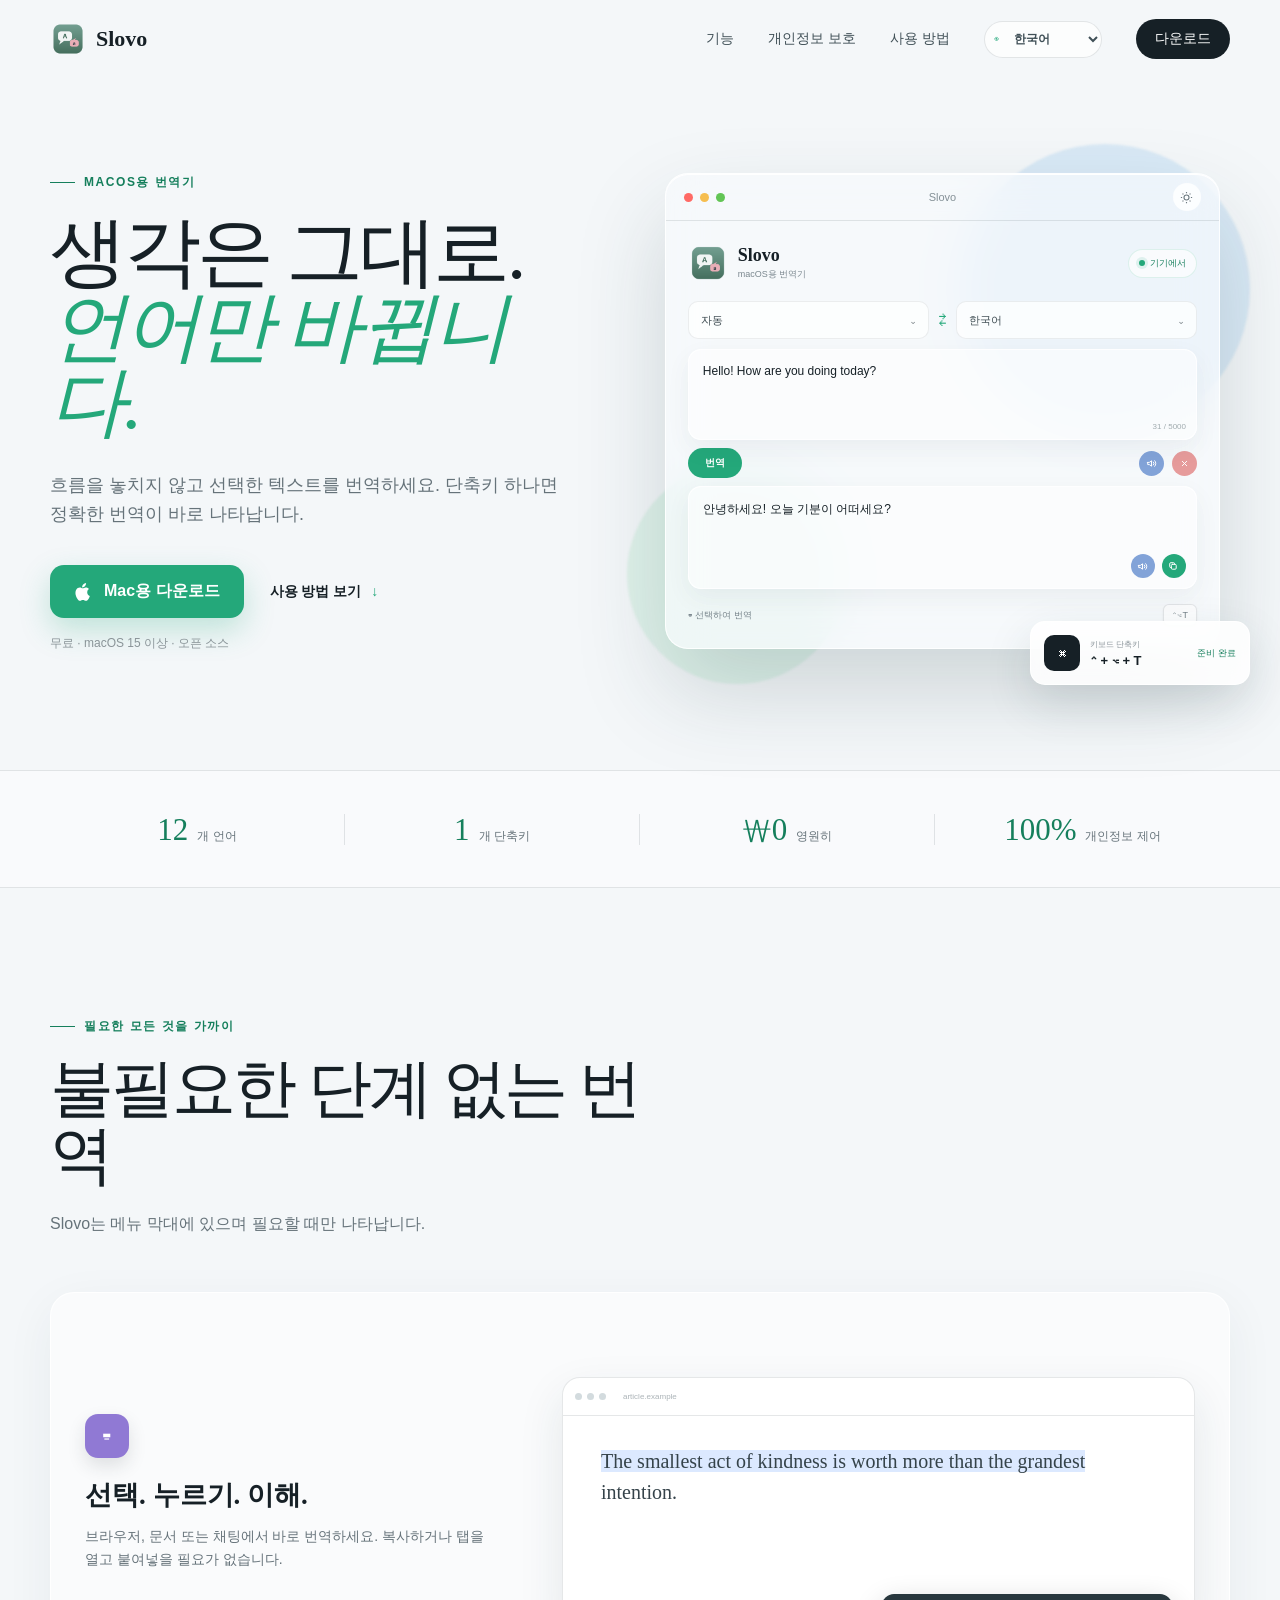
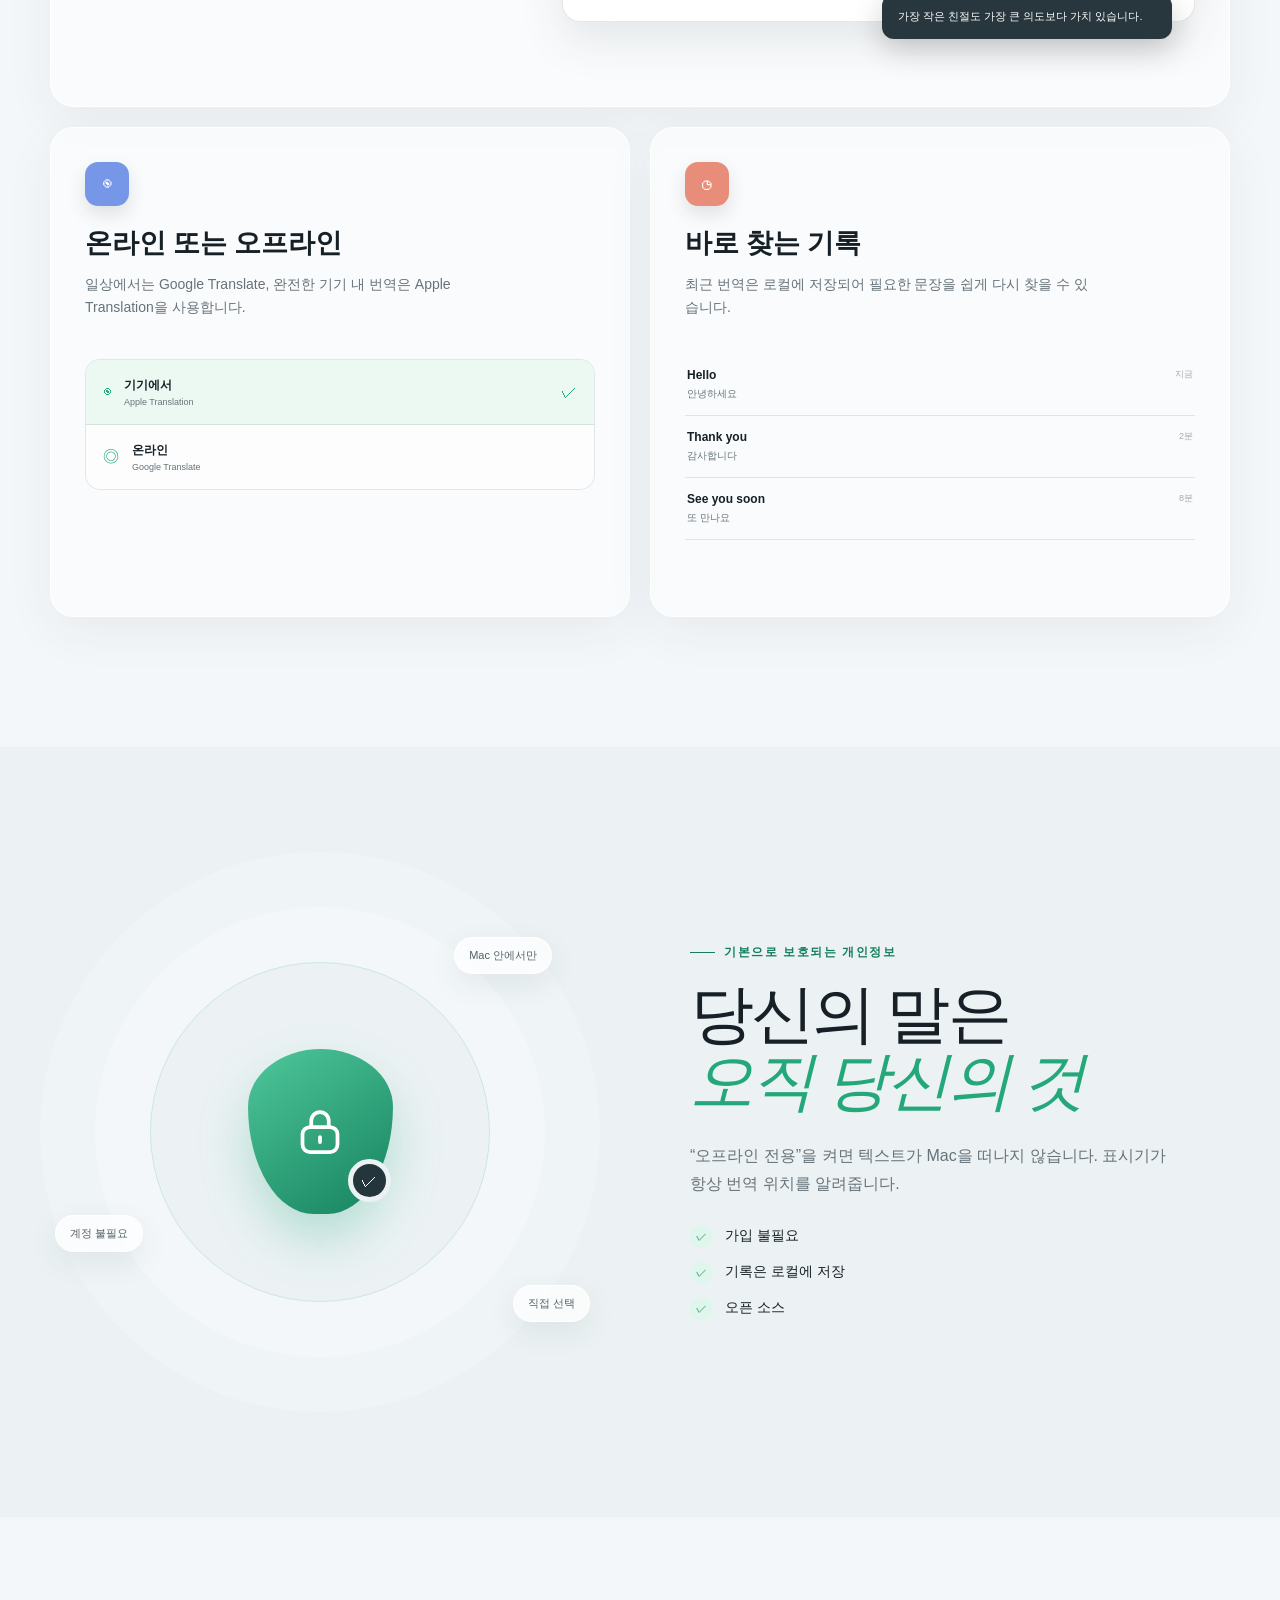
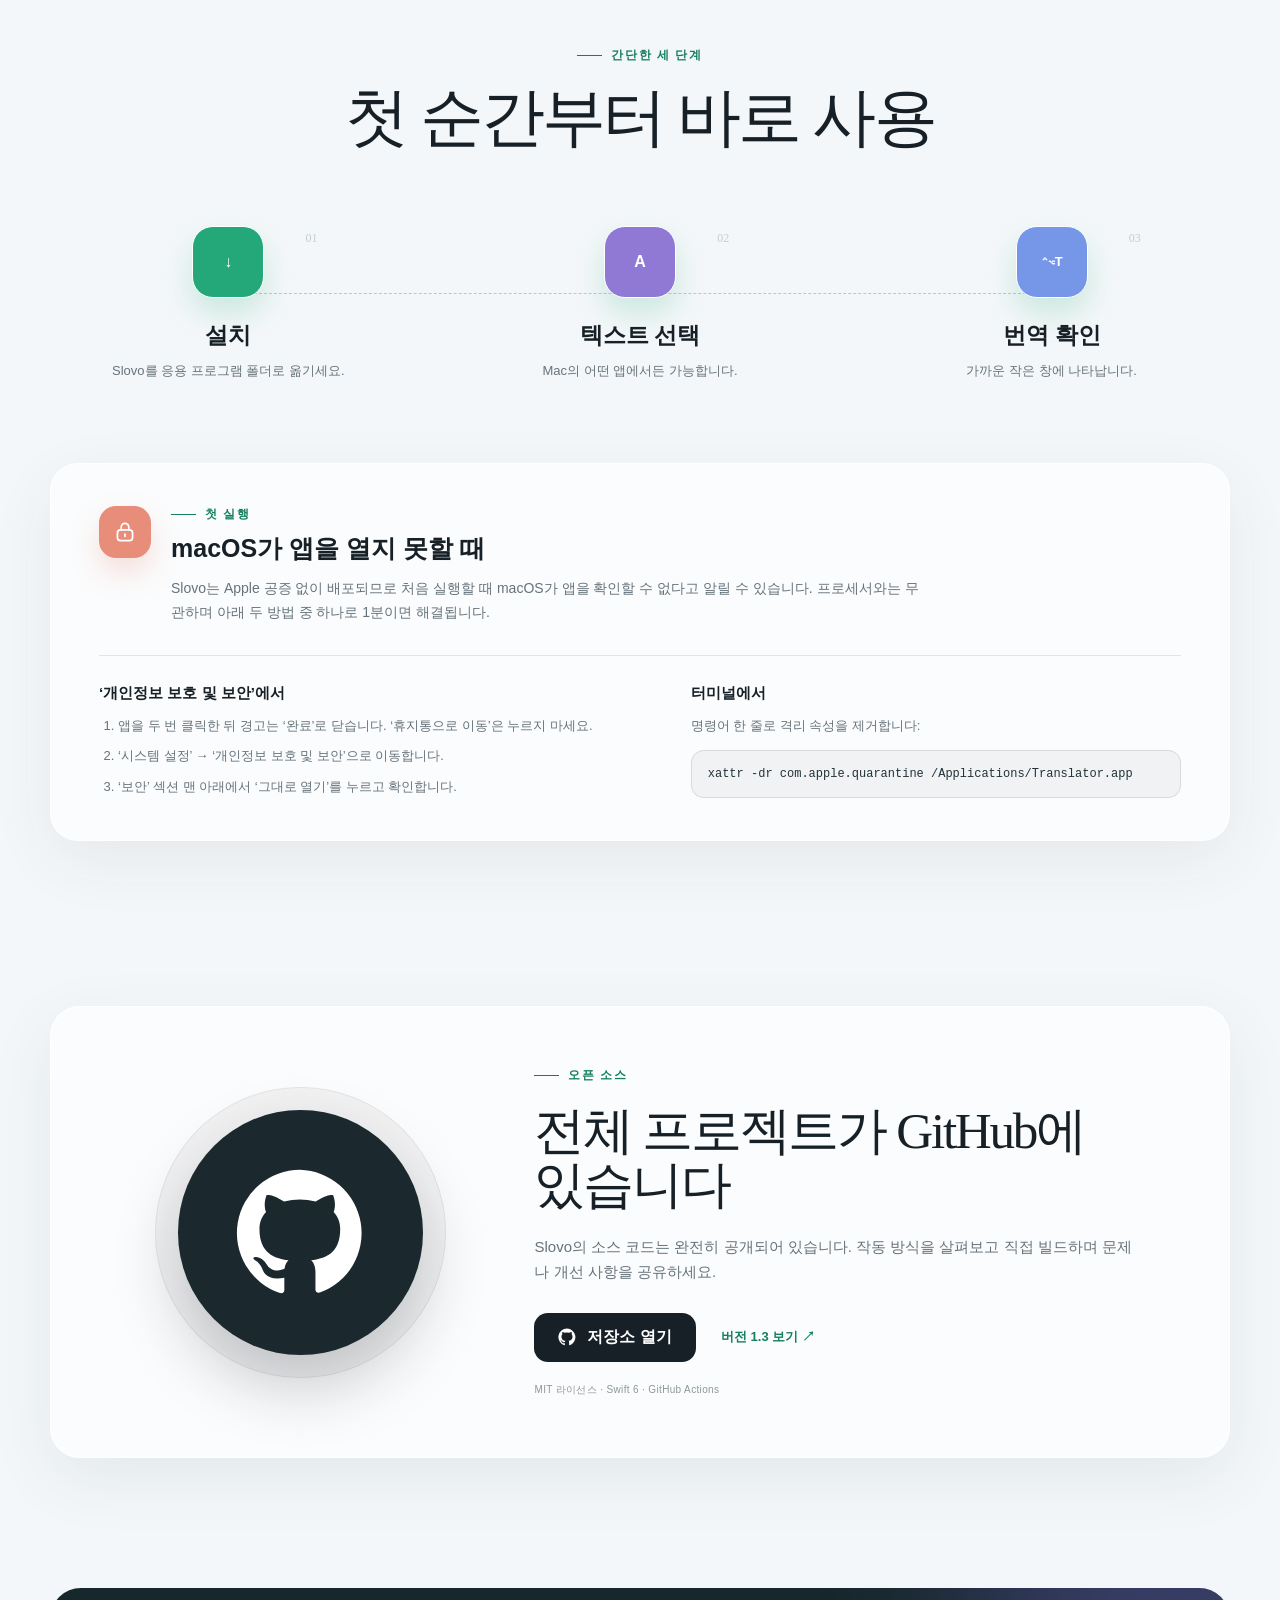
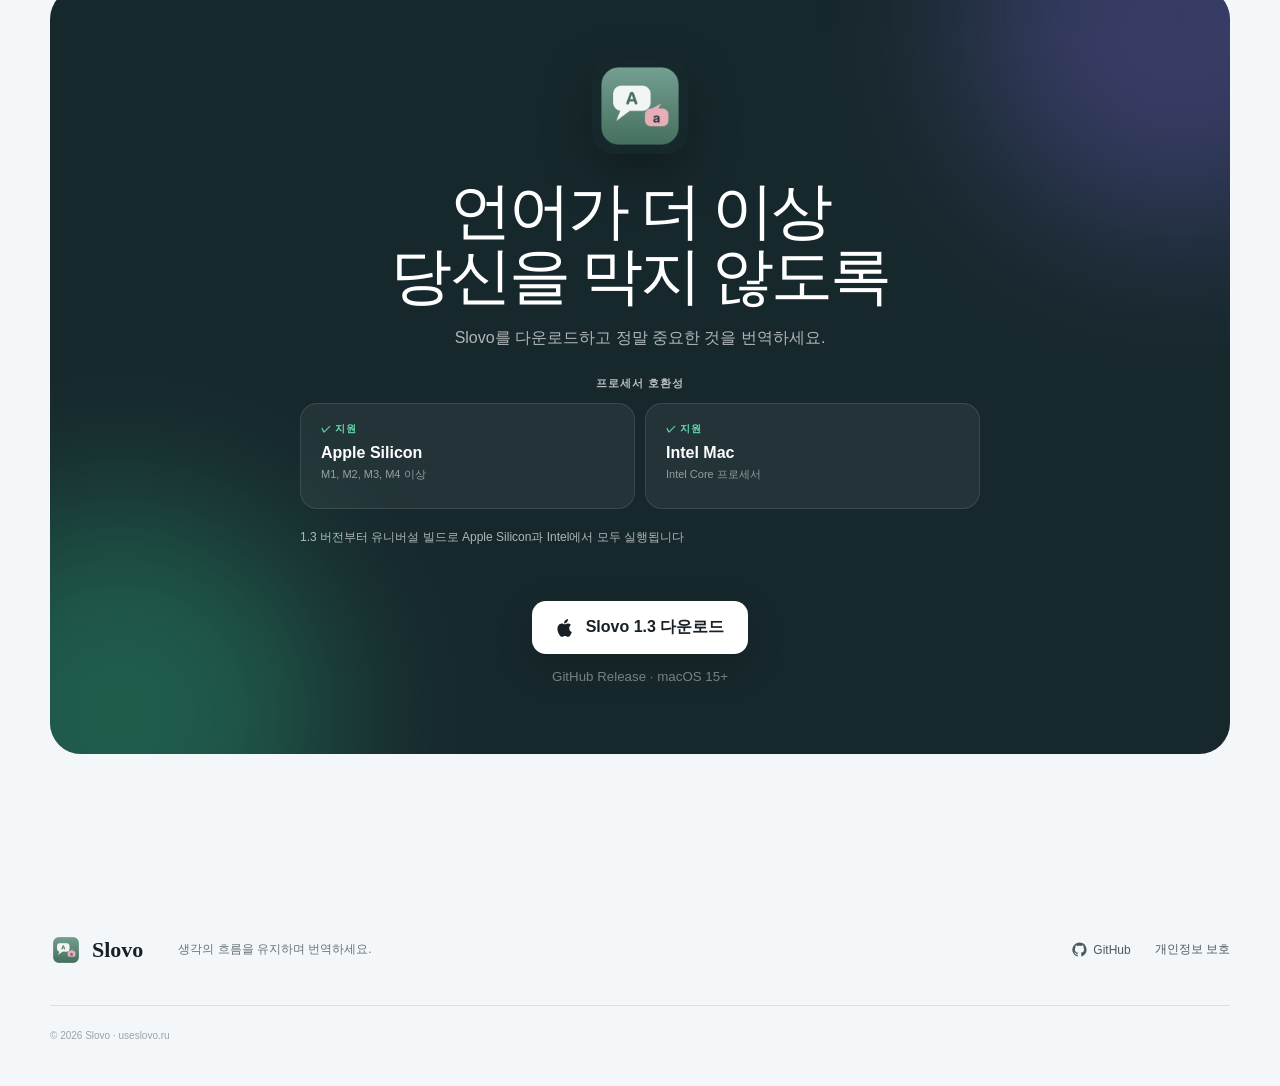
<file: website/ko/index.html>
<!doctype html>
<html lang="ko">
  <head>
    <meta charset="UTF-8" />
    <meta name="viewport" content="width=device-width, initial-scale=1" />
    <meta name="theme-color" content="#eef4f8" />
    <meta name="robots" content="index, follow, max-image-preview:large, max-snippet:-1, max-video-preview:-1" />
    <meta name="description" content="macOS를 위한 빠르고 개인정보를 보호하는 번역기. 선택한 텍스트를 단축키로 온라인 또는 기기에서 번역하세요." />
    <meta name="application-name" content="Slovo" />
    <link rel="canonical" href="https://useslovo.ru/ko/" />
    <link rel="alternate" hreflang="ru" href="https://useslovo.ru/ru/" />
    <link rel="alternate" hreflang="en" href="https://useslovo.ru/en/" />
    <link rel="alternate" hreflang="es" href="https://useslovo.ru/es/" />
    <link rel="alternate" hreflang="de" href="https://useslovo.ru/de/" />
    <link rel="alternate" hreflang="fr" href="https://useslovo.ru/fr/" />
    <link rel="alternate" hreflang="it" href="https://useslovo.ru/it/" />
    <link rel="alternate" hreflang="pt" href="https://useslovo.ru/pt/" />
    <link rel="alternate" hreflang="zh" href="https://useslovo.ru/zh/" />
    <link rel="alternate" hreflang="ja" href="https://useslovo.ru/ja/" />
    <link rel="alternate" hreflang="ko" href="https://useslovo.ru/ko/" />
    <link rel="alternate" hreflang="tr" href="https://useslovo.ru/tr/" />
    <link rel="alternate" hreflang="uk" href="https://useslovo.ru/uk/" />
    <link rel="alternate" hreflang="x-default" href="https://useslovo.ru/" />
    <meta property="og:title" content="Slovo — macOS용 무료 번역기" />
    <meta property="og:description" content="macOS를 위한 빠르고 개인정보를 보호하는 번역기. 선택한 텍스트를 단축키로 온라인 또는 기기에서 번역하세요." />
    <meta property="og:type" content="website" />
    <meta property="og:url" content="https://useslovo.ru/ko/" />
    <meta property="og:image" content="https://useslovo.ru/assets/app-icon.png" />
    <meta property="og:image:width" content="512" />
    <meta property="og:image:height" content="512" />
    <meta property="og:locale" content="ko_KR" />
    <meta property="og:locale:alternate" content="ru_RU" />
    <meta property="og:locale:alternate" content="en_US" />
    <meta property="og:locale:alternate" content="es_ES" />
    <meta property="og:locale:alternate" content="de_DE" />
    <meta property="og:locale:alternate" content="fr_FR" />
    <meta property="og:locale:alternate" content="it_IT" />
    <meta property="og:locale:alternate" content="pt_BR" />
    <meta property="og:locale:alternate" content="zh_CN" />
    <meta property="og:locale:alternate" content="ja_JP" />
    <meta property="og:locale:alternate" content="tr_TR" />
    <meta property="og:locale:alternate" content="uk_UA" />
    <meta name="twitter:card" content="summary" />
    <meta name="twitter:title" content="Slovo — macOS용 무료 번역기" />
    <meta name="twitter:description" content="macOS를 위한 빠르고 개인정보를 보호하는 번역기. 선택한 텍스트를 단축키로 온라인 또는 기기에서 번역하세요." />
    <meta name="twitter:image" content="https://useslovo.ru/assets/app-icon.png" />
    <title>Slovo — macOS용 무료 번역기</title>
    <link rel="icon" href="/favicon.ico" sizes="32x32" />
    <link rel="icon" href="/favicon.svg" type="image/svg+xml" />
    <link rel="apple-touch-icon" href="/apple-touch-icon.png" />
    <link rel="stylesheet" href="../styles.css?v=2026-08-05-1" />
    <script type="application/ld+json">{"@context":"https://schema.org","@type":"SoftwareApplication","name":"Slovo","alternateName":"Слово","url":"https://useslovo.ru/ko/","description":"macOS를 위한 빠르고 개인정보를 보호하는 번역기. 선택한 텍스트를 단축키로 온라인 또는 기기에서 번역하세요.","applicationCategory":"UtilitiesApplication","operatingSystem":"macOS 15 or later","processorRequirements":"Universal binary: Apple Silicon (arm64), M1 or newer, and Intel Macs (x86_64).","inLanguage":"ko","image":"https://useslovo.ru/assets/app-icon.png","downloadUrl":"https://github.com/Dosash/Translator-for-macOS/releases/latest/download/Translator.dmg","softwareVersion":"1.3","offers":{"@type":"Offer","price":"0","priceCurrency":"USD"},"license":"https://opensource.org/license/mit"}</script>
    <script src="../script.js?v=2026-08-05-1" defer></script>
  </head>
  <body data-language="ko">
    <a class="skip-link" href="#main">본문으로 이동</a>

    <header class="site-header" data-header>
      <div class="shell header-inner">
        <a class="brand" href="#top" aria-label="Slovo — 홈"><img src="../assets/app-icon.png" width="36" height="36" alt="" /><span>Slovo</span></a>
        <button class="menu-button" type="button" aria-label="메뉴 열기" aria-expanded="false" data-menu-button><span></span><span></span></button>
        <nav class="nav" aria-label="기능" data-nav>
          <a href="#features">기능</a><a href="#privacy">개인정보 보호</a><a href="#how-it-works">사용 방법</a>
          <label class="language-select"><span class="sr-only">언어 선택</span><select data-language-select aria-label="언어 선택"><option value="ru">Русский</option><option value="en">English</option><option value="es">Español</option><option value="de">Deutsch</option><option value="fr">Français</option><option value="it">Italiano</option><option value="pt">Português</option><option value="zh">中文</option><option value="ja">日本語</option><option value="ko" selected>한국어</option><option value="tr">Türkçe</option><option value="uk">Українська</option></select></label>
          <a class="nav-download" href="#download">다운로드</a>
        </nav>
      </div>
    </header>

    <main id="main">
      <section class="hero shell" id="top">
        <div class="hero-copy reveal">
          <div class="eyebrow"><span></span> macOS용 번역기</div>
          <h1>생각은 그대로.<br /><em>언어만 바뀝니다.</em></h1>
          <p class="hero-lead">흐름을 놓치지 않고 선택한 텍스트를 번역하세요. 단축키 하나면 정확한 번역이 바로 나타납니다.</p>
          <div class="hero-actions">
            <a class="button button-primary" href="#download"><svg viewBox="0 0 24 24" aria-hidden="true"><path d="M16.7 12.9c0-2.6 2.1-3.9 2.2-4-1.2-1.8-3.1-2-3.8-2-1.6-.2-3.2 1-4 1-.9 0-2.3-1-3.7-1-1.9 0-3.6 1.1-4.6 2.8-2 3.4-.5 8.5 1.4 11.3.9 1.4 2 2.9 3.5 2.8 1.4-.1 2-1 3.7-1s2.2 1 3.7 1c1.5 0 2.5-1.4 3.4-2.8 1.1-1.6 1.5-3.2 1.5-3.3-.1 0-3.3-1.3-3.3-4.8ZM14 5.2c.8-1 1.4-2.4 1.2-3.8-1.2.1-2.7.8-3.6 1.8-.8.9-1.5 2.3-1.3 3.7 1.4.1 2.8-.7 3.7-1.7Z"/></svg>Mac용 다운로드</a>
            <a class="text-link" href="#how-it-works">사용 방법 보기 <span>↓</span></a>
          </div>
          <p class="hero-note">무료 · macOS 15 이상 · 오픈 소스</p>
        </div>

        <div class="hero-visual reveal" data-delay="1" aria-label="macOS용 번역기">
          <div class="orb orb-one"></div><div class="orb orb-two"></div>
          <div class="mac-window">
            <div class="window-topbar"><div class="traffic"><i></i><i></i><i></i></div><span>Slovo</span><button class="theme-button" type="button" aria-label="미리보기 테마 변경" aria-pressed="false" data-theme-button><svg viewBox="0 0 24 24" aria-hidden="true"><path d="M12 3v2m0 14v2M3 12h2m14 0h2M5.64 5.64l1.42 1.42m9.88 9.88 1.42 1.42m0-12.72-1.42 1.42M7.06 16.94l-1.42 1.42M16 12a4 4 0 1 1-8 0 4 4 0 0 1 8 0Z"/></svg></button></div>
            <div class="translator-card">
              <div class="app-heading"><div class="mini-brand"><img src="../assets/app-icon.png" width="40" height="40" alt="" /><div><strong>Slovo</strong><small>macOS용 번역기</small></div></div><span class="privacy-pill"><i></i>기기에서</span></div>
              <div class="language-row"><button type="button">자동 <span>⌄</span></button><span class="swap" aria-hidden="true">⇄</span><button type="button">한국어 <span>⌄</span></button></div>
              <div class="translation-box source-box"><span>Hello! How are you doing today?</span><small>31 / 5000</small></div>
              <div class="translate-row"><button type="button">번역</button><span class="mock-icon mock-speaker"><svg viewBox="0 0 24 24" aria-hidden="true"><path d="M5 10v4h3l4 3V7l-4 3H5Z"/><path d="M15.5 9.2a4 4 0 0 1 0 5.6"/><path d="M18 6.8a7.4 7.4 0 0 1 0 10.4"/></svg></span><span class="mock-icon mock-clear"><svg viewBox="0 0 24 24" aria-hidden="true"><path d="m8 8 8 8M16 8l-8 8"/></svg></span></div>
              <div class="translation-box result-box"><span>안녕하세요! 오늘 기분이 어떠세요?</span><div class="result-actions"><span class="mock-icon mock-speaker"><svg viewBox="0 0 24 24" aria-hidden="true"><path d="M5 10v4h3l4 3V7l-4 3H5Z"/><path d="M15.5 9.2a4 4 0 0 1 0 5.6"/><path d="M18 6.8a7.4 7.4 0 0 1 0 10.4"/></svg></span><span class="mock-icon mock-copy"><svg viewBox="0 0 24 24" aria-hidden="true"><rect x="8" y="8" width="9" height="9" rx="2"/><path d="M14 8V7a2 2 0 0 0-2-2H7a2 2 0 0 0-2 2v5a2 2 0 0 0 2 2h1"/></svg></span></div></div>
              <div class="app-footer"><span>⌨ 선택하여 번역</span><kbd>⌃⌥T</kbd></div>
            </div>
          </div>
          <div class="hotkey-card"><div class="hotkey-icon">⌘</div><div><small>키보드 단축키</small><strong>⌃ + ⌥ + T</strong></div><span>준비 완료</span></div>
        </div>
      </section>

      <section class="trust-strip" aria-label="필요한 모든 것을 가까이"><div class="shell trust-grid"><div><strong>12</strong><span>개 언어</span></div><div><strong>1</strong><span>개 단축키</span></div><div><strong>₩0</strong><span>영원히</span></div><div><strong>100%</strong><span>개인정보 제어</span></div></div></section>

      <section class="section shell" id="features">
        <div class="section-heading reveal"><div class="eyebrow"><span></span> 필요한 모든 것을 가까이</div><h2>불필요한 단계 없는 번역</h2><p>Slovo는 메뉴 막대에 있으며 필요할 때만 나타납니다.</p></div>
        <div class="feature-grid">
          <article class="feature-card feature-wide reveal"><div class="feature-copy"><div class="feature-icon lilac">⌨</div><h3>선택. 누르기. 이해.</h3><p>브라우저, 문서 또는 채팅에서 바로 번역하세요. 복사하거나 탭을 열고 붙여넣을 필요가 없습니다.</p></div><div class="selection-demo"><div class="browser-bar"><i></i><i></i><i></i><span>article.example</span></div><p>The smallest act of kindness is worth more than the grandest intention.</p><div class="selection-popover">가장 작은 친절도 가장 큰 의도보다 가치 있습니다.</div></div></article>
          <article class="feature-card reveal" data-delay="1"><div class="feature-icon blue">◉</div><h3>온라인 또는 오프라인</h3><p>일상에서는 Google Translate, 완전한 기기 내 번역은 Apple Translation을 사용합니다.</p><div class="engine-toggle"><div class="active"><span>◉</span><div><strong>기기에서</strong><small>Apple Translation</small></div><i>✓</i></div><div><span>◎</span><div><strong>온라인</strong><small>Google Translate</small></div></div></div></article>
          <article class="feature-card reveal" data-delay="2"><div class="feature-icon coral">◷</div><h3>바로 찾는 기록</h3><p>최근 번역은 로컬에 저장되어 필요한 문장을 쉽게 다시 찾을 수 있습니다.</p><div class="history-list"><div><span><b>Hello</b><small>안녕하세요</small></span><time>지금</time></div><div><span><b>Thank you</b><small>감사합니다</small></span><time>2분</time></div><div><span><b>See you soon</b><small>또 만나요</small></span><time>8분</time></div></div></article>
        </div>
      </section>

      <section class="section privacy-section" id="privacy"><div class="shell privacy-layout">
        <div class="privacy-visual reveal"><div class="shield-rings"><div class="shield"><svg viewBox="0 0 24 24" aria-hidden="true"><rect x="5" y="10" width="14" height="10" rx="3"/><path d="M8.5 10V7.5a3.5 3.5 0 0 1 7 0V10"/><path d="M12 14v2"/></svg><span>✓</span></div></div><span class="privacy-label label-local">Mac 안에서만</span><span class="privacy-label label-control">직접 선택</span><span class="privacy-label label-private">계정 불필요</span></div>
        <div class="privacy-copy reveal" data-delay="1"><div class="eyebrow"><span></span> 기본으로 보호되는 개인정보</div><h2>당신의 말은<br /><em>오직 당신의 것</em></h2><p>“오프라인 전용”을 켜면 텍스트가 Mac을 떠나지 않습니다. 표시기가 항상 번역 위치를 알려줍니다.</p><ul><li><span>✓</span>가입 불필요</li><li><span>✓</span>기록은 로컬에 저장</li><li><span>✓</span>오픈 소스</li></ul></div>
      </div></section>

      <section class="section shell how" id="how-it-works"><div class="section-heading centered reveal"><div class="eyebrow"><span></span> 간단한 세 단계</div><h2>첫 순간부터 바로 사용</h2></div><ol class="steps"><li class="reveal"><span class="step-number">01</span><div class="step-icon">↓</div><h3>설치</h3><p>Slovo를 응용 프로그램 폴더로 옮기세요.</p></li><li class="reveal" data-delay="1"><span class="step-number">02</span><div class="step-icon">A</div><h3>텍스트 선택</h3><p>Mac의 어떤 앱에서든 가능합니다.</p></li><li class="reveal" data-delay="2"><span class="step-number">03</span><div class="step-icon">⌃⌥T</div><h3>번역 확인</h3><p>가까운 작은 창에 나타납니다.</p></li></ol><div class="gatekeeper reveal"><div class="gatekeeper-intro"><span class="gatekeeper-mark" aria-hidden="true"><svg viewBox="0 0 24 24" aria-hidden="true"><rect x="5" y="10" width="14" height="10" rx="3"/><path d="M8.5 10V7.5a3.5 3.5 0 0 1 7 0V10"/><path d="M12 14v2"/></svg></span><div><div class="eyebrow"><span></span> 첫 실행</div><h3>macOS가 앱을 열지 못할 때</h3><p>Slovo는 Apple 공증 없이 배포되므로 처음 실행할 때 macOS가 앱을 확인할 수 없다고 알릴 수 있습니다. 프로세서와는 무관하며 아래 두 방법 중 하나로 1분이면 해결됩니다.</p></div></div><div class="gatekeeper-methods"><div class="gatekeeper-method"><strong>‘개인정보 보호 및 보안’에서</strong><ol><li>앱을 두 번 클릭한 뒤 경고는 ‘완료’로 닫습니다. ‘휴지통으로 이동’은 누르지 마세요.</li><li>‘시스템 설정’ → ‘개인정보 보호 및 보안’으로 이동합니다.</li><li>‘보안’ 섹션 맨 아래에서 ‘그대로 열기’를 누르고 확인합니다.</li></ol></div><div class="gatekeeper-method"><strong>터미널에서</strong><p>명령어 한 줄로 격리 속성을 제거합니다:</p><code>xattr -dr com.apple.quarantine /Applications/Translator.app</code></div></div></div></section>

      <section class="section github-section" id="open-source"><div class="shell github-card reveal"><div class="github-mark"><svg class="" viewBox="0 0 24 24" aria-hidden="true"><path d="M12 .7a11.5 11.5 0 0 0-3.64 22.4c.58.1.79-.25.79-.56v-2.23c-3.22.7-3.9-1.37-3.9-1.37-.52-1.34-1.28-1.7-1.28-1.7-1.05-.72.08-.7.08-.7 1.16.08 1.77 1.19 1.77 1.19 1.03 1.77 2.7 1.26 3.36.96.1-.75.4-1.26.73-1.55-2.57-.3-5.28-1.29-5.28-5.69 0-1.26.45-2.29 1.19-3.1-.12-.3-.52-1.47.11-3.06 0 0 .97-.31 3.16 1.18a10.98 10.98 0 0 1 5.76 0c2.19-1.49 3.16-1.18 3.16-1.18.63 1.59.23 2.76.11 3.06.74.81 1.19 1.84 1.19 3.1 0 4.42-2.71 5.39-5.29 5.68.42.36.79 1.06.79 2.14v3.18c0 .31.21.67.8.56A11.5 11.5 0 0 0 12 .7Z"/></svg></div><div class="github-copy"><div class="eyebrow"><span></span> 오픈 소스</div><h2>전체 프로젝트가 GitHub에 있습니다</h2><p>Slovo의 소스 코드는 완전히 공개되어 있습니다. 작동 방식을 살펴보고 직접 빌드하며 문제나 개선 사항을 공유하세요.</p><div class="github-actions"><a class="button github-primary" href="https://github.com/Dosash/Translator-for-macOS" target="_blank" rel="noreferrer"><svg class="button-github-icon" viewBox="0 0 24 24" aria-hidden="true"><path d="M12 .7a11.5 11.5 0 0 0-3.64 22.4c.58.1.79-.25.79-.56v-2.23c-3.22.7-3.9-1.37-3.9-1.37-.52-1.34-1.28-1.7-1.28-1.7-1.05-.72.08-.7.08-.7 1.16.08 1.77 1.19 1.77 1.19 1.03 1.77 2.7 1.26 3.36.96.1-.75.4-1.26.73-1.55-2.57-.3-5.28-1.29-5.28-5.69 0-1.26.45-2.29 1.19-3.1-.12-.3-.52-1.47.11-3.06 0 0 .97-.31 3.16 1.18a10.98 10.98 0 0 1 5.76 0c2.19-1.49 3.16-1.18 3.16-1.18.63 1.59.23 2.76.11 3.06.74.81 1.19 1.84 1.19 3.1 0 4.42-2.71 5.39-5.29 5.68.42.36.79 1.06.79 2.14v3.18c0 .31.21.67.8.56A11.5 11.5 0 0 0 12 .7Z"/></svg>저장소 열기</a><a class="github-release-link" href="https://github.com/Dosash/Translator-for-macOS/releases/latest" target="_blank" rel="noreferrer">버전 1.3 보기 ↗</a></div><small>MIT 라이선스 · Swift 6 · GitHub Actions</small></div></div></section>

      <section class="section shell download-section" id="download"><div class="download-card reveal"><div class="download-glow glow-left"></div><div class="download-glow glow-right"></div><img src="../assets/app-icon.png" width="96" height="96" alt="Slovo" /><h2>언어가 더 이상<br />당신을 막지 않도록</h2><p>Slovo를 다운로드하고 정말 중요한 것을 번역하세요.</p><div class="compatibility" aria-label="프로세서 호환성"><strong class="compatibility-title">프로세서 호환성</strong><div class="compatibility-grid"><div class="compatibility-item compatibility-supported"><span class="compatibility-status">✓ 지원</span><strong>Apple Silicon</strong><small>M1, M2, M3, M4 이상</small></div><div class="compatibility-item compatibility-supported"><span class="compatibility-status">✓ 지원</span><strong>Intel Mac</strong><small>Intel Core 프로세서</small></div></div><p class="compatibility-note">1.3 버전부터 유니버설 빌드로 Apple Silicon과 Intel에서 모두 실행됩니다</p></div><a class="button button-light" href="https://github.com/Dosash/Translator-for-macOS/releases/latest/download/Translator.dmg"><svg viewBox="0 0 24 24" aria-hidden="true"><path d="M16.7 12.9c0-2.6 2.1-3.9 2.2-4-1.2-1.8-3.1-2-3.8-2-1.6-.2-3.2 1-4 1-.9 0-2.3-1-3.7-1-1.9 0-3.6 1.1-4.6 2.8-2 3.4-.5 8.5 1.4 11.3.9 1.4 2 2.9 3.5 2.8 1.4-.1 2-1 3.7-1s2.2 1 3.7 1c1.5 0 2.5-1.4 3.4-2.8 1.1-1.6 1.5-3.2 1.5-3.3-.1 0-3.3-1.3-3.3-4.8ZM14 5.2c.8-1 1.4-2.4 1.2-3.8-1.2.1-2.7.8-3.6 1.8-.8.9-1.5 2.3-1.3 3.7 1.4.1 2.8-.7 3.7-1.7Z"/></svg>Slovo 1.3 다운로드</a><small class="download-meta">GitHub Release · macOS 15+</small></div></section>
    </main>

    <footer class="footer"><div class="shell footer-inner"><a class="brand" href="#top"><img src="../assets/app-icon.png" width="32" height="32" alt="" /><span>Slovo</span></a><p>생각의 흐름을 유지하며 번역하세요.</p><div class="footer-links"><a class="footer-github" href="https://github.com/Dosash/Translator-for-macOS" target="_blank" rel="noreferrer"><svg class="footer-github-icon" viewBox="0 0 24 24" aria-hidden="true"><path d="M12 .7a11.5 11.5 0 0 0-3.64 22.4c.58.1.79-.25.79-.56v-2.23c-3.22.7-3.9-1.37-3.9-1.37-.52-1.34-1.28-1.7-1.28-1.7-1.05-.72.08-.7.08-.7 1.16.08 1.77 1.19 1.77 1.19 1.03 1.77 2.7 1.26 3.36.96.1-.75.4-1.26.73-1.55-2.57-.3-5.28-1.29-5.28-5.69 0-1.26.45-2.29 1.19-3.1-.12-.3-.52-1.47.11-3.06 0 0 .97-.31 3.16 1.18a10.98 10.98 0 0 1 5.76 0c2.19-1.49 3.16-1.18 3.16-1.18.63 1.59.23 2.76.11 3.06.74.81 1.19 1.84 1.19 3.1 0 4.42-2.71 5.39-5.29 5.68.42.36.79 1.06.79 2.14v3.18c0 .31.21.67.8.56A11.5 11.5 0 0 0 12 .7Z"/></svg>GitHub</a><a href="#privacy">개인정보 보호</a></div><span class="copyright">© 2026 Slovo · useslovo.ru</span></div></footer>
  </body>
</html>
</file>
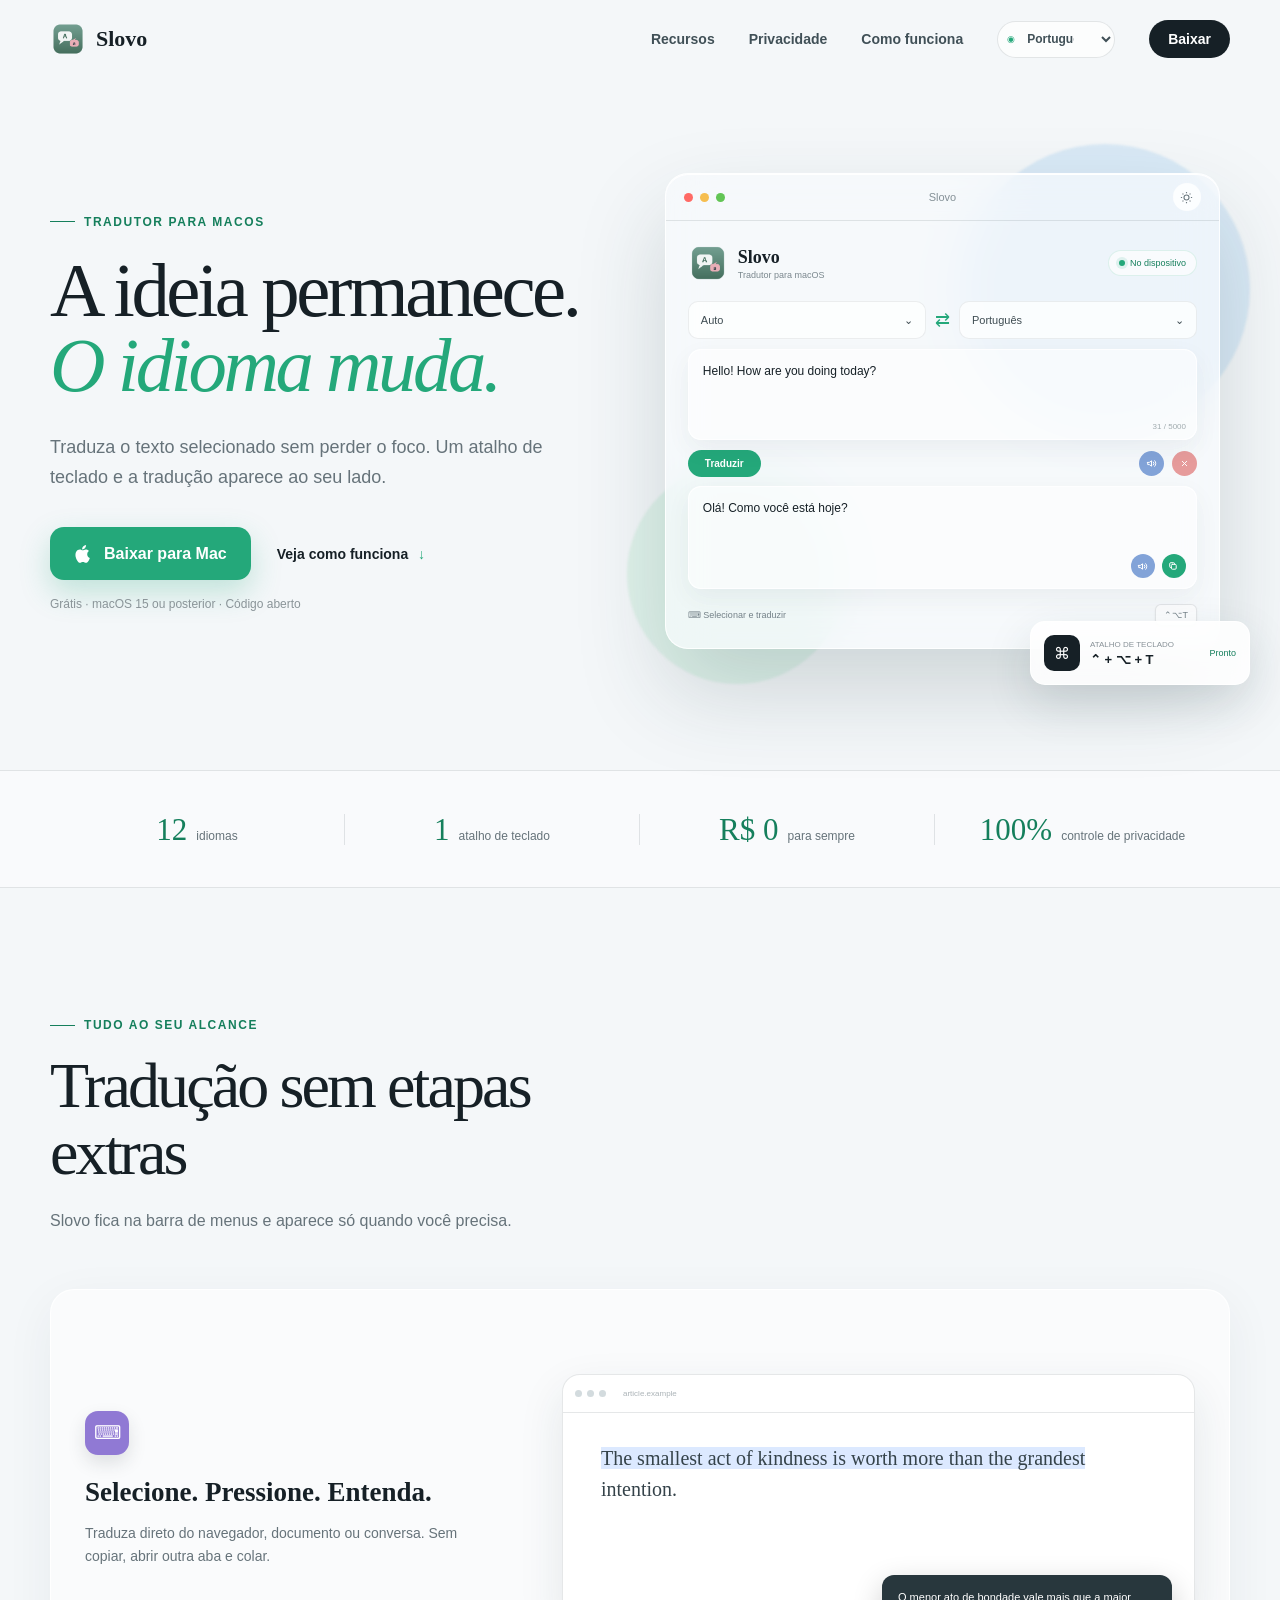
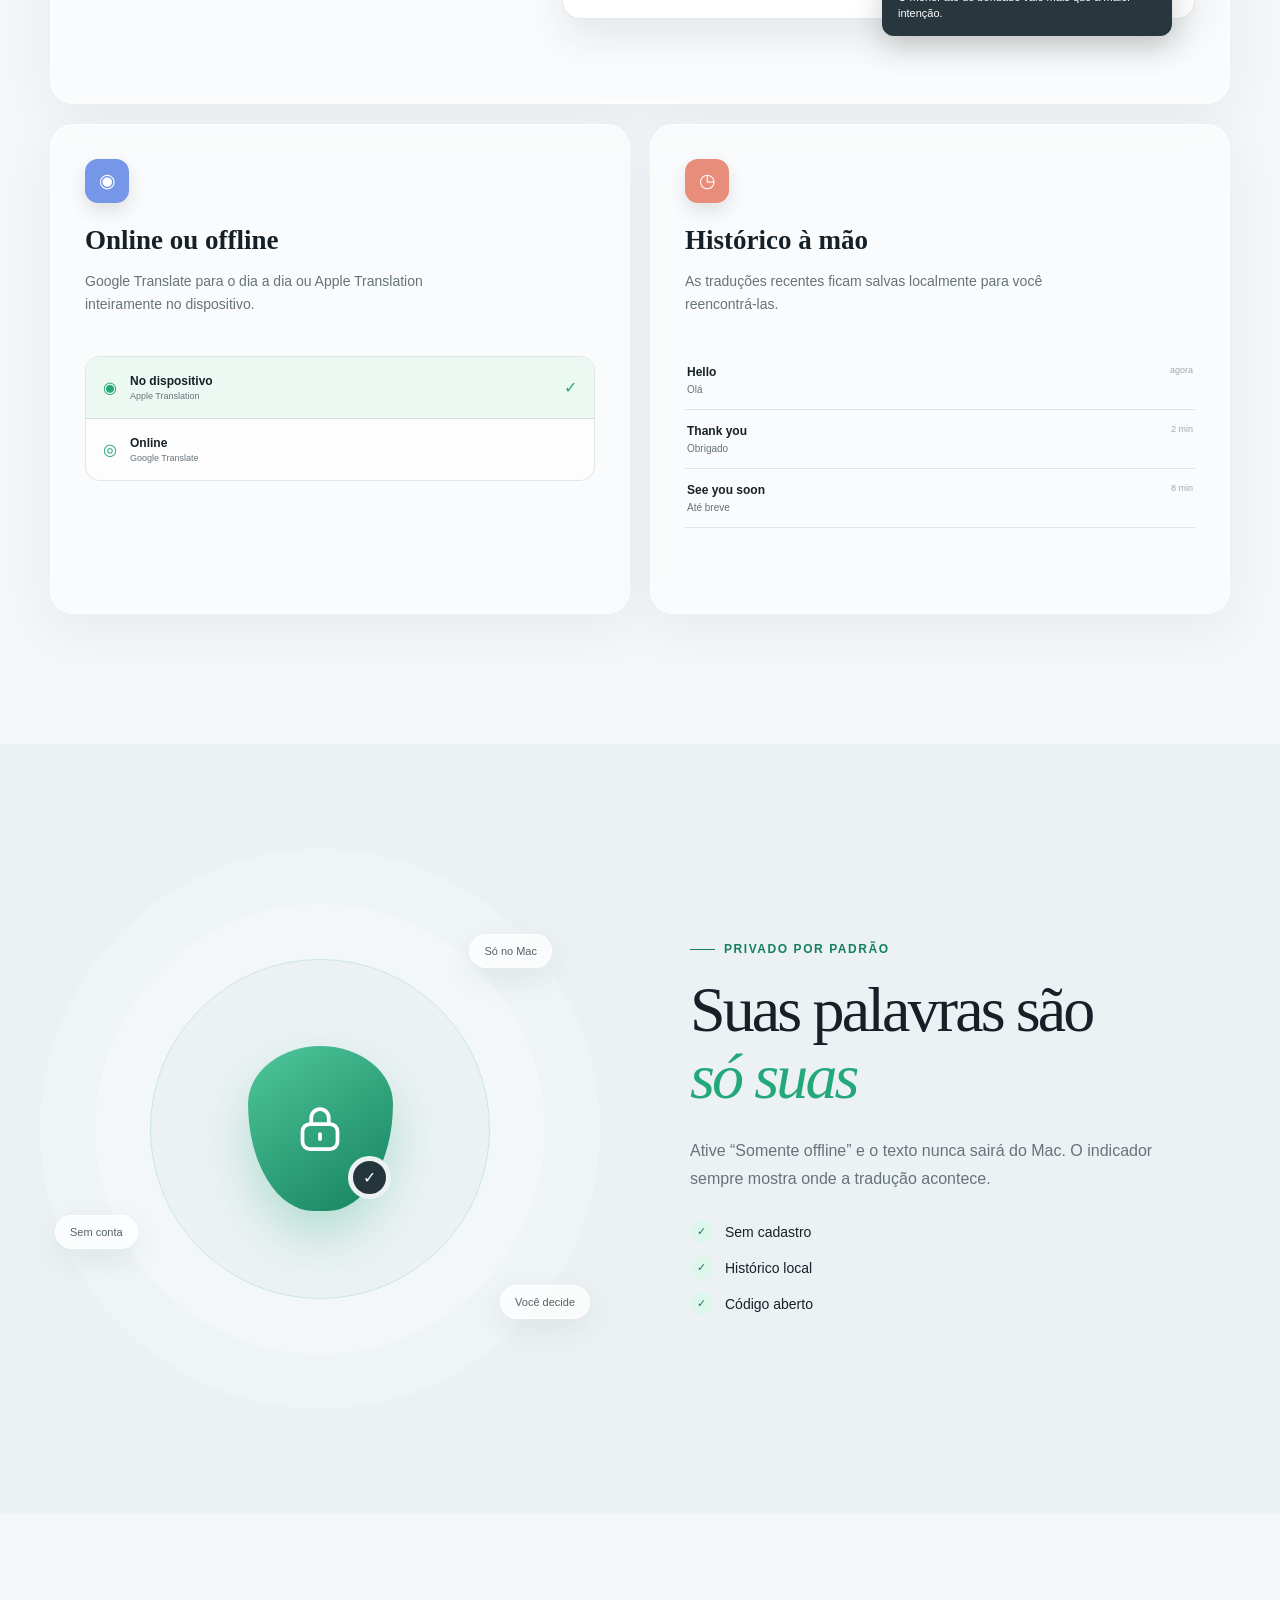
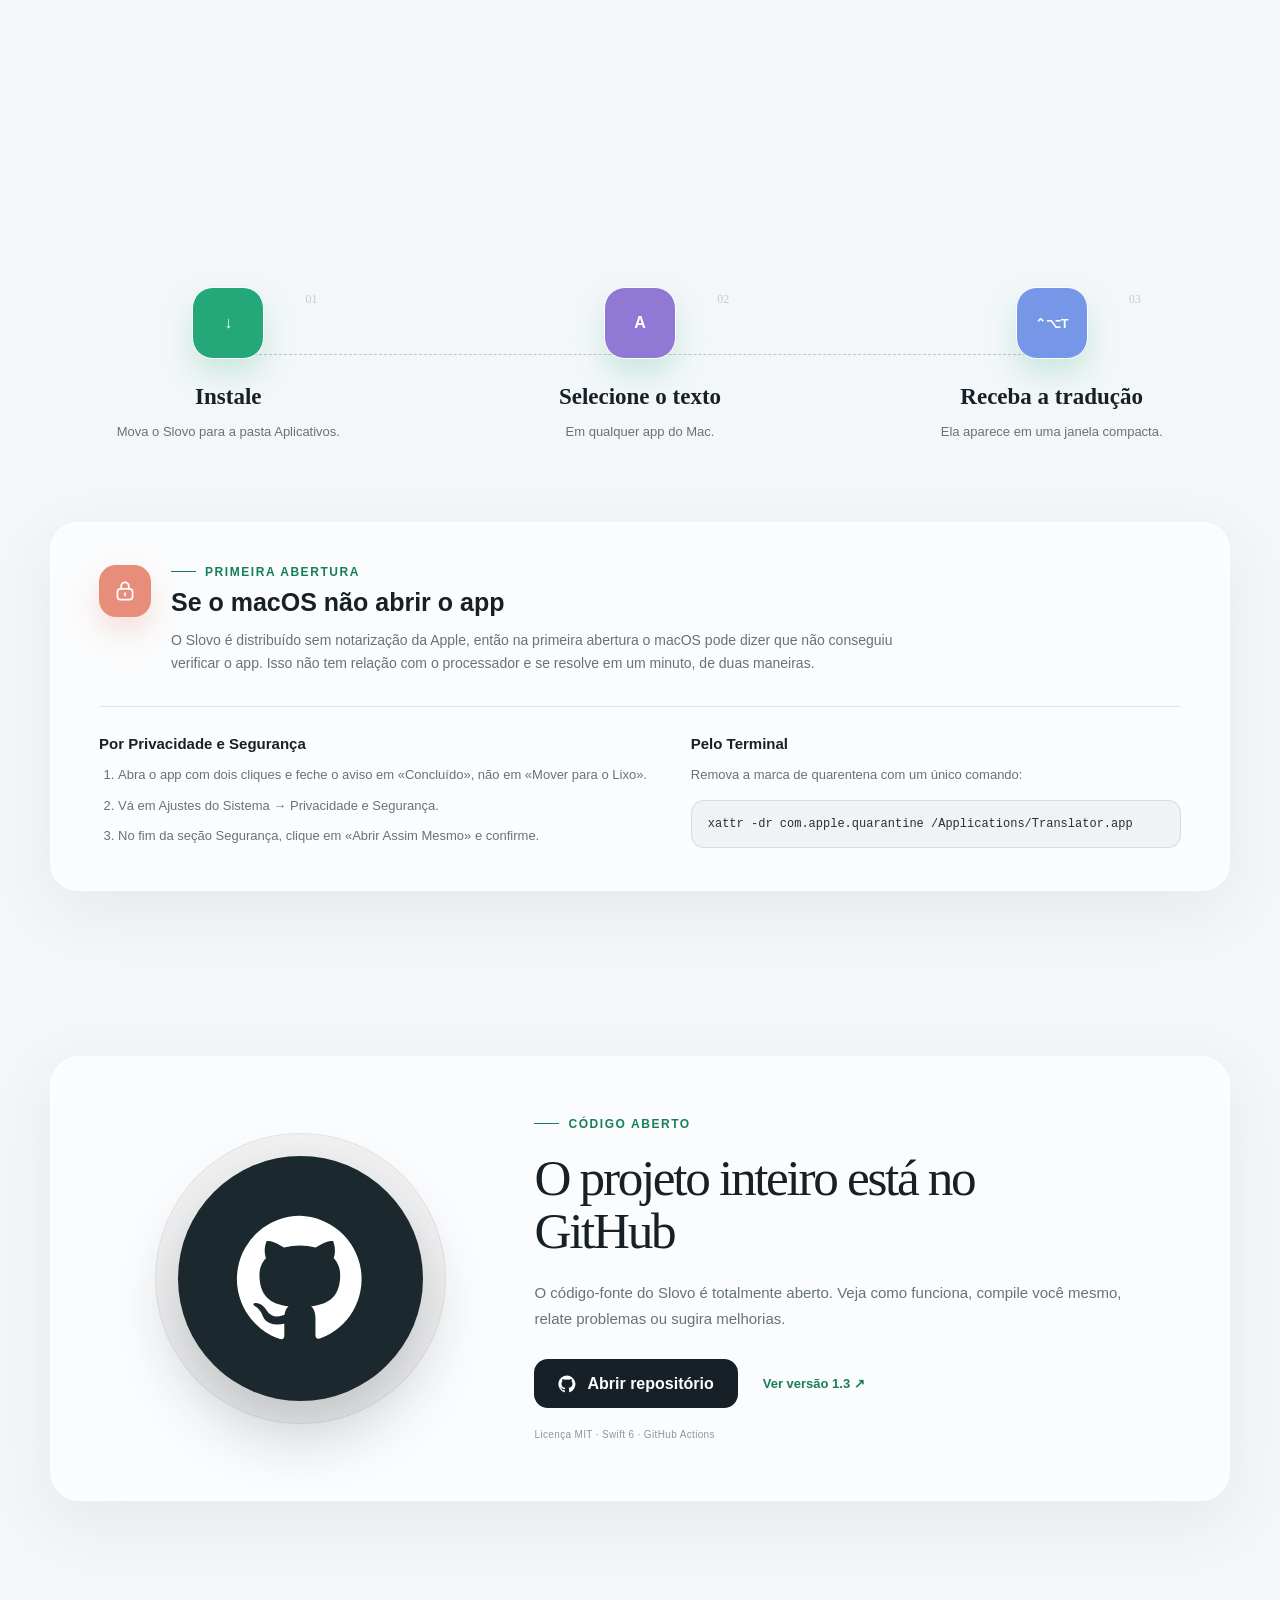
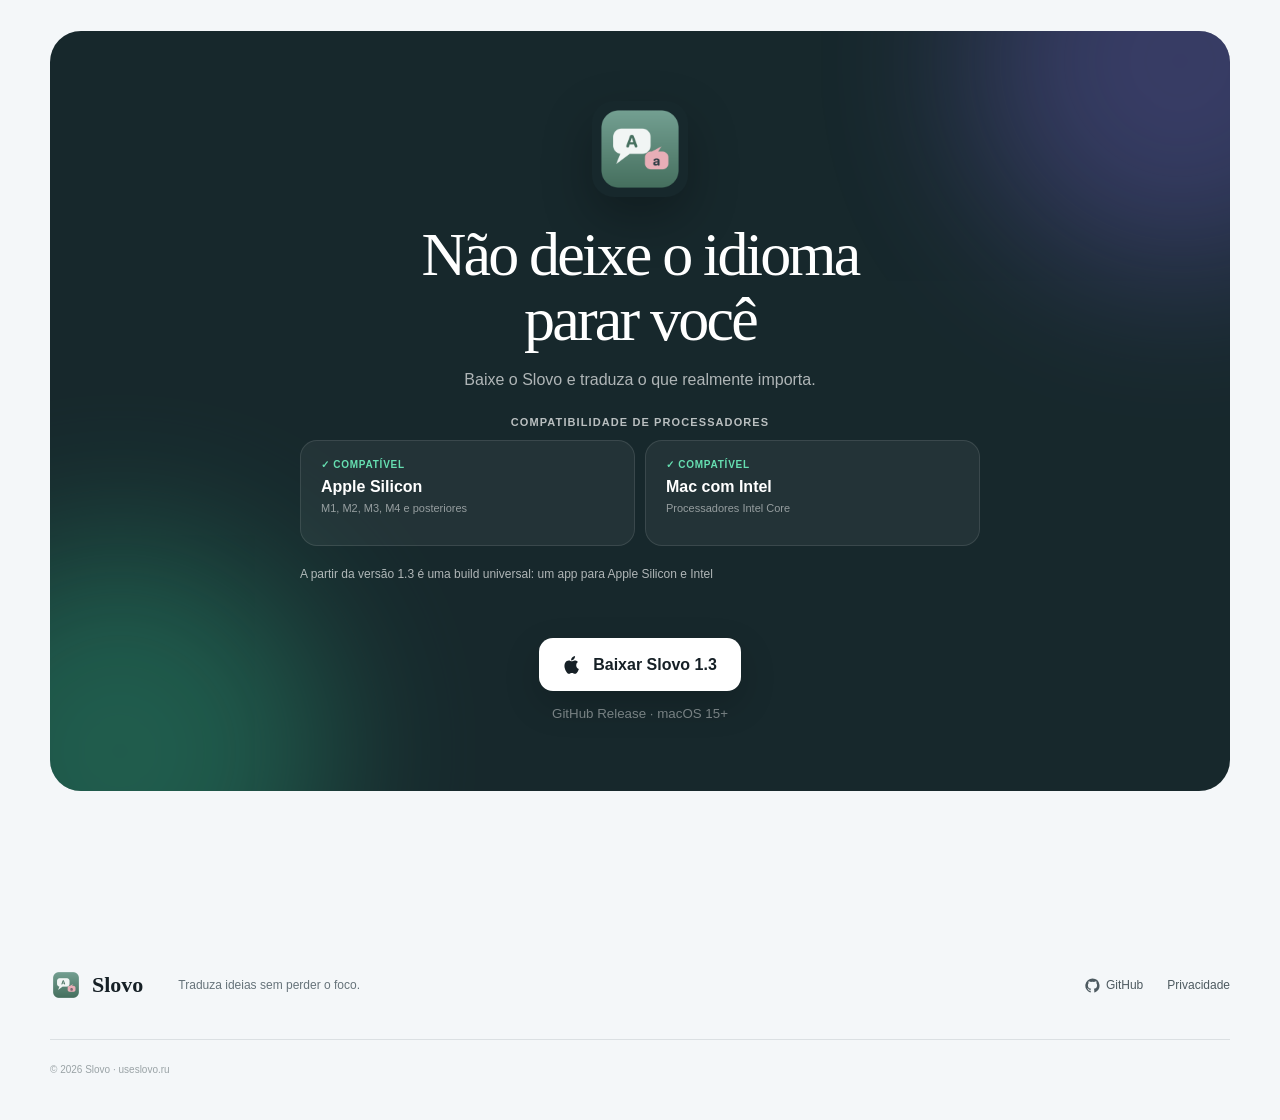
<file: website/pt/index.html>
<!doctype html>
<html lang="pt">
  <head>
    <meta charset="UTF-8" />
    <meta name="viewport" content="width=device-width, initial-scale=1" />
    <meta name="theme-color" content="#eef4f8" />
    <meta name="robots" content="index, follow, max-image-preview:large, max-snippet:-1, max-video-preview:-1" />
    <meta name="description" content="Tradutor rápido e privado para macOS. Traduza texto selecionado com um atalho, online ou diretamente no dispositivo." />
    <meta name="application-name" content="Slovo" />
    <link rel="canonical" href="https://useslovo.ru/pt/" />
    <link rel="alternate" hreflang="ru" href="https://useslovo.ru/ru/" />
    <link rel="alternate" hreflang="en" href="https://useslovo.ru/en/" />
    <link rel="alternate" hreflang="es" href="https://useslovo.ru/es/" />
    <link rel="alternate" hreflang="de" href="https://useslovo.ru/de/" />
    <link rel="alternate" hreflang="fr" href="https://useslovo.ru/fr/" />
    <link rel="alternate" hreflang="it" href="https://useslovo.ru/it/" />
    <link rel="alternate" hreflang="pt" href="https://useslovo.ru/pt/" />
    <link rel="alternate" hreflang="zh" href="https://useslovo.ru/zh/" />
    <link rel="alternate" hreflang="ja" href="https://useslovo.ru/ja/" />
    <link rel="alternate" hreflang="ko" href="https://useslovo.ru/ko/" />
    <link rel="alternate" hreflang="tr" href="https://useslovo.ru/tr/" />
    <link rel="alternate" hreflang="uk" href="https://useslovo.ru/uk/" />
    <link rel="alternate" hreflang="x-default" href="https://useslovo.ru/" />
    <meta property="og:title" content="Slovo — tradutor gratuito para macOS" />
    <meta property="og:description" content="Tradutor rápido e privado para macOS. Traduza texto selecionado com um atalho, online ou diretamente no dispositivo." />
    <meta property="og:type" content="website" />
    <meta property="og:url" content="https://useslovo.ru/pt/" />
    <meta property="og:image" content="https://useslovo.ru/assets/app-icon.png" />
    <meta property="og:image:width" content="512" />
    <meta property="og:image:height" content="512" />
    <meta property="og:locale" content="pt_BR" />
    <meta property="og:locale:alternate" content="ru_RU" />
    <meta property="og:locale:alternate" content="en_US" />
    <meta property="og:locale:alternate" content="es_ES" />
    <meta property="og:locale:alternate" content="de_DE" />
    <meta property="og:locale:alternate" content="fr_FR" />
    <meta property="og:locale:alternate" content="it_IT" />
    <meta property="og:locale:alternate" content="zh_CN" />
    <meta property="og:locale:alternate" content="ja_JP" />
    <meta property="og:locale:alternate" content="ko_KR" />
    <meta property="og:locale:alternate" content="tr_TR" />
    <meta property="og:locale:alternate" content="uk_UA" />
    <meta name="twitter:card" content="summary" />
    <meta name="twitter:title" content="Slovo — tradutor gratuito para macOS" />
    <meta name="twitter:description" content="Tradutor rápido e privado para macOS. Traduza texto selecionado com um atalho, online ou diretamente no dispositivo." />
    <meta name="twitter:image" content="https://useslovo.ru/assets/app-icon.png" />
    <title>Slovo — tradutor gratuito para macOS</title>
    <link rel="icon" href="/favicon.ico" sizes="32x32" />
    <link rel="icon" href="/favicon.svg" type="image/svg+xml" />
    <link rel="apple-touch-icon" href="/apple-touch-icon.png" />
    <link rel="stylesheet" href="../styles.css?v=2026-08-05-1" />
    <script type="application/ld+json">{"@context":"https://schema.org","@type":"SoftwareApplication","name":"Slovo","alternateName":"Слово","url":"https://useslovo.ru/pt/","description":"Tradutor rápido e privado para macOS. Traduza texto selecionado com um atalho, online ou diretamente no dispositivo.","applicationCategory":"UtilitiesApplication","operatingSystem":"macOS 15 or later","processorRequirements":"Universal binary: Apple Silicon (arm64), M1 or newer, and Intel Macs (x86_64).","inLanguage":"pt","image":"https://useslovo.ru/assets/app-icon.png","downloadUrl":"https://github.com/Dosash/Translator-for-macOS/releases/latest/download/Translator.dmg","softwareVersion":"1.3","offers":{"@type":"Offer","price":"0","priceCurrency":"USD"},"license":"https://opensource.org/license/mit"}</script>
    <script src="../script.js?v=2026-08-05-1" defer></script>
  </head>
  <body data-language="pt">
    <a class="skip-link" href="#main">Ir para o conteúdo</a>

    <header class="site-header" data-header>
      <div class="shell header-inner">
        <a class="brand" href="#top" aria-label="Slovo — início"><img src="../assets/app-icon.png" width="36" height="36" alt="" /><span>Slovo</span></a>
        <button class="menu-button" type="button" aria-label="Abrir menu" aria-expanded="false" data-menu-button><span></span><span></span></button>
        <nav class="nav" aria-label="Recursos" data-nav>
          <a href="#features">Recursos</a><a href="#privacy">Privacidade</a><a href="#how-it-works">Como funciona</a>
          <label class="language-select"><span class="sr-only">Escolher idioma</span><select data-language-select aria-label="Escolher idioma"><option value="ru">Русский</option><option value="en">English</option><option value="es">Español</option><option value="de">Deutsch</option><option value="fr">Français</option><option value="it">Italiano</option><option value="pt" selected>Português</option><option value="zh">中文</option><option value="ja">日本語</option><option value="ko">한국어</option><option value="tr">Türkçe</option><option value="uk">Українська</option></select></label>
          <a class="nav-download" href="#download">Baixar</a>
        </nav>
      </div>
    </header>

    <main id="main">
      <section class="hero shell" id="top">
        <div class="hero-copy reveal">
          <div class="eyebrow"><span></span> Tradutor para macOS</div>
          <h1>A ideia permanece.<br /><em>O idioma muda.</em></h1>
          <p class="hero-lead">Traduza o texto selecionado sem perder o foco. Um atalho de teclado e a tradução aparece ao seu lado.</p>
          <div class="hero-actions">
            <a class="button button-primary" href="#download"><svg viewBox="0 0 24 24" aria-hidden="true"><path d="M16.7 12.9c0-2.6 2.1-3.9 2.2-4-1.2-1.8-3.1-2-3.8-2-1.6-.2-3.2 1-4 1-.9 0-2.3-1-3.7-1-1.9 0-3.6 1.1-4.6 2.8-2 3.4-.5 8.5 1.4 11.3.9 1.4 2 2.9 3.5 2.8 1.4-.1 2-1 3.7-1s2.2 1 3.7 1c1.5 0 2.5-1.4 3.4-2.8 1.1-1.6 1.5-3.2 1.5-3.3-.1 0-3.3-1.3-3.3-4.8ZM14 5.2c.8-1 1.4-2.4 1.2-3.8-1.2.1-2.7.8-3.6 1.8-.8.9-1.5 2.3-1.3 3.7 1.4.1 2.8-.7 3.7-1.7Z"/></svg>Baixar para Mac</a>
            <a class="text-link" href="#how-it-works">Veja como funciona <span>↓</span></a>
          </div>
          <p class="hero-note">Grátis · macOS 15 ou posterior · Código aberto</p>
        </div>

        <div class="hero-visual reveal" data-delay="1" aria-label="Tradutor para macOS">
          <div class="orb orb-one"></div><div class="orb orb-two"></div>
          <div class="mac-window">
            <div class="window-topbar"><div class="traffic"><i></i><i></i><i></i></div><span>Slovo</span><button class="theme-button" type="button" aria-label="Alterar tema da prévia" aria-pressed="false" data-theme-button><svg viewBox="0 0 24 24" aria-hidden="true"><path d="M12 3v2m0 14v2M3 12h2m14 0h2M5.64 5.64l1.42 1.42m9.88 9.88 1.42 1.42m0-12.72-1.42 1.42M7.06 16.94l-1.42 1.42M16 12a4 4 0 1 1-8 0 4 4 0 0 1 8 0Z"/></svg></button></div>
            <div class="translator-card">
              <div class="app-heading"><div class="mini-brand"><img src="../assets/app-icon.png" width="40" height="40" alt="" /><div><strong>Slovo</strong><small>Tradutor para macOS</small></div></div><span class="privacy-pill"><i></i>No dispositivo</span></div>
              <div class="language-row"><button type="button">Auto <span>⌄</span></button><span class="swap" aria-hidden="true">⇄</span><button type="button">Português <span>⌄</span></button></div>
              <div class="translation-box source-box"><span>Hello! How are you doing today?</span><small>31 / 5000</small></div>
              <div class="translate-row"><button type="button">Traduzir</button><span class="mock-icon mock-speaker"><svg viewBox="0 0 24 24" aria-hidden="true"><path d="M5 10v4h3l4 3V7l-4 3H5Z"/><path d="M15.5 9.2a4 4 0 0 1 0 5.6"/><path d="M18 6.8a7.4 7.4 0 0 1 0 10.4"/></svg></span><span class="mock-icon mock-clear"><svg viewBox="0 0 24 24" aria-hidden="true"><path d="m8 8 8 8M16 8l-8 8"/></svg></span></div>
              <div class="translation-box result-box"><span>Olá! Como você está hoje?</span><div class="result-actions"><span class="mock-icon mock-speaker"><svg viewBox="0 0 24 24" aria-hidden="true"><path d="M5 10v4h3l4 3V7l-4 3H5Z"/><path d="M15.5 9.2a4 4 0 0 1 0 5.6"/><path d="M18 6.8a7.4 7.4 0 0 1 0 10.4"/></svg></span><span class="mock-icon mock-copy"><svg viewBox="0 0 24 24" aria-hidden="true"><rect x="8" y="8" width="9" height="9" rx="2"/><path d="M14 8V7a2 2 0 0 0-2-2H7a2 2 0 0 0-2 2v5a2 2 0 0 0 2 2h1"/></svg></span></div></div>
              <div class="app-footer"><span>⌨ Selecionar e traduzir</span><kbd>⌃⌥T</kbd></div>
            </div>
          </div>
          <div class="hotkey-card"><div class="hotkey-icon">⌘</div><div><small>Atalho de teclado</small><strong>⌃ + ⌥ + T</strong></div><span>Pronto</span></div>
        </div>
      </section>

      <section class="trust-strip" aria-label="Tudo ao seu alcance"><div class="shell trust-grid"><div><strong>12</strong><span>idiomas</span></div><div><strong>1</strong><span>atalho de teclado</span></div><div><strong>R$ 0</strong><span>para sempre</span></div><div><strong>100%</strong><span>controle de privacidade</span></div></div></section>

      <section class="section shell" id="features">
        <div class="section-heading reveal"><div class="eyebrow"><span></span> Tudo ao seu alcance</div><h2>Tradução sem etapas extras</h2><p>Slovo fica na barra de menus e aparece só quando você precisa.</p></div>
        <div class="feature-grid">
          <article class="feature-card feature-wide reveal"><div class="feature-copy"><div class="feature-icon lilac">⌨</div><h3>Selecione. Pressione. Entenda.</h3><p>Traduza direto do navegador, documento ou conversa. Sem copiar, abrir outra aba e colar.</p></div><div class="selection-demo"><div class="browser-bar"><i></i><i></i><i></i><span>article.example</span></div><p>The smallest act of kindness is worth more than the grandest intention.</p><div class="selection-popover">O menor ato de bondade vale mais que a maior intenção.</div></div></article>
          <article class="feature-card reveal" data-delay="1"><div class="feature-icon blue">◉</div><h3>Online ou offline</h3><p>Google Translate para o dia a dia ou Apple Translation inteiramente no dispositivo.</p><div class="engine-toggle"><div class="active"><span>◉</span><div><strong>No dispositivo</strong><small>Apple Translation</small></div><i>✓</i></div><div><span>◎</span><div><strong>Online</strong><small>Google Translate</small></div></div></div></article>
          <article class="feature-card reveal" data-delay="2"><div class="feature-icon coral">◷</div><h3>Histórico à mão</h3><p>As traduções recentes ficam salvas localmente para você reencontrá-las.</p><div class="history-list"><div><span><b>Hello</b><small>Olá</small></span><time>agora</time></div><div><span><b>Thank you</b><small>Obrigado</small></span><time>2 min</time></div><div><span><b>See you soon</b><small>Até breve</small></span><time>8 min</time></div></div></article>
        </div>
      </section>

      <section class="section privacy-section" id="privacy"><div class="shell privacy-layout">
        <div class="privacy-visual reveal"><div class="shield-rings"><div class="shield"><svg viewBox="0 0 24 24" aria-hidden="true"><rect x="5" y="10" width="14" height="10" rx="3"/><path d="M8.5 10V7.5a3.5 3.5 0 0 1 7 0V10"/><path d="M12 14v2"/></svg><span>✓</span></div></div><span class="privacy-label label-local">Só no Mac</span><span class="privacy-label label-control">Você decide</span><span class="privacy-label label-private">Sem conta</span></div>
        <div class="privacy-copy reveal" data-delay="1"><div class="eyebrow"><span></span> Privado por padrão</div><h2>Suas palavras são<br /><em>só suas</em></h2><p>Ative “Somente offline” e o texto nunca sairá do Mac. O indicador sempre mostra onde a tradução acontece.</p><ul><li><span>✓</span>Sem cadastro</li><li><span>✓</span>Histórico local</li><li><span>✓</span>Código aberto</li></ul></div>
      </div></section>

      <section class="section shell how" id="how-it-works"><div class="section-heading centered reveal"><div class="eyebrow"><span></span> Três passos simples</div><h2>Funciona desde o primeiro minuto</h2></div><ol class="steps"><li class="reveal"><span class="step-number">01</span><div class="step-icon">↓</div><h3>Instale</h3><p>Mova o Slovo para a pasta Aplicativos.</p></li><li class="reveal" data-delay="1"><span class="step-number">02</span><div class="step-icon">A</div><h3>Selecione o texto</h3><p>Em qualquer app do Mac.</p></li><li class="reveal" data-delay="2"><span class="step-number">03</span><div class="step-icon">⌃⌥T</div><h3>Receba a tradução</h3><p>Ela aparece em uma janela compacta.</p></li></ol><div class="gatekeeper reveal"><div class="gatekeeper-intro"><span class="gatekeeper-mark" aria-hidden="true"><svg viewBox="0 0 24 24" aria-hidden="true"><rect x="5" y="10" width="14" height="10" rx="3"/><path d="M8.5 10V7.5a3.5 3.5 0 0 1 7 0V10"/><path d="M12 14v2"/></svg></span><div><div class="eyebrow"><span></span> Primeira abertura</div><h3>Se o macOS não abrir o app</h3><p>O Slovo é distribuído sem notarização da Apple, então na primeira abertura o macOS pode dizer que não conseguiu verificar o app. Isso não tem relação com o processador e se resolve em um minuto, de duas maneiras.</p></div></div><div class="gatekeeper-methods"><div class="gatekeeper-method"><strong>Por Privacidade e Segurança</strong><ol><li>Abra o app com dois cliques e feche o aviso em «Concluído», não em «Mover para o Lixo».</li><li>Vá em Ajustes do Sistema → Privacidade e Segurança.</li><li>No fim da seção Segurança, clique em «Abrir Assim Mesmo» e confirme.</li></ol></div><div class="gatekeeper-method"><strong>Pelo Terminal</strong><p>Remova a marca de quarentena com um único comando:</p><code>xattr -dr com.apple.quarantine /Applications/Translator.app</code></div></div></div></section>

      <section class="section github-section" id="open-source"><div class="shell github-card reveal"><div class="github-mark"><svg class="" viewBox="0 0 24 24" aria-hidden="true"><path d="M12 .7a11.5 11.5 0 0 0-3.64 22.4c.58.1.79-.25.79-.56v-2.23c-3.22.7-3.9-1.37-3.9-1.37-.52-1.34-1.28-1.7-1.28-1.7-1.05-.72.08-.7.08-.7 1.16.08 1.77 1.19 1.77 1.19 1.03 1.77 2.7 1.26 3.36.96.1-.75.4-1.26.73-1.55-2.57-.3-5.28-1.29-5.28-5.69 0-1.26.45-2.29 1.19-3.1-.12-.3-.52-1.47.11-3.06 0 0 .97-.31 3.16 1.18a10.98 10.98 0 0 1 5.76 0c2.19-1.49 3.16-1.18 3.16-1.18.63 1.59.23 2.76.11 3.06.74.81 1.19 1.84 1.19 3.1 0 4.42-2.71 5.39-5.29 5.68.42.36.79 1.06.79 2.14v3.18c0 .31.21.67.8.56A11.5 11.5 0 0 0 12 .7Z"/></svg></div><div class="github-copy"><div class="eyebrow"><span></span> Código aberto</div><h2>O projeto inteiro está no GitHub</h2><p>O código-fonte do Slovo é totalmente aberto. Veja como funciona, compile você mesmo, relate problemas ou sugira melhorias.</p><div class="github-actions"><a class="button github-primary" href="https://github.com/Dosash/Translator-for-macOS" target="_blank" rel="noreferrer"><svg class="button-github-icon" viewBox="0 0 24 24" aria-hidden="true"><path d="M12 .7a11.5 11.5 0 0 0-3.64 22.4c.58.1.79-.25.79-.56v-2.23c-3.22.7-3.9-1.37-3.9-1.37-.52-1.34-1.28-1.7-1.28-1.7-1.05-.72.08-.7.08-.7 1.16.08 1.77 1.19 1.77 1.19 1.03 1.77 2.7 1.26 3.36.96.1-.75.4-1.26.73-1.55-2.57-.3-5.28-1.29-5.28-5.69 0-1.26.45-2.29 1.19-3.1-.12-.3-.52-1.47.11-3.06 0 0 .97-.31 3.16 1.18a10.98 10.98 0 0 1 5.76 0c2.19-1.49 3.16-1.18 3.16-1.18.63 1.59.23 2.76.11 3.06.74.81 1.19 1.84 1.19 3.1 0 4.42-2.71 5.39-5.29 5.68.42.36.79 1.06.79 2.14v3.18c0 .31.21.67.8.56A11.5 11.5 0 0 0 12 .7Z"/></svg>Abrir repositório</a><a class="github-release-link" href="https://github.com/Dosash/Translator-for-macOS/releases/latest" target="_blank" rel="noreferrer">Ver versão 1.3 ↗</a></div><small>Licença MIT · Swift 6 · GitHub Actions</small></div></div></section>

      <section class="section shell download-section" id="download"><div class="download-card reveal"><div class="download-glow glow-left"></div><div class="download-glow glow-right"></div><img src="../assets/app-icon.png" width="96" height="96" alt="Slovo" /><h2>Não deixe o idioma<br />parar você</h2><p>Baixe o Slovo e traduza o que realmente importa.</p><div class="compatibility" aria-label="Compatibilidade de processadores"><strong class="compatibility-title">Compatibilidade de processadores</strong><div class="compatibility-grid"><div class="compatibility-item compatibility-supported"><span class="compatibility-status">✓ Compatível</span><strong>Apple Silicon</strong><small>M1, M2, M3, M4 e posteriores</small></div><div class="compatibility-item compatibility-supported"><span class="compatibility-status">✓ Compatível</span><strong>Mac com Intel</strong><small>Processadores Intel Core</small></div></div><p class="compatibility-note">A partir da versão 1.3 é uma build universal: um app para Apple Silicon e Intel</p></div><a class="button button-light" href="https://github.com/Dosash/Translator-for-macOS/releases/latest/download/Translator.dmg"><svg viewBox="0 0 24 24" aria-hidden="true"><path d="M16.7 12.9c0-2.6 2.1-3.9 2.2-4-1.2-1.8-3.1-2-3.8-2-1.6-.2-3.2 1-4 1-.9 0-2.3-1-3.7-1-1.9 0-3.6 1.1-4.6 2.8-2 3.4-.5 8.5 1.4 11.3.9 1.4 2 2.9 3.5 2.8 1.4-.1 2-1 3.7-1s2.2 1 3.7 1c1.5 0 2.5-1.4 3.4-2.8 1.1-1.6 1.5-3.2 1.5-3.3-.1 0-3.3-1.3-3.3-4.8ZM14 5.2c.8-1 1.4-2.4 1.2-3.8-1.2.1-2.7.8-3.6 1.8-.8.9-1.5 2.3-1.3 3.7 1.4.1 2.8-.7 3.7-1.7Z"/></svg>Baixar Slovo 1.3</a><small class="download-meta">GitHub Release · macOS 15+</small></div></section>
    </main>

    <footer class="footer"><div class="shell footer-inner"><a class="brand" href="#top"><img src="../assets/app-icon.png" width="32" height="32" alt="" /><span>Slovo</span></a><p>Traduza ideias sem perder o foco.</p><div class="footer-links"><a class="footer-github" href="https://github.com/Dosash/Translator-for-macOS" target="_blank" rel="noreferrer"><svg class="footer-github-icon" viewBox="0 0 24 24" aria-hidden="true"><path d="M12 .7a11.5 11.5 0 0 0-3.64 22.4c.58.1.79-.25.79-.56v-2.23c-3.22.7-3.9-1.37-3.9-1.37-.52-1.34-1.28-1.7-1.28-1.7-1.05-.72.08-.7.08-.7 1.16.08 1.77 1.19 1.77 1.19 1.03 1.77 2.7 1.26 3.36.96.1-.75.4-1.26.73-1.55-2.57-.3-5.28-1.29-5.28-5.69 0-1.26.45-2.29 1.19-3.1-.12-.3-.52-1.47.11-3.06 0 0 .97-.31 3.16 1.18a10.98 10.98 0 0 1 5.76 0c2.19-1.49 3.16-1.18 3.16-1.18.63 1.59.23 2.76.11 3.06.74.81 1.19 1.84 1.19 3.1 0 4.42-2.71 5.39-5.29 5.68.42.36.79 1.06.79 2.14v3.18c0 .31.21.67.8.56A11.5 11.5 0 0 0 12 .7Z"/></svg>GitHub</a><a href="#privacy">Privacidade</a></div><span class="copyright">© 2026 Slovo · useslovo.ru</span></div></footer>
  </body>
</html>
</file>
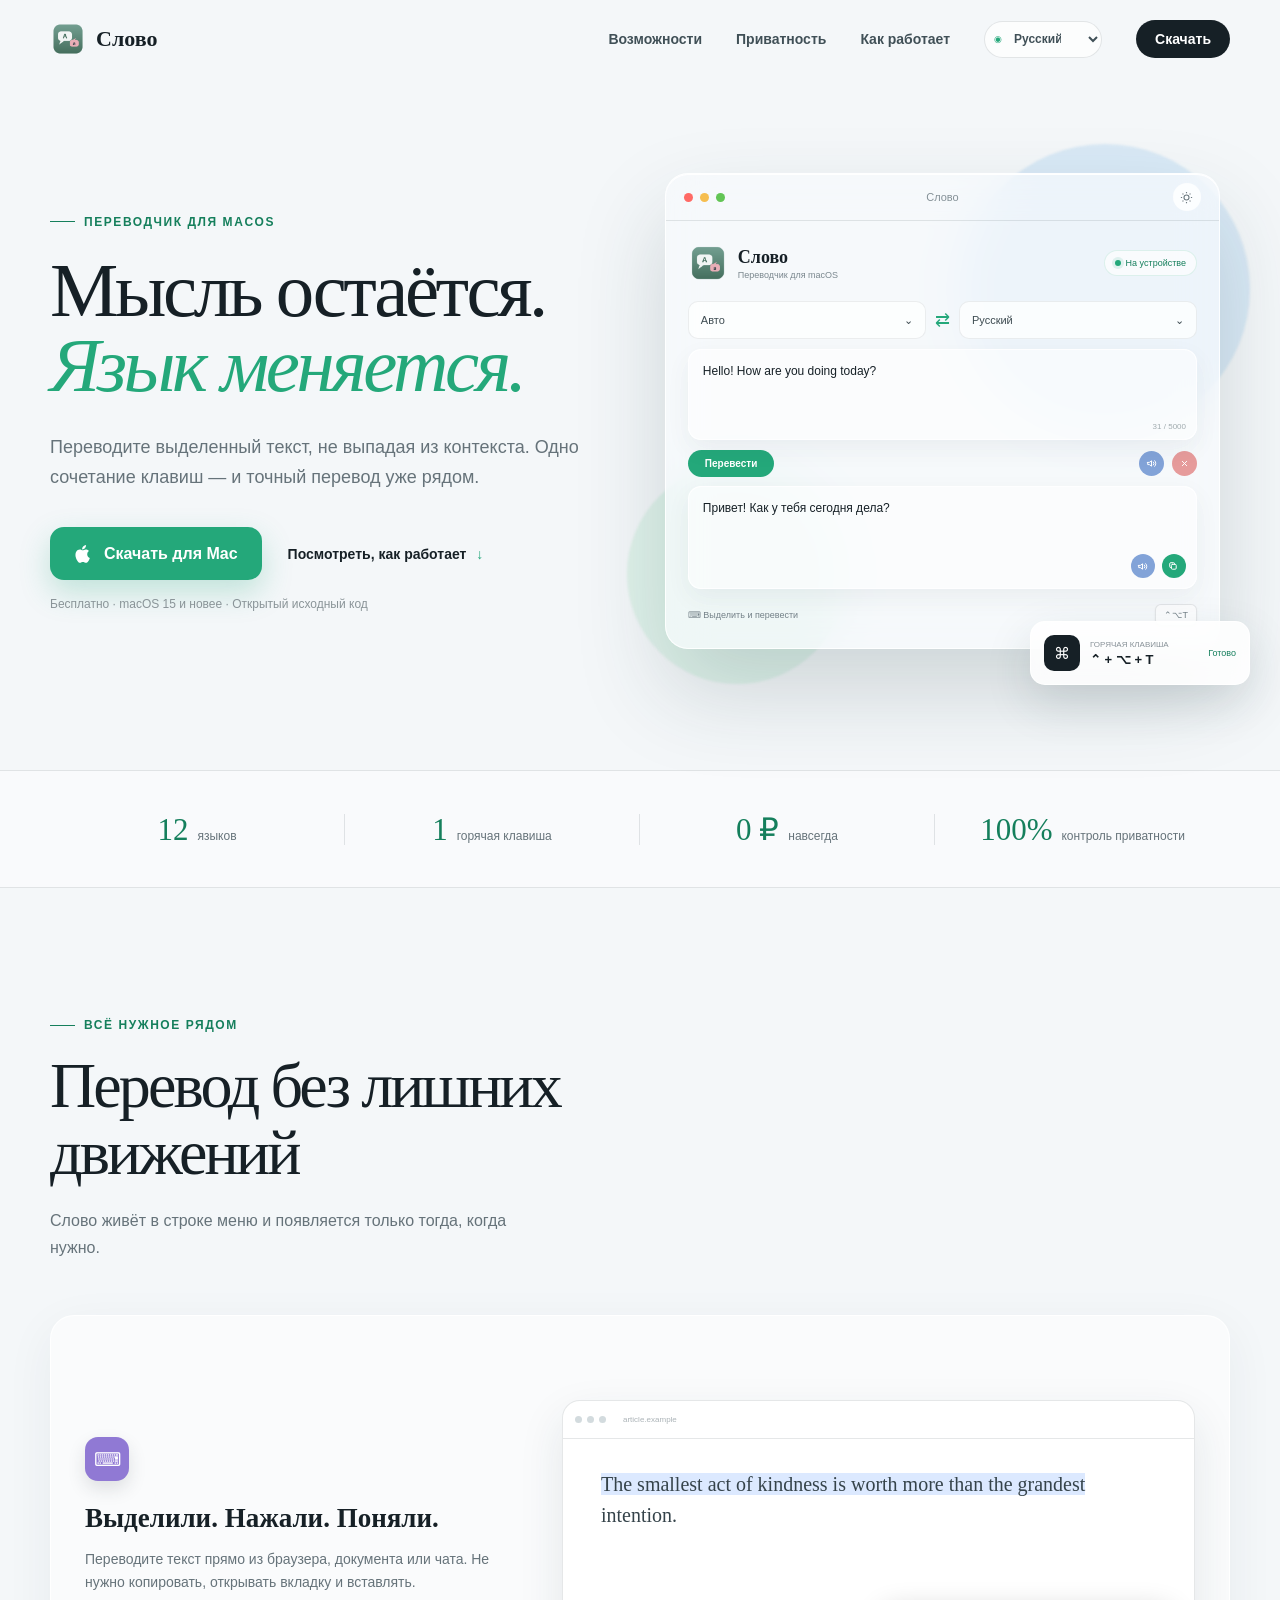
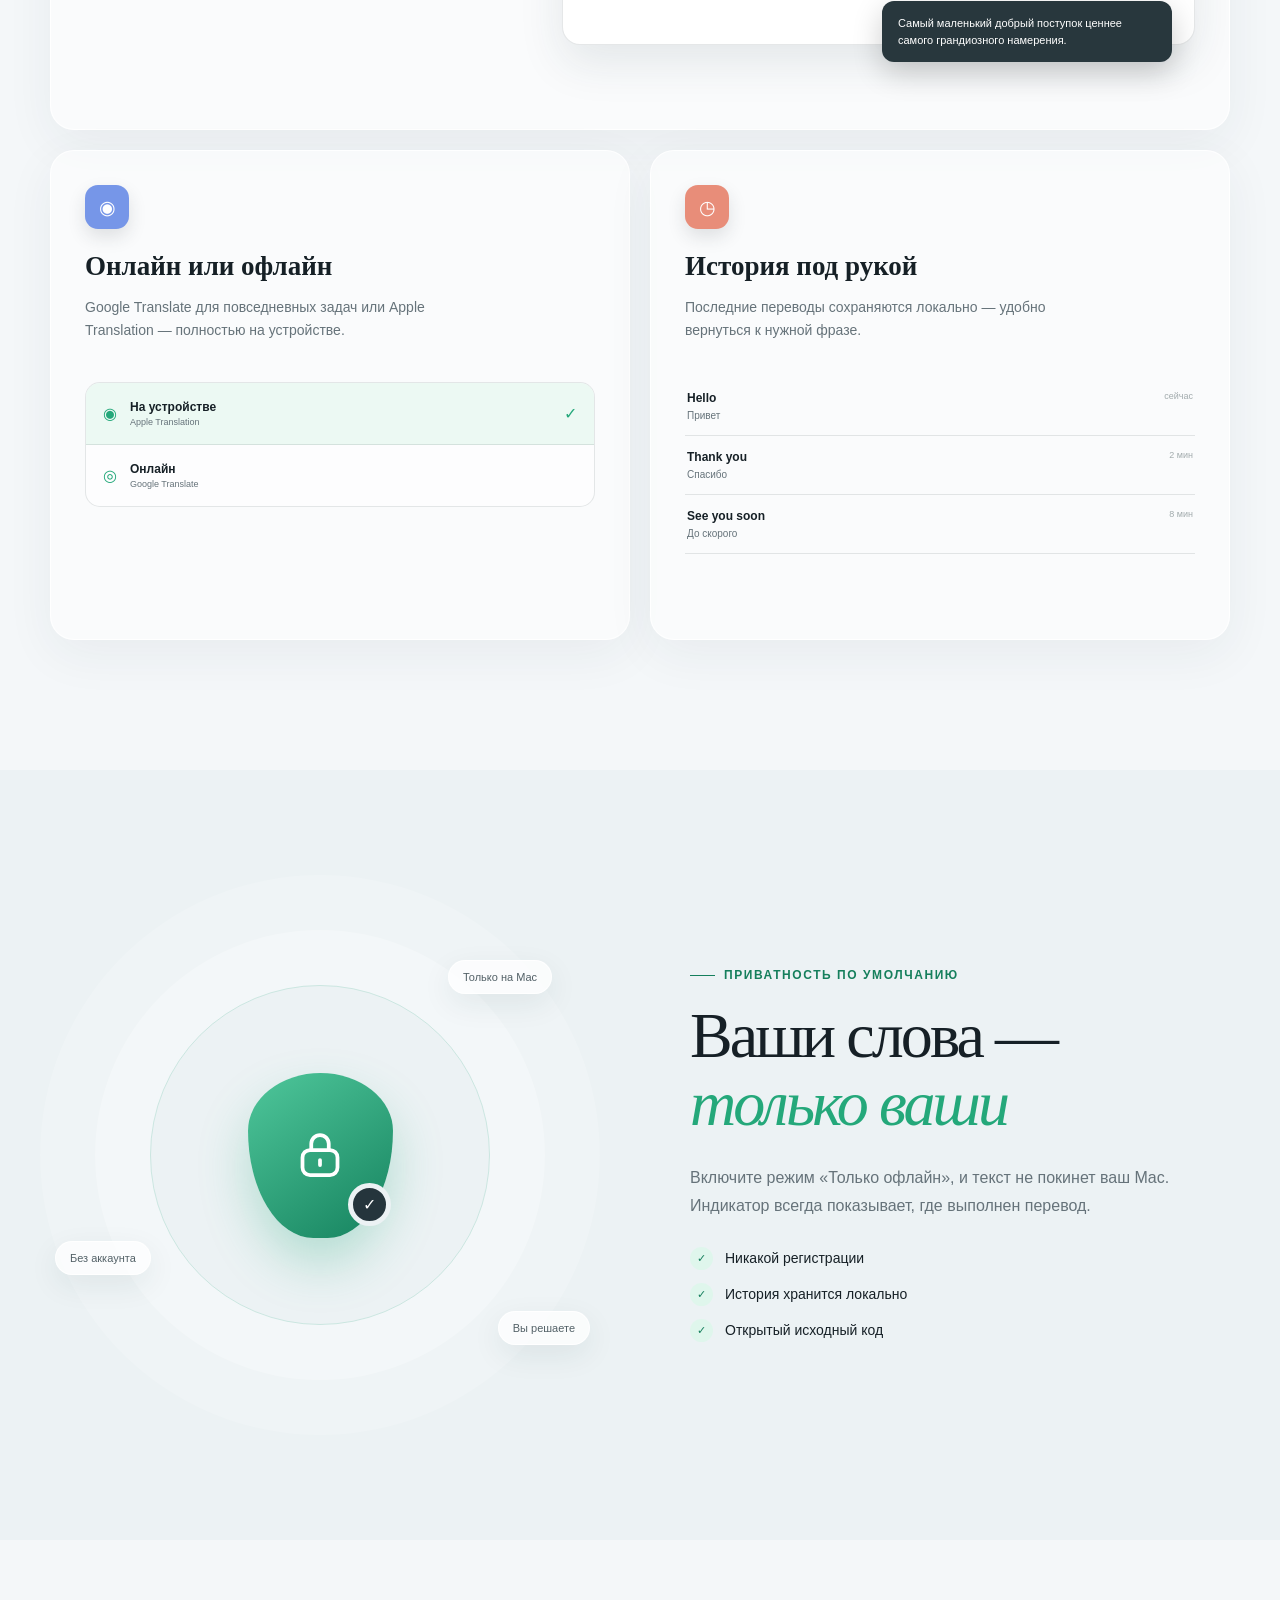
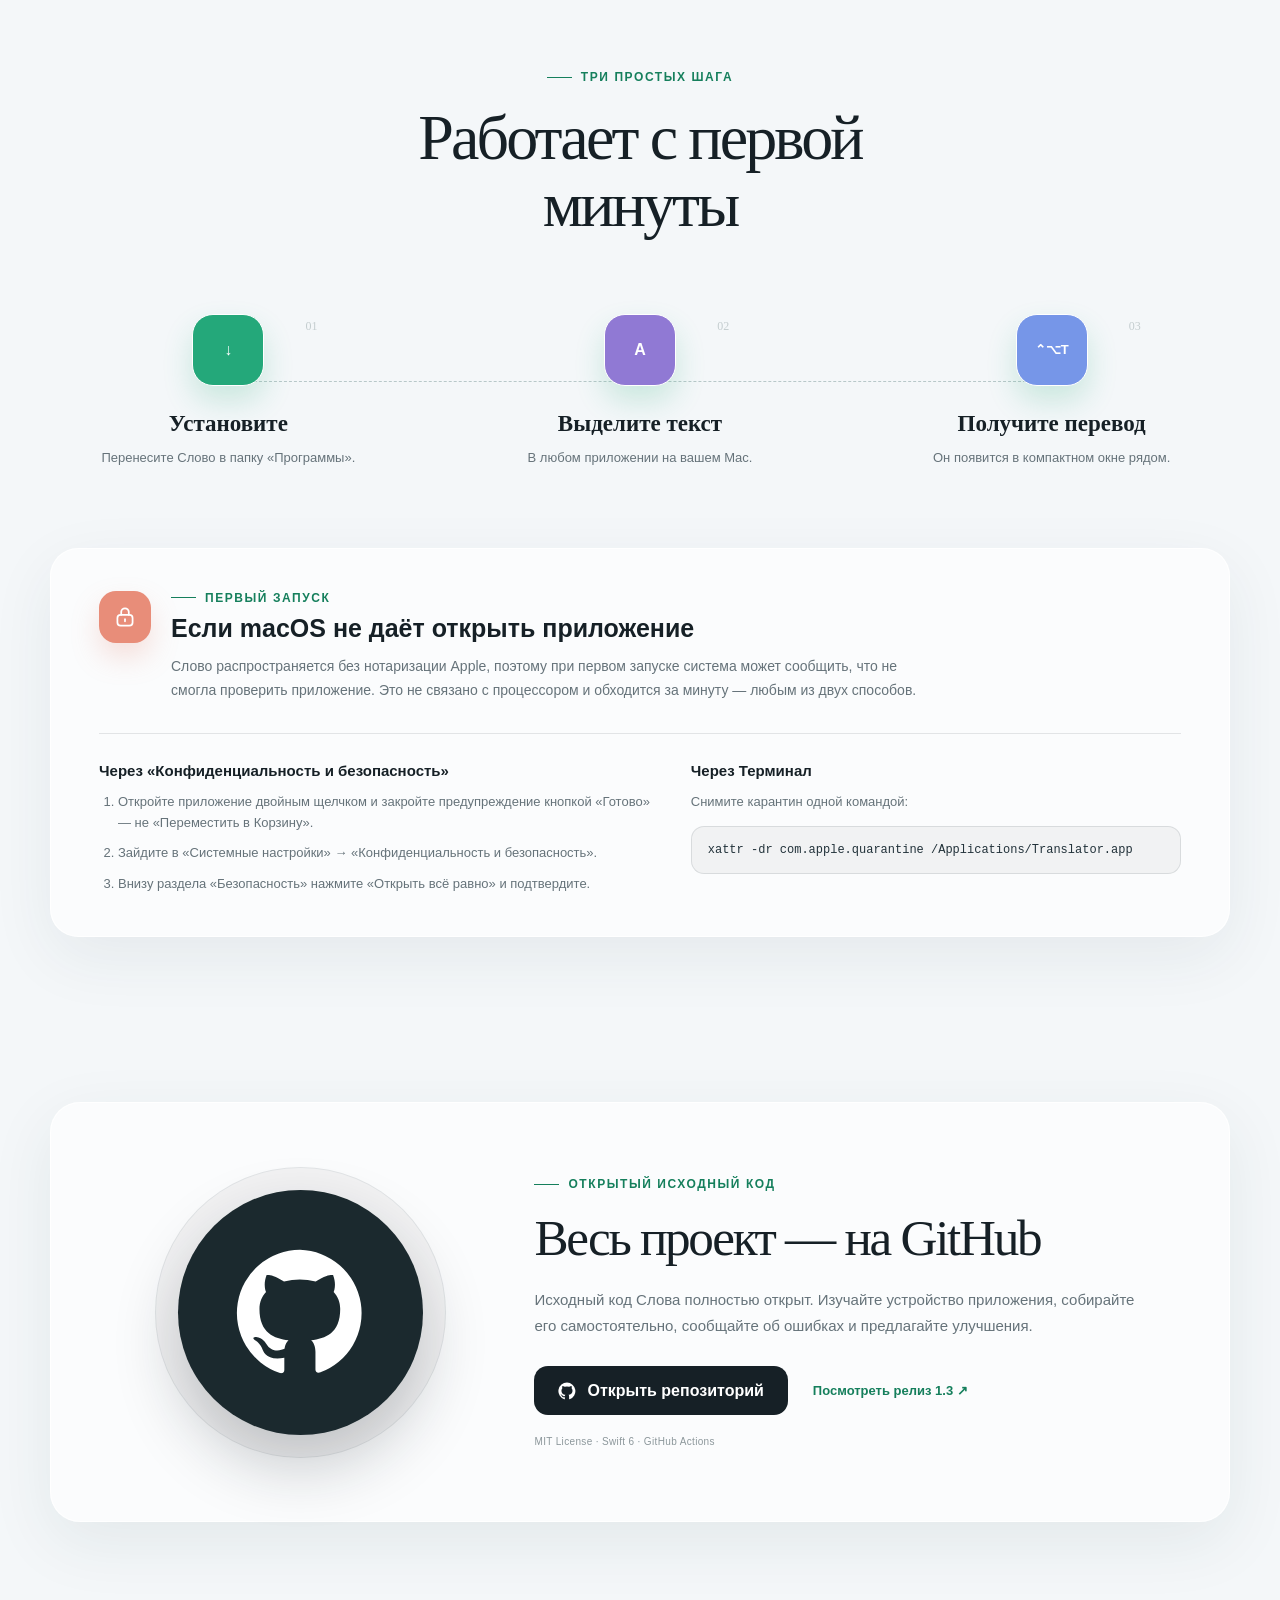
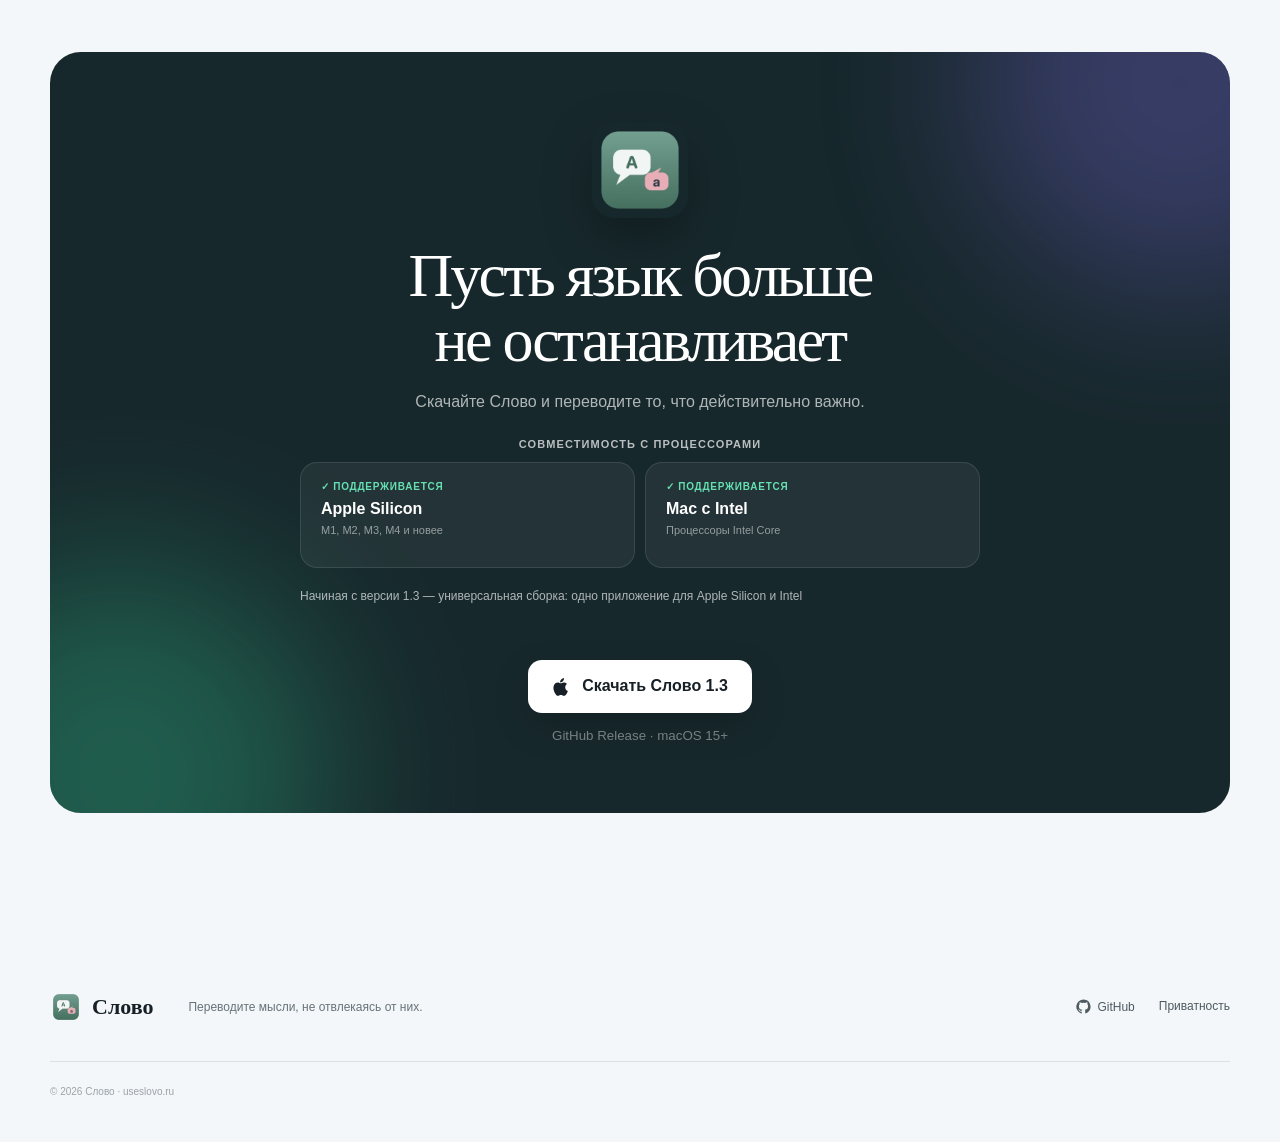
<file: website/ru/index.html>
<!doctype html>
<html lang="ru">
  <head>
    <meta charset="UTF-8" />
    <meta name="viewport" content="width=device-width, initial-scale=1" />
    <meta name="theme-color" content="#eef4f8" />
    <meta name="robots" content="index, follow, max-image-preview:large, max-snippet:-1, max-video-preview:-1" />
    <meta name="description" content="Быстрый и приватный переводчик для macOS. Переводите выделенный текст горячей клавишей, онлайн или прямо на устройстве." />
    <meta name="application-name" content="Слово" />
    <link rel="canonical" href="https://useslovo.ru/ru/" />
    <link rel="alternate" hreflang="ru" href="https://useslovo.ru/ru/" />
    <link rel="alternate" hreflang="en" href="https://useslovo.ru/en/" />
    <link rel="alternate" hreflang="es" href="https://useslovo.ru/es/" />
    <link rel="alternate" hreflang="de" href="https://useslovo.ru/de/" />
    <link rel="alternate" hreflang="fr" href="https://useslovo.ru/fr/" />
    <link rel="alternate" hreflang="it" href="https://useslovo.ru/it/" />
    <link rel="alternate" hreflang="pt" href="https://useslovo.ru/pt/" />
    <link rel="alternate" hreflang="zh" href="https://useslovo.ru/zh/" />
    <link rel="alternate" hreflang="ja" href="https://useslovo.ru/ja/" />
    <link rel="alternate" hreflang="ko" href="https://useslovo.ru/ko/" />
    <link rel="alternate" hreflang="tr" href="https://useslovo.ru/tr/" />
    <link rel="alternate" hreflang="uk" href="https://useslovo.ru/uk/" />
    <link rel="alternate" hreflang="x-default" href="https://useslovo.ru/" />
    <meta property="og:title" content="Слово — бесплатный переводчик для macOS" />
    <meta property="og:description" content="Быстрый и приватный переводчик для macOS. Переводите выделенный текст горячей клавишей, онлайн или прямо на устройстве." />
    <meta property="og:type" content="website" />
    <meta property="og:url" content="https://useslovo.ru/ru/" />
    <meta property="og:image" content="https://useslovo.ru/assets/app-icon.png" />
    <meta property="og:image:width" content="512" />
    <meta property="og:image:height" content="512" />
    <meta property="og:locale" content="ru_RU" />
    <meta property="og:locale:alternate" content="en_US" />
    <meta property="og:locale:alternate" content="es_ES" />
    <meta property="og:locale:alternate" content="de_DE" />
    <meta property="og:locale:alternate" content="fr_FR" />
    <meta property="og:locale:alternate" content="it_IT" />
    <meta property="og:locale:alternate" content="pt_BR" />
    <meta property="og:locale:alternate" content="zh_CN" />
    <meta property="og:locale:alternate" content="ja_JP" />
    <meta property="og:locale:alternate" content="ko_KR" />
    <meta property="og:locale:alternate" content="tr_TR" />
    <meta property="og:locale:alternate" content="uk_UA" />
    <meta name="twitter:card" content="summary" />
    <meta name="twitter:title" content="Слово — бесплатный переводчик для macOS" />
    <meta name="twitter:description" content="Быстрый и приватный переводчик для macOS. Переводите выделенный текст горячей клавишей, онлайн или прямо на устройстве." />
    <meta name="twitter:image" content="https://useslovo.ru/assets/app-icon.png" />
    <title>Слово — бесплатный переводчик для macOS</title>
    <link rel="icon" href="/favicon.ico" sizes="32x32" />
    <link rel="icon" href="/favicon.svg" type="image/svg+xml" />
    <link rel="apple-touch-icon" href="/apple-touch-icon.png" />
    <link rel="stylesheet" href="../styles.css?v=2026-08-05-1" />
    <script type="application/ld+json">{"@context":"https://schema.org","@type":"SoftwareApplication","name":"Слово","alternateName":"Slovo","url":"https://useslovo.ru/ru/","description":"Быстрый и приватный переводчик для macOS. Переводите выделенный текст горячей клавишей, онлайн или прямо на устройстве.","applicationCategory":"UtilitiesApplication","operatingSystem":"macOS 15 or later","processorRequirements":"Universal binary: Apple Silicon (arm64), M1 or newer, and Intel Macs (x86_64).","inLanguage":"ru","image":"https://useslovo.ru/assets/app-icon.png","downloadUrl":"https://github.com/Dosash/Translator-for-macOS/releases/latest/download/Translator.dmg","softwareVersion":"1.3","offers":{"@type":"Offer","price":"0","priceCurrency":"USD"},"license":"https://opensource.org/license/mit"}</script>
    <script src="../script.js?v=2026-08-05-1" defer></script>
  </head>
  <body data-language="ru">
    <a class="skip-link" href="#main">Перейти к содержанию</a>

    <header class="site-header" data-header>
      <div class="shell header-inner">
        <a class="brand" href="#top" aria-label="Слово — на главную"><img src="../assets/app-icon.png" width="36" height="36" alt="" /><span>Слово</span></a>
        <button class="menu-button" type="button" aria-label="Открыть меню" aria-expanded="false" data-menu-button><span></span><span></span></button>
        <nav class="nav" aria-label="Возможности" data-nav>
          <a href="#features">Возможности</a><a href="#privacy">Приватность</a><a href="#how-it-works">Как работает</a>
          <label class="language-select"><span class="sr-only">Выбрать язык</span><select data-language-select aria-label="Выбрать язык"><option value="ru" selected>Русский</option><option value="en">English</option><option value="es">Español</option><option value="de">Deutsch</option><option value="fr">Français</option><option value="it">Italiano</option><option value="pt">Português</option><option value="zh">中文</option><option value="ja">日本語</option><option value="ko">한국어</option><option value="tr">Türkçe</option><option value="uk">Українська</option></select></label>
          <a class="nav-download" href="#download">Скачать</a>
        </nav>
      </div>
    </header>

    <main id="main">
      <section class="hero shell" id="top">
        <div class="hero-copy reveal">
          <div class="eyebrow"><span></span> Переводчик для macOS</div>
          <h1>Мысль остаётся.<br /><em>Язык меняется.</em></h1>
          <p class="hero-lead">Переводите выделенный текст, не выпадая из контекста. Одно сочетание клавиш — и точный перевод уже рядом.</p>
          <div class="hero-actions">
            <a class="button button-primary" href="#download"><svg viewBox="0 0 24 24" aria-hidden="true"><path d="M16.7 12.9c0-2.6 2.1-3.9 2.2-4-1.2-1.8-3.1-2-3.8-2-1.6-.2-3.2 1-4 1-.9 0-2.3-1-3.7-1-1.9 0-3.6 1.1-4.6 2.8-2 3.4-.5 8.5 1.4 11.3.9 1.4 2 2.9 3.5 2.8 1.4-.1 2-1 3.7-1s2.2 1 3.7 1c1.5 0 2.5-1.4 3.4-2.8 1.1-1.6 1.5-3.2 1.5-3.3-.1 0-3.3-1.3-3.3-4.8ZM14 5.2c.8-1 1.4-2.4 1.2-3.8-1.2.1-2.7.8-3.6 1.8-.8.9-1.5 2.3-1.3 3.7 1.4.1 2.8-.7 3.7-1.7Z"/></svg>Скачать для Mac</a>
            <a class="text-link" href="#how-it-works">Посмотреть, как работает <span>↓</span></a>
          </div>
          <p class="hero-note">Бесплатно · macOS 15 и новее · Открытый исходный код</p>
        </div>

        <div class="hero-visual reveal" data-delay="1" aria-label="Переводчик для macOS">
          <div class="orb orb-one"></div><div class="orb orb-two"></div>
          <div class="mac-window">
            <div class="window-topbar"><div class="traffic"><i></i><i></i><i></i></div><span>Слово</span><button class="theme-button" type="button" aria-label="Сменить тему примера" aria-pressed="false" data-theme-button><svg viewBox="0 0 24 24" aria-hidden="true"><path d="M12 3v2m0 14v2M3 12h2m14 0h2M5.64 5.64l1.42 1.42m9.88 9.88 1.42 1.42m0-12.72-1.42 1.42M7.06 16.94l-1.42 1.42M16 12a4 4 0 1 1-8 0 4 4 0 0 1 8 0Z"/></svg></button></div>
            <div class="translator-card">
              <div class="app-heading"><div class="mini-brand"><img src="../assets/app-icon.png" width="40" height="40" alt="" /><div><strong>Слово</strong><small>Переводчик для macOS</small></div></div><span class="privacy-pill"><i></i>На устройстве</span></div>
              <div class="language-row"><button type="button">Авто <span>⌄</span></button><span class="swap" aria-hidden="true">⇄</span><button type="button">Русский <span>⌄</span></button></div>
              <div class="translation-box source-box"><span>Hello! How are you doing today?</span><small>31 / 5000</small></div>
              <div class="translate-row"><button type="button">Перевести</button><span class="mock-icon mock-speaker"><svg viewBox="0 0 24 24" aria-hidden="true"><path d="M5 10v4h3l4 3V7l-4 3H5Z"/><path d="M15.5 9.2a4 4 0 0 1 0 5.6"/><path d="M18 6.8a7.4 7.4 0 0 1 0 10.4"/></svg></span><span class="mock-icon mock-clear"><svg viewBox="0 0 24 24" aria-hidden="true"><path d="m8 8 8 8M16 8l-8 8"/></svg></span></div>
              <div class="translation-box result-box"><span>Привет! Как у тебя сегодня дела?</span><div class="result-actions"><span class="mock-icon mock-speaker"><svg viewBox="0 0 24 24" aria-hidden="true"><path d="M5 10v4h3l4 3V7l-4 3H5Z"/><path d="M15.5 9.2a4 4 0 0 1 0 5.6"/><path d="M18 6.8a7.4 7.4 0 0 1 0 10.4"/></svg></span><span class="mock-icon mock-copy"><svg viewBox="0 0 24 24" aria-hidden="true"><rect x="8" y="8" width="9" height="9" rx="2"/><path d="M14 8V7a2 2 0 0 0-2-2H7a2 2 0 0 0-2 2v5a2 2 0 0 0 2 2h1"/></svg></span></div></div>
              <div class="app-footer"><span>⌨ Выделить и перевести</span><kbd>⌃⌥T</kbd></div>
            </div>
          </div>
          <div class="hotkey-card"><div class="hotkey-icon">⌘</div><div><small>Горячая клавиша</small><strong>⌃ + ⌥ + T</strong></div><span>Готово</span></div>
        </div>
      </section>

      <section class="trust-strip" aria-label="Всё нужное рядом"><div class="shell trust-grid"><div><strong>12</strong><span>языков</span></div><div><strong>1</strong><span>горячая клавиша</span></div><div><strong>0 ₽</strong><span>навсегда</span></div><div><strong>100%</strong><span>контроль приватности</span></div></div></section>

      <section class="section shell" id="features">
        <div class="section-heading reveal"><div class="eyebrow"><span></span> Всё нужное рядом</div><h2>Перевод без лишних движений</h2><p>Слово живёт в строке меню и появляется только тогда, когда нужно.</p></div>
        <div class="feature-grid">
          <article class="feature-card feature-wide reveal"><div class="feature-copy"><div class="feature-icon lilac">⌨</div><h3>Выделили. Нажали. Поняли.</h3><p>Переводите текст прямо из браузера, документа или чата. Не нужно копировать, открывать вкладку и вставлять.</p></div><div class="selection-demo"><div class="browser-bar"><i></i><i></i><i></i><span>article.example</span></div><p>The smallest act of kindness is worth more than the grandest intention.</p><div class="selection-popover">Самый маленький добрый поступок ценнее самого грандиозного намерения.</div></div></article>
          <article class="feature-card reveal" data-delay="1"><div class="feature-icon blue">◉</div><h3>Онлайн или офлайн</h3><p>Google Translate для повседневных задач или Apple Translation — полностью на устройстве.</p><div class="engine-toggle"><div class="active"><span>◉</span><div><strong>На устройстве</strong><small>Apple Translation</small></div><i>✓</i></div><div><span>◎</span><div><strong>Онлайн</strong><small>Google Translate</small></div></div></div></article>
          <article class="feature-card reveal" data-delay="2"><div class="feature-icon coral">◷</div><h3>История под рукой</h3><p>Последние переводы сохраняются локально — удобно вернуться к нужной фразе.</p><div class="history-list"><div><span><b>Hello</b><small>Привет</small></span><time>сейчас</time></div><div><span><b>Thank you</b><small>Спасибо</small></span><time>2 мин</time></div><div><span><b>See you soon</b><small>До скорого</small></span><time>8 мин</time></div></div></article>
        </div>
      </section>

      <section class="section privacy-section" id="privacy"><div class="shell privacy-layout">
        <div class="privacy-visual reveal"><div class="shield-rings"><div class="shield"><svg viewBox="0 0 24 24" aria-hidden="true"><rect x="5" y="10" width="14" height="10" rx="3"/><path d="M8.5 10V7.5a3.5 3.5 0 0 1 7 0V10"/><path d="M12 14v2"/></svg><span>✓</span></div></div><span class="privacy-label label-local">Только на Mac</span><span class="privacy-label label-control">Вы решаете</span><span class="privacy-label label-private">Без аккаунта</span></div>
        <div class="privacy-copy reveal" data-delay="1"><div class="eyebrow"><span></span> Приватность по умолчанию</div><h2>Ваши слова —<br /><em>только ваши</em></h2><p>Включите режим «Только офлайн», и текст не покинет ваш Mac. Индикатор всегда показывает, где выполнен перевод.</p><ul><li><span>✓</span>Никакой регистрации</li><li><span>✓</span>История хранится локально</li><li><span>✓</span>Открытый исходный код</li></ul></div>
      </div></section>

      <section class="section shell how" id="how-it-works"><div class="section-heading centered reveal"><div class="eyebrow"><span></span> Три простых шага</div><h2>Работает с первой минуты</h2></div><ol class="steps"><li class="reveal"><span class="step-number">01</span><div class="step-icon">↓</div><h3>Установите</h3><p>Перенесите Слово в папку «Программы».</p></li><li class="reveal" data-delay="1"><span class="step-number">02</span><div class="step-icon">A</div><h3>Выделите текст</h3><p>В любом приложении на вашем Mac.</p></li><li class="reveal" data-delay="2"><span class="step-number">03</span><div class="step-icon">⌃⌥T</div><h3>Получите перевод</h3><p>Он появится в компактном окне рядом.</p></li></ol><div class="gatekeeper reveal"><div class="gatekeeper-intro"><span class="gatekeeper-mark" aria-hidden="true"><svg viewBox="0 0 24 24" aria-hidden="true"><rect x="5" y="10" width="14" height="10" rx="3"/><path d="M8.5 10V7.5a3.5 3.5 0 0 1 7 0V10"/><path d="M12 14v2"/></svg></span><div><div class="eyebrow"><span></span> Первый запуск</div><h3>Если macOS не даёт открыть приложение</h3><p>Слово распространяется без нотаризации Apple, поэтому при первом запуске система может сообщить, что не смогла проверить приложение. Это не связано с процессором и обходится за минуту — любым из двух способов.</p></div></div><div class="gatekeeper-methods"><div class="gatekeeper-method"><strong>Через «Конфиденциальность и безопасность»</strong><ol><li>Откройте приложение двойным щелчком и закройте предупреждение кнопкой «Готово» — не «Переместить в Корзину».</li><li>Зайдите в «Системные настройки» → «Конфиденциальность и безопасность».</li><li>Внизу раздела «Безопасность» нажмите «Открыть всё равно» и подтвердите.</li></ol></div><div class="gatekeeper-method"><strong>Через Терминал</strong><p>Снимите карантин одной командой:</p><code>xattr -dr com.apple.quarantine /Applications/Translator.app</code></div></div></div></section>

      <section class="section github-section" id="open-source"><div class="shell github-card reveal"><div class="github-mark"><svg class="" viewBox="0 0 24 24" aria-hidden="true"><path d="M12 .7a11.5 11.5 0 0 0-3.64 22.4c.58.1.79-.25.79-.56v-2.23c-3.22.7-3.9-1.37-3.9-1.37-.52-1.34-1.28-1.7-1.28-1.7-1.05-.72.08-.7.08-.7 1.16.08 1.77 1.19 1.77 1.19 1.03 1.77 2.7 1.26 3.36.96.1-.75.4-1.26.73-1.55-2.57-.3-5.28-1.29-5.28-5.69 0-1.26.45-2.29 1.19-3.1-.12-.3-.52-1.47.11-3.06 0 0 .97-.31 3.16 1.18a10.98 10.98 0 0 1 5.76 0c2.19-1.49 3.16-1.18 3.16-1.18.63 1.59.23 2.76.11 3.06.74.81 1.19 1.84 1.19 3.1 0 4.42-2.71 5.39-5.29 5.68.42.36.79 1.06.79 2.14v3.18c0 .31.21.67.8.56A11.5 11.5 0 0 0 12 .7Z"/></svg></div><div class="github-copy"><div class="eyebrow"><span></span> Открытый исходный код</div><h2>Весь проект — на GitHub</h2><p>Исходный код Слова полностью открыт. Изучайте устройство приложения, собирайте его самостоятельно, сообщайте об ошибках и предлагайте улучшения.</p><div class="github-actions"><a class="button github-primary" href="https://github.com/Dosash/Translator-for-macOS" target="_blank" rel="noreferrer"><svg class="button-github-icon" viewBox="0 0 24 24" aria-hidden="true"><path d="M12 .7a11.5 11.5 0 0 0-3.64 22.4c.58.1.79-.25.79-.56v-2.23c-3.22.7-3.9-1.37-3.9-1.37-.52-1.34-1.28-1.7-1.28-1.7-1.05-.72.08-.7.08-.7 1.16.08 1.77 1.19 1.77 1.19 1.03 1.77 2.7 1.26 3.36.96.1-.75.4-1.26.73-1.55-2.57-.3-5.28-1.29-5.28-5.69 0-1.26.45-2.29 1.19-3.1-.12-.3-.52-1.47.11-3.06 0 0 .97-.31 3.16 1.18a10.98 10.98 0 0 1 5.76 0c2.19-1.49 3.16-1.18 3.16-1.18.63 1.59.23 2.76.11 3.06.74.81 1.19 1.84 1.19 3.1 0 4.42-2.71 5.39-5.29 5.68.42.36.79 1.06.79 2.14v3.18c0 .31.21.67.8.56A11.5 11.5 0 0 0 12 .7Z"/></svg>Открыть репозиторий</a><a class="github-release-link" href="https://github.com/Dosash/Translator-for-macOS/releases/latest" target="_blank" rel="noreferrer">Посмотреть релиз 1.3 ↗</a></div><small>MIT License · Swift 6 · GitHub Actions</small></div></div></section>

      <section class="section shell download-section" id="download"><div class="download-card reveal"><div class="download-glow glow-left"></div><div class="download-glow glow-right"></div><img src="../assets/app-icon.png" width="96" height="96" alt="Слово" /><h2>Пусть язык больше<br />не останавливает</h2><p>Скачайте Слово и переводите то, что действительно важно.</p><div class="compatibility" aria-label="Совместимость с процессорами"><strong class="compatibility-title">Совместимость с процессорами</strong><div class="compatibility-grid"><div class="compatibility-item compatibility-supported"><span class="compatibility-status">✓ Поддерживается</span><strong>Apple Silicon</strong><small>M1, M2, M3, M4 и новее</small></div><div class="compatibility-item compatibility-supported"><span class="compatibility-status">✓ Поддерживается</span><strong>Mac с Intel</strong><small>Процессоры Intel Core</small></div></div><p class="compatibility-note">Начиная с версии 1.3 — универсальная сборка: одно приложение для Apple Silicon и Intel</p></div><a class="button button-light" href="https://github.com/Dosash/Translator-for-macOS/releases/latest/download/Translator.dmg"><svg viewBox="0 0 24 24" aria-hidden="true"><path d="M16.7 12.9c0-2.6 2.1-3.9 2.2-4-1.2-1.8-3.1-2-3.8-2-1.6-.2-3.2 1-4 1-.9 0-2.3-1-3.7-1-1.9 0-3.6 1.1-4.6 2.8-2 3.4-.5 8.5 1.4 11.3.9 1.4 2 2.9 3.5 2.8 1.4-.1 2-1 3.7-1s2.2 1 3.7 1c1.5 0 2.5-1.4 3.4-2.8 1.1-1.6 1.5-3.2 1.5-3.3-.1 0-3.3-1.3-3.3-4.8ZM14 5.2c.8-1 1.4-2.4 1.2-3.8-1.2.1-2.7.8-3.6 1.8-.8.9-1.5 2.3-1.3 3.7 1.4.1 2.8-.7 3.7-1.7Z"/></svg>Скачать Слово 1.3</a><small class="download-meta">GitHub Release · macOS 15+</small></div></section>
    </main>

    <footer class="footer"><div class="shell footer-inner"><a class="brand" href="#top"><img src="../assets/app-icon.png" width="32" height="32" alt="" /><span>Слово</span></a><p>Переводите мысли, не отвлекаясь от них.</p><div class="footer-links"><a class="footer-github" href="https://github.com/Dosash/Translator-for-macOS" target="_blank" rel="noreferrer"><svg class="footer-github-icon" viewBox="0 0 24 24" aria-hidden="true"><path d="M12 .7a11.5 11.5 0 0 0-3.64 22.4c.58.1.79-.25.79-.56v-2.23c-3.22.7-3.9-1.37-3.9-1.37-.52-1.34-1.28-1.7-1.28-1.7-1.05-.72.08-.7.08-.7 1.16.08 1.77 1.19 1.77 1.19 1.03 1.77 2.7 1.26 3.36.96.1-.75.4-1.26.73-1.55-2.57-.3-5.28-1.29-5.28-5.69 0-1.26.45-2.29 1.19-3.1-.12-.3-.52-1.47.11-3.06 0 0 .97-.31 3.16 1.18a10.98 10.98 0 0 1 5.76 0c2.19-1.49 3.16-1.18 3.16-1.18.63 1.59.23 2.76.11 3.06.74.81 1.19 1.84 1.19 3.1 0 4.42-2.71 5.39-5.29 5.68.42.36.79 1.06.79 2.14v3.18c0 .31.21.67.8.56A11.5 11.5 0 0 0 12 .7Z"/></svg>GitHub</a><a href="#privacy">Приватность</a></div><span class="copyright">© 2026 Слово · useslovo.ru</span></div></footer>
  </body>
</html>
</file>
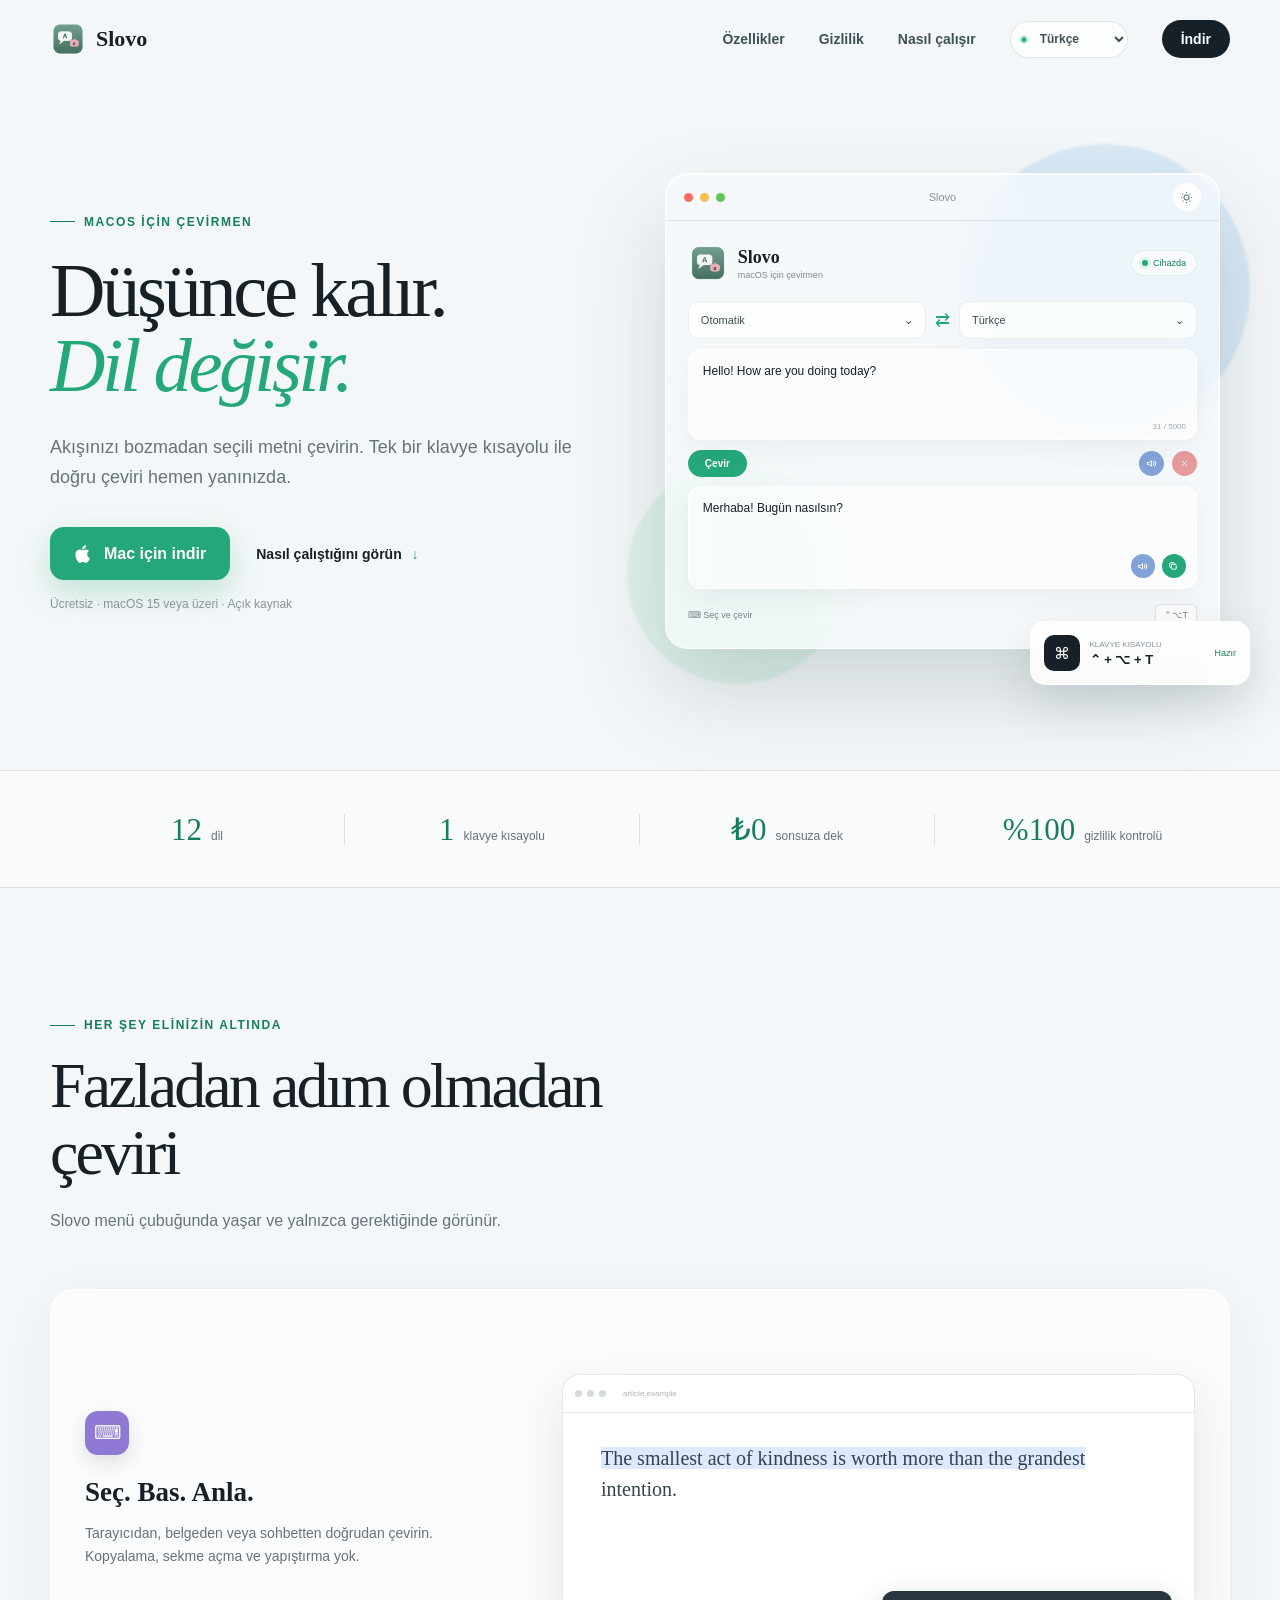
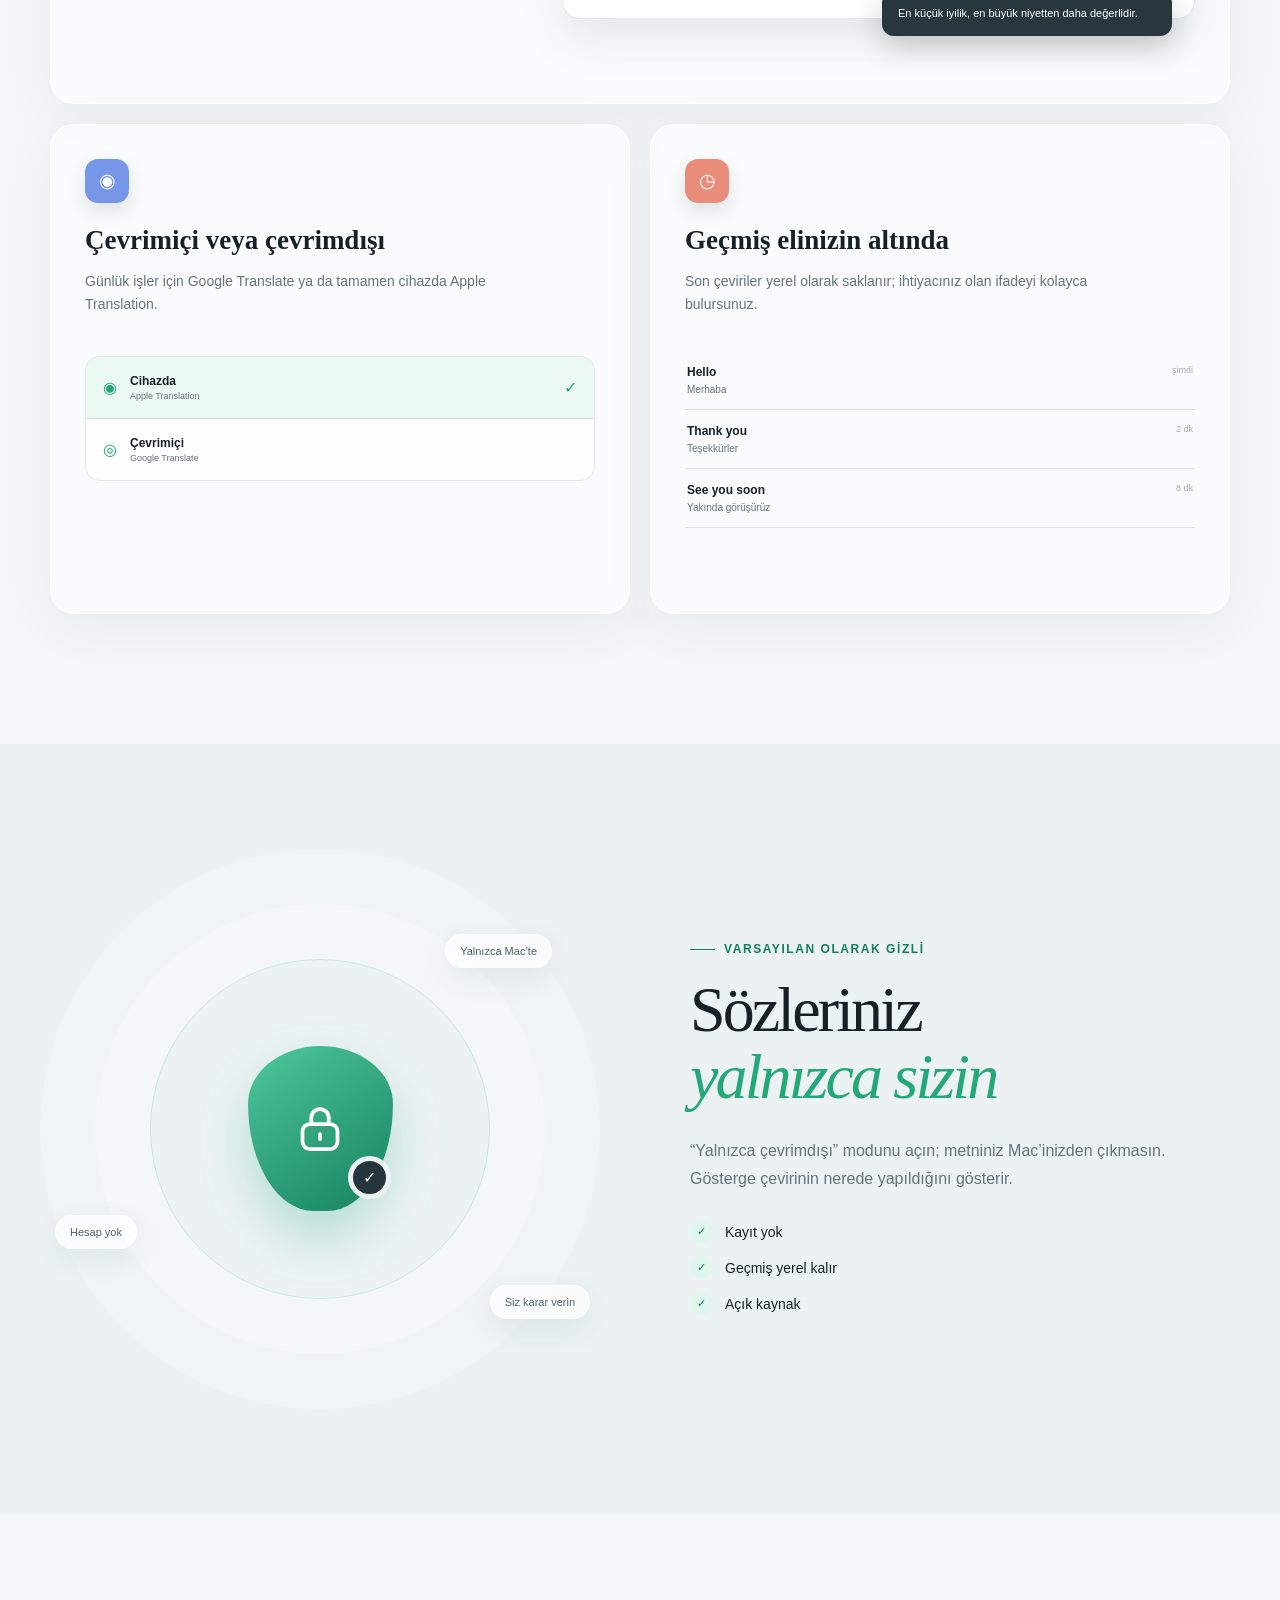
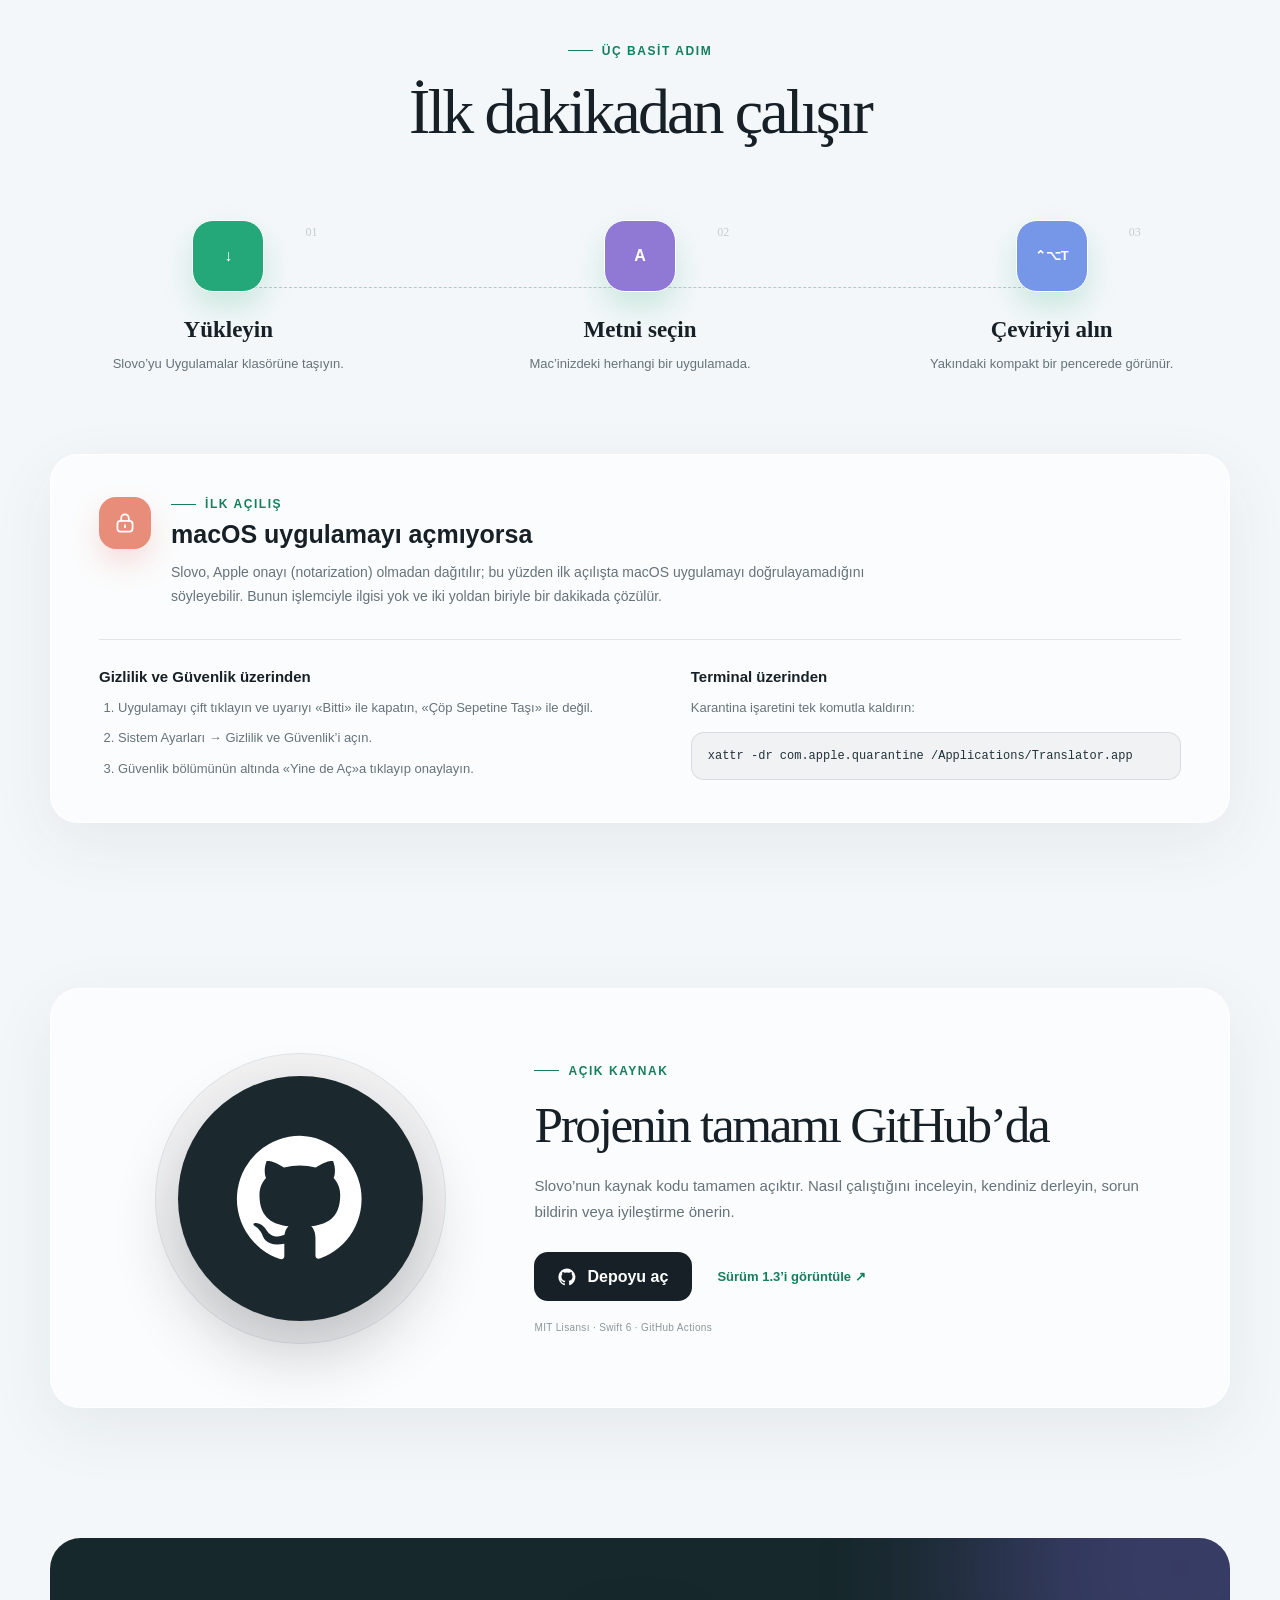
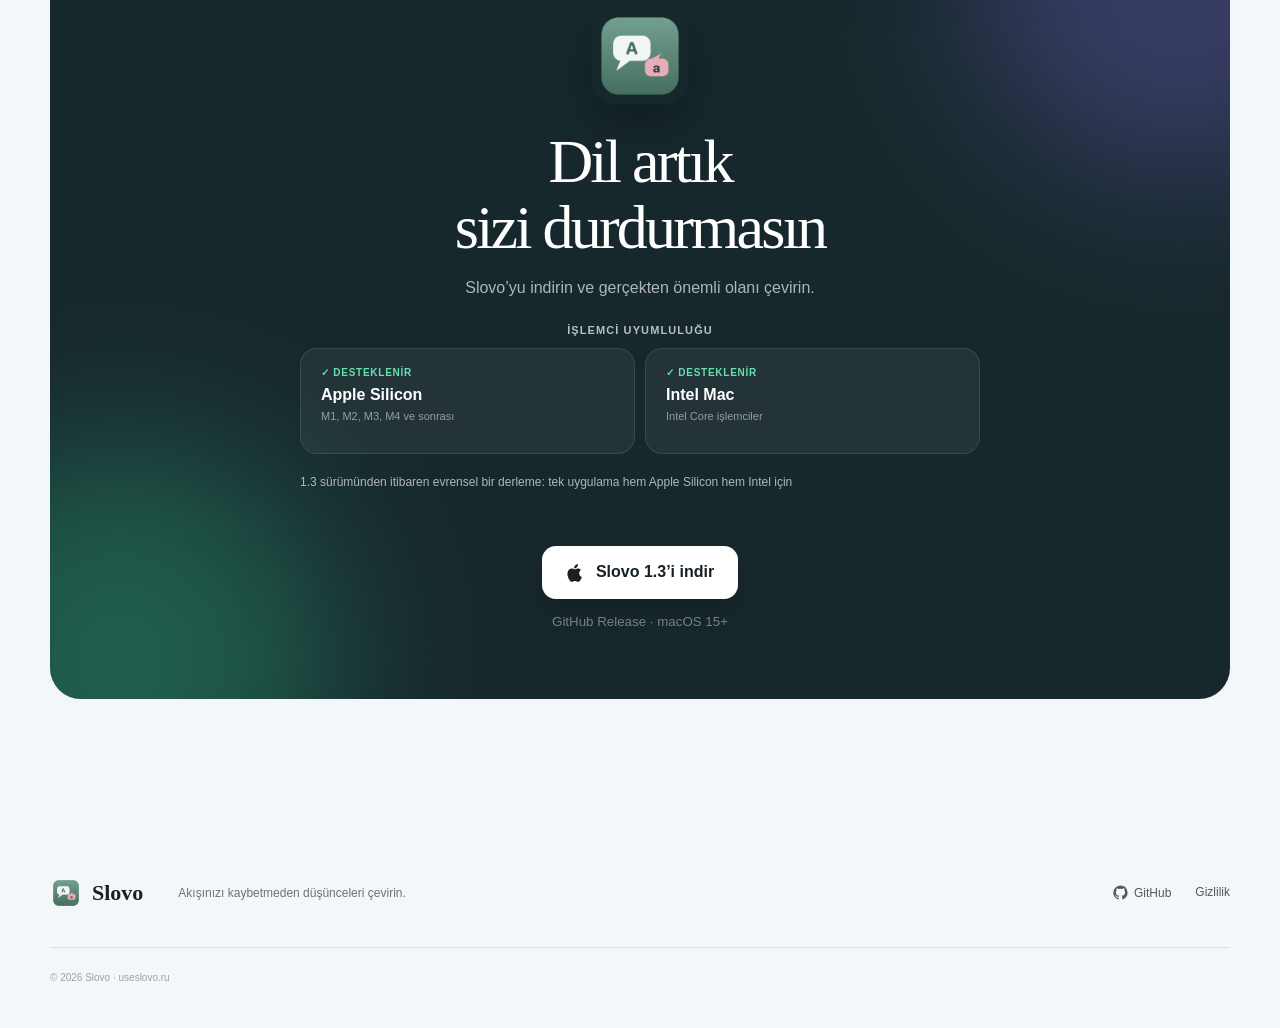
<file: website/tr/index.html>
<!doctype html>
<html lang="tr">
  <head>
    <meta charset="UTF-8" />
    <meta name="viewport" content="width=device-width, initial-scale=1" />
    <meta name="theme-color" content="#eef4f8" />
    <meta name="robots" content="index, follow, max-image-preview:large, max-snippet:-1, max-video-preview:-1" />
    <meta name="description" content="macOS için hızlı ve gizli çevirmen. Seçili metni kısayolla, çevrimiçi veya tamamen cihazınızda çevirin." />
    <meta name="application-name" content="Slovo" />
    <link rel="canonical" href="https://useslovo.ru/tr/" />
    <link rel="alternate" hreflang="ru" href="https://useslovo.ru/ru/" />
    <link rel="alternate" hreflang="en" href="https://useslovo.ru/en/" />
    <link rel="alternate" hreflang="es" href="https://useslovo.ru/es/" />
    <link rel="alternate" hreflang="de" href="https://useslovo.ru/de/" />
    <link rel="alternate" hreflang="fr" href="https://useslovo.ru/fr/" />
    <link rel="alternate" hreflang="it" href="https://useslovo.ru/it/" />
    <link rel="alternate" hreflang="pt" href="https://useslovo.ru/pt/" />
    <link rel="alternate" hreflang="zh" href="https://useslovo.ru/zh/" />
    <link rel="alternate" hreflang="ja" href="https://useslovo.ru/ja/" />
    <link rel="alternate" hreflang="ko" href="https://useslovo.ru/ko/" />
    <link rel="alternate" hreflang="tr" href="https://useslovo.ru/tr/" />
    <link rel="alternate" hreflang="uk" href="https://useslovo.ru/uk/" />
    <link rel="alternate" hreflang="x-default" href="https://useslovo.ru/" />
    <meta property="og:title" content="Slovo — macOS için ücretsiz çevirmen" />
    <meta property="og:description" content="macOS için hızlı ve gizli çevirmen. Seçili metni kısayolla, çevrimiçi veya tamamen cihazınızda çevirin." />
    <meta property="og:type" content="website" />
    <meta property="og:url" content="https://useslovo.ru/tr/" />
    <meta property="og:image" content="https://useslovo.ru/assets/app-icon.png" />
    <meta property="og:image:width" content="512" />
    <meta property="og:image:height" content="512" />
    <meta property="og:locale" content="tr_TR" />
    <meta property="og:locale:alternate" content="ru_RU" />
    <meta property="og:locale:alternate" content="en_US" />
    <meta property="og:locale:alternate" content="es_ES" />
    <meta property="og:locale:alternate" content="de_DE" />
    <meta property="og:locale:alternate" content="fr_FR" />
    <meta property="og:locale:alternate" content="it_IT" />
    <meta property="og:locale:alternate" content="pt_BR" />
    <meta property="og:locale:alternate" content="zh_CN" />
    <meta property="og:locale:alternate" content="ja_JP" />
    <meta property="og:locale:alternate" content="ko_KR" />
    <meta property="og:locale:alternate" content="uk_UA" />
    <meta name="twitter:card" content="summary" />
    <meta name="twitter:title" content="Slovo — macOS için ücretsiz çevirmen" />
    <meta name="twitter:description" content="macOS için hızlı ve gizli çevirmen. Seçili metni kısayolla, çevrimiçi veya tamamen cihazınızda çevirin." />
    <meta name="twitter:image" content="https://useslovo.ru/assets/app-icon.png" />
    <title>Slovo — macOS için ücretsiz çevirmen</title>
    <link rel="icon" href="/favicon.ico" sizes="32x32" />
    <link rel="icon" href="/favicon.svg" type="image/svg+xml" />
    <link rel="apple-touch-icon" href="/apple-touch-icon.png" />
    <link rel="stylesheet" href="../styles.css?v=2026-08-05-1" />
    <script type="application/ld+json">{"@context":"https://schema.org","@type":"SoftwareApplication","name":"Slovo","alternateName":"Слово","url":"https://useslovo.ru/tr/","description":"macOS için hızlı ve gizli çevirmen. Seçili metni kısayolla, çevrimiçi veya tamamen cihazınızda çevirin.","applicationCategory":"UtilitiesApplication","operatingSystem":"macOS 15 or later","processorRequirements":"Universal binary: Apple Silicon (arm64), M1 or newer, and Intel Macs (x86_64).","inLanguage":"tr","image":"https://useslovo.ru/assets/app-icon.png","downloadUrl":"https://github.com/Dosash/Translator-for-macOS/releases/latest/download/Translator.dmg","softwareVersion":"1.3","offers":{"@type":"Offer","price":"0","priceCurrency":"USD"},"license":"https://opensource.org/license/mit"}</script>
    <script src="../script.js?v=2026-08-05-1" defer></script>
  </head>
  <body data-language="tr">
    <a class="skip-link" href="#main">İçeriğe geç</a>

    <header class="site-header" data-header>
      <div class="shell header-inner">
        <a class="brand" href="#top" aria-label="Slovo — ana sayfa"><img src="../assets/app-icon.png" width="36" height="36" alt="" /><span>Slovo</span></a>
        <button class="menu-button" type="button" aria-label="Menüyü aç" aria-expanded="false" data-menu-button><span></span><span></span></button>
        <nav class="nav" aria-label="Özellikler" data-nav>
          <a href="#features">Özellikler</a><a href="#privacy">Gizlilik</a><a href="#how-it-works">Nasıl çalışır</a>
          <label class="language-select"><span class="sr-only">Dil seç</span><select data-language-select aria-label="Dil seç"><option value="ru">Русский</option><option value="en">English</option><option value="es">Español</option><option value="de">Deutsch</option><option value="fr">Français</option><option value="it">Italiano</option><option value="pt">Português</option><option value="zh">中文</option><option value="ja">日本語</option><option value="ko">한국어</option><option value="tr" selected>Türkçe</option><option value="uk">Українська</option></select></label>
          <a class="nav-download" href="#download">İndir</a>
        </nav>
      </div>
    </header>

    <main id="main">
      <section class="hero shell" id="top">
        <div class="hero-copy reveal">
          <div class="eyebrow"><span></span> macOS için çevirmen</div>
          <h1>Düşünce kalır.<br /><em>Dil değişir.</em></h1>
          <p class="hero-lead">Akışınızı bozmadan seçili metni çevirin. Tek bir klavye kısayolu ile doğru çeviri hemen yanınızda.</p>
          <div class="hero-actions">
            <a class="button button-primary" href="#download"><svg viewBox="0 0 24 24" aria-hidden="true"><path d="M16.7 12.9c0-2.6 2.1-3.9 2.2-4-1.2-1.8-3.1-2-3.8-2-1.6-.2-3.2 1-4 1-.9 0-2.3-1-3.7-1-1.9 0-3.6 1.1-4.6 2.8-2 3.4-.5 8.5 1.4 11.3.9 1.4 2 2.9 3.5 2.8 1.4-.1 2-1 3.7-1s2.2 1 3.7 1c1.5 0 2.5-1.4 3.4-2.8 1.1-1.6 1.5-3.2 1.5-3.3-.1 0-3.3-1.3-3.3-4.8ZM14 5.2c.8-1 1.4-2.4 1.2-3.8-1.2.1-2.7.8-3.6 1.8-.8.9-1.5 2.3-1.3 3.7 1.4.1 2.8-.7 3.7-1.7Z"/></svg>Mac için indir</a>
            <a class="text-link" href="#how-it-works">Nasıl çalıştığını görün <span>↓</span></a>
          </div>
          <p class="hero-note">Ücretsiz · macOS 15 veya üzeri · Açık kaynak</p>
        </div>

        <div class="hero-visual reveal" data-delay="1" aria-label="macOS için çevirmen">
          <div class="orb orb-one"></div><div class="orb orb-two"></div>
          <div class="mac-window">
            <div class="window-topbar"><div class="traffic"><i></i><i></i><i></i></div><span>Slovo</span><button class="theme-button" type="button" aria-label="Önizleme temasını değiştir" aria-pressed="false" data-theme-button><svg viewBox="0 0 24 24" aria-hidden="true"><path d="M12 3v2m0 14v2M3 12h2m14 0h2M5.64 5.64l1.42 1.42m9.88 9.88 1.42 1.42m0-12.72-1.42 1.42M7.06 16.94l-1.42 1.42M16 12a4 4 0 1 1-8 0 4 4 0 0 1 8 0Z"/></svg></button></div>
            <div class="translator-card">
              <div class="app-heading"><div class="mini-brand"><img src="../assets/app-icon.png" width="40" height="40" alt="" /><div><strong>Slovo</strong><small>macOS için çevirmen</small></div></div><span class="privacy-pill"><i></i>Cihazda</span></div>
              <div class="language-row"><button type="button">Otomatik <span>⌄</span></button><span class="swap" aria-hidden="true">⇄</span><button type="button">Türkçe <span>⌄</span></button></div>
              <div class="translation-box source-box"><span>Hello! How are you doing today?</span><small>31 / 5000</small></div>
              <div class="translate-row"><button type="button">Çevir</button><span class="mock-icon mock-speaker"><svg viewBox="0 0 24 24" aria-hidden="true"><path d="M5 10v4h3l4 3V7l-4 3H5Z"/><path d="M15.5 9.2a4 4 0 0 1 0 5.6"/><path d="M18 6.8a7.4 7.4 0 0 1 0 10.4"/></svg></span><span class="mock-icon mock-clear"><svg viewBox="0 0 24 24" aria-hidden="true"><path d="m8 8 8 8M16 8l-8 8"/></svg></span></div>
              <div class="translation-box result-box"><span>Merhaba! Bugün nasılsın?</span><div class="result-actions"><span class="mock-icon mock-speaker"><svg viewBox="0 0 24 24" aria-hidden="true"><path d="M5 10v4h3l4 3V7l-4 3H5Z"/><path d="M15.5 9.2a4 4 0 0 1 0 5.6"/><path d="M18 6.8a7.4 7.4 0 0 1 0 10.4"/></svg></span><span class="mock-icon mock-copy"><svg viewBox="0 0 24 24" aria-hidden="true"><rect x="8" y="8" width="9" height="9" rx="2"/><path d="M14 8V7a2 2 0 0 0-2-2H7a2 2 0 0 0-2 2v5a2 2 0 0 0 2 2h1"/></svg></span></div></div>
              <div class="app-footer"><span>⌨ Seç ve çevir</span><kbd>⌃⌥T</kbd></div>
            </div>
          </div>
          <div class="hotkey-card"><div class="hotkey-icon">⌘</div><div><small>Klavye kısayolu</small><strong>⌃ + ⌥ + T</strong></div><span>Hazır</span></div>
        </div>
      </section>

      <section class="trust-strip" aria-label="Her şey elinizin altında"><div class="shell trust-grid"><div><strong>12</strong><span>dil</span></div><div><strong>1</strong><span>klavye kısayolu</span></div><div><strong>₺0</strong><span>sonsuza dek</span></div><div><strong>%100</strong><span>gizlilik kontrolü</span></div></div></section>

      <section class="section shell" id="features">
        <div class="section-heading reveal"><div class="eyebrow"><span></span> Her şey elinizin altında</div><h2>Fazladan adım olmadan çeviri</h2><p>Slovo menü çubuğunda yaşar ve yalnızca gerektiğinde görünür.</p></div>
        <div class="feature-grid">
          <article class="feature-card feature-wide reveal"><div class="feature-copy"><div class="feature-icon lilac">⌨</div><h3>Seç. Bas. Anla.</h3><p>Tarayıcıdan, belgeden veya sohbetten doğrudan çevirin. Kopyalama, sekme açma ve yapıştırma yok.</p></div><div class="selection-demo"><div class="browser-bar"><i></i><i></i><i></i><span>article.example</span></div><p>The smallest act of kindness is worth more than the grandest intention.</p><div class="selection-popover">En küçük iyilik, en büyük niyetten daha değerlidir.</div></div></article>
          <article class="feature-card reveal" data-delay="1"><div class="feature-icon blue">◉</div><h3>Çevrimiçi veya çevrimdışı</h3><p>Günlük işler için Google Translate ya da tamamen cihazda Apple Translation.</p><div class="engine-toggle"><div class="active"><span>◉</span><div><strong>Cihazda</strong><small>Apple Translation</small></div><i>✓</i></div><div><span>◎</span><div><strong>Çevrimiçi</strong><small>Google Translate</small></div></div></div></article>
          <article class="feature-card reveal" data-delay="2"><div class="feature-icon coral">◷</div><h3>Geçmiş elinizin altında</h3><p>Son çeviriler yerel olarak saklanır; ihtiyacınız olan ifadeyi kolayca bulursunuz.</p><div class="history-list"><div><span><b>Hello</b><small>Merhaba</small></span><time>şimdi</time></div><div><span><b>Thank you</b><small>Teşekkürler</small></span><time>2 dk</time></div><div><span><b>See you soon</b><small>Yakında görüşürüz</small></span><time>8 dk</time></div></div></article>
        </div>
      </section>

      <section class="section privacy-section" id="privacy"><div class="shell privacy-layout">
        <div class="privacy-visual reveal"><div class="shield-rings"><div class="shield"><svg viewBox="0 0 24 24" aria-hidden="true"><rect x="5" y="10" width="14" height="10" rx="3"/><path d="M8.5 10V7.5a3.5 3.5 0 0 1 7 0V10"/><path d="M12 14v2"/></svg><span>✓</span></div></div><span class="privacy-label label-local">Yalnızca Mac’te</span><span class="privacy-label label-control">Siz karar verin</span><span class="privacy-label label-private">Hesap yok</span></div>
        <div class="privacy-copy reveal" data-delay="1"><div class="eyebrow"><span></span> Varsayılan olarak gizli</div><h2>Sözleriniz<br /><em>yalnızca sizin</em></h2><p>“Yalnızca çevrimdışı” modunu açın; metniniz Mac’inizden çıkmasın. Gösterge çevirinin nerede yapıldığını gösterir.</p><ul><li><span>✓</span>Kayıt yok</li><li><span>✓</span>Geçmiş yerel kalır</li><li><span>✓</span>Açık kaynak</li></ul></div>
      </div></section>

      <section class="section shell how" id="how-it-works"><div class="section-heading centered reveal"><div class="eyebrow"><span></span> Üç basit adım</div><h2>İlk dakikadan çalışır</h2></div><ol class="steps"><li class="reveal"><span class="step-number">01</span><div class="step-icon">↓</div><h3>Yükleyin</h3><p>Slovo’yu Uygulamalar klasörüne taşıyın.</p></li><li class="reveal" data-delay="1"><span class="step-number">02</span><div class="step-icon">A</div><h3>Metni seçin</h3><p>Mac’inizdeki herhangi bir uygulamada.</p></li><li class="reveal" data-delay="2"><span class="step-number">03</span><div class="step-icon">⌃⌥T</div><h3>Çeviriyi alın</h3><p>Yakındaki kompakt bir pencerede görünür.</p></li></ol><div class="gatekeeper reveal"><div class="gatekeeper-intro"><span class="gatekeeper-mark" aria-hidden="true"><svg viewBox="0 0 24 24" aria-hidden="true"><rect x="5" y="10" width="14" height="10" rx="3"/><path d="M8.5 10V7.5a3.5 3.5 0 0 1 7 0V10"/><path d="M12 14v2"/></svg></span><div><div class="eyebrow"><span></span> İlk açılış</div><h3>macOS uygulamayı açmıyorsa</h3><p>Slovo, Apple onayı (notarization) olmadan dağıtılır; bu yüzden ilk açılışta macOS uygulamayı doğrulayamadığını söyleyebilir. Bunun işlemciyle ilgisi yok ve iki yoldan biriyle bir dakikada çözülür.</p></div></div><div class="gatekeeper-methods"><div class="gatekeeper-method"><strong>Gizlilik ve Güvenlik üzerinden</strong><ol><li>Uygulamayı çift tıklayın ve uyarıyı «Bitti» ile kapatın, «Çöp Sepetine Taşı» ile değil.</li><li>Sistem Ayarları → Gizlilik ve Güvenlik’i açın.</li><li>Güvenlik bölümünün altında «Yine de Aç»a tıklayıp onaylayın.</li></ol></div><div class="gatekeeper-method"><strong>Terminal üzerinden</strong><p>Karantina işaretini tek komutla kaldırın:</p><code>xattr -dr com.apple.quarantine /Applications/Translator.app</code></div></div></div></section>

      <section class="section github-section" id="open-source"><div class="shell github-card reveal"><div class="github-mark"><svg class="" viewBox="0 0 24 24" aria-hidden="true"><path d="M12 .7a11.5 11.5 0 0 0-3.64 22.4c.58.1.79-.25.79-.56v-2.23c-3.22.7-3.9-1.37-3.9-1.37-.52-1.34-1.28-1.7-1.28-1.7-1.05-.72.08-.7.08-.7 1.16.08 1.77 1.19 1.77 1.19 1.03 1.77 2.7 1.26 3.36.96.1-.75.4-1.26.73-1.55-2.57-.3-5.28-1.29-5.28-5.69 0-1.26.45-2.29 1.19-3.1-.12-.3-.52-1.47.11-3.06 0 0 .97-.31 3.16 1.18a10.98 10.98 0 0 1 5.76 0c2.19-1.49 3.16-1.18 3.16-1.18.63 1.59.23 2.76.11 3.06.74.81 1.19 1.84 1.19 3.1 0 4.42-2.71 5.39-5.29 5.68.42.36.79 1.06.79 2.14v3.18c0 .31.21.67.8.56A11.5 11.5 0 0 0 12 .7Z"/></svg></div><div class="github-copy"><div class="eyebrow"><span></span> Açık kaynak</div><h2>Projenin tamamı GitHub’da</h2><p>Slovo’nun kaynak kodu tamamen açıktır. Nasıl çalıştığını inceleyin, kendiniz derleyin, sorun bildirin veya iyileştirme önerin.</p><div class="github-actions"><a class="button github-primary" href="https://github.com/Dosash/Translator-for-macOS" target="_blank" rel="noreferrer"><svg class="button-github-icon" viewBox="0 0 24 24" aria-hidden="true"><path d="M12 .7a11.5 11.5 0 0 0-3.64 22.4c.58.1.79-.25.79-.56v-2.23c-3.22.7-3.9-1.37-3.9-1.37-.52-1.34-1.28-1.7-1.28-1.7-1.05-.72.08-.7.08-.7 1.16.08 1.77 1.19 1.77 1.19 1.03 1.77 2.7 1.26 3.36.96.1-.75.4-1.26.73-1.55-2.57-.3-5.28-1.29-5.28-5.69 0-1.26.45-2.29 1.19-3.1-.12-.3-.52-1.47.11-3.06 0 0 .97-.31 3.16 1.18a10.98 10.98 0 0 1 5.76 0c2.19-1.49 3.16-1.18 3.16-1.18.63 1.59.23 2.76.11 3.06.74.81 1.19 1.84 1.19 3.1 0 4.42-2.71 5.39-5.29 5.68.42.36.79 1.06.79 2.14v3.18c0 .31.21.67.8.56A11.5 11.5 0 0 0 12 .7Z"/></svg>Depoyu aç</a><a class="github-release-link" href="https://github.com/Dosash/Translator-for-macOS/releases/latest" target="_blank" rel="noreferrer">Sürüm 1.3’i görüntüle ↗</a></div><small>MIT Lisansı · Swift 6 · GitHub Actions</small></div></div></section>

      <section class="section shell download-section" id="download"><div class="download-card reveal"><div class="download-glow glow-left"></div><div class="download-glow glow-right"></div><img src="../assets/app-icon.png" width="96" height="96" alt="Slovo" /><h2>Dil artık<br />sizi durdurmasın</h2><p>Slovo’yu indirin ve gerçekten önemli olanı çevirin.</p><div class="compatibility" aria-label="İşlemci uyumluluğu"><strong class="compatibility-title">İşlemci uyumluluğu</strong><div class="compatibility-grid"><div class="compatibility-item compatibility-supported"><span class="compatibility-status">✓ Desteklenir</span><strong>Apple Silicon</strong><small>M1, M2, M3, M4 ve sonrası</small></div><div class="compatibility-item compatibility-supported"><span class="compatibility-status">✓ Desteklenir</span><strong>Intel Mac</strong><small>Intel Core işlemciler</small></div></div><p class="compatibility-note">1.3 sürümünden itibaren evrensel bir derleme: tek uygulama hem Apple Silicon hem Intel için</p></div><a class="button button-light" href="https://github.com/Dosash/Translator-for-macOS/releases/latest/download/Translator.dmg"><svg viewBox="0 0 24 24" aria-hidden="true"><path d="M16.7 12.9c0-2.6 2.1-3.9 2.2-4-1.2-1.8-3.1-2-3.8-2-1.6-.2-3.2 1-4 1-.9 0-2.3-1-3.7-1-1.9 0-3.6 1.1-4.6 2.8-2 3.4-.5 8.5 1.4 11.3.9 1.4 2 2.9 3.5 2.8 1.4-.1 2-1 3.7-1s2.2 1 3.7 1c1.5 0 2.5-1.4 3.4-2.8 1.1-1.6 1.5-3.2 1.5-3.3-.1 0-3.3-1.3-3.3-4.8ZM14 5.2c.8-1 1.4-2.4 1.2-3.8-1.2.1-2.7.8-3.6 1.8-.8.9-1.5 2.3-1.3 3.7 1.4.1 2.8-.7 3.7-1.7Z"/></svg>Slovo 1.3’i indir</a><small class="download-meta">GitHub Release · macOS 15+</small></div></section>
    </main>

    <footer class="footer"><div class="shell footer-inner"><a class="brand" href="#top"><img src="../assets/app-icon.png" width="32" height="32" alt="" /><span>Slovo</span></a><p>Akışınızı kaybetmeden düşünceleri çevirin.</p><div class="footer-links"><a class="footer-github" href="https://github.com/Dosash/Translator-for-macOS" target="_blank" rel="noreferrer"><svg class="footer-github-icon" viewBox="0 0 24 24" aria-hidden="true"><path d="M12 .7a11.5 11.5 0 0 0-3.64 22.4c.58.1.79-.25.79-.56v-2.23c-3.22.7-3.9-1.37-3.9-1.37-.52-1.34-1.28-1.7-1.28-1.7-1.05-.72.08-.7.08-.7 1.16.08 1.77 1.19 1.77 1.19 1.03 1.77 2.7 1.26 3.36.96.1-.75.4-1.26.73-1.55-2.57-.3-5.28-1.29-5.28-5.69 0-1.26.45-2.29 1.19-3.1-.12-.3-.52-1.47.11-3.06 0 0 .97-.31 3.16 1.18a10.98 10.98 0 0 1 5.76 0c2.19-1.49 3.16-1.18 3.16-1.18.63 1.59.23 2.76.11 3.06.74.81 1.19 1.84 1.19 3.1 0 4.42-2.71 5.39-5.29 5.68.42.36.79 1.06.79 2.14v3.18c0 .31.21.67.8.56A11.5 11.5 0 0 0 12 .7Z"/></svg>GitHub</a><a href="#privacy">Gizlilik</a></div><span class="copyright">© 2026 Slovo · useslovo.ru</span></div></footer>
  </body>
</html>
</file>
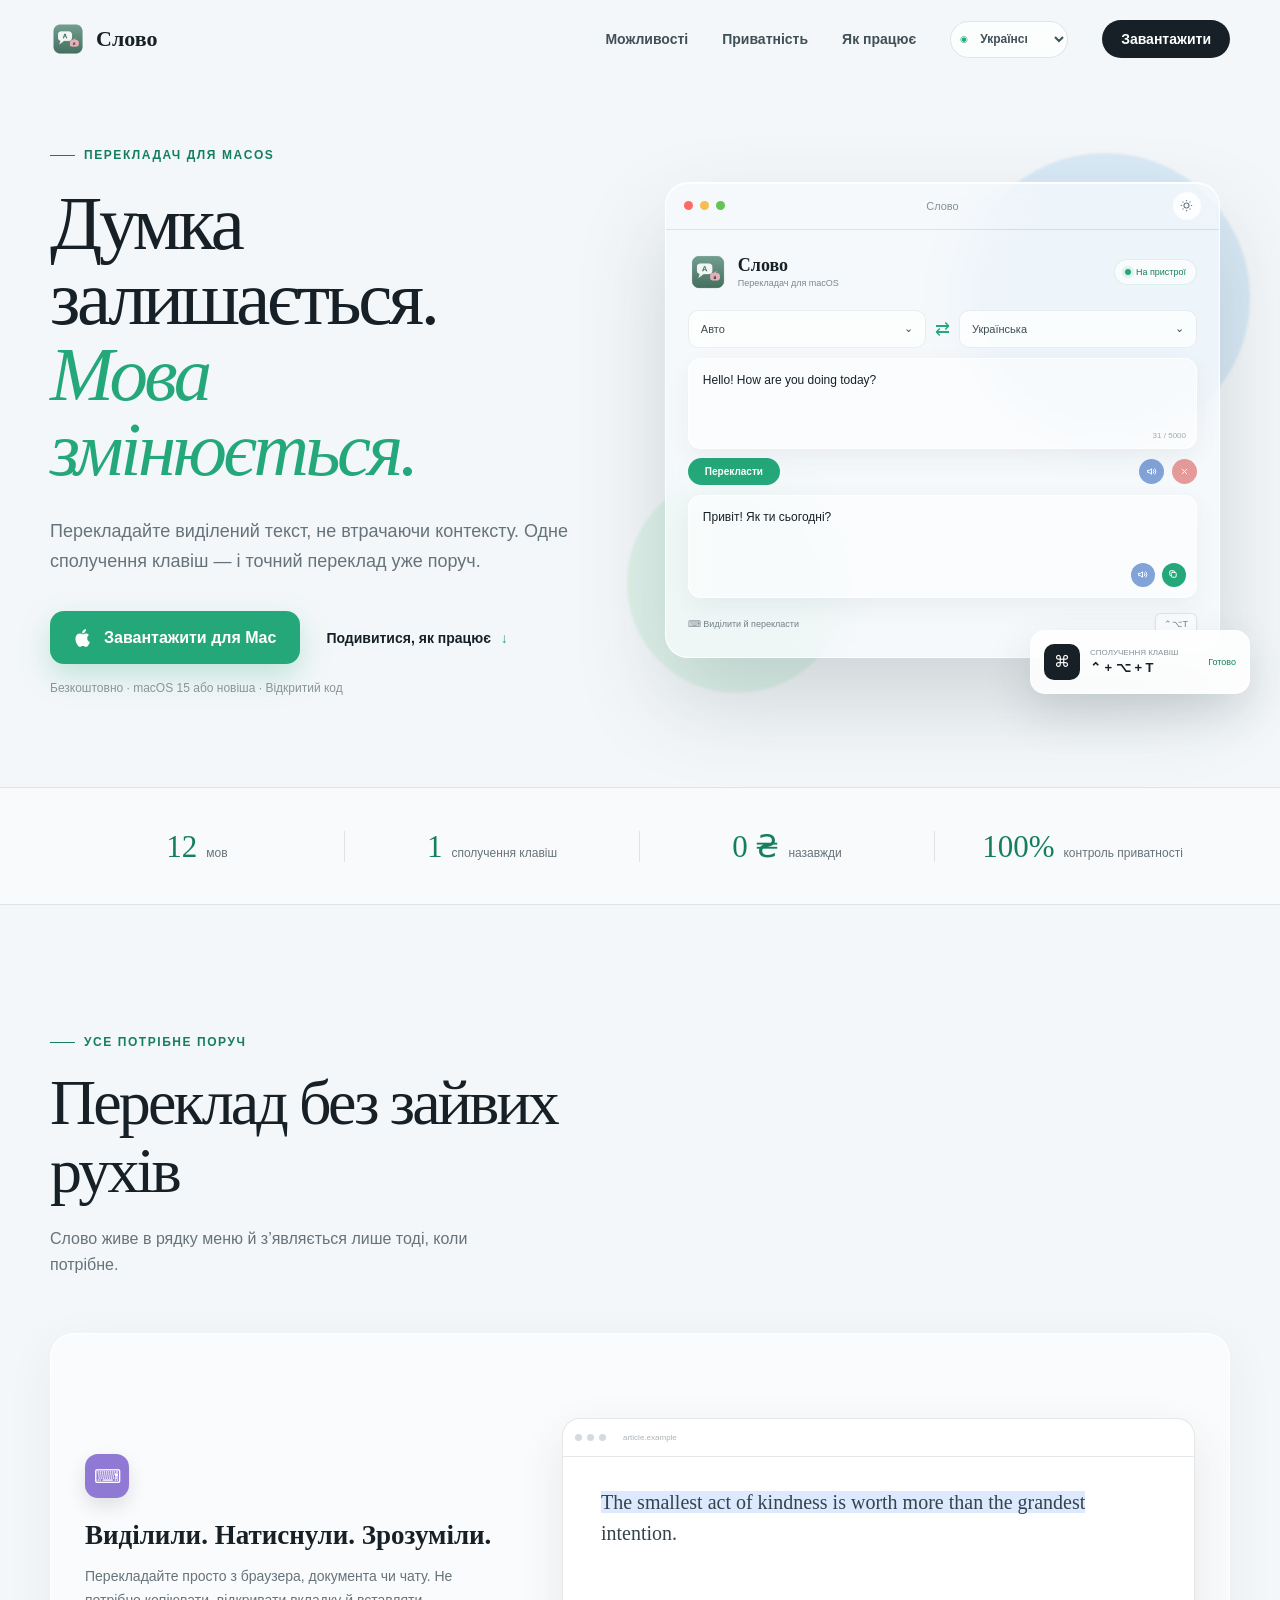
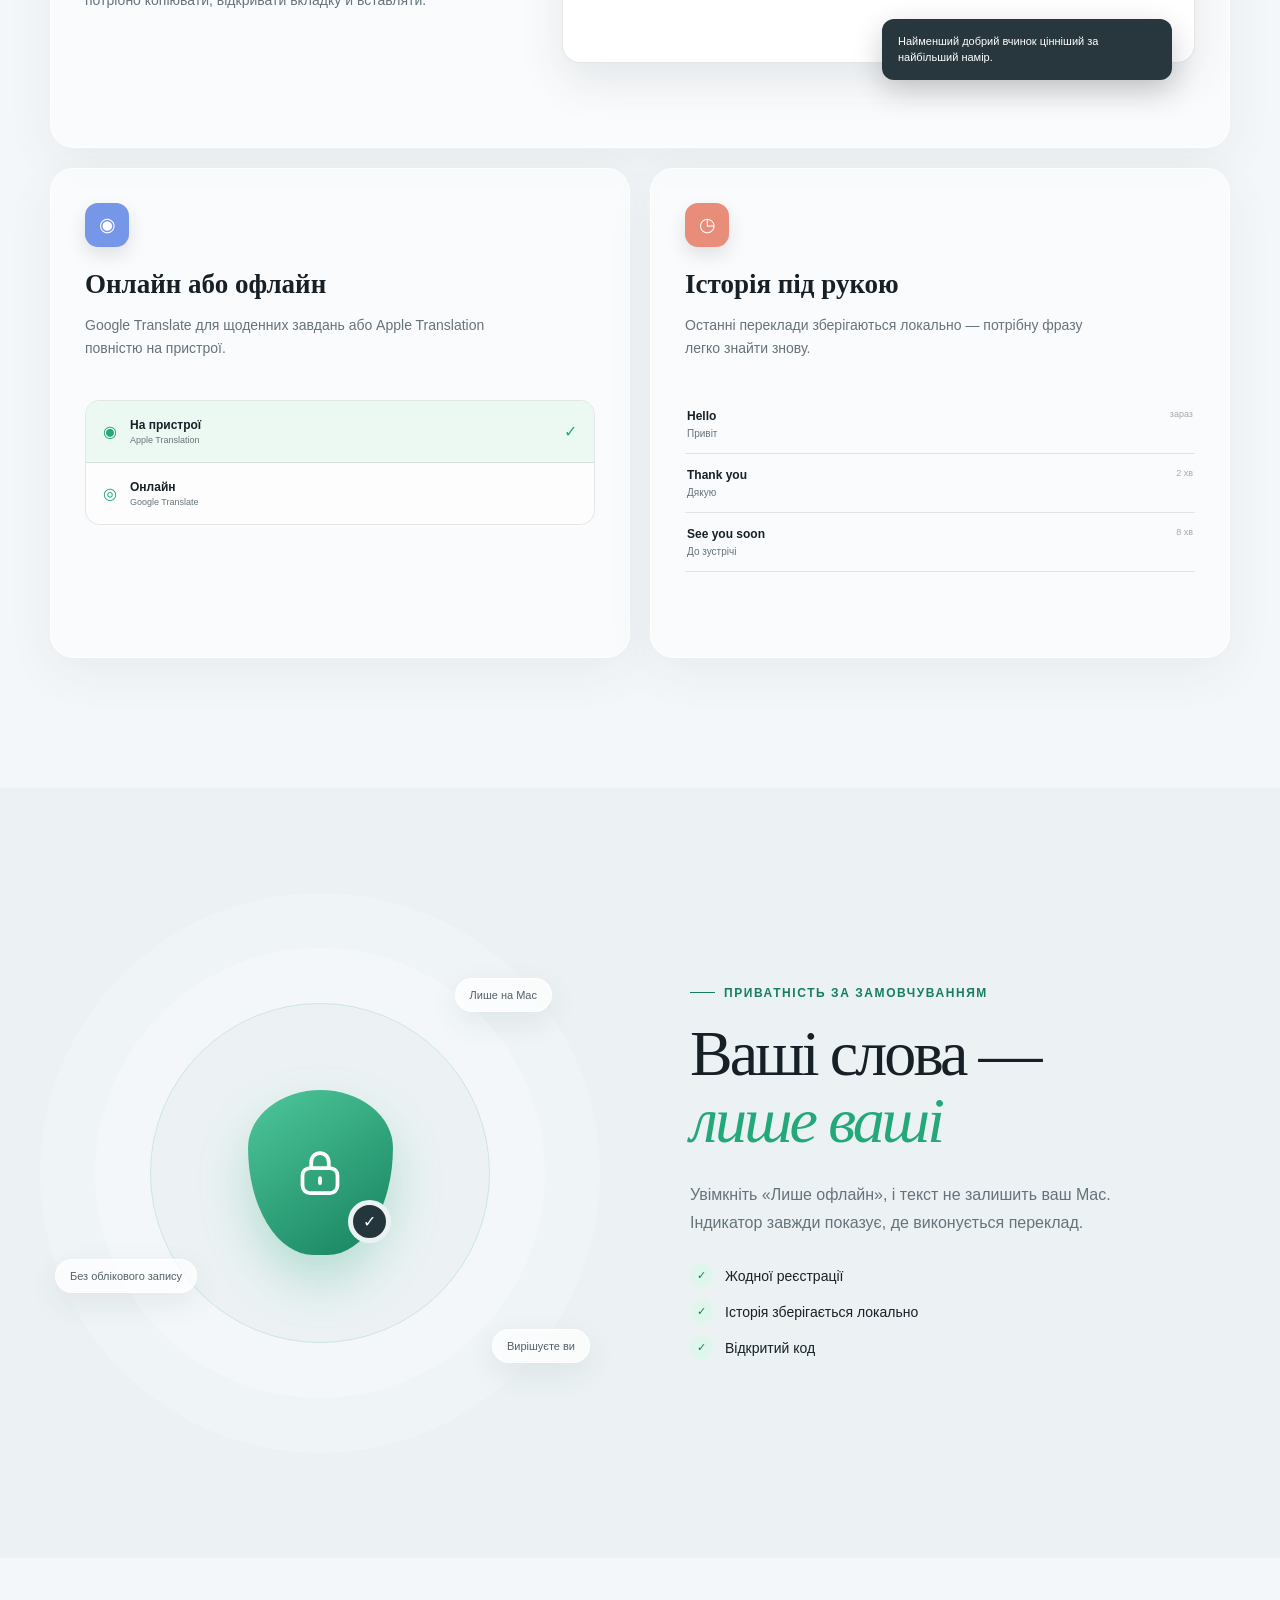
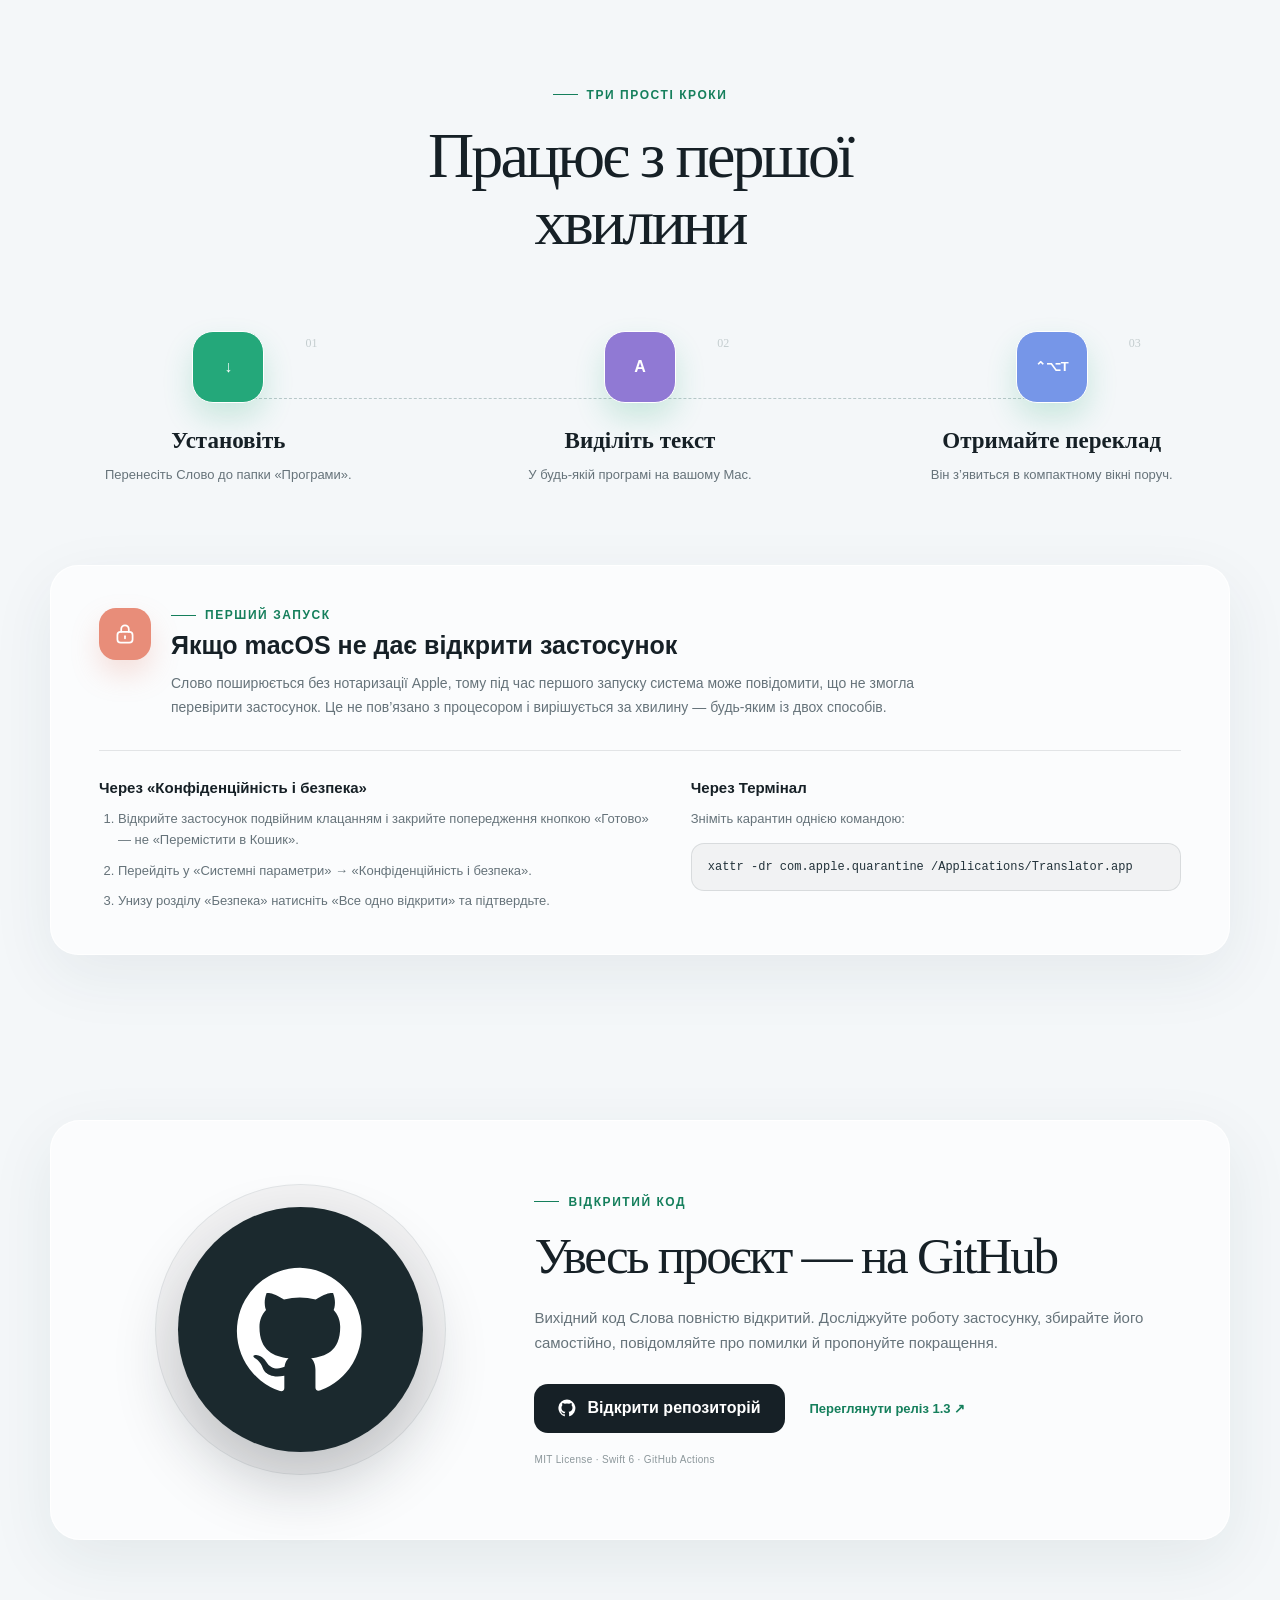
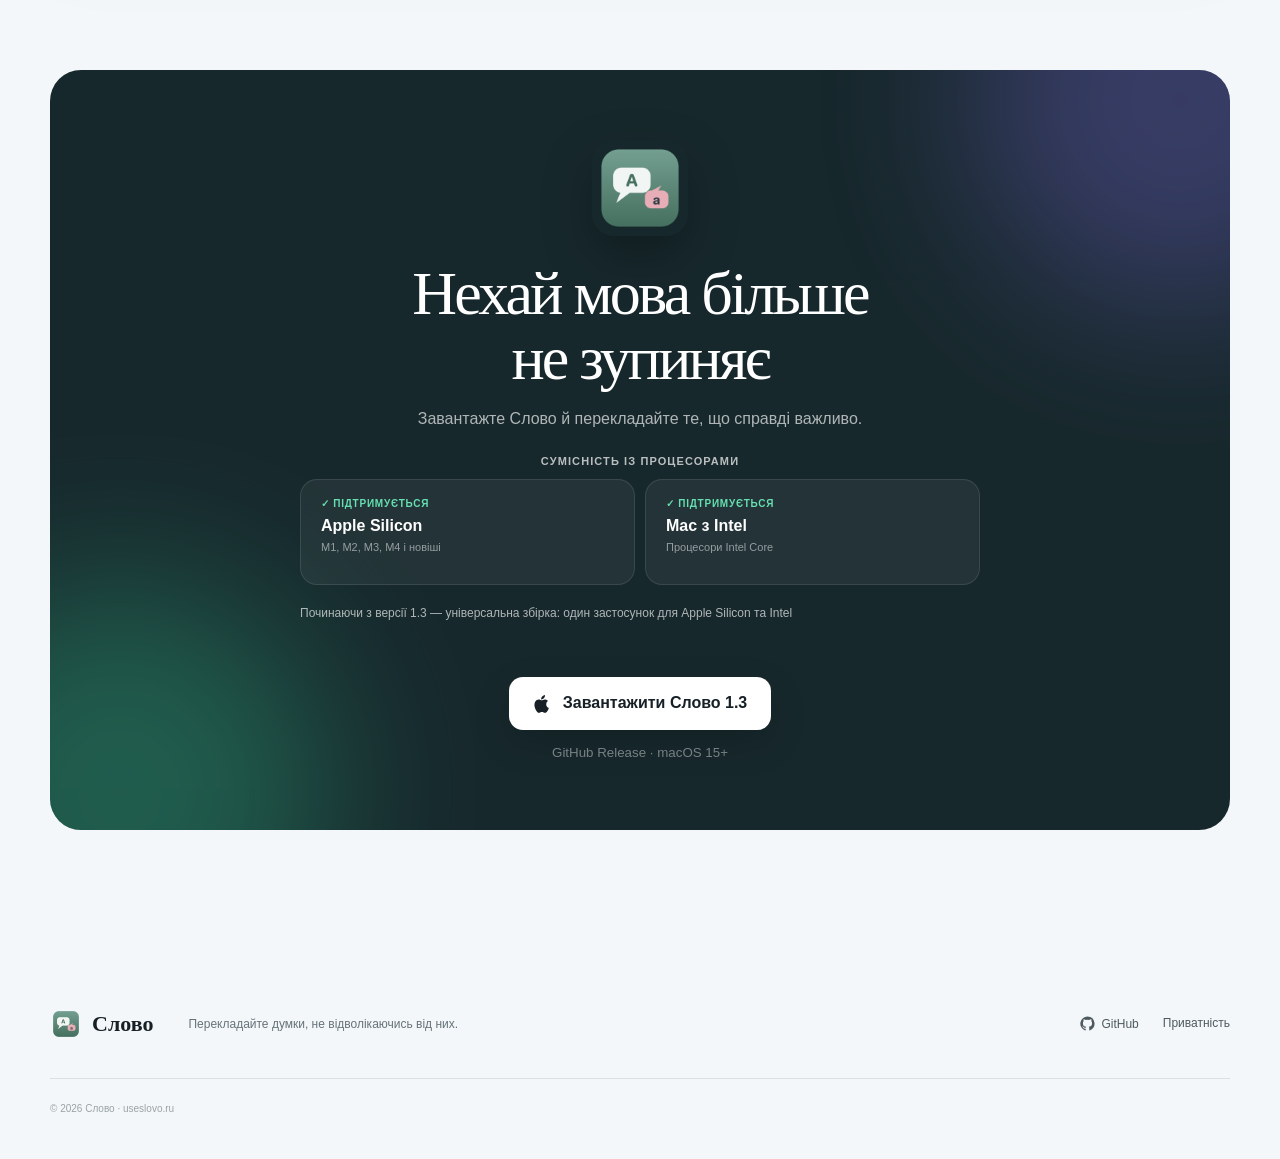
<file: website/uk/index.html>
<!doctype html>
<html lang="uk">
  <head>
    <meta charset="UTF-8" />
    <meta name="viewport" content="width=device-width, initial-scale=1" />
    <meta name="theme-color" content="#eef4f8" />
    <meta name="robots" content="index, follow, max-image-preview:large, max-snippet:-1, max-video-preview:-1" />
    <meta name="description" content="Швидкий і приватний перекладач для macOS. Перекладайте виділений текст клавішами, онлайн або просто на пристрої." />
    <meta name="application-name" content="Слово" />
    <link rel="canonical" href="https://useslovo.ru/uk/" />
    <link rel="alternate" hreflang="ru" href="https://useslovo.ru/ru/" />
    <link rel="alternate" hreflang="en" href="https://useslovo.ru/en/" />
    <link rel="alternate" hreflang="es" href="https://useslovo.ru/es/" />
    <link rel="alternate" hreflang="de" href="https://useslovo.ru/de/" />
    <link rel="alternate" hreflang="fr" href="https://useslovo.ru/fr/" />
    <link rel="alternate" hreflang="it" href="https://useslovo.ru/it/" />
    <link rel="alternate" hreflang="pt" href="https://useslovo.ru/pt/" />
    <link rel="alternate" hreflang="zh" href="https://useslovo.ru/zh/" />
    <link rel="alternate" hreflang="ja" href="https://useslovo.ru/ja/" />
    <link rel="alternate" hreflang="ko" href="https://useslovo.ru/ko/" />
    <link rel="alternate" hreflang="tr" href="https://useslovo.ru/tr/" />
    <link rel="alternate" hreflang="uk" href="https://useslovo.ru/uk/" />
    <link rel="alternate" hreflang="x-default" href="https://useslovo.ru/" />
    <meta property="og:title" content="Слово — безкоштовний перекладач для macOS" />
    <meta property="og:description" content="Швидкий і приватний перекладач для macOS. Перекладайте виділений текст клавішами, онлайн або просто на пристрої." />
    <meta property="og:type" content="website" />
    <meta property="og:url" content="https://useslovo.ru/uk/" />
    <meta property="og:image" content="https://useslovo.ru/assets/app-icon.png" />
    <meta property="og:image:width" content="512" />
    <meta property="og:image:height" content="512" />
    <meta property="og:locale" content="uk_UA" />
    <meta property="og:locale:alternate" content="ru_RU" />
    <meta property="og:locale:alternate" content="en_US" />
    <meta property="og:locale:alternate" content="es_ES" />
    <meta property="og:locale:alternate" content="de_DE" />
    <meta property="og:locale:alternate" content="fr_FR" />
    <meta property="og:locale:alternate" content="it_IT" />
    <meta property="og:locale:alternate" content="pt_BR" />
    <meta property="og:locale:alternate" content="zh_CN" />
    <meta property="og:locale:alternate" content="ja_JP" />
    <meta property="og:locale:alternate" content="ko_KR" />
    <meta property="og:locale:alternate" content="tr_TR" />
    <meta name="twitter:card" content="summary" />
    <meta name="twitter:title" content="Слово — безкоштовний перекладач для macOS" />
    <meta name="twitter:description" content="Швидкий і приватний перекладач для macOS. Перекладайте виділений текст клавішами, онлайн або просто на пристрої." />
    <meta name="twitter:image" content="https://useslovo.ru/assets/app-icon.png" />
    <title>Слово — безкоштовний перекладач для macOS</title>
    <link rel="icon" href="/favicon.ico" sizes="32x32" />
    <link rel="icon" href="/favicon.svg" type="image/svg+xml" />
    <link rel="apple-touch-icon" href="/apple-touch-icon.png" />
    <link rel="stylesheet" href="../styles.css?v=2026-08-05-1" />
    <script type="application/ld+json">{"@context":"https://schema.org","@type":"SoftwareApplication","name":"Слово","alternateName":"Slovo","url":"https://useslovo.ru/uk/","description":"Швидкий і приватний перекладач для macOS. Перекладайте виділений текст клавішами, онлайн або просто на пристрої.","applicationCategory":"UtilitiesApplication","operatingSystem":"macOS 15 or later","processorRequirements":"Universal binary: Apple Silicon (arm64), M1 or newer, and Intel Macs (x86_64).","inLanguage":"uk","image":"https://useslovo.ru/assets/app-icon.png","downloadUrl":"https://github.com/Dosash/Translator-for-macOS/releases/latest/download/Translator.dmg","softwareVersion":"1.3","offers":{"@type":"Offer","price":"0","priceCurrency":"USD"},"license":"https://opensource.org/license/mit"}</script>
    <script src="../script.js?v=2026-08-05-1" defer></script>
  </head>
  <body data-language="uk">
    <a class="skip-link" href="#main">Перейти до вмісту</a>

    <header class="site-header" data-header>
      <div class="shell header-inner">
        <a class="brand" href="#top" aria-label="Слово — головна"><img src="../assets/app-icon.png" width="36" height="36" alt="" /><span>Слово</span></a>
        <button class="menu-button" type="button" aria-label="Відкрити меню" aria-expanded="false" data-menu-button><span></span><span></span></button>
        <nav class="nav" aria-label="Можливості" data-nav>
          <a href="#features">Можливості</a><a href="#privacy">Приватність</a><a href="#how-it-works">Як працює</a>
          <label class="language-select"><span class="sr-only">Вибрати мову</span><select data-language-select aria-label="Вибрати мову"><option value="ru">Русский</option><option value="en">English</option><option value="es">Español</option><option value="de">Deutsch</option><option value="fr">Français</option><option value="it">Italiano</option><option value="pt">Português</option><option value="zh">中文</option><option value="ja">日本語</option><option value="ko">한국어</option><option value="tr">Türkçe</option><option value="uk" selected>Українська</option></select></label>
          <a class="nav-download" href="#download">Завантажити</a>
        </nav>
      </div>
    </header>

    <main id="main">
      <section class="hero shell" id="top">
        <div class="hero-copy reveal">
          <div class="eyebrow"><span></span> Перекладач для macOS</div>
          <h1>Думка залишається.<br /><em>Мова змінюється.</em></h1>
          <p class="hero-lead">Перекладайте виділений текст, не втрачаючи контексту. Одне сполучення клавіш — і точний переклад уже поруч.</p>
          <div class="hero-actions">
            <a class="button button-primary" href="#download"><svg viewBox="0 0 24 24" aria-hidden="true"><path d="M16.7 12.9c0-2.6 2.1-3.9 2.2-4-1.2-1.8-3.1-2-3.8-2-1.6-.2-3.2 1-4 1-.9 0-2.3-1-3.7-1-1.9 0-3.6 1.1-4.6 2.8-2 3.4-.5 8.5 1.4 11.3.9 1.4 2 2.9 3.5 2.8 1.4-.1 2-1 3.7-1s2.2 1 3.7 1c1.5 0 2.5-1.4 3.4-2.8 1.1-1.6 1.5-3.2 1.5-3.3-.1 0-3.3-1.3-3.3-4.8ZM14 5.2c.8-1 1.4-2.4 1.2-3.8-1.2.1-2.7.8-3.6 1.8-.8.9-1.5 2.3-1.3 3.7 1.4.1 2.8-.7 3.7-1.7Z"/></svg>Завантажити для Mac</a>
            <a class="text-link" href="#how-it-works">Подивитися, як працює <span>↓</span></a>
          </div>
          <p class="hero-note">Безкоштовно · macOS 15 або новіша · Відкритий код</p>
        </div>

        <div class="hero-visual reveal" data-delay="1" aria-label="Перекладач для macOS">
          <div class="orb orb-one"></div><div class="orb orb-two"></div>
          <div class="mac-window">
            <div class="window-topbar"><div class="traffic"><i></i><i></i><i></i></div><span>Слово</span><button class="theme-button" type="button" aria-label="Змінити тему прикладу" aria-pressed="false" data-theme-button><svg viewBox="0 0 24 24" aria-hidden="true"><path d="M12 3v2m0 14v2M3 12h2m14 0h2M5.64 5.64l1.42 1.42m9.88 9.88 1.42 1.42m0-12.72-1.42 1.42M7.06 16.94l-1.42 1.42M16 12a4 4 0 1 1-8 0 4 4 0 0 1 8 0Z"/></svg></button></div>
            <div class="translator-card">
              <div class="app-heading"><div class="mini-brand"><img src="../assets/app-icon.png" width="40" height="40" alt="" /><div><strong>Слово</strong><small>Перекладач для macOS</small></div></div><span class="privacy-pill"><i></i>На пристрої</span></div>
              <div class="language-row"><button type="button">Авто <span>⌄</span></button><span class="swap" aria-hidden="true">⇄</span><button type="button">Українська <span>⌄</span></button></div>
              <div class="translation-box source-box"><span>Hello! How are you doing today?</span><small>31 / 5000</small></div>
              <div class="translate-row"><button type="button">Перекласти</button><span class="mock-icon mock-speaker"><svg viewBox="0 0 24 24" aria-hidden="true"><path d="M5 10v4h3l4 3V7l-4 3H5Z"/><path d="M15.5 9.2a4 4 0 0 1 0 5.6"/><path d="M18 6.8a7.4 7.4 0 0 1 0 10.4"/></svg></span><span class="mock-icon mock-clear"><svg viewBox="0 0 24 24" aria-hidden="true"><path d="m8 8 8 8M16 8l-8 8"/></svg></span></div>
              <div class="translation-box result-box"><span>Привіт! Як ти сьогодні?</span><div class="result-actions"><span class="mock-icon mock-speaker"><svg viewBox="0 0 24 24" aria-hidden="true"><path d="M5 10v4h3l4 3V7l-4 3H5Z"/><path d="M15.5 9.2a4 4 0 0 1 0 5.6"/><path d="M18 6.8a7.4 7.4 0 0 1 0 10.4"/></svg></span><span class="mock-icon mock-copy"><svg viewBox="0 0 24 24" aria-hidden="true"><rect x="8" y="8" width="9" height="9" rx="2"/><path d="M14 8V7a2 2 0 0 0-2-2H7a2 2 0 0 0-2 2v5a2 2 0 0 0 2 2h1"/></svg></span></div></div>
              <div class="app-footer"><span>⌨ Виділити й перекласти</span><kbd>⌃⌥T</kbd></div>
            </div>
          </div>
          <div class="hotkey-card"><div class="hotkey-icon">⌘</div><div><small>Сполучення клавіш</small><strong>⌃ + ⌥ + T</strong></div><span>Готово</span></div>
        </div>
      </section>

      <section class="trust-strip" aria-label="Усе потрібне поруч"><div class="shell trust-grid"><div><strong>12</strong><span>мов</span></div><div><strong>1</strong><span>сполучення клавіш</span></div><div><strong>0 ₴</strong><span>назавжди</span></div><div><strong>100%</strong><span>контроль приватності</span></div></div></section>

      <section class="section shell" id="features">
        <div class="section-heading reveal"><div class="eyebrow"><span></span> Усе потрібне поруч</div><h2>Переклад без зайвих рухів</h2><p>Слово живе в рядку меню й з’являється лише тоді, коли потрібне.</p></div>
        <div class="feature-grid">
          <article class="feature-card feature-wide reveal"><div class="feature-copy"><div class="feature-icon lilac">⌨</div><h3>Виділили. Натиснули. Зрозуміли.</h3><p>Перекладайте просто з браузера, документа чи чату. Не потрібно копіювати, відкривати вкладку й вставляти.</p></div><div class="selection-demo"><div class="browser-bar"><i></i><i></i><i></i><span>article.example</span></div><p>The smallest act of kindness is worth more than the grandest intention.</p><div class="selection-popover">Найменший добрий вчинок цінніший за найбільший намір.</div></div></article>
          <article class="feature-card reveal" data-delay="1"><div class="feature-icon blue">◉</div><h3>Онлайн або офлайн</h3><p>Google Translate для щоденних завдань або Apple Translation повністю на пристрої.</p><div class="engine-toggle"><div class="active"><span>◉</span><div><strong>На пристрої</strong><small>Apple Translation</small></div><i>✓</i></div><div><span>◎</span><div><strong>Онлайн</strong><small>Google Translate</small></div></div></div></article>
          <article class="feature-card reveal" data-delay="2"><div class="feature-icon coral">◷</div><h3>Історія під рукою</h3><p>Останні переклади зберігаються локально — потрібну фразу легко знайти знову.</p><div class="history-list"><div><span><b>Hello</b><small>Привіт</small></span><time>зараз</time></div><div><span><b>Thank you</b><small>Дякую</small></span><time>2 хв</time></div><div><span><b>See you soon</b><small>До зустрічі</small></span><time>8 хв</time></div></div></article>
        </div>
      </section>

      <section class="section privacy-section" id="privacy"><div class="shell privacy-layout">
        <div class="privacy-visual reveal"><div class="shield-rings"><div class="shield"><svg viewBox="0 0 24 24" aria-hidden="true"><rect x="5" y="10" width="14" height="10" rx="3"/><path d="M8.5 10V7.5a3.5 3.5 0 0 1 7 0V10"/><path d="M12 14v2"/></svg><span>✓</span></div></div><span class="privacy-label label-local">Лише на Mac</span><span class="privacy-label label-control">Вирішуєте ви</span><span class="privacy-label label-private">Без облікового запису</span></div>
        <div class="privacy-copy reveal" data-delay="1"><div class="eyebrow"><span></span> Приватність за замовчуванням</div><h2>Ваші слова —<br /><em>лише ваші</em></h2><p>Увімкніть «Лише офлайн», і текст не залишить ваш Mac. Індикатор завжди показує, де виконується переклад.</p><ul><li><span>✓</span>Жодної реєстрації</li><li><span>✓</span>Історія зберігається локально</li><li><span>✓</span>Відкритий код</li></ul></div>
      </div></section>

      <section class="section shell how" id="how-it-works"><div class="section-heading centered reveal"><div class="eyebrow"><span></span> Три прості кроки</div><h2>Працює з першої хвилини</h2></div><ol class="steps"><li class="reveal"><span class="step-number">01</span><div class="step-icon">↓</div><h3>Установіть</h3><p>Перенесіть Слово до папки «Програми».</p></li><li class="reveal" data-delay="1"><span class="step-number">02</span><div class="step-icon">A</div><h3>Виділіть текст</h3><p>У будь-якій програмі на вашому Mac.</p></li><li class="reveal" data-delay="2"><span class="step-number">03</span><div class="step-icon">⌃⌥T</div><h3>Отримайте переклад</h3><p>Він з’явиться в компактному вікні поруч.</p></li></ol><div class="gatekeeper reveal"><div class="gatekeeper-intro"><span class="gatekeeper-mark" aria-hidden="true"><svg viewBox="0 0 24 24" aria-hidden="true"><rect x="5" y="10" width="14" height="10" rx="3"/><path d="M8.5 10V7.5a3.5 3.5 0 0 1 7 0V10"/><path d="M12 14v2"/></svg></span><div><div class="eyebrow"><span></span> Перший запуск</div><h3>Якщо macOS не дає відкрити застосунок</h3><p>Слово поширюється без нотаризації Apple, тому під час першого запуску система може повідомити, що не змогла перевірити застосунок. Це не пов’язано з процесором і вирішується за хвилину — будь-яким із двох способів.</p></div></div><div class="gatekeeper-methods"><div class="gatekeeper-method"><strong>Через «Конфіденційність і безпека»</strong><ol><li>Відкрийте застосунок подвійним клацанням і закрийте попередження кнопкою «Готово» — не «Перемістити в Кошик».</li><li>Перейдіть у «Системні параметри» → «Конфіденційність і безпека».</li><li>Унизу розділу «Безпека» натисніть «Все одно відкрити» та підтвердьте.</li></ol></div><div class="gatekeeper-method"><strong>Через Термінал</strong><p>Зніміть карантин однією командою:</p><code>xattr -dr com.apple.quarantine /Applications/Translator.app</code></div></div></div></section>

      <section class="section github-section" id="open-source"><div class="shell github-card reveal"><div class="github-mark"><svg class="" viewBox="0 0 24 24" aria-hidden="true"><path d="M12 .7a11.5 11.5 0 0 0-3.64 22.4c.58.1.79-.25.79-.56v-2.23c-3.22.7-3.9-1.37-3.9-1.37-.52-1.34-1.28-1.7-1.28-1.7-1.05-.72.08-.7.08-.7 1.16.08 1.77 1.19 1.77 1.19 1.03 1.77 2.7 1.26 3.36.96.1-.75.4-1.26.73-1.55-2.57-.3-5.28-1.29-5.28-5.69 0-1.26.45-2.29 1.19-3.1-.12-.3-.52-1.47.11-3.06 0 0 .97-.31 3.16 1.18a10.98 10.98 0 0 1 5.76 0c2.19-1.49 3.16-1.18 3.16-1.18.63 1.59.23 2.76.11 3.06.74.81 1.19 1.84 1.19 3.1 0 4.42-2.71 5.39-5.29 5.68.42.36.79 1.06.79 2.14v3.18c0 .31.21.67.8.56A11.5 11.5 0 0 0 12 .7Z"/></svg></div><div class="github-copy"><div class="eyebrow"><span></span> Відкритий код</div><h2>Увесь проєкт — на GitHub</h2><p>Вихідний код Слова повністю відкритий. Досліджуйте роботу застосунку, збирайте його самостійно, повідомляйте про помилки й пропонуйте покращення.</p><div class="github-actions"><a class="button github-primary" href="https://github.com/Dosash/Translator-for-macOS" target="_blank" rel="noreferrer"><svg class="button-github-icon" viewBox="0 0 24 24" aria-hidden="true"><path d="M12 .7a11.5 11.5 0 0 0-3.64 22.4c.58.1.79-.25.79-.56v-2.23c-3.22.7-3.9-1.37-3.9-1.37-.52-1.34-1.28-1.7-1.28-1.7-1.05-.72.08-.7.08-.7 1.16.08 1.77 1.19 1.77 1.19 1.03 1.77 2.7 1.26 3.36.96.1-.75.4-1.26.73-1.55-2.57-.3-5.28-1.29-5.28-5.69 0-1.26.45-2.29 1.19-3.1-.12-.3-.52-1.47.11-3.06 0 0 .97-.31 3.16 1.18a10.98 10.98 0 0 1 5.76 0c2.19-1.49 3.16-1.18 3.16-1.18.63 1.59.23 2.76.11 3.06.74.81 1.19 1.84 1.19 3.1 0 4.42-2.71 5.39-5.29 5.68.42.36.79 1.06.79 2.14v3.18c0 .31.21.67.8.56A11.5 11.5 0 0 0 12 .7Z"/></svg>Відкрити репозиторій</a><a class="github-release-link" href="https://github.com/Dosash/Translator-for-macOS/releases/latest" target="_blank" rel="noreferrer">Переглянути реліз 1.3 ↗</a></div><small>MIT License · Swift 6 · GitHub Actions</small></div></div></section>

      <section class="section shell download-section" id="download"><div class="download-card reveal"><div class="download-glow glow-left"></div><div class="download-glow glow-right"></div><img src="../assets/app-icon.png" width="96" height="96" alt="Слово" /><h2>Нехай мова більше<br />не зупиняє</h2><p>Завантажте Слово й перекладайте те, що справді важливо.</p><div class="compatibility" aria-label="Сумісність із процесорами"><strong class="compatibility-title">Сумісність із процесорами</strong><div class="compatibility-grid"><div class="compatibility-item compatibility-supported"><span class="compatibility-status">✓ Підтримується</span><strong>Apple Silicon</strong><small>M1, M2, M3, M4 і новіші</small></div><div class="compatibility-item compatibility-supported"><span class="compatibility-status">✓ Підтримується</span><strong>Mac з Intel</strong><small>Процесори Intel Core</small></div></div><p class="compatibility-note">Починаючи з версії 1.3 — універсальна збірка: один застосунок для Apple Silicon та Intel</p></div><a class="button button-light" href="https://github.com/Dosash/Translator-for-macOS/releases/latest/download/Translator.dmg"><svg viewBox="0 0 24 24" aria-hidden="true"><path d="M16.7 12.9c0-2.6 2.1-3.9 2.2-4-1.2-1.8-3.1-2-3.8-2-1.6-.2-3.2 1-4 1-.9 0-2.3-1-3.7-1-1.9 0-3.6 1.1-4.6 2.8-2 3.4-.5 8.5 1.4 11.3.9 1.4 2 2.9 3.5 2.8 1.4-.1 2-1 3.7-1s2.2 1 3.7 1c1.5 0 2.5-1.4 3.4-2.8 1.1-1.6 1.5-3.2 1.5-3.3-.1 0-3.3-1.3-3.3-4.8ZM14 5.2c.8-1 1.4-2.4 1.2-3.8-1.2.1-2.7.8-3.6 1.8-.8.9-1.5 2.3-1.3 3.7 1.4.1 2.8-.7 3.7-1.7Z"/></svg>Завантажити Слово 1.3</a><small class="download-meta">GitHub Release · macOS 15+</small></div></section>
    </main>

    <footer class="footer"><div class="shell footer-inner"><a class="brand" href="#top"><img src="../assets/app-icon.png" width="32" height="32" alt="" /><span>Слово</span></a><p>Перекладайте думки, не відволікаючись від них.</p><div class="footer-links"><a class="footer-github" href="https://github.com/Dosash/Translator-for-macOS" target="_blank" rel="noreferrer"><svg class="footer-github-icon" viewBox="0 0 24 24" aria-hidden="true"><path d="M12 .7a11.5 11.5 0 0 0-3.64 22.4c.58.1.79-.25.79-.56v-2.23c-3.22.7-3.9-1.37-3.9-1.37-.52-1.34-1.28-1.7-1.28-1.7-1.05-.72.08-.7.08-.7 1.16.08 1.77 1.19 1.77 1.19 1.03 1.77 2.7 1.26 3.36.96.1-.75.4-1.26.73-1.55-2.57-.3-5.28-1.29-5.28-5.69 0-1.26.45-2.29 1.19-3.1-.12-.3-.52-1.47.11-3.06 0 0 .97-.31 3.16 1.18a10.98 10.98 0 0 1 5.76 0c2.19-1.49 3.16-1.18 3.16-1.18.63 1.59.23 2.76.11 3.06.74.81 1.19 1.84 1.19 3.1 0 4.42-2.71 5.39-5.29 5.68.42.36.79 1.06.79 2.14v3.18c0 .31.21.67.8.56A11.5 11.5 0 0 0 12 .7Z"/></svg>GitHub</a><a href="#privacy">Приватність</a></div><span class="copyright">© 2026 Слово · useslovo.ru</span></div></footer>
  </body>
</html>
</file>
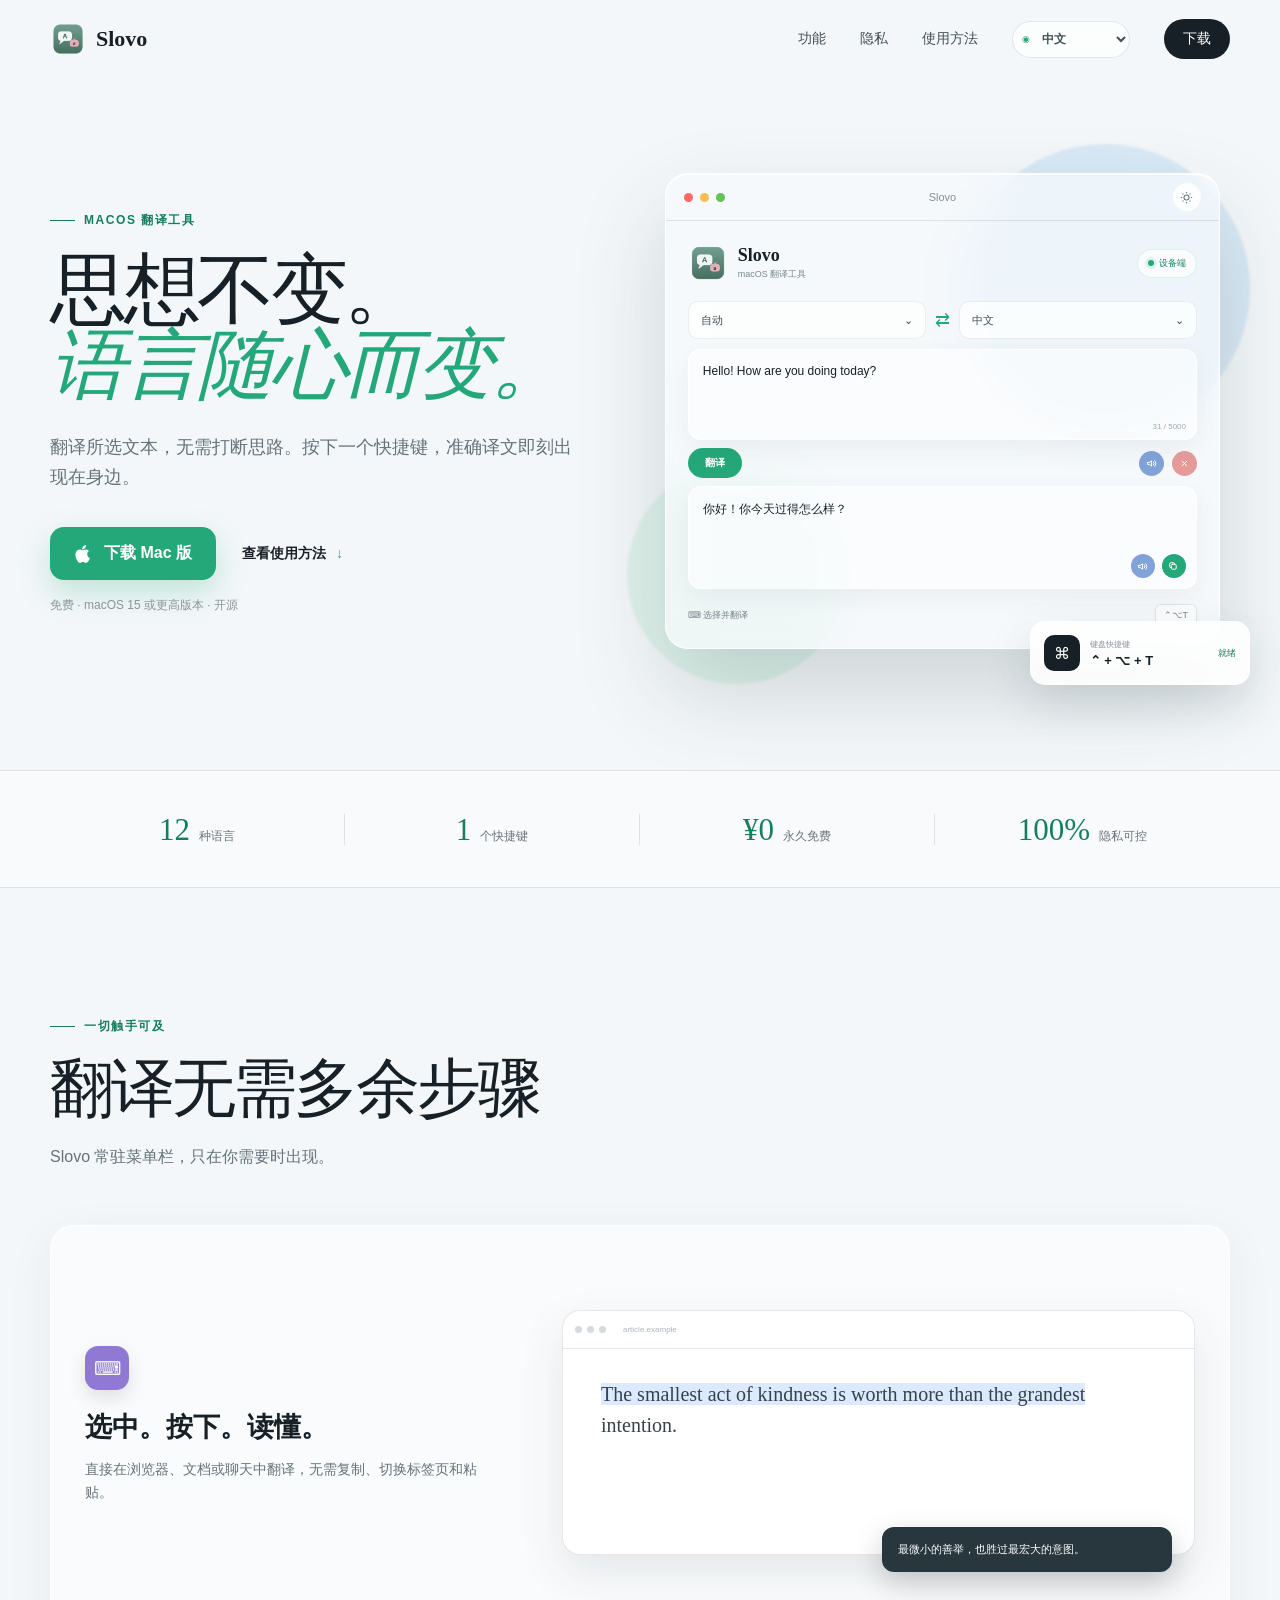
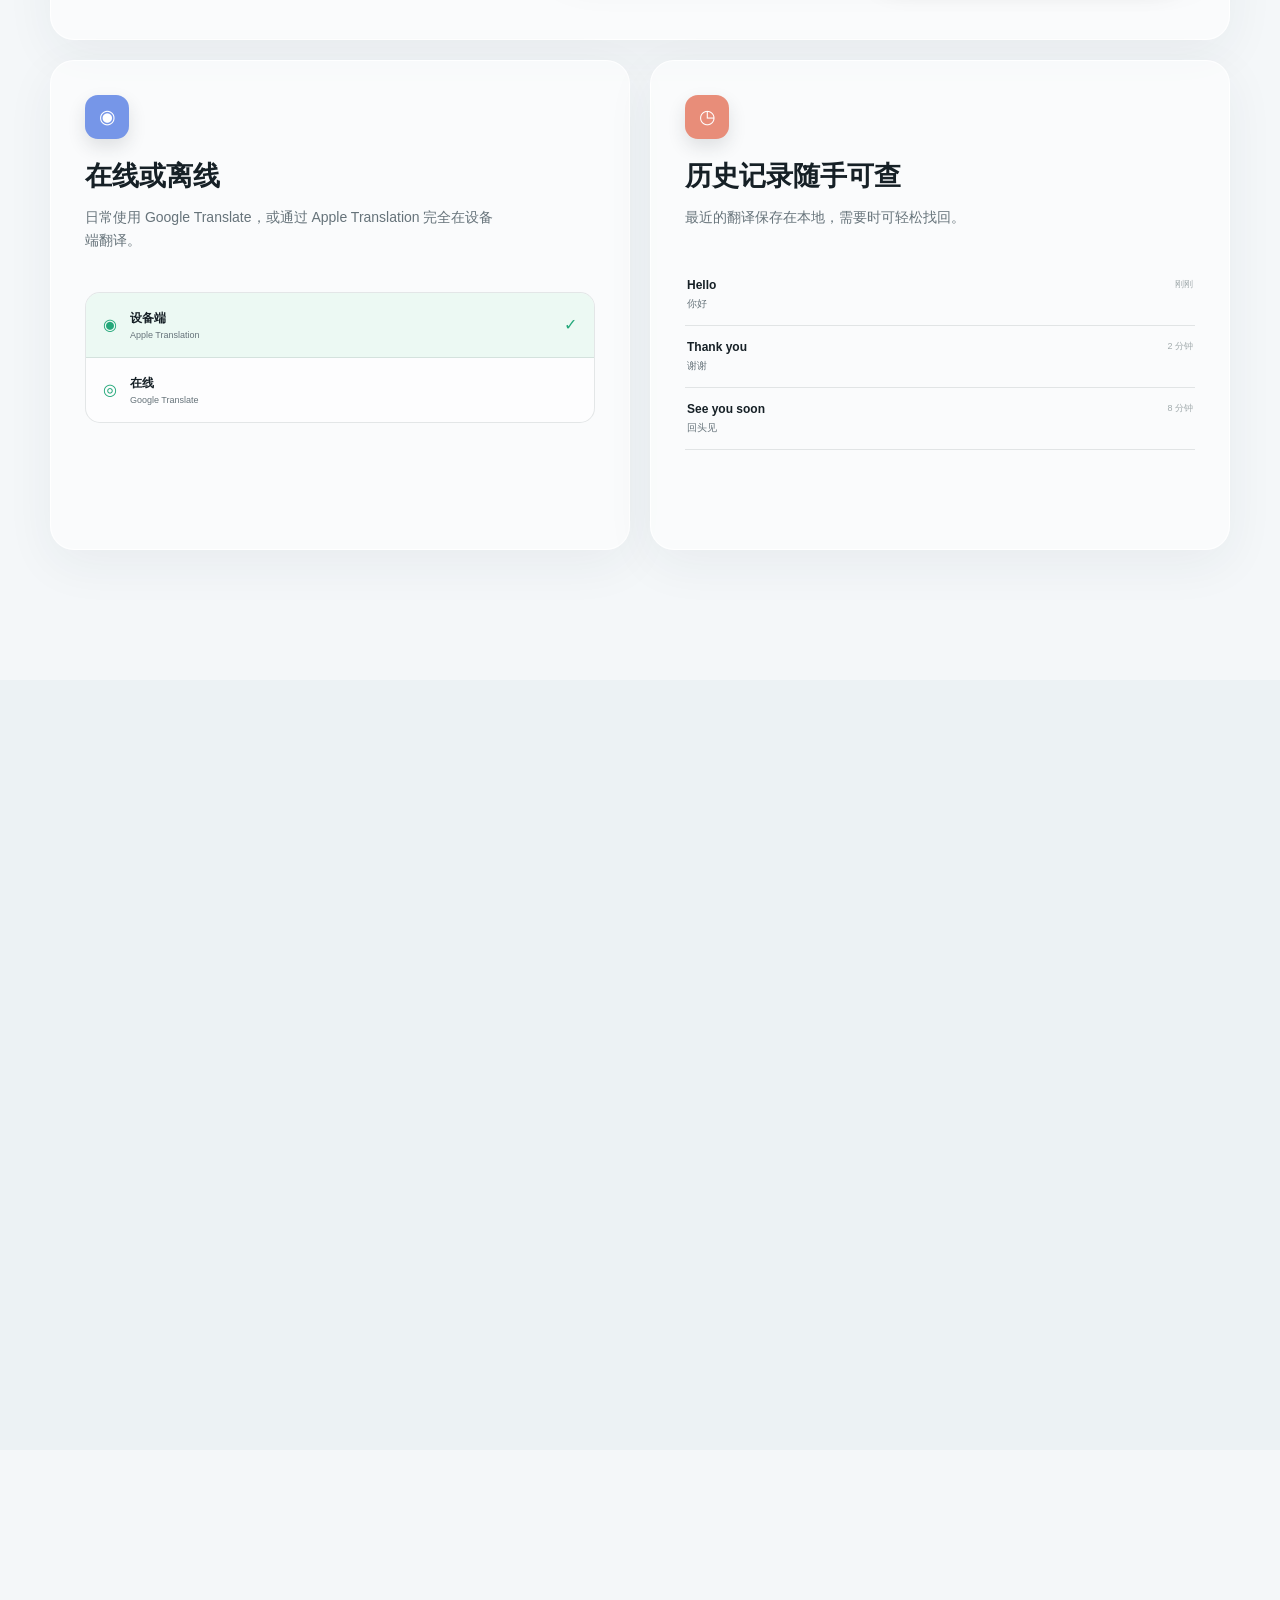
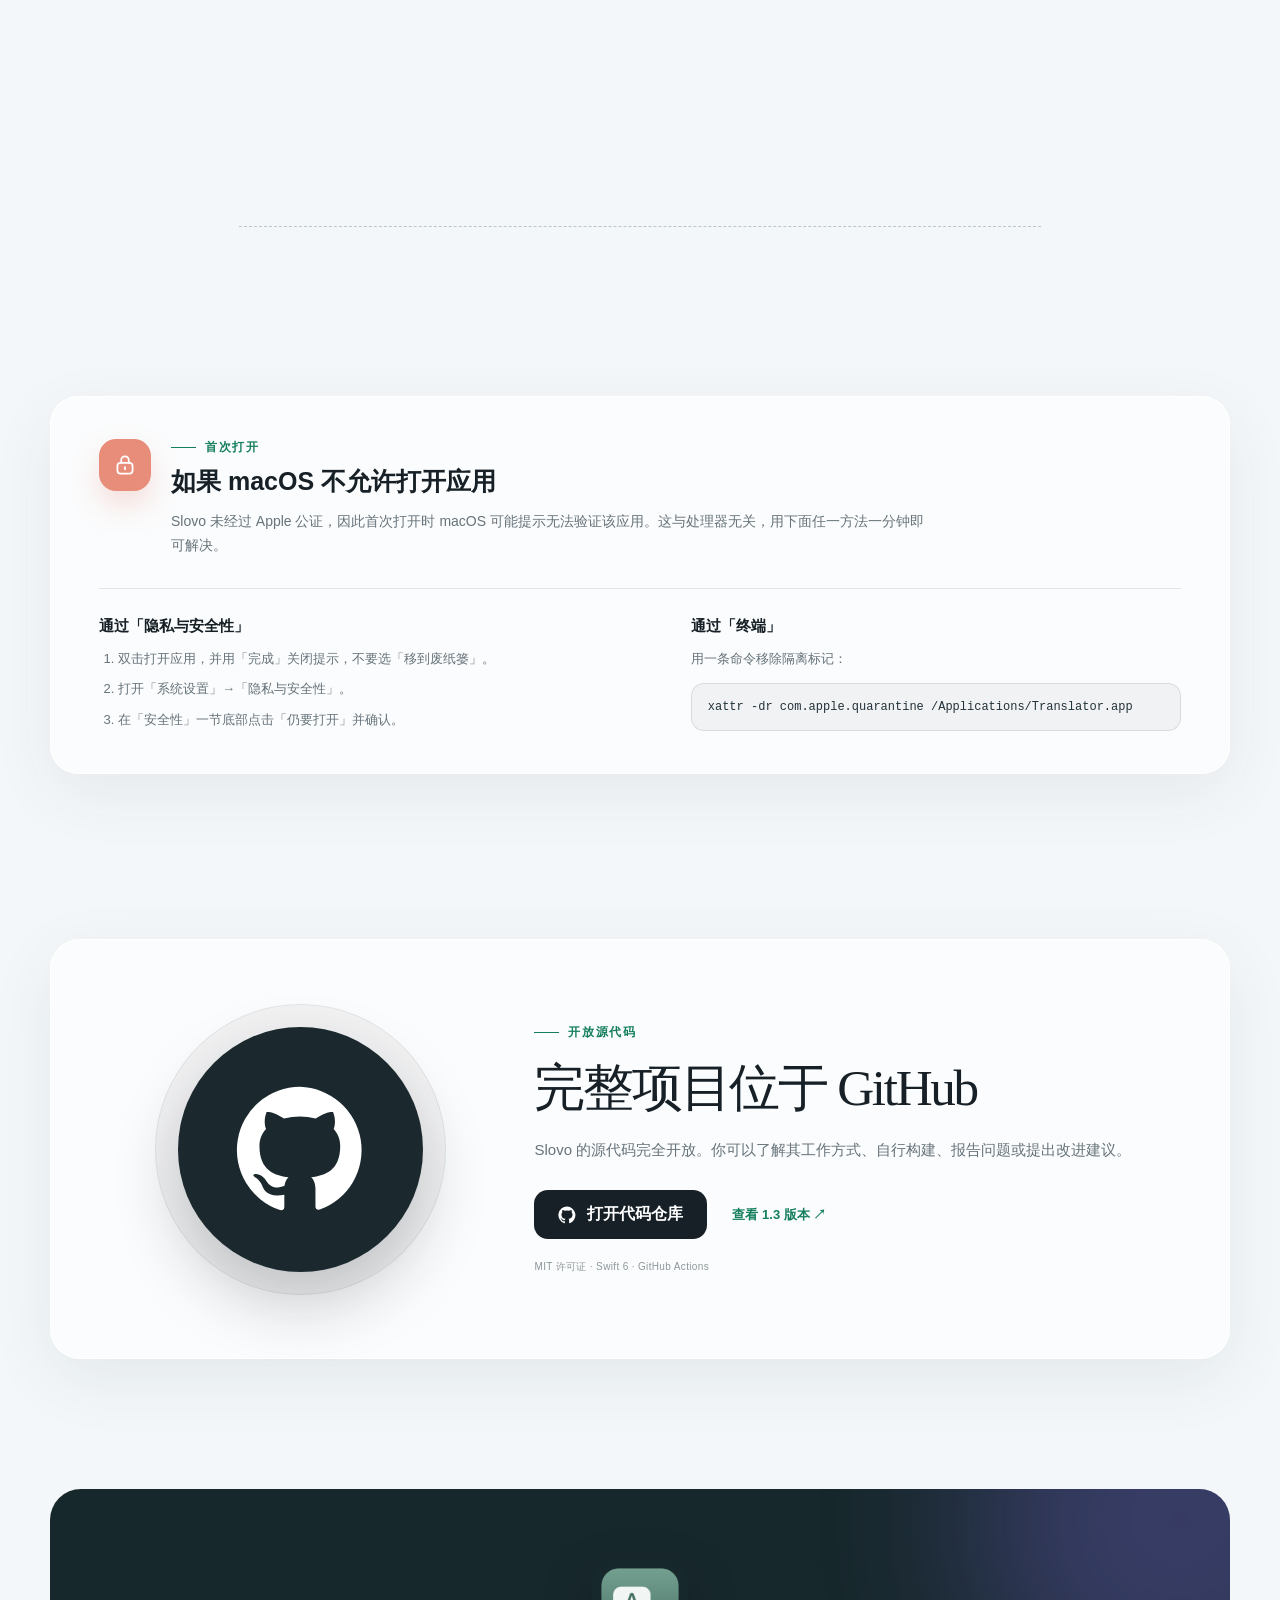
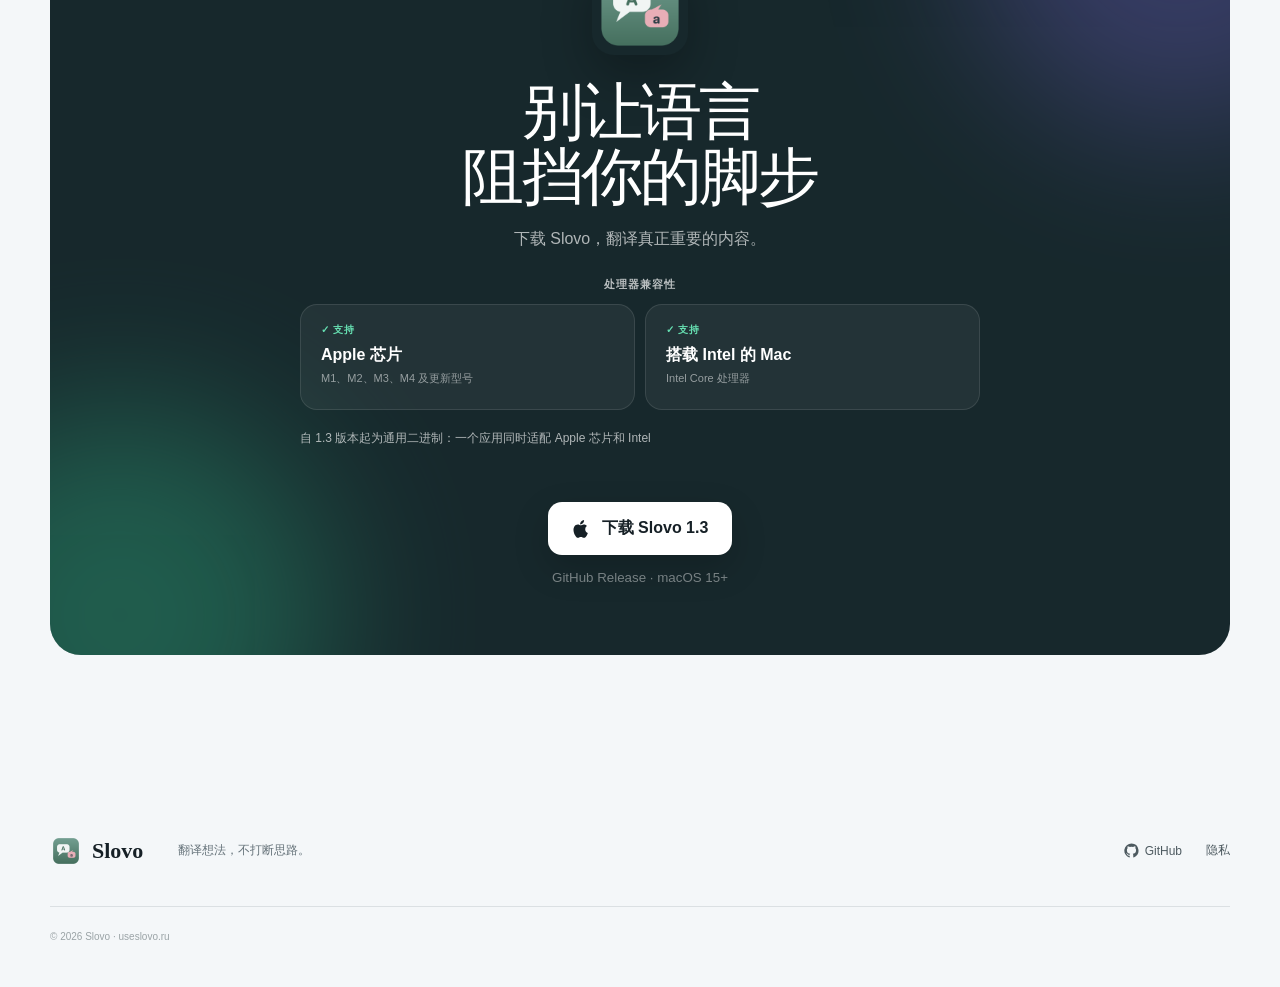
<file: website/zh/index.html>
<!doctype html>
<html lang="zh">
  <head>
    <meta charset="UTF-8" />
    <meta name="viewport" content="width=device-width, initial-scale=1" />
    <meta name="theme-color" content="#eef4f8" />
    <meta name="robots" content="index, follow, max-image-preview:large, max-snippet:-1, max-video-preview:-1" />
    <meta name="description" content="快速、私密的 macOS 翻译工具。用快捷键翻译所选文本，支持在线或完全在设备端运行。" />
    <meta name="application-name" content="Slovo" />
    <link rel="canonical" href="https://useslovo.ru/zh/" />
    <link rel="alternate" hreflang="ru" href="https://useslovo.ru/ru/" />
    <link rel="alternate" hreflang="en" href="https://useslovo.ru/en/" />
    <link rel="alternate" hreflang="es" href="https://useslovo.ru/es/" />
    <link rel="alternate" hreflang="de" href="https://useslovo.ru/de/" />
    <link rel="alternate" hreflang="fr" href="https://useslovo.ru/fr/" />
    <link rel="alternate" hreflang="it" href="https://useslovo.ru/it/" />
    <link rel="alternate" hreflang="pt" href="https://useslovo.ru/pt/" />
    <link rel="alternate" hreflang="zh" href="https://useslovo.ru/zh/" />
    <link rel="alternate" hreflang="ja" href="https://useslovo.ru/ja/" />
    <link rel="alternate" hreflang="ko" href="https://useslovo.ru/ko/" />
    <link rel="alternate" hreflang="tr" href="https://useslovo.ru/tr/" />
    <link rel="alternate" hreflang="uk" href="https://useslovo.ru/uk/" />
    <link rel="alternate" hreflang="x-default" href="https://useslovo.ru/" />
    <meta property="og:title" content="Slovo — 免费的 macOS 翻译工具" />
    <meta property="og:description" content="快速、私密的 macOS 翻译工具。用快捷键翻译所选文本，支持在线或完全在设备端运行。" />
    <meta property="og:type" content="website" />
    <meta property="og:url" content="https://useslovo.ru/zh/" />
    <meta property="og:image" content="https://useslovo.ru/assets/app-icon.png" />
    <meta property="og:image:width" content="512" />
    <meta property="og:image:height" content="512" />
    <meta property="og:locale" content="zh_CN" />
    <meta property="og:locale:alternate" content="ru_RU" />
    <meta property="og:locale:alternate" content="en_US" />
    <meta property="og:locale:alternate" content="es_ES" />
    <meta property="og:locale:alternate" content="de_DE" />
    <meta property="og:locale:alternate" content="fr_FR" />
    <meta property="og:locale:alternate" content="it_IT" />
    <meta property="og:locale:alternate" content="pt_BR" />
    <meta property="og:locale:alternate" content="ja_JP" />
    <meta property="og:locale:alternate" content="ko_KR" />
    <meta property="og:locale:alternate" content="tr_TR" />
    <meta property="og:locale:alternate" content="uk_UA" />
    <meta name="twitter:card" content="summary" />
    <meta name="twitter:title" content="Slovo — 免费的 macOS 翻译工具" />
    <meta name="twitter:description" content="快速、私密的 macOS 翻译工具。用快捷键翻译所选文本，支持在线或完全在设备端运行。" />
    <meta name="twitter:image" content="https://useslovo.ru/assets/app-icon.png" />
    <title>Slovo — 免费的 macOS 翻译工具</title>
    <link rel="icon" href="/favicon.ico" sizes="32x32" />
    <link rel="icon" href="/favicon.svg" type="image/svg+xml" />
    <link rel="apple-touch-icon" href="/apple-touch-icon.png" />
    <link rel="stylesheet" href="../styles.css?v=2026-08-05-1" />
    <script type="application/ld+json">{"@context":"https://schema.org","@type":"SoftwareApplication","name":"Slovo","alternateName":"Слово","url":"https://useslovo.ru/zh/","description":"快速、私密的 macOS 翻译工具。用快捷键翻译所选文本，支持在线或完全在设备端运行。","applicationCategory":"UtilitiesApplication","operatingSystem":"macOS 15 or later","processorRequirements":"Universal binary: Apple Silicon (arm64), M1 or newer, and Intel Macs (x86_64).","inLanguage":"zh","image":"https://useslovo.ru/assets/app-icon.png","downloadUrl":"https://github.com/Dosash/Translator-for-macOS/releases/latest/download/Translator.dmg","softwareVersion":"1.3","offers":{"@type":"Offer","price":"0","priceCurrency":"USD"},"license":"https://opensource.org/license/mit"}</script>
    <script src="../script.js?v=2026-08-05-1" defer></script>
  </head>
  <body data-language="zh">
    <a class="skip-link" href="#main">跳到主要内容</a>

    <header class="site-header" data-header>
      <div class="shell header-inner">
        <a class="brand" href="#top" aria-label="Slovo — 首页"><img src="../assets/app-icon.png" width="36" height="36" alt="" /><span>Slovo</span></a>
        <button class="menu-button" type="button" aria-label="打开菜单" aria-expanded="false" data-menu-button><span></span><span></span></button>
        <nav class="nav" aria-label="功能" data-nav>
          <a href="#features">功能</a><a href="#privacy">隐私</a><a href="#how-it-works">使用方法</a>
          <label class="language-select"><span class="sr-only">选择语言</span><select data-language-select aria-label="选择语言"><option value="ru">Русский</option><option value="en">English</option><option value="es">Español</option><option value="de">Deutsch</option><option value="fr">Français</option><option value="it">Italiano</option><option value="pt">Português</option><option value="zh" selected>中文</option><option value="ja">日本語</option><option value="ko">한국어</option><option value="tr">Türkçe</option><option value="uk">Українська</option></select></label>
          <a class="nav-download" href="#download">下载</a>
        </nav>
      </div>
    </header>

    <main id="main">
      <section class="hero shell" id="top">
        <div class="hero-copy reveal">
          <div class="eyebrow"><span></span> macOS 翻译工具</div>
          <h1>思想不变。<br /><em>语言随心而变。</em></h1>
          <p class="hero-lead">翻译所选文本，无需打断思路。按下一个快捷键，准确译文即刻出现在身边。</p>
          <div class="hero-actions">
            <a class="button button-primary" href="#download"><svg viewBox="0 0 24 24" aria-hidden="true"><path d="M16.7 12.9c0-2.6 2.1-3.9 2.2-4-1.2-1.8-3.1-2-3.8-2-1.6-.2-3.2 1-4 1-.9 0-2.3-1-3.7-1-1.9 0-3.6 1.1-4.6 2.8-2 3.4-.5 8.5 1.4 11.3.9 1.4 2 2.9 3.5 2.8 1.4-.1 2-1 3.7-1s2.2 1 3.7 1c1.5 0 2.5-1.4 3.4-2.8 1.1-1.6 1.5-3.2 1.5-3.3-.1 0-3.3-1.3-3.3-4.8ZM14 5.2c.8-1 1.4-2.4 1.2-3.8-1.2.1-2.7.8-3.6 1.8-.8.9-1.5 2.3-1.3 3.7 1.4.1 2.8-.7 3.7-1.7Z"/></svg>下载 Mac 版</a>
            <a class="text-link" href="#how-it-works">查看使用方法 <span>↓</span></a>
          </div>
          <p class="hero-note">免费 · macOS 15 或更高版本 · 开源</p>
        </div>

        <div class="hero-visual reveal" data-delay="1" aria-label="macOS 翻译工具">
          <div class="orb orb-one"></div><div class="orb orb-two"></div>
          <div class="mac-window">
            <div class="window-topbar"><div class="traffic"><i></i><i></i><i></i></div><span>Slovo</span><button class="theme-button" type="button" aria-label="切换预览主题" aria-pressed="false" data-theme-button><svg viewBox="0 0 24 24" aria-hidden="true"><path d="M12 3v2m0 14v2M3 12h2m14 0h2M5.64 5.64l1.42 1.42m9.88 9.88 1.42 1.42m0-12.72-1.42 1.42M7.06 16.94l-1.42 1.42M16 12a4 4 0 1 1-8 0 4 4 0 0 1 8 0Z"/></svg></button></div>
            <div class="translator-card">
              <div class="app-heading"><div class="mini-brand"><img src="../assets/app-icon.png" width="40" height="40" alt="" /><div><strong>Slovo</strong><small>macOS 翻译工具</small></div></div><span class="privacy-pill"><i></i>设备端</span></div>
              <div class="language-row"><button type="button">自动 <span>⌄</span></button><span class="swap" aria-hidden="true">⇄</span><button type="button">中文 <span>⌄</span></button></div>
              <div class="translation-box source-box"><span>Hello! How are you doing today?</span><small>31 / 5000</small></div>
              <div class="translate-row"><button type="button">翻译</button><span class="mock-icon mock-speaker"><svg viewBox="0 0 24 24" aria-hidden="true"><path d="M5 10v4h3l4 3V7l-4 3H5Z"/><path d="M15.5 9.2a4 4 0 0 1 0 5.6"/><path d="M18 6.8a7.4 7.4 0 0 1 0 10.4"/></svg></span><span class="mock-icon mock-clear"><svg viewBox="0 0 24 24" aria-hidden="true"><path d="m8 8 8 8M16 8l-8 8"/></svg></span></div>
              <div class="translation-box result-box"><span>你好！你今天过得怎么样？</span><div class="result-actions"><span class="mock-icon mock-speaker"><svg viewBox="0 0 24 24" aria-hidden="true"><path d="M5 10v4h3l4 3V7l-4 3H5Z"/><path d="M15.5 9.2a4 4 0 0 1 0 5.6"/><path d="M18 6.8a7.4 7.4 0 0 1 0 10.4"/></svg></span><span class="mock-icon mock-copy"><svg viewBox="0 0 24 24" aria-hidden="true"><rect x="8" y="8" width="9" height="9" rx="2"/><path d="M14 8V7a2 2 0 0 0-2-2H7a2 2 0 0 0-2 2v5a2 2 0 0 0 2 2h1"/></svg></span></div></div>
              <div class="app-footer"><span>⌨ 选择并翻译</span><kbd>⌃⌥T</kbd></div>
            </div>
          </div>
          <div class="hotkey-card"><div class="hotkey-icon">⌘</div><div><small>键盘快捷键</small><strong>⌃ + ⌥ + T</strong></div><span>就绪</span></div>
        </div>
      </section>

      <section class="trust-strip" aria-label="一切触手可及"><div class="shell trust-grid"><div><strong>12</strong><span>种语言</span></div><div><strong>1</strong><span>个快捷键</span></div><div><strong>¥0</strong><span>永久免费</span></div><div><strong>100%</strong><span>隐私可控</span></div></div></section>

      <section class="section shell" id="features">
        <div class="section-heading reveal"><div class="eyebrow"><span></span> 一切触手可及</div><h2>翻译无需多余步骤</h2><p>Slovo 常驻菜单栏，只在你需要时出现。</p></div>
        <div class="feature-grid">
          <article class="feature-card feature-wide reveal"><div class="feature-copy"><div class="feature-icon lilac">⌨</div><h3>选中。按下。读懂。</h3><p>直接在浏览器、文档或聊天中翻译，无需复制、切换标签页和粘贴。</p></div><div class="selection-demo"><div class="browser-bar"><i></i><i></i><i></i><span>article.example</span></div><p>The smallest act of kindness is worth more than the grandest intention.</p><div class="selection-popover">最微小的善举，也胜过最宏大的意图。</div></div></article>
          <article class="feature-card reveal" data-delay="1"><div class="feature-icon blue">◉</div><h3>在线或离线</h3><p>日常使用 Google Translate，或通过 Apple Translation 完全在设备端翻译。</p><div class="engine-toggle"><div class="active"><span>◉</span><div><strong>设备端</strong><small>Apple Translation</small></div><i>✓</i></div><div><span>◎</span><div><strong>在线</strong><small>Google Translate</small></div></div></div></article>
          <article class="feature-card reveal" data-delay="2"><div class="feature-icon coral">◷</div><h3>历史记录随手可查</h3><p>最近的翻译保存在本地，需要时可轻松找回。</p><div class="history-list"><div><span><b>Hello</b><small>你好</small></span><time>刚刚</time></div><div><span><b>Thank you</b><small>谢谢</small></span><time>2 分钟</time></div><div><span><b>See you soon</b><small>回头见</small></span><time>8 分钟</time></div></div></article>
        </div>
      </section>

      <section class="section privacy-section" id="privacy"><div class="shell privacy-layout">
        <div class="privacy-visual reveal"><div class="shield-rings"><div class="shield"><svg viewBox="0 0 24 24" aria-hidden="true"><rect x="5" y="10" width="14" height="10" rx="3"/><path d="M8.5 10V7.5a3.5 3.5 0 0 1 7 0V10"/><path d="M12 14v2"/></svg><span>✓</span></div></div><span class="privacy-label label-local">仅在 Mac 上</span><span class="privacy-label label-control">由你决定</span><span class="privacy-label label-private">无需账户</span></div>
        <div class="privacy-copy reveal" data-delay="1"><div class="eyebrow"><span></span> 默认保护隐私</div><h2>你的文字<br /><em>只属于你</em></h2><p>开启“仅离线”后，文本绝不会离开你的 Mac。指示器会始终显示翻译发生的位置。</p><ul><li><span>✓</span>无需注册</li><li><span>✓</span>历史记录保存在本地</li><li><span>✓</span>开放源代码</li></ul></div>
      </div></section>

      <section class="section shell how" id="how-it-works"><div class="section-heading centered reveal"><div class="eyebrow"><span></span> 简单三步</div><h2>打开即可使用</h2></div><ol class="steps"><li class="reveal"><span class="step-number">01</span><div class="step-icon">↓</div><h3>安装</h3><p>将 Slovo 移到“应用程序”文件夹。</p></li><li class="reveal" data-delay="1"><span class="step-number">02</span><div class="step-icon">A</div><h3>选择文本</h3><p>可在 Mac 上的任何应用中操作。</p></li><li class="reveal" data-delay="2"><span class="step-number">03</span><div class="step-icon">⌃⌥T</div><h3>获得翻译</h3><p>译文会显示在旁边的小窗口中。</p></li></ol><div class="gatekeeper reveal"><div class="gatekeeper-intro"><span class="gatekeeper-mark" aria-hidden="true"><svg viewBox="0 0 24 24" aria-hidden="true"><rect x="5" y="10" width="14" height="10" rx="3"/><path d="M8.5 10V7.5a3.5 3.5 0 0 1 7 0V10"/><path d="M12 14v2"/></svg></span><div><div class="eyebrow"><span></span> 首次打开</div><h3>如果 macOS 不允许打开应用</h3><p>Slovo 未经过 Apple 公证，因此首次打开时 macOS 可能提示无法验证该应用。这与处理器无关，用下面任一方法一分钟即可解决。</p></div></div><div class="gatekeeper-methods"><div class="gatekeeper-method"><strong>通过「隐私与安全性」</strong><ol><li>双击打开应用，并用「完成」关闭提示，不要选「移到废纸篓」。</li><li>打开「系统设置」→「隐私与安全性」。</li><li>在「安全性」一节底部点击「仍要打开」并确认。</li></ol></div><div class="gatekeeper-method"><strong>通过「终端」</strong><p>用一条命令移除隔离标记：</p><code>xattr -dr com.apple.quarantine /Applications/Translator.app</code></div></div></div></section>

      <section class="section github-section" id="open-source"><div class="shell github-card reveal"><div class="github-mark"><svg class="" viewBox="0 0 24 24" aria-hidden="true"><path d="M12 .7a11.5 11.5 0 0 0-3.64 22.4c.58.1.79-.25.79-.56v-2.23c-3.22.7-3.9-1.37-3.9-1.37-.52-1.34-1.28-1.7-1.28-1.7-1.05-.72.08-.7.08-.7 1.16.08 1.77 1.19 1.77 1.19 1.03 1.77 2.7 1.26 3.36.96.1-.75.4-1.26.73-1.55-2.57-.3-5.28-1.29-5.28-5.69 0-1.26.45-2.29 1.19-3.1-.12-.3-.52-1.47.11-3.06 0 0 .97-.31 3.16 1.18a10.98 10.98 0 0 1 5.76 0c2.19-1.49 3.16-1.18 3.16-1.18.63 1.59.23 2.76.11 3.06.74.81 1.19 1.84 1.19 3.1 0 4.42-2.71 5.39-5.29 5.68.42.36.79 1.06.79 2.14v3.18c0 .31.21.67.8.56A11.5 11.5 0 0 0 12 .7Z"/></svg></div><div class="github-copy"><div class="eyebrow"><span></span> 开放源代码</div><h2>完整项目位于 GitHub</h2><p>Slovo 的源代码完全开放。你可以了解其工作方式、自行构建、报告问题或提出改进建议。</p><div class="github-actions"><a class="button github-primary" href="https://github.com/Dosash/Translator-for-macOS" target="_blank" rel="noreferrer"><svg class="button-github-icon" viewBox="0 0 24 24" aria-hidden="true"><path d="M12 .7a11.5 11.5 0 0 0-3.64 22.4c.58.1.79-.25.79-.56v-2.23c-3.22.7-3.9-1.37-3.9-1.37-.52-1.34-1.28-1.7-1.28-1.7-1.05-.72.08-.7.08-.7 1.16.08 1.77 1.19 1.77 1.19 1.03 1.77 2.7 1.26 3.36.96.1-.75.4-1.26.73-1.55-2.57-.3-5.28-1.29-5.28-5.69 0-1.26.45-2.29 1.19-3.1-.12-.3-.52-1.47.11-3.06 0 0 .97-.31 3.16 1.18a10.98 10.98 0 0 1 5.76 0c2.19-1.49 3.16-1.18 3.16-1.18.63 1.59.23 2.76.11 3.06.74.81 1.19 1.84 1.19 3.1 0 4.42-2.71 5.39-5.29 5.68.42.36.79 1.06.79 2.14v3.18c0 .31.21.67.8.56A11.5 11.5 0 0 0 12 .7Z"/></svg>打开代码仓库</a><a class="github-release-link" href="https://github.com/Dosash/Translator-for-macOS/releases/latest" target="_blank" rel="noreferrer">查看 1.3 版本 ↗</a></div><small>MIT 许可证 · Swift 6 · GitHub Actions</small></div></div></section>

      <section class="section shell download-section" id="download"><div class="download-card reveal"><div class="download-glow glow-left"></div><div class="download-glow glow-right"></div><img src="../assets/app-icon.png" width="96" height="96" alt="Slovo" /><h2>别让语言<br />阻挡你的脚步</h2><p>下载 Slovo，翻译真正重要的内容。</p><div class="compatibility" aria-label="处理器兼容性"><strong class="compatibility-title">处理器兼容性</strong><div class="compatibility-grid"><div class="compatibility-item compatibility-supported"><span class="compatibility-status">✓ 支持</span><strong>Apple 芯片</strong><small>M1、M2、M3、M4 及更新型号</small></div><div class="compatibility-item compatibility-supported"><span class="compatibility-status">✓ 支持</span><strong>搭载 Intel 的 Mac</strong><small>Intel Core 处理器</small></div></div><p class="compatibility-note">自 1.3 版本起为通用二进制：一个应用同时适配 Apple 芯片和 Intel</p></div><a class="button button-light" href="https://github.com/Dosash/Translator-for-macOS/releases/latest/download/Translator.dmg"><svg viewBox="0 0 24 24" aria-hidden="true"><path d="M16.7 12.9c0-2.6 2.1-3.9 2.2-4-1.2-1.8-3.1-2-3.8-2-1.6-.2-3.2 1-4 1-.9 0-2.3-1-3.7-1-1.9 0-3.6 1.1-4.6 2.8-2 3.4-.5 8.5 1.4 11.3.9 1.4 2 2.9 3.5 2.8 1.4-.1 2-1 3.7-1s2.2 1 3.7 1c1.5 0 2.5-1.4 3.4-2.8 1.1-1.6 1.5-3.2 1.5-3.3-.1 0-3.3-1.3-3.3-4.8ZM14 5.2c.8-1 1.4-2.4 1.2-3.8-1.2.1-2.7.8-3.6 1.8-.8.9-1.5 2.3-1.3 3.7 1.4.1 2.8-.7 3.7-1.7Z"/></svg>下载 Slovo 1.3</a><small class="download-meta">GitHub Release · macOS 15+</small></div></section>
    </main>

    <footer class="footer"><div class="shell footer-inner"><a class="brand" href="#top"><img src="../assets/app-icon.png" width="32" height="32" alt="" /><span>Slovo</span></a><p>翻译想法，不打断思路。</p><div class="footer-links"><a class="footer-github" href="https://github.com/Dosash/Translator-for-macOS" target="_blank" rel="noreferrer"><svg class="footer-github-icon" viewBox="0 0 24 24" aria-hidden="true"><path d="M12 .7a11.5 11.5 0 0 0-3.64 22.4c.58.1.79-.25.79-.56v-2.23c-3.22.7-3.9-1.37-3.9-1.37-.52-1.34-1.28-1.7-1.28-1.7-1.05-.72.08-.7.08-.7 1.16.08 1.77 1.19 1.77 1.19 1.03 1.77 2.7 1.26 3.36.96.1-.75.4-1.26.73-1.55-2.57-.3-5.28-1.29-5.28-5.69 0-1.26.45-2.29 1.19-3.1-.12-.3-.52-1.47.11-3.06 0 0 .97-.31 3.16 1.18a10.98 10.98 0 0 1 5.76 0c2.19-1.49 3.16-1.18 3.16-1.18.63 1.59.23 2.76.11 3.06.74.81 1.19 1.84 1.19 3.1 0 4.42-2.71 5.39-5.29 5.68.42.36.79 1.06.79 2.14v3.18c0 .31.21.67.8.56A11.5 11.5 0 0 0 12 .7Z"/></svg>GitHub</a><a href="#privacy">隐私</a></div><span class="copyright">© 2026 Slovo · useslovo.ru</span></div></footer>
  </body>
</html>
</file>
<file: website/styles.css>
:root {
  --bg: #f4f7f9;
  --paper: #ffffff;
  --ink: #162026;
  --muted: #66737a;
  --line: rgba(20, 37, 45, 0.11);
  --green: #24a87a;
  --green-deep: #157f5c;
  --mint: #dff6ec;
  --blue: #7696e8;
  --lilac: #9079d4;
  --coral: #e88d79;
  --serif: Iowan Old Style, Baskerville, "Times New Roman", serif;
  --sans: -apple-system, BlinkMacSystemFont, "SF Pro Display", "Segoe UI", sans-serif;
  --shadow: 0 30px 80px rgba(29, 56, 65, 0.13);
}

* { box-sizing: border-box; }
html { scroll-behavior: smooth; }
body { margin: 0; overflow-x: clip; color: var(--ink); background: var(--bg); font-family: var(--sans); -webkit-font-smoothing: antialiased; }
a { color: inherit; text-decoration: none; }
button { font: inherit; }
img { display: block; max-width: 100%; }
.shell { width: min(1180px, calc(100% - 48px)); margin-inline: auto; }
.skip-link { position: fixed; z-index: 100; top: 12px; left: 12px; padding: 10px 14px; border-radius: 8px; background: var(--ink); color: white; transform: translateY(-150%); }
.skip-link:focus { transform: translateY(0); }

.site-header { position: fixed; z-index: 30; top: 0; width: 100%; transition: background .25s, box-shadow .25s; }
.site-header.scrolled { background: rgba(244, 247, 249, .82); box-shadow: 0 1px 0 var(--line); backdrop-filter: blur(18px); }
.header-inner { height: 78px; display: flex; align-items: center; justify-content: space-between; }
.brand { display: inline-flex; gap: 10px; align-items: center; font: 700 22px/1 var(--serif); }
.brand img { border-radius: 9px; }
.nav { display: flex; align-items: center; gap: 34px; color: #405057; font-size: 14px; font-weight: 550; }
.nav a { transition: color .2s; }
.nav a:hover { color: var(--green-deep); }
.nav-download { padding: 11px 19px; border-radius: 999px; color: white !important; background: var(--ink); }
.language-select { position: relative; display: inline-flex; align-items: center; }
.language-select::before { content: "◉"; position: absolute; z-index: 1; left: 10px; color: var(--green); font-size: 9px; pointer-events: none; }
.language-select select { height: 37px; max-width: 118px; padding: 0 24px 0 25px; border: 1px solid var(--line); border-radius: 999px; color: #405057; background: rgba(255,255,255,.68); cursor: pointer; font: 600 12px var(--sans); }
.sr-only { position: absolute; width: 1px; height: 1px; padding: 0; margin: -1px; overflow: hidden; clip: rect(0,0,0,0); white-space: nowrap; border: 0; }
.menu-button { display: none; width: 42px; height: 42px; padding: 0; border: 0; border-radius: 50%; background: white; }
.menu-button span { display: block; width: 18px; height: 1.5px; margin: 5px auto; background: var(--ink); transition: transform .2s; }

.hero { min-height: 770px; padding-top: 148px; padding-bottom: 80px; display: grid; grid-template-columns: .94fr 1.06fr; align-items: center; gap: 42px; }
.eyebrow { display: flex; align-items: center; gap: 9px; color: var(--green-deep); font-size: 12px; font-weight: 750; letter-spacing: .13em; text-transform: uppercase; }
.eyebrow span { width: 25px; height: 1px; background: currentColor; }
h1, h2 { margin: 0; font-family: var(--serif); font-weight: 500; letter-spacing: -.045em; }
h1 { max-width: 570px; margin-top: 24px; font-size: clamp(56px, 6vw, 84px); line-height: .98; }
h1 em, h2 em { color: var(--green); font-weight: inherit; }
.hero-lead { max-width: 530px; margin: 30px 0 0; color: var(--muted); font-size: 18px; line-height: 1.65; }
.hero-actions { display: flex; align-items: center; gap: 26px; margin-top: 35px; }
.button { min-height: 53px; display: inline-flex; align-items: center; justify-content: center; gap: 11px; padding: 0 24px; border: 0; border-radius: 14px; cursor: pointer; font-weight: 700; transition: transform .2s, box-shadow .2s, background .2s; }
.button:hover { transform: translateY(-2px); }
.button svg { width: 19px; height: 19px; fill: currentColor; }
.button-primary { color: white; background: var(--green); box-shadow: 0 12px 30px rgba(36, 168, 122, .25); }
.button-primary:hover { background: var(--green-deep); box-shadow: 0 16px 34px rgba(36, 168, 122, .3); }
.text-link { font-size: 14px; font-weight: 650; }
.text-link span { display: inline-block; margin-left: 6px; color: var(--green); }
.hero-note { margin-top: 17px; color: #8a9498; font-size: 12px; }

.hero-visual { position: relative; min-width: 0; padding: 24px 10px 40px 38px; }
.orb { position: absolute; border-radius: 50%; filter: blur(1px); }
.orb-one { top: -5px; right: -20px; width: 290px; height: 290px; background: rgba(207, 228, 244, .72); }
.orb-two { bottom: 5px; left: 0; width: 220px; height: 220px; background: rgba(218, 240, 231, .8); }
.mac-window { position: relative; z-index: 2; overflow: hidden; border: 1px solid rgba(255,255,255,.86); border-radius: 23px; background: rgba(247, 250, 252, .68); box-shadow: 0 42px 90px rgba(31, 59, 69, .18), inset 0 1px 0 white; backdrop-filter: blur(22px); }
.window-topbar { height: 47px; padding: 0 18px; display: grid; grid-template-columns: 1fr auto 1fr; align-items: center; border-bottom: 1px solid var(--line); color: #849096; font-size: 11px; }
.traffic { display: flex; gap: 7px; }
.traffic i { width: 9px; height: 9px; border-radius: 50%; background: #ff6a65; }
.traffic i:nth-child(2) { background: #f6be4f; }
.traffic i:nth-child(3) { background: #62c555; }
.theme-button { justify-self: end; width: 28px; height: 28px; display: grid; place-items: center; border: 0; border-radius: 50%; color: #6d7a81; background: rgba(255,255,255,.8); cursor: pointer; }
.theme-button svg { width: 15px; fill: none; stroke: currentColor; stroke-width: 1.8; }
.translator-card { padding: 22px; transition: color .3s, background .3s; }
.app-heading, .mini-brand, .language-row, .translate-row, .app-footer { display: flex; align-items: center; }
.app-heading { justify-content: space-between; }
.mini-brand { gap: 10px; }
.mini-brand img { border-radius: 11px; }
.mini-brand strong, .mini-brand small { display: block; }
.mini-brand strong { font-family: var(--serif); font-size: 18px; }
.mini-brand small { margin-top: 2px; color: #7a878d; font-size: 9px; }
.privacy-pill { padding: 7px 10px; border: 1px solid rgba(36,168,122,.14); border-radius: 999px; color: var(--green-deep); background: rgba(255,255,255,.68); font-size: 9px; }
.privacy-pill i { display: inline-block; width: 6px; height: 6px; margin-right: 5px; border-radius: 50%; background: var(--green); box-shadow: 0 0 0 3px rgba(36,168,122,.13); }
.language-row { gap: 9px; margin-top: 18px; }
.language-row button { flex: 1; height: 38px; display: flex; justify-content: space-between; align-items: center; padding: 0 12px; border: 1px solid rgba(20,37,45,.08); border-radius: 10px; color: #3e4c52; background: rgba(255,255,255,.74); font-size: 11px; }
.swap { color: var(--green); font-size: 18px; }
.translation-box { position: relative; min-height: 91px; margin-top: 10px; padding: 14px; border: 1px solid rgba(255,255,255,.9); border-radius: 13px; background: rgba(255,255,255,.55); box-shadow: 0 9px 25px rgba(29,56,65,.06); font-size: 12px; }
.translation-box small { position: absolute; right: 10px; bottom: 8px; color: #a0aaae; font-size: 8px; }
.translate-row { height: 46px; gap: 8px; }
.translate-row button { margin-right: auto; padding: 8px 17px; border: 0; border-radius: 999px; color: white; background: var(--green); font-size: 10px; font-weight: 700; }
.translate-row > .mock-icon { width: 25px; height: 25px; display: grid; place-items: center; border-radius: 50%; color: white; background: #82a3d8; }
.translate-row > .mock-icon:last-child { background: #e69b9b; }
.result-box { margin-top: 0; min-height: 103px; }
.result-actions { position: absolute; right: 10px; bottom: 10px; display: flex; gap: 7px; }
.result-actions .mock-icon { width: 24px; height: 24px; display: grid; place-items: center; border-radius: 50%; color: white; background: #82a3d8; }
.result-actions .mock-icon:last-child { background: var(--green); }
.mock-icon svg { width: 13px; height: 13px; fill: none; stroke: currentColor; stroke-width: 1.8; stroke-linecap: round; stroke-linejoin: round; }
.app-footer { justify-content: space-between; margin-top: 15px; color: #748188; font-size: 9px; }
kbd { padding: 5px 8px; border: 1px solid var(--line); border-radius: 6px; background: rgba(255,255,255,.7); box-shadow: 0 1px 2px rgba(0,0,0,.08); font-family: var(--sans); }
.hotkey-card { position: absolute; z-index: 3; right: -20px; bottom: 4px; display: flex; align-items: center; gap: 10px; width: 220px; padding: 13px; border: 1px solid rgba(255,255,255,.9); border-radius: 15px; background: rgba(255,255,255,.87); box-shadow: 0 18px 45px rgba(31,59,69,.15); backdrop-filter: blur(14px); }
.hotkey-icon { width: 36px; height: 36px; display: grid; place-items: center; border-radius: 10px; color: white; background: var(--ink); }
.hotkey-card small, .hotkey-card strong { display: block; }
.hotkey-card small { color: #879197; font-size: 8px; text-transform: uppercase; }
.hotkey-card strong { margin-top: 3px; font-size: 13px; }
.hotkey-card > span { margin-left: auto; color: var(--green-deep); font-size: 9px; }
.mac-window.dark .translator-card { color: #f1f7fb; background: linear-gradient(145deg, #081520, #131c35 60%, #2a0e30); }
.mac-window.dark .mini-brand small, .mac-window.dark .app-footer { color: rgba(255,255,255,.58); }
.mac-window.dark .language-row button, .mac-window.dark .translation-box, .mac-window.dark kbd, .mac-window.dark .privacy-pill { color: #edf5fa; border-color: rgba(255,255,255,.13); background: rgba(255,255,255,.09); }

.trust-strip { border-block: 1px solid var(--line); background: rgba(255,255,255,.38); }
.trust-grid { min-height: 116px; display: grid; grid-template-columns: repeat(4, 1fr); align-items: center; }
.trust-grid > div { display: flex; justify-content: center; align-items: baseline; gap: 9px; border-right: 1px solid var(--line); }
.trust-grid > div:last-child { border-right: 0; }
.trust-grid strong { font: 500 31px/1 var(--serif); color: var(--green-deep); }
.trust-grid span { color: var(--muted); font-size: 12px; }

.section { padding-block: 130px; }
.section-heading { max-width: 620px; margin-bottom: 54px; }
h2 { margin-top: 20px; font-size: clamp(43px, 5vw, 66px); line-height: 1.05; }
.section-heading > p { max-width: 480px; margin: 22px 0 0; color: var(--muted); line-height: 1.65; }
.feature-grid { display: grid; grid-template-columns: 1fr 1fr; gap: 20px; }
.feature-card { overflow: hidden; min-height: 490px; padding: 34px; border: 1px solid rgba(255,255,255,.85); border-radius: 24px; background: rgba(255,255,255,.55); box-shadow: 0 14px 50px rgba(31,59,69,.06); }
.feature-wide { min-height: 415px; grid-column: 1 / -1; display: grid; grid-template-columns: .8fr 1.2fr; align-items: center; gap: 55px; }
.feature-icon { width: 44px; height: 44px; display: grid; place-items: center; margin-bottom: 22px; border-radius: 13px; color: white; font-size: 19px; box-shadow: 0 8px 18px rgba(40,50,55,.13); }
.feature-icon.lilac { background: var(--lilac); }.feature-icon.blue { background: var(--blue); }.feature-icon.coral { background: var(--coral); }
.feature-card h3, .steps h3 { margin: 0; font: 600 27px/1.15 var(--serif); }
.feature-card > p, .feature-copy p { max-width: 410px; color: var(--muted); font-size: 14px; line-height: 1.65; }
.selection-demo { position: relative; min-height: 245px; padding: 58px 38px 30px; border: 1px solid var(--line); border-radius: 18px; background: white; box-shadow: 0 18px 45px rgba(31,59,69,.1); }
.browser-bar { position: absolute; top: 0; left: 0; right: 0; height: 38px; display: flex; align-items: center; gap: 5px; padding: 0 12px; border-bottom: 1px solid var(--line); }
.browser-bar i { width: 7px; height: 7px; border-radius: 50%; background: #d3dbde; }
.browser-bar span { margin-left: 12px; color: #abb3b7; font-size: 8px; }
.selection-demo p { margin: 10px 0; font: 500 20px/1.55 var(--serif); color: #35434a; }
.selection-demo p::first-line { background: #dce9ff; }
.selection-popover { position: absolute; right: 22px; bottom: -18px; width: 290px; padding: 14px 16px; border-radius: 12px; color: white; background: #28373d; box-shadow: 0 10px 30px rgba(0,0,0,.2); font-size: 11px; line-height: 1.5; }
.engine-toggle { margin-top: 40px; overflow: hidden; border: 1px solid var(--line); border-radius: 15px; background: rgba(255,255,255,.6); }
.engine-toggle > div { display: flex; align-items: center; gap: 13px; padding: 17px; border-bottom: 1px solid var(--line); }
.engine-toggle > div:last-child { border: 0; }
.engine-toggle .active { background: rgba(223,246,236,.55); }
.engine-toggle > div > span { color: var(--green); }
.engine-toggle strong, .engine-toggle small { display: block; }
.engine-toggle strong { font-size: 12px; }.engine-toggle small { margin-top: 3px; color: var(--muted); font-size: 9px; }
.engine-toggle i { margin-left: auto; color: var(--green); font-style: normal; }
.history-list { margin-top: 35px; }
.history-list > div { display: flex; justify-content: space-between; padding: 14px 2px; border-bottom: 1px solid var(--line); }
.history-list b, .history-list small { display: block; }.history-list b { font-size: 12px; }.history-list small { margin-top: 5px; color: var(--muted); font-size: 10px; }
.history-list time { color: #a2abad; font-size: 9px; }

.privacy-section { background: #ecf2f4; }
.privacy-layout { display: grid; grid-template-columns: 1fr 1fr; align-items: center; gap: 100px; }
.privacy-visual { position: relative; min-height: 510px; display: grid; place-items: center; }
.shield-rings { width: 340px; height: 340px; display: grid; place-items: center; border: 1px solid rgba(36,168,122,.16); border-radius: 50%; box-shadow: 0 0 0 55px rgba(255,255,255,.26), 0 0 0 110px rgba(255,255,255,.14); }
.shield { position: relative; width: 145px; height: 165px; display: grid; place-items: center; border-radius: 50% 50% 45% 45% / 35% 35% 65% 65%; color: white; background: linear-gradient(145deg, #4fc79b, #15825e); box-shadow: 0 25px 50px rgba(36,168,122,.28); font-size: 56px; }
.shield > svg { width: 60px; height: 60px; fill: none; stroke: currentColor; stroke-width: 1.5; stroke-linecap: round; stroke-linejoin: round; }
.shield span { position: absolute; right: 2px; bottom: 12px; width: 43px; height: 43px; display: grid; place-items: center; border: 5px solid #ecf2f4; border-radius: 50%; background: #25353c; font-size: 16px; }
.privacy-label { position: absolute; padding: 10px 14px; border: 1px solid rgba(255,255,255,.9); border-radius: 999px; background: rgba(255,255,255,.72); box-shadow: 0 10px 30px rgba(31,59,69,.08); color: #536167; font-size: 11px; }
.label-local { top: 60px; right: 38px; }.label-control { bottom: 65px; right: 0; }.label-private { left: 5px; bottom: 135px; }
.privacy-copy > p { max-width: 490px; margin: 27px 0; color: var(--muted); font-size: 16px; line-height: 1.75; }
.privacy-copy ul { margin: 0; padding: 0; list-style: none; }
.privacy-copy li { display: flex; align-items: center; gap: 12px; margin-top: 13px; font-size: 14px; }
.privacy-copy li span { width: 23px; height: 23px; display: grid; place-items: center; border-radius: 50%; color: var(--green-deep); background: var(--mint); font-size: 11px; }

.centered { margin-inline: auto; text-align: center; }.centered .eyebrow { justify-content: center; }
.how .section-heading { margin-bottom: 75px; }
.steps { position: relative; display: grid; grid-template-columns: repeat(3, 1fr); gap: 55px; margin: 0; padding: 0; list-style: none; }
.steps::before { content: ""; position: absolute; z-index: -1; top: 67px; left: 16%; right: 16%; border-top: 1px dashed #b8c8c9; }
.steps li { position: relative; text-align: center; }
.step-number { position: absolute; top: 5px; right: 25%; color: #c4cdcf; font: 500 12px var(--serif); }
.step-icon { width: 72px; height: 72px; display: grid; place-items: center; margin: 0 auto 25px; border: 1px solid white; border-radius: 21px; color: white; background: var(--green); box-shadow: 0 15px 30px rgba(36,168,122,.2); font-weight: 750; }
.steps li:nth-child(2) .step-icon { background: var(--lilac); }.steps li:nth-child(3) .step-icon { background: var(--blue); font-size: 13px; }
.steps h3 { font-size: 23px; }.steps p { color: var(--muted); font-size: 13px; }
.gatekeeper { margin-top: 70px; padding: 42px 48px; border: 1px solid rgba(255,255,255,.9); border-radius: 28px; background: rgba(255,255,255,.62); box-shadow: 0 20px 65px rgba(31,59,69,.07); }
.gatekeeper-intro { display: flex; align-items: flex-start; gap: 20px; }
.gatekeeper-mark { flex: none; width: 52px; height: 52px; display: grid; place-items: center; border-radius: 17px; color: white; background: var(--coral); box-shadow: 0 14px 28px rgba(232,141,121,.25); }
.gatekeeper-mark svg { width: 26px; height: 26px; fill: none; stroke: currentColor; stroke-width: 1.6; stroke-linecap: round; stroke-linejoin: round; }
.gatekeeper-intro h3 { margin: 9px 0 0; font-size: 25px; }
.gatekeeper-intro p { max-width: 760px; margin: 12px 0 0; color: var(--muted); font-size: 14px; line-height: 1.7; }
.gatekeeper-methods { display: grid; grid-template-columns: 1.15fr 1fr; gap: 28px; margin-top: 30px; padding-top: 28px; border-top: 1px solid var(--line); }
.gatekeeper-method > strong { display: block; margin-bottom: 12px; font-size: 15px; }
.gatekeeper-method ol { margin: 0; padding-left: 19px; color: var(--muted); font-size: 13px; line-height: 1.65; }
.gatekeeper-method ol li + li { margin-top: 9px; }
.gatekeeper-method > p { margin: 0 0 14px; color: var(--muted); font-size: 13px; line-height: 1.65; }
.gatekeeper-method code { display: block; padding: 14px 16px; border: 1px solid var(--line); border-radius: 13px; background: rgba(22,32,38,.045); color: #22323a; font-family: "SF Mono", ui-monospace, Menlo, monospace; font-size: 12px; line-height: 1.5; overflow-wrap: anywhere; }

.github-section { padding-block: 35px 100px; }
.github-card { min-height: 420px; display: grid; grid-template-columns: .72fr 1.28fr; align-items: center; gap: 60px; padding: 60px 75px; border: 1px solid rgba(255,255,255,.9); border-radius: 30px; background: rgba(255,255,255,.62); box-shadow: 0 20px 65px rgba(31,59,69,.08); }
.github-mark { width: 245px; height: 245px; display: grid; place-items: center; justify-self: center; border-radius: 50%; color: white; background: #1b292e; box-shadow: 0 30px 65px rgba(22,32,38,.23), 0 0 0 22px rgba(255,255,255,.55), 0 0 0 23px var(--line); }
.github-mark svg { width: 132px; height: 132px; fill: currentColor; }
.github-copy h2 { max-width: 590px; font-size: clamp(40px, 4vw, 58px); }
.github-copy > p { max-width: 610px; margin: 22px 0 28px; color: var(--muted); font-size: 15px; line-height: 1.7; }
.github-actions { display: flex; align-items: center; gap: 25px; }
.github-primary { min-height: 49px; color: white; background: var(--ink); }
.github-primary:hover { background: #2b3d44; box-shadow: 0 13px 28px rgba(22,32,38,.18); }
.button-github-icon { width: 18px !important; height: 18px !important; fill: currentColor; }
.github-release-link { color: var(--green-deep); font-size: 13px; font-weight: 700; }
.github-copy > small { display: block; margin-top: 21px; color: #8c979b; font-size: 10px; letter-spacing: .035em; }

.download-section { padding-top: 30px; }
.download-card { position: relative; overflow: hidden; min-height: 610px; padding: 70px 30px; display: flex; flex-direction: column; align-items: center; text-align: center; border-radius: 31px; color: white; background: #17282c; }
.download-card > *:not(.download-glow) { position: relative; z-index: 2; }
.download-card > img { border-radius: 22px; box-shadow: 0 20px 50px rgba(0,0,0,.28); }
.download-card h2 { margin-top: 25px; font-size: clamp(42px, 5vw, 62px); }
.download-card p { margin: 19px 0 27px; color: rgba(255,255,255,.66); }
.button-light { color: var(--ink); background: white; box-shadow: 0 13px 35px rgba(0,0,0,.18); }
.button-light:hover { background: #effaf5; }
.compatibility { width: min(680px, 100%); margin: 0 0 28px; }
.compatibility-title { display: block; margin-bottom: 12px; color: rgba(255,255,255,.7); font-size: 11px; letter-spacing: .1em; text-transform: uppercase; }
.compatibility-grid { display: grid; grid-template-columns: 1fr 1fr; gap: 10px; text-align: left; }
.compatibility-item { min-height: 106px; padding: 18px 20px; display: flex; flex-direction: column; align-items: flex-start; border: 1px solid rgba(255,255,255,.1); border-radius: 17px; background: rgba(255,255,255,.055); }
.compatibility-item .compatibility-status { margin-bottom: 8px; font-size: 10px; font-weight: 800; letter-spacing: .075em; text-transform: uppercase; }
.compatibility-supported .compatibility-status { color: #66dfb1; }
.compatibility-item > strong { font-size: 16px; }
.compatibility-item > small { margin-top: 5px; color: rgba(255,255,255,.52); font-size: 11px; line-height: 1.45; }
.compatibility-note { margin: 12px 0 0; color: rgba(255,255,255,.55); font-size: 12px; line-height: 1.5; text-align: left; }
.download-card .download-meta { margin-top: 15px; color: rgba(255,255,255,.42); }
.download-glow { position: absolute; width: 420px; height: 420px; border-radius: 50%; filter: blur(80px); opacity: .3; }
.glow-left { left: -140px; bottom: -170px; background: #36d79a; }.glow-right { right: -160px; top: -180px; background: #846dea; }

.footer { padding: 45px 0; }
.footer-inner { display: grid; grid-template-columns: auto 1fr auto; align-items: center; gap: 35px; }
.footer-inner p { color: var(--muted); font-size: 12px; }.footer-links { display: flex; gap: 24px; color: #4d5a60; font-size: 12px; }
.footer-github { display: inline-flex; align-items: center; gap: 6px; }.footer-github-icon { width: 15px; height: 15px; fill: currentColor; }
.copyright { grid-column: 1 / -1; padding-top: 24px; border-top: 1px solid var(--line); color: #9aa3a6; font-size: 10px; }
.reveal { opacity: 0; transform: translateY(22px); transition: opacity .7s ease, transform .7s ease; }
.reveal[data-delay="1"] { transition-delay: .12s; }.reveal[data-delay="2"] { transition-delay: .24s; }
.reveal.visible { opacity: 1; transform: translateY(0); }
:focus-visible { outline: 3px solid rgba(36,168,122,.4); outline-offset: 3px; }

@media (max-width: 900px) {
  .menu-button { display: block; }
  .nav { position: fixed; top: 78px; left: 24px; right: 24px; display: none; padding: 18px; flex-direction: column; align-items: stretch; gap: 5px; border: 1px solid var(--line); border-radius: 16px; background: rgba(255,255,255,.96); box-shadow: var(--shadow); }
  .nav.open { display: flex; }.nav a { padding: 12px; }.nav-download { text-align: center; }
  .language-select { margin: 5px 12px 10px; }.language-select select { width: 100%; max-width: none; }
  .hero { grid-template-columns: 1fr; padding-top: 130px; }
  .hero-copy { text-align: center; }.hero-copy .eyebrow, .hero-actions { justify-content: center; }.hero-lead { margin-inline: auto; }
  .hero-visual { width: min(630px, 100%); margin-inline: auto; }
  .feature-wide, .privacy-layout, .github-card { grid-template-columns: 1fr; }.feature-wide { gap: 30px; }.privacy-layout { gap: 25px; }.privacy-copy { max-width: 600px; margin-inline: auto; }
  .github-card { gap: 45px; padding: 55px; }.github-mark { width: 190px; height: 190px; }.github-mark svg { width: 100px; height: 100px; }
  .trust-grid { grid-template-columns: 1fr 1fr; padding-block: 22px; gap: 25px; }.trust-grid > div:nth-child(2) { border-right: 0; }
  .gatekeeper-methods { grid-template-columns: 1fr; gap: 24px; }
}

@media (max-width: 680px) {
  .shell { width: min(100% - 30px, 1180px); }
  .header-inner { height: 68px; }.nav { top: 68px; left: 15px; right: 15px; }
  .hero { min-height: auto; padding-top: 115px; gap: 40px; }.hero h1 { font-size: clamp(49px, 15vw, 65px); }.hero-lead { font-size: 16px; }.hero-actions { flex-direction: column; gap: 18px; }
  .hero-visual { padding: 10px 0 50px; }.orb-one { right: 0; }.translator-card { padding: 14px; }.mac-window { border-radius: 18px; }.hotkey-card { right: 0; width: 190px; }.privacy-pill { display: none; }
  .section { padding-block: 90px; }.section-heading { margin-bottom: 36px; }.feature-grid { grid-template-columns: 1fr; }.feature-wide { grid-column: auto; }.feature-card { min-height: 0; padding: 25px; }
  .selection-demo { padding-inline: 22px; }.selection-popover { right: 8px; width: min(280px, calc(100% - 16px)); }
  .trust-grid { grid-template-columns: 1fr 1fr; }.trust-grid > div { flex-direction: column; gap: 4px; align-items: center; }.trust-grid strong { font-size: 26px; }
  .privacy-visual { min-height: 390px; transform: scale(.82); }.shield-rings { width: 280px; height: 280px; }.label-local { right: 0; }.label-private { left: -20px; }
  .steps { grid-template-columns: 1fr; gap: 45px; }.steps::before { display: none; }.step-number { right: calc(50% - 65px); }
  .gatekeeper { margin-top: 50px; padding: 28px 22px; border-radius: 22px; }.gatekeeper-intro { gap: 15px; }.gatekeeper-mark { width: 44px; height: 44px; border-radius: 14px; }.gatekeeper-intro h3 { margin-top: 5px; font-size: 21px; }
  .github-section { padding-bottom: 60px; }.github-card { padding: 45px 24px; text-align: center; }.github-copy .eyebrow { justify-content: center; }.github-mark { width: 145px; height: 145px; box-shadow: 0 25px 50px rgba(22,32,38,.2), 0 0 0 14px rgba(255,255,255,.55); }.github-mark svg { width: 75px; height: 75px; }.github-actions { flex-direction: column; gap: 18px; }
  .download-card { min-height: 610px; padding: 55px 20px; }.compatibility-grid { grid-template-columns: 1fr; }.compatibility-item { min-height: 0; }.footer-inner { grid-template-columns: 1fr; text-align: center; justify-items: center; gap: 12px; }.copyright { width: 100%; }
}

@media (prefers-reduced-motion: reduce) {
  html { scroll-behavior: auto; }
  *, *::before, *::after { animation-duration: .01ms !important; transition-duration: .01ms !important; }
  .reveal { opacity: 1; transform: none; }
}
</file>
